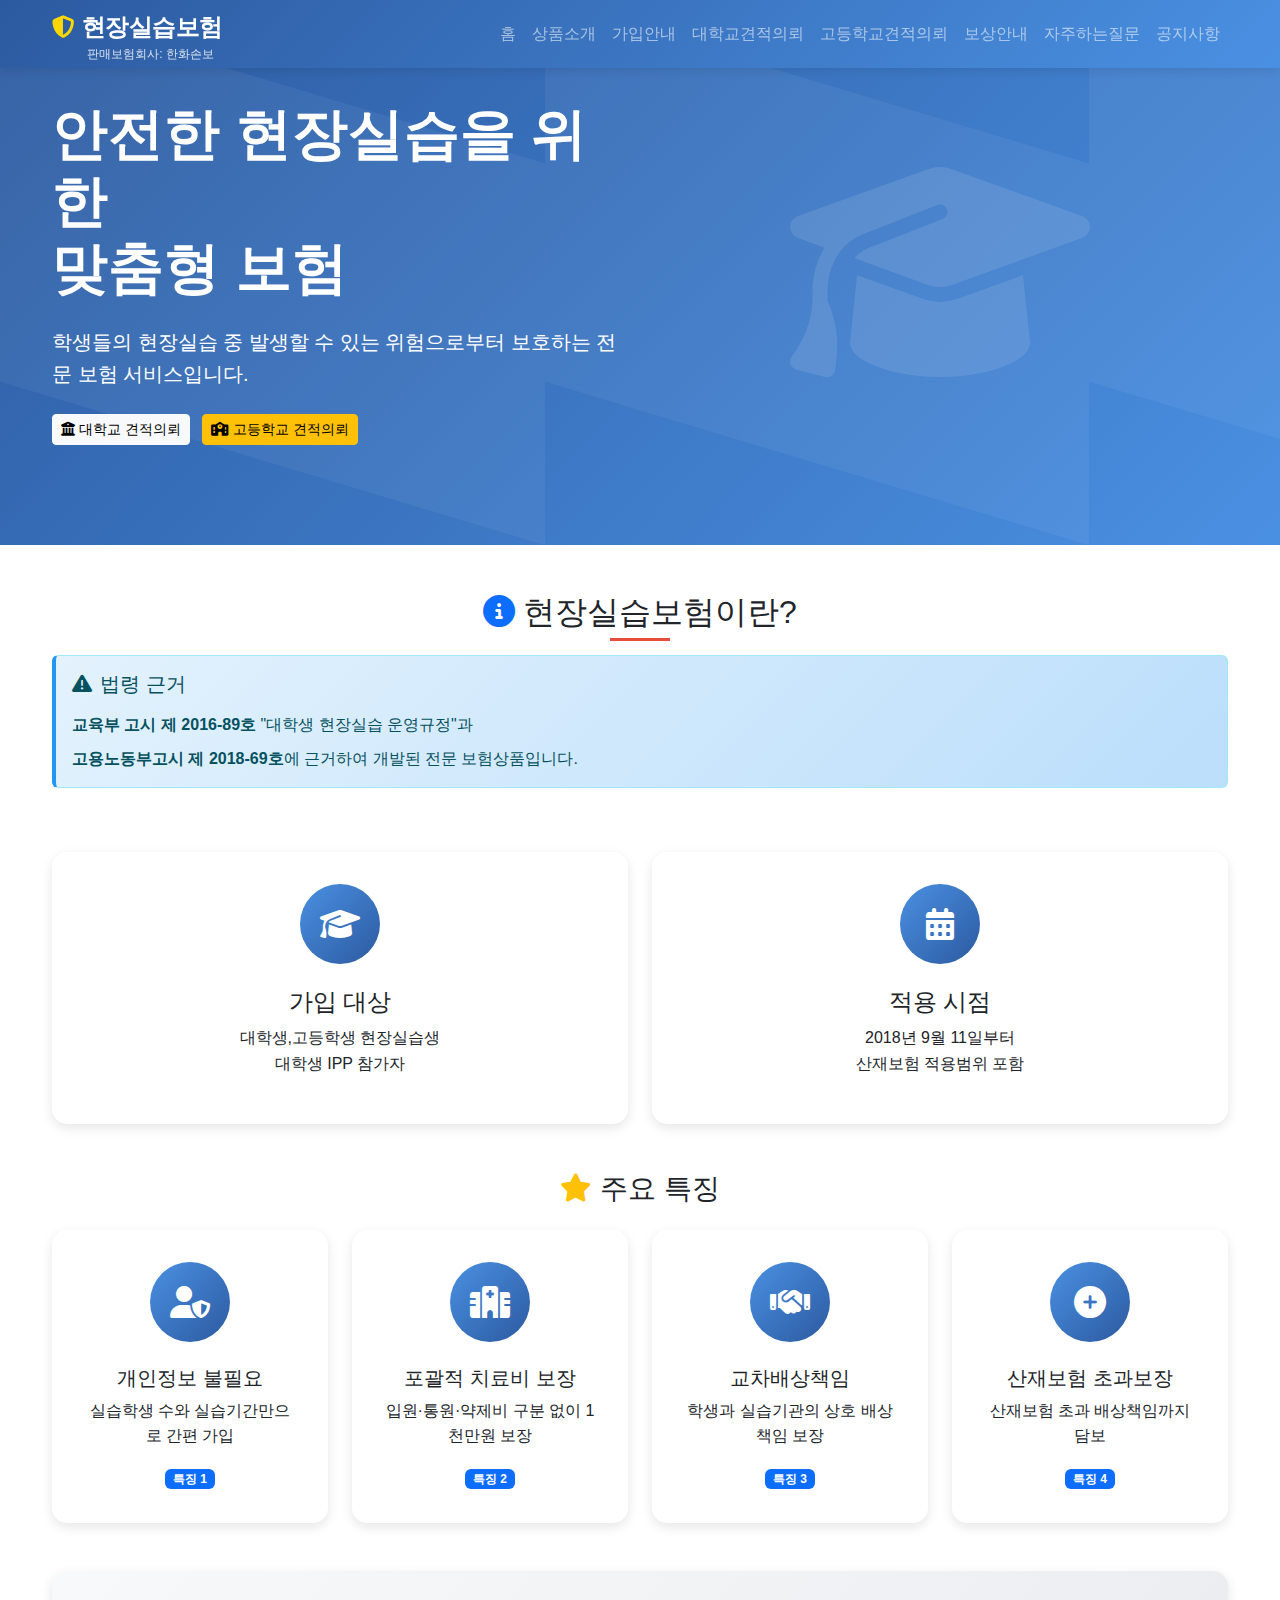
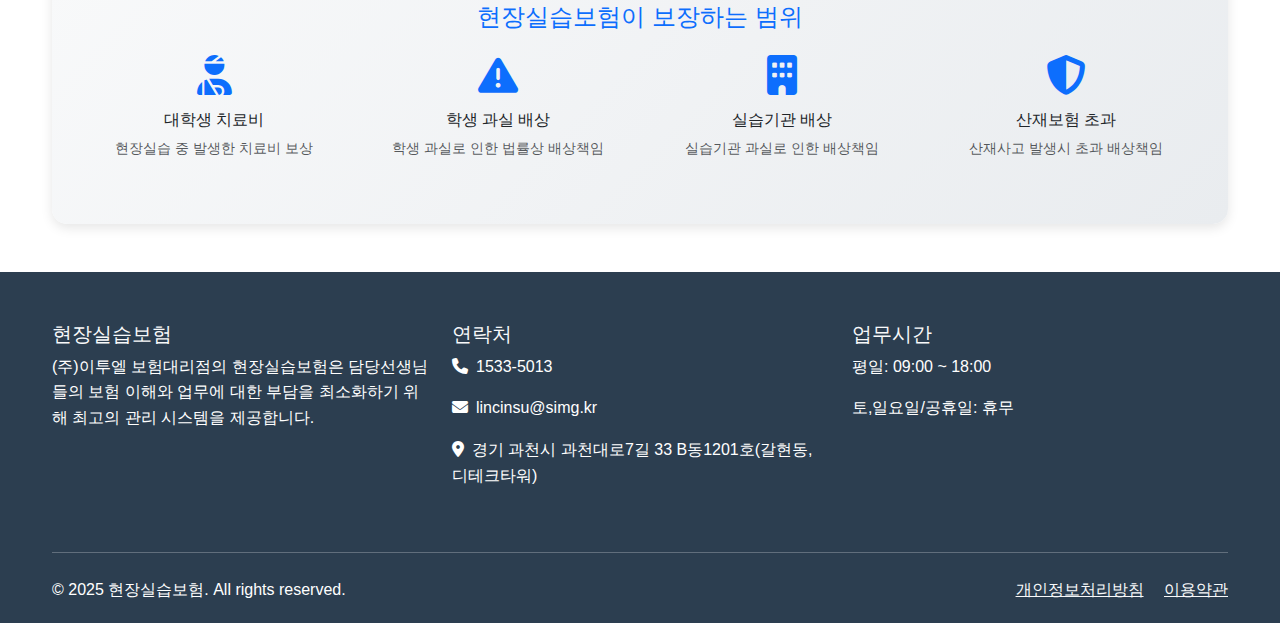
<file: www/index.html>
<!DOCTYPE html>
<html lang="ko">
<head>
    <meta charset="UTF-8">
    <meta name="viewport" content="width=device-width, initial-scale=1.0">
    <title>현장실습보험 - 안전한 실습을 위한 보험</title>
    <link href="https://cdnjs.cloudflare.com/ajax/libs/bootstrap/5.3.0/css/bootstrap.min.css" rel="stylesheet">
    <link href="https://cdnjs.cloudflare.com/ajax/libs/font-awesome/6.4.0/css/all.min.css" rel="stylesheet">
     <link href="css/style.css" rel="stylesheet">
</head>
<body>
    <!-- Navigation -->
    <nav class="navbar navbar-expand-lg navbar-dark fixed-top">
        <div class="container">
            <a class="navbar-brand" href="#" onclick="showPage('home')">
                <div class="brand-title">
                    <i class="fas fa-shield-alt me-2"></i>현장실습보험
                </div>
                <div class="insurance-company">
                    판매보험회사: 한화손보
                </div>
            </a>
            <button class="navbar-toggler" type="button" data-bs-toggle="collapse" data-bs-target="#navbarNav">
                <span class="navbar-toggler-icon"></span>
            </button>
            <div class="collapse navbar-collapse" id="navbarNav">
                <ul class="navbar-nav ms-auto">
                    <li class="nav-item">
                        <a class="nav-link" href="#" onclick="showPage('home')">홈</a>
                    </li>
                    <li class="nav-item">
                        <a class="nav-link" href="#" onclick="showPage('products')">상품소개</a>
                    </li>
                    <li class="nav-item">
                        <a class="nav-link" href="#" onclick="showPage('guide')">가입안내</a>
                    </li>
                    <li class="nav-item">
                        <a class="nav-link" href="#" onclick="showPage('university-quote')">대학교견적의뢰</a>
                    </li>
                    <li class="nav-item">
                        <a class="nav-link" href="#" onclick="showPage('highschool-quote')">고등학교견적의뢰</a>
                    </li>
                    <li class="nav-item">
                        <a class="nav-link" href="#" onclick="showPage('12')">보상안내</a>
                    </li>
                    <li class="nav-item">
                        <a class="nav-link" href="#" onclick="showPage('faq')">자주하는질문</a>
                    </li>
                    <li class="nav-item">
                        <a class="nav-link" href="#" onclick="showPage('notice')">공지사항</a>
                    </li>
                </ul>
            </div>
        </div>
    </nav>

    <!-- Home Page -->
    <div id="home" class="page current-page">
        <!-- Hero Section -->
        <section class="hero-section">
            <div class="container">
                <div class="row align-items-center">
                    <div class="col-lg-6 hero-content">
                        <h1 class="display-4 fw-bold mb-4 fade-in-up">안전한 현장실습을 위한<br>맞춤형 보험</h1>
                        <p class="lead mb-4 fade-in-up">학생들의 현장실습 중 발생할 수 있는 위험으로부터 보호하는 전문 보험 서비스입니다.</p>
                        <div class="fade-in-up">
                            <div class="mt-3">
                                <button class="btn btn-light btn-sm me-2" onclick="showPage('university-quote')">
                                    <i class="fas fa-university me-1"></i>대학교 견적의뢰
                                </button>
                                <button class="btn btn-warning btn-sm" onclick="showPage('highschool-quote')">
                                    <i class="fas fa-school me-1"></i>고등학교 견적의뢰
                                </button>
                            </div>
                        </div>
                    </div>
                    <div class="col-lg-6">
                        <div class="text-center">
                            <i class="fas fa-graduation-cap" style="font-size: 15rem; opacity: 0.1;"></i>
                        </div>
                    </div>
                </div>
            </div>
        </section>

        <!-- Features Section -->
        <section class="py-5">
            <div class="container">
                <h2 class="section-title text-center mb-4"><i class="fas fa-info-circle text-primary me-2"></i>현장실습보험이란?</h2>
                
                <!-- 법령 근거 안내 -->
                <div class="row mb-5">
                    <div class="col-12">
                        <div class="alert alert-info" style="background: linear-gradient(135deg, #e3f2fd 0%, #bbdefb 100%); border-left: 4px solid #2196f3;">
                            <h5 class="alert-heading mb-3"><i class="fas fa-exclamation-triangle me-2"></i>법령 근거</h5>
                            <p class="mb-2"><strong>교육부 고시 제 2016-89호</strong> "대학생 현장실습 운영규정"과</p>
                            <p class="mb-0"><strong>고용노동부고시 제 2018-69호</strong>에 근거하여 개발된 전문 보험상품입니다.</p>
                        </div>
                    </div>
                </div>

                <!-- 기본 정보 -->
                <div class="row mb-5">
                    <div class="col-md-6">
                        <div class="feature-card text-center h-100">
                            <div class="feature-icon">
                                <i class="fas fa-graduation-cap"></i>
                            </div>
                            <h4>가입 대상</h4>
                            <p>대학생,고등학생 현장실습생<br>대학생 IPP 참가자</p>
                        </div>
                    </div>
                    <div class="col-md-6">
                        <div class="feature-card text-center h-100">
                            <div class="feature-icon">
                                <i class="fas fa-calendar-alt"></i>
                            </div>
                            <h4>적용 시점</h4>
                            <p>2018년 9월 11일부터<br>산재보험 적용범위 포함</p>
                        </div>
                    </div>
                </div>

                <!-- 주요 특징 -->
                <h3 class="text-center mb-4"><i class="fas fa-star text-warning me-2"></i>주요 특징</h3>
                <div class="row g-4">
                    <div class="col-md-6 col-lg-3">
                        <div class="feature-card text-center h-100">
                            <div class="feature-icon">
                                <i class="fas fa-user-shield"></i>
                            </div>
                            <h5>개인정보 불필요</h5>
                            <p>실습학생 수와 실습기간만으로 간편 가입</p>
                            <span class="badge bg-primary">특징 1</span>
                        </div>
                    </div>
                    <div class="col-md-6 col-lg-3">
                        <div class="feature-card text-center h-100">
                            <div class="feature-icon">
                                <i class="fas fa-hospital"></i>
                            </div>
                            <h5>포괄적 치료비 보장</h5>
                            <p>입원·통원·약제비 구분 없이 1천만원 보장</p>
                            <span class="badge bg-primary">특징 2</span>
                        </div>
                    </div>
                    <div class="col-md-6 col-lg-3">
                        <div class="feature-card text-center h-100">
                            <div class="feature-icon">
                                <i class="fas fa-handshake"></i>
                            </div>
                            <h5>교차배상책임</h5>
                            <p>학생과 실습기관의 상호 배상책임 보장</p>
                            <span class="badge bg-primary">특징 3</span>
                        </div>
                    </div>
                    <div class="col-md-6 col-lg-3">
                        <div class="feature-card text-center h-100">
                            <div class="feature-icon">
                                <i class="fas fa-plus-circle"></i>
                            </div>
                            <h5>산재보험 초과보장</h5>
                            <p>산재보험 초과 배상책임까지 담보</p>
                            <span class="badge bg-primary">특징 4</span>
                        </div>
                    </div>
                </div>

                <!-- 보장 범위 요약 -->
                <div class="row mt-5">
                    <div class="col-12">
                        <div class="feature-card" style="background: linear-gradient(135deg, #f8f9fa 0%, #e9ecef 100%);">
                            <h4 class="text-center mb-4 text-primary">현장실습보험이 보장하는 범위</h4>
                            <div class="row">
                                <div class="col-md-3 text-center mb-3">
                                    <i class="fas fa-user-injured text-primary" style="font-size: 2.5rem; margin-bottom: 15px;"></i>
                                    <h6>대학생 치료비</h6>
                                    <p class="small text-muted">현장실습 중 발생한 치료비 보상</p>
                                </div>
                                <div class="col-md-3 text-center mb-3">
                                    <i class="fas fa-exclamation-triangle text-primary" style="font-size: 2.5rem; margin-bottom: 15px;"></i>
                                    <h6>학생 과실 배상</h6>
                                    <p class="small text-muted">학생 과실로 인한 법률상 배상책임</p>
                                </div>
                                <div class="col-md-3 text-center mb-3">
                                    <i class="fas fa-building text-primary" style="font-size: 2.5rem; margin-bottom: 15px;"></i>
                                    <h6>실습기관 배상</h6>
                                    <p class="small text-muted">실습기관 과실로 인한 배상책임</p>
                                </div>
                                <div class="col-md-3 text-center mb-3">
                                    <i class="fas fa-shield-alt text-primary" style="font-size: 2.5rem; margin-bottom: 15px;"></i>
                                    <h6>산재보험 초과</h6>
                                    <p class="small text-muted">산재사고 발생시 초과 배상책임</p>
                                </div>
                            </div>
                        </div>
                    </div>
                </div>
            </div>
        </section>
    </div>

    <!-- Products Page -->
    <div id="products" class="page hidden-page" style="padding-top: 100px;">
        <div class="container">
            <h2 class="section-title">상품소개</h2>
            
            <!-- 상품 개발 배경 -->
            <div class="row mb-5">
                <div class="col-12">
                    <div class="feature-card" style="background: linear-gradient(135deg, #f8f9fa 0%, #e9ecef 100%);">
                        <h3 class="text-primary mb-4"><i class="fas fa-info-circle me-2"></i>상품 개발 배경</h3>
                        <div class="row">
                            <div class="col-md-6">
                                <h5 class="text-dark">교육부 고시 준수</h5>
                                <p><strong>교육부 고시 제 2016-89호</strong> "대학생 현장실습 운영규정" 등에서 정하는 학생보호에 대한 규정을 지원하기 위해 개발되었습니다.</p>
                            </div>
                            <div class="col-md-6">
                                <h5 class="text-dark">법령 개정 반영</h5>
                                <p><strong>고용노동부고시 제 2018-69호</strong>에 근거하여 2018.9.11부터 대학생 현장실습생도 산업재해보상보험 적용범위에 포함되었습니다.</p>
                            </div>
                        </div>
                    </div>
                </div>
            </div>

            <!-- 보상 내용 -->
            <div class="row mb-5">
                <div class="col-12">
                    <div class="feature-card">
                        <h3 class="text-primary mb-4"><i class="fas fa-shield-alt me-2"></i>보상 내용</h3>
                        <div class="table-responsive">
                            <table class="table table-striped table-bordered">
                                <thead class="table-primary">
                                    <tr>
                                        <th rowspan="2" class="text-center align-middle">구분</th>
                                        <th colspan="2" class="text-center">가입유형별 보상한도</th>
                                    </tr>
                                    <tr>
                                        <th class="text-center">가입유형 A</th>
                                        <th class="text-center">가입유형 B</th>
                                    </tr>
                                </thead>
                                <tbody>
                                    <tr>
                                        <td class="text-center"><strong>(대인 및 대물) 배상책임</strong></td>
                                        <td class="text-center">사고당 2억원</td>
                                        <td class="text-center">사고당 3억원</td>
                                    </tr>
                                    <tr>
                                        <td class="text-center"><strong>(산재보험 초과) 배상책임</strong></td>
                                        <td class="text-center">사고당 2억원</td>
                                        <td class="text-center">사고당 3억원</td>
                                    </tr>
                                    <tr>
                                        <td class="text-center"><strong>(실습중) 치료비</strong></td>
                                        <td class="text-center">1인당 1천만원</td>
                                        <td class="text-center">1인당 1천만원</td>
                                    </tr>
                                </tbody>
                            </table>
                        </div>
                        <div class="mt-3">
                            <p class="text-primary mb-2"><strong>※ 보험 증권당 총 보상한도 10억원</strong></p>
                            <p class="text-danger"><strong>※ 배상책임 자기부담금 1사고당 10만원 / 치료비 자기부담금 없음</strong></p>
                        </div>
                        <div class="text-center mt-4">
                            <button class="btn btn-primary me-3" onclick="showPage('university-quote')">
                                <i class="fas fa-university me-2"></i>대학교 견적받기
                            </button>
                            <button class="btn btn-outline-primary" onclick="showPage('highschool-quote')">
                                <i class="fas fa-school me-2"></i>고등학교 견적받기
                            </button>
                        </div>
                    </div>
                </div>
            </div>
        </div>
    </div>

<div id="guide" class="page hidden-page" style="padding-top: 100px;">
    <div class="container">
        <h2 class="section-title">가입안내</h2>
        
        <!-- 가입절차 -->
        <div class="row mb-5">
            <div class="col-12">
                <div class="feature-card">
                    <h3 class="text-primary mb-4"><i class="fas fa-clipboard-list me-2"></i>가입절차</h3>
                    
                    <div class="row">
                        <div class="col-md-6">
                            <div class="d-flex align-items-start mb-4">
                                <div class="feature-icon me-3" style="width: 50px; height: 50px; font-size: 1.2rem; background: linear-gradient(135deg, #ff9900, #ff6600);">
                                    1
                                </div>
                                <div>
                                    <h5 class="text-dark">STEP 1: 견적의뢰 신청</h5>
                                    <p class="mb-2">홈페이지 "견적의뢰" 내용 작성 및 신청</p>
                                    <p class="text-warning"><strong>※ 대학교견적의뢰 / 고등학교견적의뢰 선택에 유의하여 작성해주시기 바랍니다.</strong></p>
                                    <div class="mt-3">
                                        <button class="btn btn-outline-primary btn-sm me-2" onclick="showPage('university-quote')">
                                            <i class="fas fa-university me-1"></i>대학교 견적의뢰
                                        </button>
                                        <button class="btn btn-outline-primary btn-sm" onclick="showPage('highschool-quote')">
                                            <i class="fas fa-school me-1"></i>고등학교 견적의뢰
                                        </button>
                                    </div>
                                </div>
                            </div>
                        </div>
                        
                        <div class="col-md-6">
                            <div class="d-flex align-items-start mb-4">
                                <div class="feature-icon me-3" style="width: 50px; height: 50px; font-size: 1.2rem; background: linear-gradient(135deg, #ff9900, #ff6600);">
                                    2
                                </div>
                                <div>
                                    <h5 class="text-dark">STEP 2: 담당자 메일 송신</h5>
                                    <p class="mb-2">업무 담당자가 신청 선생님께 메일 송신</p>
                                    <p class="mb-1">진행 내용을 확인할 수 있는 <span class="text-danger fw-bold">담당자 전용 사이트 주소</span>와 로그인 정보를 메일로 전달드립니다.</p>
                                    
                                    <div class="mt-3 p-3 bg-light rounded">
                                        <h6 class="text-primary mb-2">메일로 제공되는 내용:</h6>
                                        <ul class="mb-0 small">
                                            <li>의뢰한 내용 확인</li>
                                            <li>보험료 확인 및 청약서 출력</li>
                                        </ul>
                                    </div>
                                </div>
                            </div>
                        </div>
                    </div>
                    
                    <!-- STEP 3 추가 -->
                    <div class="row">
                        <div class="col-md-6">
                            <div class="d-flex align-items-start mb-4">
                                <div class="feature-icon me-3" style="width: 50px; height: 50px; font-size: 1.2rem; background: linear-gradient(135deg, #ff9900, #ff6600);">
                                    3
                                </div>
                                <div>
                                    <h5 class="text-dark">STEP 3: 담당자 선생님 관리사이트 로그인</h5>
                                    <div class="mt-3 p-3 bg-light rounded">
                                        <p class="mb-2"><strong>1. 질문서, 청약서 다운로드하여 내용 확인 후 신청 내용 일치하면 직인 날인</strong></p>
                                        <p class="mb-2"><strong>2. 학과별 참여 인원 현황(예시 파일)</strong></p>
                                        <p class="mb-2"><strong>3. 결제 방식을 선택</strong></p>
                                        <ul class="small mb-0">
                                            <li>현금이면 가상계좌로 입금 (청약서 가상계좌)</li>
                                            <li>카드이면 카드번호 유효기간</li>
                                        </ul>
                                    </div>
                                </div>
                            </div>
                        </div>
                        
                        <div class="col-md-6">
                            <div class="d-flex align-items-start mb-4">
                                <div class="feature-icon me-3" style="width: 50px; height: 50px; font-size: 1.2rem; background: linear-gradient(135deg, #ff9900, #ff6600);">
                                    4
                                </div>
                                <div>
                                    <h5 class="text-dark">STEP 4: 이투엘 현장실습보험 담당자가 보험료 결제</h5>
                                    <p class="mb-2">현금이면 입금 확인, 카드이면 카드승인 후 수납하여 영수증, 증권발급하여 관리사이트에 업로드 하고 메일을 드립니다.</p>
                                    

                                </div>
                            </div>
                        </div>
                    </div>
                </div>
            </div>
        </div>
        
        <!-- 중요 안내사항 별도 섹션 -->
        <div class="row">
            <div class="col-12">
                <div class="feature-card" style="border-left: 5px solid #dc3545;">
                    <h3 class="text-danger mb-4"><i class="fas fa-exclamation-triangle me-2"></i>중요 안내사항</h3>
                    
                    <div class="row">
                        <div class="col-md-6">
                            <div class="alert alert-warning">
                                <h6 class="text-dark mb-2"><i class="fas fa-edit me-1"></i>질문서 수정 가능 기간</h6>
                                <p class="mb-0 small">입금 또는 카드 승인을 받기 전까지는 질문서를 수정할 수 있습니다.</p>
                            </div>
                        </div>
                        
                        <div class="col-md-6">
                            <div class="alert alert-info">
                                <h6 class="text-dark mb-2"><i class="fas fa-user-plus me-1"></i>참여인원 변경 시</h6>
                                <p class="mb-0 small">증권발급 후 참여인원 등의 변경사항이 발생하면 신규추가로 처리하시면 됩니다.</p>
                            </div>
                        </div>
                    </div>
                    
                    <div class="row mt-3">
                        <div class="col-12">
                            <div class="alert alert-primary">
                                <h6 class="text-dark mb-2"><i class="fas fa-calendar-alt me-1"></i>보험기간 안내</h6>
                                <div class="small">
                                    <p class="mb-1"><strong>예시:</strong> 실습기간이 2016.09.01부터 2016.12.23일인 경우</p>
                                    <p class="mb-1">→ 보험기간은 <span class="text-primary fw-bold">2016.09.01 01:00</span>부터 <span class="text-primary fw-bold">2016.12.23 01:00</span>까지입니다</p>
                                    <p class="mb-0 text-danger">※ 보험증권의 종료일은 실습기간의 마지막날보다 하루 더 길게 표시됩니다</p>
                                </div>
                            </div>
                        </div>
                    </div>
                </div>
            </div>
        </div>
    </div>
</div>

	   <!-- University Quote Page -->
	<div id="university-quote" class="page hidden-page" style="padding-top: 100px;">
		<div class="container">
			<h2 class="section-title">대학교 현장실습보험 견적의뢰</h2>
			
			<!-- 개선된 안내 메시지 -->
			<div class="guide-section">
				<div class="alert-enhanced">
					<h5 class="alert-heading-enhanced">
						<i class="fas fa-info-circle"></i>견적 신청 안내
					</h5>
					<p class="mb-2" style="color: #495057; font-size: 1.05rem; line-height: 1.7;">본 질문서는 보험료 산출을 위한 중요한 자료로 활용됩니다.</p>
					<p class="mb-0" style="color: #495057; font-size: 1.05rem; line-height: 1.7;">사실과 다를 경우 보험금 지급 시 영향을 미칠 수 있사오니 정확하게 작성해 주시기 바랍니다.</p>
				</div>
			</div>

			<!-- 개선된 폼 컨테이너 -->
			<div class="form-container">
				<div class="quote-form-enhanced">
					<form id="universityQuoteForm">
						<!-- 1. 계약자 정보 -->
						<div class="form-section mb-5">
							<div class="form-section-header">
								<h4>
									<i class="fas fa-university"></i>1. 계약자 정보 
									<small class="text-muted">(대학교 또는 산학협력단)</small>
								</h4>
							</div>
							
							<div class="row g-4">
								<div class="col-md-6">
									<div class="row align-items-center">
										<div class="col-md-4">
											<label class="form-label-enhanced mb-0">
												사업자번호 <span class="required-asterisk">*</span>
											</label>
										</div>
										<div class="col-md-8">
											<input type="text" class="form-control form-control-enhanced" 
												   name="business_number" id="business_number"
												   placeholder="하이픈 없이 번호만 입력" maxlength="10" required>
										</div>
									</div>
								</div>
								<div class="col-md-6">
									<div class="row align-items-center">
										<div class="col-md-4">
											<label class="form-label-enhanced mb-0">
												계약자 (대학교명) <span class="required-asterisk">*</span>
											</label>
										</div>
										<div class="col-md-8">
											<input type="text" class="form-control form-control-enhanced" 
												   name="university_name" id="university_name"
												   placeholder="대학교명을 입력해주세요" required>
										</div>
									</div>
								</div>
							</div>
							
							<div class="row g-4 mt-2">
								<div class="col-md-6">
									<div class="row align-items-start">
										<div class="col-md-4">
											<label class="form-label-enhanced mb-0 pt-2">
												주소 <span class="required-asterisk">*</span>
											</label>
										</div>
										<div class="col-md-8">
											<textarea class="form-control form-control-enhanced textarea-enhanced textarea-full-height" 
													  name="address" id="address"
													  placeholder="상세주소를 포함하여 입력해주세요" required></textarea>
										</div>
									</div>
								</div>
								<div class="col-md-6">
									<div class="row g-3">
										<div class="col-12">
											<div class="row align-items-center">
												<div class="col-md-4">
													<label class="form-label-enhanced mb-0">
														연락처 <span class="required-asterisk">*</span>
													</label>
												</div>
												<div class="col-md-8">
													<input type="tel" class="form-control form-control-enhanced" 
														   name="phone" id="phone"
														   placeholder="하이픈 없이 번호만 입력" required>
												</div>
											</div>
										</div>
										<div class="col-12">
											<div class="row align-items-center">
												<div class="col-md-4">
													<label class="form-label-enhanced mb-0">
														이메일 <span class="required-asterisk">*</span>
													</label>
												</div>
												<div class="col-md-8">
													<input type="email" class="form-control form-control-enhanced" 
														   name="email" id="email"
														   placeholder="example@university.ac.kr" required>
												</div>
											</div>
										</div>
									</div>
								</div>
							</div>
						</div>

						<!-- 2. 현장실습 관련 사항 -->
						<div class="form-section mb-5">
							<div class="form-section-header">
								<h4>
									<i class="fas fa-clipboard-list"></i>2. 현장실습 관련 사항
								</h4>
							</div>
							
							<div class="mb-4">
								<div class="row align-items-center">
									<div class="col-md-3">
										<label class="form-label-enhanced mb-0">
											현장실습시기 <span class="required-asterisk">*</span>
										</label>
									</div>
									<div class="col-md-9">
										<div class="radio-group-enhanced d-flex flex-wrap gap-3">
											<div class="form-check-enhanced">
												<input class="form-check-input" type="radio" name="season" value="1" id="season1">
												<label class="form-check-label" for="season1">1학기</label>
											</div>
											<div class="form-check-enhanced">
												<input class="form-check-input" type="radio" name="season" value="2" id="season2">
												<label class="form-check-label" for="season2">하계계절</label>
											</div>
											<div class="form-check-enhanced">
												<input class="form-check-input" type="radio" name="season" value="3" id="season3">
												<label class="form-check-label" for="season3">2학기</label>
											</div>
											<div class="form-check-enhanced">
												<input class="form-check-input" type="radio" name="season" value="4" id="season4">
												<label class="form-check-label" for="season4">동계계절</label>
											</div>
										</div>
									</div>
								</div>
							</div>

							<div class="row g-4">
								<div class="col-md-6">
									<div class="row align-items-center">
										<div class="col-md-4">
											<label class="form-label-enhanced mb-0">
												보험 시작일 <span class="required-asterisk">*</span>
											</label>
										</div>
										<div class="col-md-8">
											<input type="date" class="form-control form-control-enhanced" 
												   name="start_date" id="start_date" required>
										</div>
									</div>
								</div>
								<div class="col-md-6">
									<div class="row align-items-center">
										<div class="col-md-4">
											<label class="form-label-enhanced mb-0">
												보험 종료일 <span class="required-asterisk">*</span>
											</label>
										</div>
										<div class="col-md-8">
											<input type="date" class="form-control form-control-enhanced" 
												   name="end_date" id="end_date" required>
										</div>
									</div>
								</div>
							</div>
						</div>

						<!-- 3. 보험가입 유형 선택 -->
						<div class="form-section mb-5">
							<div class="form-section-header">
								<h4>
									<i class="fas fa-shield-alt"></i>3. 보험가입 유형 선택
								</h4>
							</div>
							
							<div class="table-responsive">
								<table class="table table-enhanced">
									<thead>
										<tr>
											<th width="30%" class="text-center">보장내용</th>
											<th width="35%" class="text-center">
												<div class="form-check">
													<input class="form-check-input" type="radio" name="plan" value="A" id="planA">
													<label class="form-check-label" for="planA">PLAN A</label>
												</div>
											</th>
											<th width="35%" class="text-center">
												<div class="form-check">
													<input class="form-check-input" type="radio" name="plan" value="B" id="planB">
													<label class="form-check-label" for="planB">PLAN B</label>
												</div>
											</th>
										</tr>
									</thead>
									<tbody>
										<tr>
											<td class="fw-bold text-center">대인 및 대물 보상</td>
											<td class="text-center">1사고당 2억원</td>
											<td class="text-center">1사고당 3억원</td>
										</tr>
										<tr>
											<td class="fw-bold text-center">산재보험 초과 사용자배상</td>
											<td class="text-center">1사고당 2억원</td>
											<td class="text-center">1사고당 3억원</td>
										</tr>
										<tr>
											<td class="fw-bold text-center">배상책임 자기부담금</td>
											<td class="text-center">10만원</td>
											<td class="text-center">10만원</td>
										</tr>
										<tr>
											<td class="fw-bold text-center">실습 중 치료비</td>
											<td class="text-center">1인당 및 1사고당: 1천만원</td>
											<td class="text-center">1인당 및 1사고당: 1천만원</td>
										</tr>
									</tbody>
								</table>
							</div>
						</div>

						<!-- 4. 실습기간별 참여인원 -->
						<div class="form-section mb-5">
							<div class="form-section-header">
								<h4>
									<i class="fas fa-users"></i>4. 실습기간별 참여인원
								</h4>
							</div>
							
							<div class="table-responsive">
								<table class="table participants-table">
									<thead class="table-light">
										<tr>
											<th width="20%" class="text-center">실습기간</th>
											<th width="30%" class="text-center">참여인원</th>
											<th width="20%" class="text-center">실습기간</th>
											<th width="30%" class="text-center">참여인원</th>
										</tr>
									</thead>
									<tbody>
										<tr>
											<td class="text-center fw-bold">4주</td>
											<td class="text-center">
											  <div class="week-input-wrapper">
												<input type="text" class="week-input" data-week="4" >
												<span class="unit-label">명</span>
											  </div>
											</td>
											<td class="text-center fw-bold">16주</td>
											<td class="text-center">
												<div class="week-input-wrapper">
													<input type="text" class="week-input" data-week="16" >
													<span class="unit-label">명</span>
												</div>
											</td>
										</tr>
										<tr>
											<td class="text-center fw-bold">5주</td>
											<td class="text-center">
												<div class="week-input-wrapper">
													<input type="text" class="week-input" data-week="5" >
													<span class="unit-label">명</span>
												</div>
											</td>
											<td class="text-center fw-bold">17주</td>
											<td class="text-center">
												<div class="week-input-wrapper">
													<input type="text" class="week-input" data-week="17" >
													<span class="unit-label">명</span>
												</div>
											</td>
										</tr>
										<tr>
											<td class="text-center fw-bold">6주</td>
											<td class="text-center">
												<div class="week-input-wrapper">
													<input type="text" class="week-input" data-week="6" >
													<span class="unit-label">명</span>
												</div>
											</td>
											<td class="text-center fw-bold">18주</td>
											<td class="text-center">
												<div class="week-input-wrapper">
													<input type="text" class="week-input" data-week="18" >
													<span class="unit-label">명</span>
												</div>
											</td>
										</tr>
										<tr>
											<td class="text-center fw-bold">7주</td>
											<td class="text-center">
												<div class="week-input-wrapper">
													<input type="text" class="week-input" data-week="7" >
													<span class="unit-label">명</span>
												</div>
											</td>
											<td class="text-center fw-bold">19주</td>
											<td class="text-center">
												<div class="week-input-wrapper">
													<input type="text" class="week-input" data-week="19" >
													<span class="unit-label">명</span>
												</div>
											</td>
										</tr>
										<tr>
											<td class="text-center fw-bold">8주</td>
											<td class="text-center">
												<div class="week-input-wrapper">
													<input type="text" class="week-input" data-week="8" >
													<span class="unit-label">명</span>
												</div>
											</td>
											<td class="text-center fw-bold">20주</td>
											<td class="text-center">
												<div class="week-input-wrapper">
													<input type="text" class="week-input" data-week="20" >
													<span class="unit-label">명</span>
												</div>
											</td>
										</tr>
										<tr>
											<td class="text-center fw-bold">9주</td>
											<td class="text-center">
												<div class="week-input-wrapper">
													<input type="text" class="week-input" data-week="9" >
													<span class="unit-label">명</span>
												</div>
											</td>
											<td class="text-center fw-bold">21주</td>
											<td class="text-center">
												<div class="week-input-wrapper">
													<input type="text" class="week-input" data-week="21" >
													<span class="unit-label">명</span>
												</div>
											</td>
										</tr>
										<tr>
											<td class="text-center fw-bold">10주</td>
											<td class="text-center">
												<div class="week-input-wrapper">
													<input type="text" class="week-input" data-week="10" >
													<span class="unit-label">명</span>
												</div>
											</td>
											<td class="text-center fw-bold">22주</td>
											<td class="text-center">
												<div class="week-input-wrapper">
													<input type="text" class="week-input" data-week="22" >
													<span class="unit-label">명</span>
												</div>
											</td>
										</tr>
										<tr>
											<td class="text-center fw-bold">11주</td>
											<td class="text-center">
												<div class="week-input-wrapper">
													<input type="text" class="week-input" data-week="11" >
													<span class="unit-label">명</span>
												</div>
											</td>
											<td class="text-center fw-bold">23주</td>
											<td class="text-center">
												<div class="week-input-wrapper">
													<input type="text" class="week-input" data-week="23" >
													<span class="unit-label">명</span>
												</div>
											</td>
										</tr>
										<tr>
											<td class="text-center fw-bold">12주</td>
											<td class="text-center">
												<div class="week-input-wrapper">
													<input type="text" class="week-input" data-week="12" >
													<span class="unit-label">명</span>
												</div>
											</td>
											<td class="text-center fw-bold">24주</td>
											<td class="text-center">
												<div class="week-input-wrapper">
													<input type="text" class="week-input" data-week="24" >
													<span class="unit-label">명</span>
												</div>
											</td>
										</tr>
										<tr>
											<td class="text-center fw-bold">13주</td>
											<td class="text-center">
												<div class="week-input-wrapper">
													<input type="text" class="week-input" data-week="13" >
													<span class="unit-label">명</span>
												</div>
											</td>
											<td class="text-center fw-bold">25주</td>
											<td class="text-center">
												<div class="week-input-wrapper">
													<input type="text" class="week-input" data-week="25" >
													<span class="unit-label">명</span>
												</div>
											</td>
										</tr>
										<tr>
											<td class="text-center fw-bold">14주</td>
											<td class="text-center">
												<div class="week-input-wrapper">
													<input type="text" class="week-input" data-week="14" >
													<span class="unit-label">명</span>
												</div>
											</td>
											<td class="text-center fw-bold">26주</td>
											<td class="text-center">
												<div class="week-input-wrapper">
													<input type="text" class="week-input" data-week="26" >
													<span class="unit-label">명</span>
												</div>
											</td>
										</tr>
										<tr>
											<td class="text-center fw-bold">15주</td>
											<td class="text-center">
												<div class="week-input-wrapper">
													<input type="text" class="week-input" data-week="15" >
													<span class="unit-label">명</span>
												</div>
											</td>
											<td></td>
											<td></td>
										</tr>
									</tbody>
									<tfoot>
										<tr>
											<th colspan="3" class="text-center">총 참여인원 수</th>
											<th class="text-center">
												<span id="totalParticipants" class="total-participants"></span> 명
											</th>
										</tr>
									</tfoot>
								</table>
							</div>
						</div>

						<!-- 5. 추가 정보 -->
						<div class="form-section mb-4">
							<div class="form-section-header">
								<h4>
									<i class="fas fa-plus-circle"></i>5. 추가 정보
								</h4>
							</div>
							
							<div class="row g-4">
								<div class="col-12">
									<label class="form-label-enhanced">
										담당자명 <span class="required-asterisk">*</span>
									</label>
									<input type="text" class="form-control form-control-enhanced" 
										   name="manager_name" id="manager_name"
										   placeholder="담당자 성함을 입력해주세요" required>
								</div>
								<div class="col-12">
									<label class="form-label-enhanced">특이사항 및 요청사항</label>
									<textarea class="form-control form-control-enhanced" rows="4" 
											  name="special_notes" id="special_notes"
											  placeholder="실습 중 특별히 주의해야 할 사항이나 요청사항을 입력해주세요." 
											  style="min-height: 120px; resize: vertical;"></textarea>
								</div>
							</div>
						</div>

						<!-- 제출 버튼 -->
						<div class="submit-section">
							<button type="submit" class="btn btn-submit-enhanced">
								<i class="fas fa-paper-plane me-2"></i>견적 요청하기
							</button>
							<p class="text-muted mt-3 mb-0">
								<i class="fas fa-shield-alt me-1"></i>
								귀하의 정보는 안전하게 보호되며, 견적 산출 목적으로만 사용됩니다.
							</p>
						</div>
					</form>
				</div>
			</div>
		</div>
	</div>

    <!-- High School Quote Page - 대학교와 동일한 구조로 수정 -->
	<div id="highschool-quote" class="page hidden-page" style="padding-top: 100px;">
		<div class="container">
			<h2 class="section-title">고등학교 현장실습보험 견적의뢰</h2>
			
			<!-- 개선된 안내 메시지 -->
			<div class="guide-section">
				<div class="alert-enhanced">
					<h5 class="alert-heading-enhanced">
						<i class="fas fa-info-circle"></i>견적 신청 안내
					</h5>
					<p class="mb-2" style="color: #495057; font-size: 1.05rem; line-height: 1.7;">본 질문서는 보험료 산출을 위한 중요한 자료로 활용됩니다.</p>
					<p class="mb-0" style="color: #495057; font-size: 1.05rem; line-height: 1.7;">사실과 다를 경우 보험금 지급 시 영향을 미칠 수 있사오니 정확하게 작성해 주시기 바랍니다.</p>
				</div>
			</div>

			<!-- 개선된 폼 컨테이너 -->
			<div class="form-container">
				<div class="quote-form-enhanced">
					<form id="highschoolQuoteForm">
						<!-- 1. 계약자 정보 -->
						<div class="form-section mb-5">
							<div class="form-section-header">
								<h4>
									<i class="fas fa-school"></i>1. 계약자 정보 
									<small class="text-muted">(고등학교)</small>
								</h4>
							</div>
							
							<div class="row g-4">
								<div class="col-md-6">
									<div class="row align-items-center">
										<div class="col-md-4">
											<label class="form-label-enhanced mb-0">
												사업자번호 <span class="required-asterisk">*</span>
											</label>
										</div>
										<div class="col-md-8">
											<input type="text" class="form-control form-control-enhanced" 
												   name="business_number" id="business_number"
												   placeholder="하이픈 없이 번호만 입력" maxlength="10" required>
										</div>
									</div>
								</div>
								<div class="col-md-6">
									<div class="row align-items-center">
										<div class="col-md-4">
											<label class="form-label-enhanced mb-0">
												계약자 (고등학교명) <span class="required-asterisk">*</span>
											</label>
										</div>
										<div class="col-md-8">
											<input type="text" class="form-control form-control-enhanced" 
												   name="school_name" id="school_name"
												   placeholder="고등학교명을 입력해주세요" required>
										</div>
									</div>
								</div>
							</div>
							
							<div class="row g-4 mt-2">
								<div class="col-md-6">
									<div class="row align-items-start">
										<div class="col-md-4">
											<label class="form-label-enhanced mb-0 pt-2">
												주소 <span class="required-asterisk">*</span>
											</label>
										</div>
										<div class="col-md-8">
											<textarea class="form-control form-control-enhanced textarea-enhanced textarea-full-height" 
													  name="address" id="address"
													  placeholder="상세주소를 포함하여 입력해주세요" required></textarea>
										</div>
									</div>
								</div>
								<div class="col-md-6">
									<div class="row g-3">
										<div class="col-12">
											<div class="row align-items-center">
												<div class="col-md-4">
													<label class="form-label-enhanced mb-0">
														연락처 <span class="required-asterisk">*</span>
													</label>
												</div>
												<div class="col-md-8">
													<input type="tel" class="form-control form-control-enhanced" 
														   name="phone" id="phone"
														   placeholder="하이픈 없이 번호만 입력" required>
												</div>
											</div>
										</div>
										<div class="col-12">
											<div class="row align-items-center">
												<div class="col-md-4">
													<label class="form-label-enhanced mb-0">
														이메일 <span class="required-asterisk">*</span>
													</label>
												</div>
												<div class="col-md-8">
													<input type="email" class="form-control form-control-enhanced" 
														   name="email" id="email"
														   placeholder="example@school.ac.kr" required>
												</div>
											</div>
										</div>
									</div>
								</div>
							</div>
						</div>

						<!-- 2. 현장실습 관련 사항 -->
						<div class="form-section mb-5">
							<div class="form-section-header">
								<h4>
									<i class="fas fa-clipboard-list"></i>2. 현장실습 관련 사항
								</h4>
							</div>
							
							<!-- ✅ 현장실습시기 선택 추가 -->
							<div class="mb-4">
								<div class="row align-items-center">
									<div class="col-md-3">
										<label class="form-label-enhanced mb-0">
											현장실습시기 <span class="required-asterisk">*</span>
										</label>
									</div>
									<div class="col-md-9">
										<div class="radio-group-enhanced d-flex flex-wrap gap-3">
											<div class="form-check-enhanced">
												<input class="form-check-input" type="radio" name="season" value="1" id="season1">
												<label class="form-check-label" for="season1">1학기</label>
											</div>
											<div class="form-check-enhanced">
												<input class="form-check-input" type="radio" name="season" value="2" id="season2">
												<label class="form-check-label" for="season2">하계계절</label>
											</div>
											<div class="form-check-enhanced">
												<input class="form-check-input" type="radio" name="season" value="3" id="season3">
												<label class="form-check-label" for="season3">2학기</label>
											</div>
											<div class="form-check-enhanced">
												<input class="form-check-input" type="radio" name="season" value="4" id="season4">
												<label class="form-check-label" for="season4">동계계절</label>
											</div>
										</div>
									</div>
								</div>
							</div>

							<div class="row g-4">
								<div class="col-md-6">
									<div class="row align-items-center">
										<div class="col-md-4">
											<label class="form-label-enhanced mb-0">
												보험 시작일 <span class="required-asterisk">*</span>
											</label>
										</div>
										<div class="col-md-8">
											<input type="date" class="form-control form-control-enhanced" 
												   name="start_date" id="start_date" required>
										</div>
									</div>
								</div>
								<div class="col-md-6">
									<div class="row align-items-center">
										<div class="col-md-4">
											<label class="form-label-enhanced mb-0">
												보험 종료일 <span class="required-asterisk">*</span>
											</label>
										</div>
										<div class="col-md-8">
											<input type="date" class="form-control form-control-enhanced" 
												   name="end_date" id="end_date" required>
										</div>
									</div>
								</div>
							</div>
						</div>

						<!-- 3. 보험가입 유형 선택 -->
						<div class="form-section mb-5">
							<div class="form-section-header">
								<h4>
									<i class="fas fa-shield-alt"></i>3. 보험가입 유형 선택
								</h4>
							</div>
							
							<div class="table-responsive">
								<table class="table table-enhanced">
									<thead>
										<tr>
											<th width="30%" class="text-center">보장내용</th>
											<th width="35%" class="text-center">
												<div class="form-check">
													<input class="form-check-input" type="radio" name="plan" value="A" id="planA">
													<label class="form-check-label" for="planA">PLAN A</label>
												</div>
											</th>
											<th width="35%" class="text-center">
												<div class="form-check">
													<input class="form-check-input" type="radio" name="plan" value="B" id="planB">
													<label class="form-check-label" for="planB">PLAN B</label>
												</div>
											</th>
										</tr>
									</thead>
									<tbody>
										<tr>
											<td class="fw-bold text-center">대인 및 대물 보상</td>
											<td class="text-center">1사고당 1억원</td>
											<td class="text-center">1사고당 2억원</td>
										</tr>
										<tr>
											<td class="fw-bold text-center">산재보험 초과 사용자배상</td>
											<td class="text-center">1사고당 1억원</td>
											<td class="text-center">1사고당 2억원</td>
										</tr>
										<tr>
											<td class="fw-bold text-center">배상책임 자기부담금</td>
											<td class="text-center">10만원</td>
											<td class="text-center">10만원</td>
										</tr>
										<tr>
											<td class="fw-bold text-center">실습 중 치료비</td>
											<td class="text-center">1인당 및 1사고당: 1천만원</td>
											<td class="text-center">1인당 및 1사고당: 1천만원</td>
										</tr>
									</tbody>
								</table>
							</div>
						</div>

						<!-- ✅ 4. 실습기간별 참여인원 추가 -->
						<div class="form-section mb-5">
							<div class="form-section-header">
								<h4>
									<i class="fas fa-users"></i>4. 실습기간별 참여인원
								</h4>
							</div>
							
							<div class="table-responsive">
								<table class="table participants-table">
									<thead class="table-light">
										<tr>
											<th width="20%" class="text-center">실습기간</th>
											<th width="30%" class="text-center">참여인원</th>
											<th width="20%" class="text-center">실습기간</th>
											<th width="30%" class="text-center">참여인원</th>
										</tr>
									</thead>
									<tbody>
										<tr>
											<td class="text-center fw-bold">4주</td>
											<td class="text-center">
											  <div class="week-input-wrapper">
												<input type="text" class="week-input" data-week="4" >
												<span class="unit-label">명</span>
											  </div>
											</td>
											<td class="text-center fw-bold">16주</td>
											<td class="text-center">
												<div class="week-input-wrapper">
													<input type="text" class="week-input" data-week="16" >
													<span class="unit-label">명</span>
												</div>
											</td>
										</tr>
										<tr>
											<td class="text-center fw-bold">5주</td>
											<td class="text-center">
												<div class="week-input-wrapper">
													<input type="text" class="week-input" data-week="5" >
													<span class="unit-label">명</span>
												</div>
											</td>
											<td class="text-center fw-bold">17주</td>
											<td class="text-center">
												<div class="week-input-wrapper">
													<input type="text" class="week-input" data-week="17" >
													<span class="unit-label">명</span>
												</div>
											</td>
										</tr>
										<tr>
											<td class="text-center fw-bold">6주</td>
											<td class="text-center">
												<div class="week-input-wrapper">
													<input type="text" class="week-input" data-week="6" >
													<span class="unit-label">명</span>
												</div>
											</td>
											<td class="text-center fw-bold">18주</td>
											<td class="text-center">
												<div class="week-input-wrapper">
													<input type="text" class="week-input" data-week="18" >
													<span class="unit-label">명</span>
												</div>
											</td>
										</tr>
										<tr>
											<td class="text-center fw-bold">7주</td>
											<td class="text-center">
												<div class="week-input-wrapper">
													<input type="text" class="week-input" data-week="7" >
													<span class="unit-label">명</span>
												</div>
											</td>
											<td class="text-center fw-bold">19주</td>
											<td class="text-center">
												<div class="week-input-wrapper">
													<input type="text" class="week-input" data-week="19" >
													<span class="unit-label">명</span>
												</div>
											</td>
										</tr>
										<tr>
											<td class="text-center fw-bold">8주</td>
											<td class="text-center">
												<div class="week-input-wrapper">
													<input type="text" class="week-input" data-week="8" >
													<span class="unit-label">명</span>
												</div>
											</td>
											<td class="text-center fw-bold">20주</td>
											<td class="text-center">
												<div class="week-input-wrapper">
													<input type="text" class="week-input" data-week="20" >
													<span class="unit-label">명</span>
												</div>
											</td>
										</tr>
										<tr>
											<td class="text-center fw-bold">9주</td>
											<td class="text-center">
												<div class="week-input-wrapper">
													<input type="text" class="week-input" data-week="9" >
													<span class="unit-label">명</span>
												</div>
											</td>
											<td class="text-center fw-bold">21주</td>
											<td class="text-center">
												<div class="week-input-wrapper">
													<input type="text" class="week-input" data-week="21" >
													<span class="unit-label">명</span>
												</div>
											</td>
										</tr>
										<tr>
											<td class="text-center fw-bold">10주</td>
											<td class="text-center">
												<div class="week-input-wrapper">
													<input type="text" class="week-input" data-week="10" >
													<span class="unit-label">명</span>
												</div>
											</td>
											<td class="text-center fw-bold">22주</td>
											<td class="text-center">
												<div class="week-input-wrapper">
													<input type="text" class="week-input" data-week="22" >
													<span class="unit-label">명</span>
												</div>
											</td>
										</tr>
										<tr>
											<td class="text-center fw-bold">11주</td>
											<td class="text-center">
												<div class="week-input-wrapper">
													<input type="text" class="week-input" data-week="11" >
													<span class="unit-label">명</span>
												</div>
											</td>
											<td class="text-center fw-bold">23주</td>
											<td class="text-center">
												<div class="week-input-wrapper">
													<input type="text" class="week-input" data-week="23" >
													<span class="unit-label">명</span>
												</div>
											</td>
										</tr>
										<tr>
											<td class="text-center fw-bold">12주</td>
											<td class="text-center">
												<div class="week-input-wrapper">
													<input type="text" class="week-input" data-week="12" >
													<span class="unit-label">명</span>
												</div>
											</td>
											<td class="text-center fw-bold">24주</td>
											<td class="text-center">
												<div class="week-input-wrapper">
													<input type="text" class="week-input" data-week="24" >
													<span class="unit-label">명</span>
												</div>
											</td>
										</tr>
										<tr>
											<td class="text-center fw-bold">13주</td>
											<td class="text-center">
												<div class="week-input-wrapper">
													<input type="text" class="week-input" data-week="13" >
													<span class="unit-label">명</span>
												</div>
											</td>
											<td class="text-center fw-bold">25주</td>
											<td class="text-center">
												<div class="week-input-wrapper">
													<input type="text" class="week-input" data-week="25" >
													<span class="unit-label">명</span>
												</div>
											</td>
										</tr>
										<tr>
											<td class="text-center fw-bold">14주</td>
											<td class="text-center">
												<div class="week-input-wrapper">
													<input type="text" class="week-input" data-week="14" >
													<span class="unit-label">명</span>
												</div>
											</td>
											<td class="text-center fw-bold">26주</td>
											<td class="text-center">
												<div class="week-input-wrapper">
													<input type="text" class="week-input" data-week="26" >
													<span class="unit-label">명</span>
												</div>
											</td>
										</tr>
										<tr>
											<td class="text-center fw-bold">15주</td>
											<td class="text-center">
												<div class="week-input-wrapper">
													<input type="text" class="week-input" data-week="15" >
													<span class="unit-label">명</span>
												</div>
											</td>
											<td></td>
											<td></td>
										</tr>
									</tbody>
									<tfoot>
										<tr>
											<th colspan="3" class="text-center">총 참여인원 수</th>
											<th class="text-center">
												<span id="totalParticipants" class="total-participants"></span> 명
											</th>
										</tr>
									</tfoot>
								</table>
							</div>
						</div>

						<!-- 5. 추가 정보 -->
						<div class="form-section mb-4">
							<div class="form-section-header">
								<h4>
									<i class="fas fa-plus-circle"></i>5. 추가 정보
								</h4>
							</div>
							
							<div class="row g-4">
								<div class="col-12">
									<label class="form-label-enhanced">
										담당교사명 <span class="required-asterisk">*</span>
									</label>
									<input type="text" class="form-control form-control-enhanced" 
										   name="teacher_name" id="teacher_name"
										   placeholder="담당교사 성함을 입력해주세요" required>
								</div>
								<div class="col-12">
									<label class="form-label-enhanced">특이사항 및 요청사항</label>
									<textarea class="form-control form-control-enhanced" rows="4" 
											  name="special_notes" id="special_notes"
											  placeholder="실습 중 특별히 주의해야 할 사항이나 요청사항을 입력해주세요." 
											  style="min-height: 120px; resize: vertical;"></textarea>
								</div>
							</div>
						</div>

						<!-- 제출 버튼 -->
						<div class="submit-section">
							<button type="submit" class="btn btn-submit-enhanced">
								<i class="fas fa-paper-plane me-2"></i>견적 요청하기
							</button>
							<p class="text-muted mt-3 mb-0">
								<i class="fas fa-shield-alt me-1"></i>
								귀하의 정보는 안전하게 보호되며, 견적 산출 목적으로만 사용됩니다.
							</p>
						</div>
					</form>
				</div>
			</div>
		</div>
	</div>
    <!-- 보상안내 Page -->
    <div id="12" class="page hidden-page" style="padding-top: 100px;">
        <div class="container">
            <h2 class="section-title">보상안내</h2>
            
            <!-- 보험금 청구 절차 -->
            <div class="row mb-5">
                <div class="col-12">
                    <div class="feature-card">
                        <h3 class="mb-4"><span style="color: #000000;"><strong>■ 보험금 청구 절차</strong></span></h3>
                        
                        <div class="mb-4">
                            <h5><strong><span style="color: #ff9900;">STEP1</span> <span style="color: #363333;">보험금 청구서류 구비</span></strong></h5>
                            <p class="ms-4">보험금 신청전 청구서류를 꼭 확인하시길 바랍니다.</p>
                        </div>
                        
                        <div class="mb-4">
                            <h5><strong><span style="color: #ff9900;">STEP2</span> <span style="color: #363333;">이메일로 보험금 청구</span></strong></h5>
                            <p class="ms-4">메일로 확인 및 서류 보완 요청 등 회신드립니다.</p>
                        </div>
                        
                        <div class="mb-4">
                            <h5><strong><span style="color: #ff9900;">STEP3</span> <span style="color: #363333;">보험금 접수</span></strong></h5>
                            <p class="ms-4">접수 후 절차에 따라 심사 후 처리됩니다. 서류에 이상이 없을 경우 영업일 기준 3~5일 이내에 본인 통장으로 계산된 보험금이 지급되며 청구서 상의 연락처로 문자를 보내드립니다.</p>
                        </div>
                    </div>
                </div>
            </div>
            
            <!-- 필요 서류 안내 -->
            <div class="row">
                <div class="col-12">
                    <div class="feature-card">
                        <h3 class="mb-4"><span style="color: #000000;"><strong>■ 필요 서류 안내</strong></span></h3>
                        
                        <ul class="list-unstyled">
                            <li class="mb-2"><i class="fas fa-check-circle text-primary me-2"></i><span style="color: #363333;"><strong>보험금 청구서 및 동의서, 문답서</strong></span></li>
                            <li class="mb-2"><i class="fas fa-check-circle text-primary me-2"></i><span style="color: #363333;"><strong>신분증 및 통장사본</strong></span></li>
                            <li class="mb-2"><i class="fas fa-check-circle text-primary me-2"></i><span style="color: #363333;"><strong>진단서 또는 초진차트</strong></span></li>
                            <li class="mb-2"><i class="fas fa-check-circle text-primary me-2"></i><span style="color: #363333;"><strong>병원치료비 영수증(계산서)_치료비세부내역서, 약제비 영수증</strong></span></li>
                            <li class="mb-2"><i class="fas fa-check-circle text-primary me-2"></i><span style="color: #363333;"><strong>실습기관의 현장실습<span style="color: #ff9900;"> 출석부 사본 또는 실습일지</span></strong></span></li>
                            <li class="mb-2"><i class="fas fa-check-circle text-primary me-2"></i><span style="color: #363333;"><strong>학생 학적을 확인할 수 있는 학교 <span style="color: #ff9900;">전산화면출력(화면copy_대상학생 참여자료)</span></strong></span></li>
                            <li class="mb-2"><i class="fas fa-check-circle text-primary me-2"></i><span style="color: #363333;"><strong>(고등학생의 경우) 보험금 청구서 하단 법정대리인의 서명, 가족관계증명서, 보호자 신분증 및 통장사본</strong></span></li>
                        </ul>
                        
                        <div class="mt-4 p-3 bg-light rounded">
                            <h5 class="text-primary mb-3"><i class="fas fa-info-circle me-2"></i>보험금 청구 문의</h5>
                            <p class="mb-2"><i class="fas fa-phone me-2 text-primary"></i><strong>전화:</strong> 1533-5013</p>
                            <p class="mb-0"><i class="fas fa-envelope me-2 text-primary"></i><strong>이메일:</strong> lincinsu@simg.kr</p>
                        </div>
                    </div>
                </div>
            </div>
        </div>
    </div>

    <!-- FAQ Page -->
    <div id="faq" class="page hidden-page" style="padding-top: 100px;">
        <div class="container">
            <h2 class="section-title">자주하는질문</h2>
            <div class="row justify-content-center">
                <div class="col-lg-10">
                    <div class="accordion" id="faqAccordion">
                        
                        <!-- Q1 -->
                        <div class="accordion-item">
                            <h2 class="accordion-header">
                                <button class="accordion-button" type="button" data-bs-toggle="collapse" data-bs-target="#faq1">
                                    Q1. 보험가입시 이름과 주민번호 없이 보험에 가입하는데 보상에 문제가 없나요?
                                </button>
                            </h2>
                            <div id="faq1" class="accordion-collapse collapse show" data-bs-parent="#faqAccordion">
                                <div class="accordion-body">
                                    <p><strong>보상처리에 전혀 문제가 되지 않습니다.</strong></p>
                                    <p>사고로 보험금을 청구할 때 현장실습에 참여하고 있었음을 증명하는 서류를 함께 제출해야 하기 때문입니다.</p>
                                    <p class="text-primary">(실습기관의 출석부 및 대학교 현장실습 전산에서 '참여학생정보 화면 캡쳐')</p>
                                    <div class="highlight">
                                        <p><strong>유사한 다른 보험의 사례:</strong><br>
                                        대학교가 재학생의 학교생활 중 사고를 보장해주는 "학교경영자배상책임보험"이 있습니다. 이 보험에서도 이름과 주민번호 없이 보험가입 시점의 재학생수를 기준으로 보험가입 합니다. 단, 사고발생시에는 재학중임을 증명하는 '재학증명서'를 반드시 제출해야 합니다.</p>
                                    </div>
                                </div>
                            </div>
                        </div>

                        <!-- Q2 -->
                        <div class="accordion-item">
                            <h2 class="accordion-header">
                                <button class="accordion-button collapsed" type="button" data-bs-toggle="collapse" data-bs-target="#faq2">
                                    Q2. 실습을 중도에 포기하거나, 중단해야 할 경우 보험료를 환급 받을 수 있나요?
                                </button>
                            </h2>
                            <div id="faq2" class="accordion-collapse collapse" data-bs-parent="#faqAccordion">
                                <div class="accordion-body">
                                    <p><strong>학생 개개인의 사유로 실습을 중도에 포기하거나 중단하는 경우 보험료를 환급해주지 않습니다.</strong></p>
                                    <p>단, 이번과 같은 코로나 팬데믹 상황, 자연재해 등으로 학과 전체가 실습을 중단하는 경우 또는 합리적 이유로 학과 전체의 실습이 중단 취소되는 경우에는 보험을 해지하고 해지에 따른 보험료를 환급해 드립니다.</p>
                                    <div class="highlight">
                                        <p><strong>유사한 다른 보험의 사례:</strong><br>
                                        대학교가 재학생의 학교생활 중 사고를 보장해주는 "학교경영자배상책임보험"이 있습니다. 이 보험에서도 중도 휴학, 퇴학 등의 학업중단 상황이 발생해도 개개인의 사유에 따른 보험료 환급은 없습니다.</p>
                                    </div>
                                </div>
                            </div>
                        </div>

                        <!-- Q3 -->
                        <div class="accordion-item">
                            <h2 class="accordion-header">
                                <button class="accordion-button collapsed" type="button" data-bs-toggle="collapse" data-bs-target="#faq3">
                                    Q3. 보험가입 후 실습생이 추가로 발생하는 경우, 추가로 보험에 가입해야 보상받을 수 있나요?
                                </button>
                            </h2>
                            <div id="faq3" class="accordion-collapse collapse" data-bs-parent="#faqAccordion">
                                <div class="accordion-body">
                                    <p>보험가입시 대학교는 '학과별 인원수 현황'을 제출합니다.</p>
                                    <p><strong>추가로 실습을 나가게 된 학생이 기 제출한 학과에 소속된 학생이라면 보상받는데 문제가 없습니다.</strong></p>
                                    <p>즉, 기 제출한 학과에 소속된 학생이 3명 이내로 추가 발생한다 하더라도 추가로 보험에 가입하지 않아도 보상받을 수 있습니다.</p>
                                    <p class="text-primary"><strong>단, 새로운 학과의 학생이라면 반드시 추가로 보험에 가입해야 합니다.</strong></p>
                                </div>
                            </div>
                        </div>

                        <!-- Q4 -->
                        <div class="accordion-item">
                            <h2 class="accordion-header">
                                <button class="accordion-button collapsed" type="button" data-bs-toggle="collapse" data-bs-target="#faq4">
                                    Q4. 보험기간을 어떻게 설정해야 하는지 설명해주세요.
                                </button>
                            </h2>
                            <div id="faq4" class="accordion-collapse collapse" data-bs-parent="#faqAccordion">
                                <div class="accordion-body">
                                    <p>실습기간(보험기간)은 <strong>가장 빨리 현장실습을 나가는 학생의 시작일과 가장 늦게 현장실습이 끝나는 학생의 종료일을 보험기간으로 잡으시면 됩니다.</strong></p>
                                    <p>참고로, 위의 보험기간은 보험료에 영향을 미치지 않습니다. 보험료는 실습기간별 참여인원을 기초로 합니다. (예, 4주 20명, 8주 30명…)</p>
                                    <p>실습기간은 실제로 학생이 실습을 참여한 기간을 주수로 계산합니다.</p>
                                    <div class="highlight">
                                        <p><strong>예시)</strong> 총 실습인원이 100명이고, 50명 씩 파트가 나뉘어져 실습이 이루어진다는 전제</p>
                                        <ul>
                                            <li>A파트의 실습기간 : 2023.05.01 ~ 2023.07.31</li>
                                            <li>B파트의 실습기간 : 2023.06.01 ~ 2023.08.31</li>
                                        </ul>
                                        <p class="text-primary"><strong>현장실습 보험 가입 시 보험기간 설정은 2023.05.01 ~ 2023.08.31 로 해주시면 됩니다.</strong></p>
                                    </div>
                                </div>
                            </div>
                        </div>

                        <!-- Q5 -->
                        <div class="accordion-item">
                            <h2 class="accordion-header">
                                <button class="accordion-button collapsed" type="button" data-bs-toggle="collapse" data-bs-target="#faq5">
                                    Q5. 혹시 현장실습보험에 가입할 수 없는 학과가 있습니까?
                                </button>
                            </h2>
                            <div id="faq5" class="accordion-collapse collapse" data-bs-parent="#faqAccordion">
                                <div class="accordion-body">
                                    <p><strong>아래의 학과는 현장실습보험에 가입이 제한됩니다.</strong></p>
                                    <ul>
                                        <li>의사, 한의사, 약사, 치과의사, 한약사</li>
                                        <li>철도 및 항공종사관련 : 조종사, 기관사, 항공사, 정비사</li>
                                        <li>해양수관련 : 해기사(항해사, 기관사, 통신사, 운항사)</li>
                                        <li>초·중·고 및 특수학교 교사</li>
                                    </ul>
                                    <p class="text-primary"><strong>나머지 학과는 모두 보험 가입이 가능합니다.</strong></p>
                                </div>
                            </div>
                        </div>

                        <!-- Q6 -->
                        <div class="accordion-item">
                            <h2 class="accordion-header">
                                <button class="accordion-button collapsed" type="button" data-bs-toggle="collapse" data-bs-target="#faq6">
                                    Q6. 개인적으로 가입한 실비보험(실손보험)이 있어도 현장실습보험 치료비에서 별도로 보상받을 수 있습니까?
                                </button>
                            </h2>
                            <div id="faq6" class="accordion-collapse collapse" data-bs-parent="#faqAccordion">
                                <div class="accordion-body">
                                    <p><strong>실습중 상해사고로 치료비가 발생했을 경우 본인부담 치료비에 대해서 개인이 가입한 실손보험과는 별도로 이 보험에서 보장하는 치료비보장을 별도(추가)로 받을 수 있습니다.</strong></p>
                                    <p>단체상해보험이나 공제상품처럼 비례보상 하지 않고 별도로 계산하여 추가 보장하는 이유는 보험상품의 성격이 근본적으로 다르기 때문입니다.</p>
                                </div>
                            </div>
                        </div>

                        <!-- Q7 -->
                        <div class="accordion-item">
                            <h2 class="accordion-header">
                                <button class="accordion-button collapsed" type="button" data-bs-toggle="collapse" data-bs-target="#faq7">
                                    Q7. 실습 중 사망시 실습기관과의 과실비율을 따져서 실습기관의 학생에 대한 배상책임액만큼을 보상한다고 알고 있습니다. 그렇다면 실습중 상해사망 보험을 별도로 가입할 수는 없나요?
                                </button>
                            </h2>
                            <div id="faq7" class="accordion-collapse collapse" data-bs-parent="#faqAccordion">
                                <div class="accordion-body">
                                    <p><strong>가입이 가능합니다.</strong></p>
                                    <p>단, 이경우 학생이 이름과 주민번호 그리고 소속 학과정보를 저희 쪽에 제출해 주셔야 합니다.</p>
                                    <p>제출해주신 자료를 근거로 보험료를 산출하여 추가 가입할 수 있도록 안내드립니다.</p>
                                </div>
                            </div>
                        </div>

                        <!-- Q8 -->
                        <div class="accordion-item">
                            <h2 class="accordion-header">
                                <button class="accordion-button collapsed" type="button" data-bs-toggle="collapse" data-bs-target="#faq8">
                                    Q8. 우리학교는 기존에 단체상해보험 또는 학생실습보험을 가입했습니다. 이런 경우에도 현장실습보험에 가입해야 하나요?
                                </button>
                            </h2>
                            <div id="faq8" class="accordion-collapse collapse" data-bs-parent="#faqAccordion">
                                <div class="accordion-body">
                                    <p>대부분의 대학들이 위의 단체상해보험(공제포함), 학생실습보험에 가입했었고, 현재도 가입중인 대학들이 있습니다.</p>
                                    <p><strong>이 상품들이 "실습기관의 민사상 배상책임"을 보장하지 않고 있기 때문에 본 상품이 개발된 것입니다.</strong></p>
                                    <p>18.9.11 대학생현장실습생의 산재보험가입 의무화가 법으로 강제화 된 이유도 "실습기관의 민사상 배상책임"을 최소한이라도 법으로 강제하기 위함입니다.</p>
                                    <p>기존에 가입하던 단체상해보험, 실습보험의 사망보험금 등은 민사상 배상책임과는 전혀 무관하기 때문에 실습중 발생하는 사망, 후유장해 등으로 인한 배상책임을 전혀 담보하지 못하고 있습니다.</p>
                                </div>
                            </div>
                        </div>

                        <!-- Q9 -->
                        <div class="accordion-item">
                            <h2 class="accordion-header">
                                <button class="accordion-button collapsed" type="button" data-bs-toggle="collapse" data-bs-target="#faq9">
                                    Q9. 산재보험에서 실습중 사고에 대해서 보장해주는데 이 보험에 추가 가입해야 하는 이유는 무엇인가요?
                                </button>
                            </h2>
                            <div id="faq9" class="accordion-collapse collapse" data-bs-parent="#faqAccordion">
                                <div class="accordion-body">
                                    <p><strong>아래의 사유로 보험가입이 꼭 필요합니다.</strong></p>
                                    
                                    <div class="highlight">
                                        <p><strong>첫째,</strong> 산재보험에서 제외되는 간호학과, 유아교육과 등의 실습수업 등은 산재보험에서 보장받을 수 없으므로 이 보험에서 보상합니다.</p>
                                    </div>

                                    <div class="highlight">
                                        <p><strong>둘째,</strong> 산재보험은</p>
                                        <ul>
                                            <li>위자료(1억원 한도)를 지급하지 않습니다.</li>
                                            <li>휴업으로 인해 취업을 못할 경우 평균임의 70% 수준 보장.</li>
                                            <li>장해가 발생했을 때, 연금이나 일시금으로 지급 받을 수 있는데 장해급수에 따른 금액산정액이 정해져 있으므로 충분하다 할 수 없음.</li>
                                            <li>치료비에 대해서는 요양급여에서 지급되는데, 비급여 항목은 보상에서 제외.</li>
                                        </ul>
                                        <p><strong>위자료, 휴업급여의 차액, 장해연금의 차액 및 요양급여 중 비급여항목 등 산재보험에서 지급받지 못한 금액을 현장실습보험에서 보장받을 수 있습니다.</strong></p>
                                        <p class="text-primary">(단체상해보험 및 학생실습보험 보장은 위 산재보험에서 제외되는 차액 등을 보장하거나 및 대체할 수 없음)</p>
                                    </div>

                                    <div class="highlight">
                                        <p><strong>셋째,</strong> 산재사고 발생시 피해당사자(학생) 및 가족 그리고 사망시 유족 등은 산재보상 외에 추가 피해보상을 요구합니다.</p>
                                        <p>추가 피해보상이 원만하게 이루어지지 않을경우 법적 소송(근거:민사상 배상책임)을 청구</p>
                                        <ul>
                                            <li>대부분의 실습기관들은 산재보험 외에 이러한 추가 피해보상 및 법적 소송에 대한 대비책을 가지고 있지 못한 경우가 대부분이고, 이런 피해자 측의 요구에 해당 대학교도 사고책임의 당사자로 연결될 수 밖에 없습니다.</li>
                                            <li>이 경우 현장실습보험은 실습기관이 책임져야하는 산재보험 초과 손해에 대해 보상해주고, 합의를 하면서 사건을 종결시킵니다.</li>
                                            <li>만약 합의에 이르지 못할 경우 법적 소송에 따른 변호사 선임비용 등을 이 보험에서 보상하며, 판사가 결정한 판결금액을 보험금으로 지급하면서 사건을 종결합니다.</li>
                                        </ul>
                                    </div>

                                    <p class="text-primary"><strong>※ 대기업, 건설회사, 선박회사 등은 근로자의 산재사고시 추가 피해보상에 대비하기 위해 근재보험을 반드시 추가로 가입하고 있습니다. 근재보험의보장내용이 이 보험의 배상책임과 동일함.</strong></p>
                                </div>
                            </div>
                        </div>

                    </div>
                </div>
            </div>
        </div>
    </div>

    <!-- Notice Page -->
    <div id="notice" class="page hidden-page" style="padding-top: 100px;">
    <div class="container">
        <h2 class="section-title">공지사항</h2>
        
        <!-- Q1: 보험청약서 예시 -->
        <div class="row mb-5">
            <div class="col-12">
                <div class="feature-card">
                    <h3 class="text-primary mb-4"><i class="fas fa-file-contract me-2"></i>Q1. 보험청약서 (예시)</h3>
                    <div class="alert alert-info mb-4">
                        <p class="mb-2">담당 선생님들이 궁금해 하시네요. 보험청약서 예시자료를 첨부합니다.</p>
                        <p class="mb-0">기존에 단체상해보험 등으로 가입했던 학교들의 현장실습 담당 선생님들께서 특히, 청약서 등을 확인하고 싶어하시는 것 같습니다. 참고하여 주시기 바랍니다.</p>
                    </div>
                    <div class="text-center">
                        <a href="/api/file/보험청약서_예시.pdf" class="btn btn-primary" target="_blank">
                            <i class="fas fa-download me-2"></i>보험청약서 예시 다운로드
                        </a>
                    </div>
                </div>
            </div>
        </div>

        <!-- Q2: 보험조건 특별약관 -->
        <div class="row mb-5">
            <div class="col-12">
                <div class="feature-card">
                    <h3 class="text-primary mb-4"><i class="fas fa-exclamation-triangle me-2"></i>Q2. 보험조건(Terms & Condition) - 보장하지 않는 조항</h3>
                    <div class="alert alert-warning mb-4">
                        <p class="mb-2">특별약관(보상하지 않는 조항) 세부 조건을 아래와 같이 정리하였습니다.</p>
                        <p class="mb-0">약관 내용은 번역본과 영문원본을 첨부합니다.</p>
                    </div>
                    
                    <div class="bg-light p-4 rounded mb-4">
                        <h5 class="mb-3"><strong>[ Terms & Conditions ]</strong></h5>
                        <ul class="list-unstyled">
                            <li class="mb-2">◼ Commercial General Liability Policy Form(I) –Occurrence Basis<br>
                                <small class="text-muted">영문영업배상책임보험약관적용_손해사고기준</small></li>
                            <li class="mb-2">◼ Products/Completed Operation Hazard Exclusion Clause<br>
                                <small class="text-muted">생산물/완성작업위험 부보장 특약</small></li>
                            <li class="mb-2">◼ Cross Liability Clause<br>
                                <small class="text-muted">교차배상책임담보 특약</small></li>
                            <li class="mb-2">◼ Punitive Damage Exclusion Clause<br>
                                <small class="text-muted">징벌적 손해배상책임 부보장 특약</small></li>
                            <li class="mb-2">◼ Nuclear Energy Liability Exclusion Clause<br>
                                <small class="text-muted">원자력배상책임 부보장 특약</small></li>
                            <li class="mb-2">◼ Compulsory Gas Accident Liability Exclusion Clause<br>
                                <small class="text-muted">(의무)가스사고배상 부보장 특약</small></li>
                            <li class="mb-2">◼ Premium and Claim Payment Clause<br>
                                <small class="text-muted">보험료 & 보험금 청구 지불조건</small></li>
                            <li class="mb-2">◼ Deductible Liability Insurance Clause<br>
                                <small class="text-muted">기초공제 특약</small></li>
                            <li class="mb-2">◼ Property Entrusted Exclusion Clause<br>
                                <small class="text-muted">수탁물건 부보장 특약</small></li>
                            <li class="mb-2">◼ Millennium Exclusion Clause<br>
                                <small class="text-muted">서기 2000년 부보장 특약</small></li>
                            <li class="mb-2">◼ All costs & Expenses are included within the L.O.L.<br>
                                <small class="text-muted">제비용 보상한도액 내 담보조항</small></li>
                            <li class="mb-2">◼ Terrorism Exclusion Endorsement(NMA2952)<br>
                                <small class="text-muted">테러위험 부보장 특약</small></li>
                            <li class="mb-2">◼ EMF & Asbestos & Silica Risk Excluded.<br>
                                <small class="text-muted">전자기기.전자장/설면/실리카 위험 부보장 특약</small></li>
                            <li class="mb-2">◼ Exclusion of dust and noise<br>
                                <small class="text-muted">먼지 및 소음관련 부보장 특약</small></li>
                            <li class="mb-2">◼ Limitation of Coverage to Designated Premises or Project Clause<br>
                                <small class="text-muted">특정구내 또는 사업만의 보장 특약</small></li>
                            <li class="mb-0">◼ Policy Territory and Jurisdiction : Korea only<br>
                                <small class="text-muted">담보지역 및 재판관할권 : 대한민국</small></li>
                        </ul>
                    </div>
                    
                    <div class="text-center">
                        <a href="/api/file/보험조건_특별약관_번역본.pdf" class="btn btn-outline-primary me-2" target="_blank">
                            <i class="fas fa-download me-2"></i>번역본 다운로드
                        </a>
                        <a href="/api/file/보험조건_특별약관_영문원본.pdf" class="btn btn-outline-primary" target="_blank">
                            <i class="fas fa-download me-2"></i>영문원본 다운로드
                        </a>
                    </div>
                </div>
            </div>
        </div>

        <!-- Q3: 상품 약관 -->
        <div class="row mb-5">
            <div class="col-12">
                <div class="feature-card">
                    <h3 class="text-primary mb-4"><i class="fas fa-book me-2"></i>Q3. 상품 약관 (영문약관 및 번역약관) - 파일 다운로드 가능</h3>
                    <div class="alert alert-info mb-4">
                        <p class="mb-2">본 상품은 <strong>"영문영업배상책임보험"</strong>을 채택하여 사용하고 있습니다.</p>
                        <ul class="mb-2">
                            <li>영문영업배상책임보험은 포괄주의 약관이 특징입니다.</li>
                            <li>즉, 보통약관에서 모든 위험을 포괄하여 보장하며, 특별약관에서 보장에서 제외되는 항목을 나열하고 있습니다.</li>
                        </ul>
                        <p class="mb-0">보통약관 영문 원문과 번역본을 첨부하오니 참고하여 주시기 바랍니다.</p>
                    </div>
                    <div class="text-center">
                        <a href="/api/file/현장실습보험-약관-(CGL).pdf" class="btn btn-primary" target="_blank">
                            <i class="fas fa-download me-2"></i>현장실습보험 약관 다운로드
                        </a>
                    </div>
                </div>
            </div>
        </div>

        <!-- Q4: 간호학과 가입 안내 -->
        <div class="row mb-5">
            <div class="col-12">
                <div class="feature-card">
                    <h3 class="text-primary mb-4"><i class="fas fa-user-nurse me-2"></i>Q4. 간호학과 현장실습보험 가입 가능</h3>
                    <div class="alert alert-success mb-4">
                        <h5 class="alert-heading">안녕하십니까</h5>
                        <p class="mb-2">기존에 현장실습보험 가입에서 제외되었던 <strong>"간호학과"</strong>에 대해서</p>
                        <p class="mb-2"><strong class="text-success">2016년 12월 1일부터 가입이 가능</strong>하게 되었습니다.</p>
                        <p class="mb-0">참고해 주시기 바랍니다. 감사합니다.</p>
                    </div>
                </div>
            </div>
        </div>

        <!-- Q5: 보험금 청구서 양식 및 작성 예시문 -->
        <div class="row mb-5">
            <div class="col-12">
                <div class="feature-card">
                    <h3 class="text-primary mb-4"><i class="fas fa-file-alt me-2"></i>Q5. 보험금 청구서 양식 및 작성 예시문</h3>
                    
                    <div class="alert alert-info mb-4">
                        <h5 class="alert-heading"><i class="fas fa-info-circle me-2"></i>필요서류</h5>
                        <ol class="mb-2">
                            <li class="mb-2"><strong>보험금 청구서(+필수 동의서) 및 문답서</strong> (첨부파일 참고)
                                <br><small class="text-warning">※ 보험금 청구 기간은 최대 1년까지 가능합니다.</small>
                            </li>
                            <li class="mb-2"><strong>신분증 및 통장사본</strong></li>
                            <li class="mb-2"><strong>진단서 또는 초진차트</strong></li>
                            <li class="mb-2"><strong>병원치료비 영수증(계산서)</strong>_치료비세부내역서, 약제비 영수증</li>
                            <li class="mb-2"><strong>실습기관의 현장실습 출석부 사본 또는 실습일지</strong></li>
                            <li class="mb-2"><strong>학생 학적을 확인할 수 있는 학교 전산 캡처본</strong></li>
                            <li class="mb-0"><strong>(고등학생 현장 실습 사고 접수 경우만 해당)</strong>
                                <br>보험금 청구서 밑의 법정대리인의 서명, 가족관계증명서, 보호자 신분증 및 통장사본
                            </li>
                        </ol>
                    </div>
                    
                    <div class="row mb-4">
                        <div class="col-md-6">
                            <div class="bg-light p-3 rounded">
                                <h6 class="text-primary mb-2"><i class="fas fa-envelope me-2"></i>보내주실 곳</h6>
                                <p class="mb-0"><strong>이메일:</strong> lincinsu@simg.kr</p>
                            </div>
                        </div>
                        <div class="col-md-6">
                            <div class="bg-light p-3 rounded">
                                <h6 class="text-primary mb-2"><i class="fas fa-clock me-2"></i>서류 접수 후 처리되는 시간</h6>
                                <p class="mb-2">서류에 이상이 없을 경우 <strong class="text-success">3~5일 이내</strong>에 본인 통장으로 계산된 보험금이 지급됩니다.</p>
                                <p class="mb-0">청구서 상의 연락처로 문자를 보내드립니다.</p>
                            </div>
                        </div>
                    </div>
                    
                    <div class="text-center">
                        <a href="/api/file/보험금-청구서,동의서,문답서.pdf" class="btn btn-primary" target="_blank">
                            <i class="fas fa-download me-2"></i>보험금 청구서 양식 다운로드
                        </a>
                    </div>
                </div>
            </div>
        </div>

        <!-- Q6: 질문서 양식 -->
        <div class="row mb-5">
            <div class="col-12">
                <div class="feature-card">
                    <h3 class="text-primary mb-4"><i class="fas fa-question-circle me-2"></i>Q6. 질문서 양식 - 현장실습보험</h3>
                    <div class="alert alert-info mb-4">
                        <p class="mb-2">홈페이지 카테고리 중에서 <strong>"견적의뢰"</strong> 란에서 직접 질문서 작성을 해 주셔도 됩니다.</p>
                        <p class="mb-0">혹시라도 오류가 발생하거나, 문서로 필요하신 경우에는 첨부하는 질문서 양식을 출력하여 사용해 주시기 바랍니다.</p>
                    </div>
                    <div class="bg-light p-3 rounded mb-4">
                        <h6 class="text-primary mb-2"><i class="fas fa-arrow-right me-2"></i>처리 절차</h6>
                        <p class="mb-0"><strong>질문서 출력 → 작성 → 이메일 발송</strong></p>
                        <p class="mb-0"><strong>이메일:</strong> sy@fstudent.kr</p>
                        <p class="mb-0"><strong>담당자:</strong> 전선양 팀장</p>
                    </div>
                    <div class="text-center">
                        <a href="/api/file/질문서양식_현장실습보험.pdf" class="btn btn-primary" target="_blank">
                            <i class="fas fa-download me-2"></i>질문서 양식 다운로드
                        </a>
                    </div>
                </div>
            </div>
        </div>

        <!-- Q7: 보험가입 제외대상 -->
        <div class="row mb-5">
            <div class="col-12">
                <div class="feature-card">
                    <h3 class="text-primary mb-4"><i class="fas fa-ban me-2"></i>Q7. 보험가입 제외대상 학과</h3>
                    <div class="alert alert-warning mb-4">
                        <h5 class="alert-heading">아래의 경우는 현장실습의 범위에서 제외합니다.</h5>
                        <p class="mb-2">학과(전공) 특성상 (전문)자격취득요건 충족을 위해 아래의 현장실습을 나가는 경우 제외합니다.</p>
                    </div>
                    
                    <div class="bg-light p-4 rounded mb-4">
                        <h6 class="text-danger mb-3"><strong>제외 대상</strong></h6>
                        <ul class="list-unstyled">
                            <li class="mb-2"><strong>가.</strong> 의사, 한의사, 약사, 치과의사, 한약사</li>
                            <li class="mb-2"><strong>나.</strong> 철도 및 항공종사관련 : 조종사, 기관사, 항공사, 정비사</li>
                            <li class="mb-2"><strong>다.</strong> 해양수관련 : 해기사(항해사, 기관사, 통신사, 운항사)</li>
                            <li class="mb-0"><strong>라.</strong> 초·중·고 및 특수학교 교사</li>
                        </ul>
                    </div>
                    
                    <div class="alert alert-secondary">
                        <h6 class="mb-2"><strong>대안 안내</strong></h6>
                        <p class="mb-2">위와 같이 제외되는 현장실습생들의 경우에는 어쩔 수 없이 <strong>"단체상해보험"</strong>으로 안내가 가능합니다.</p>
                        <p class="mb-0">따라서, 제외되는 현장실습생들의 경우에는 <strong>"이름/주민번호/학과/기간"</strong>의 개인정보를 정리해서 문의해 주시기 바랍니다.</p>
                    </div>
                </div>
            </div>
        </div>

        <!-- Q8: 보험기간 설정 안내 -->
        <div class="row mb-5">
            <div class="col-12">
                <div class="feature-card">
                    <h3 class="text-primary mb-4"><i class="fas fa-calendar-alt me-2"></i>Q8. 보험기간 설정할 때 참고하세요</h3>
                    <div class="alert alert-info mb-4">
                        <p class="mb-2">현장실습 관련하여 보험계약은 특별한 경우를 제외하고는 아래와 같이 <strong>연간 4회</strong> 이루어집니다.</p>
                        <p class="mb-0"><strong>1학기, 하계 계절학기, 2학기, 동계 계절학기</strong></p>
                    </div>
                    
                    <div class="bg-light p-4 rounded mb-4">
                        <h6 class="text-primary mb-3"><strong>보험기간 설정 방법</strong></h6>
                        <p class="mb-2">보험견적을 의뢰할 때(질문서 작성시) 실습기간(보험기간)을 작성할때:</p>
                        <ul class="mb-0">
                            <li><strong>가장 빨리</strong> 현장실습을 나가는 학생의 <strong>시작일</strong></li>
                            <li><strong>가장 늦게</strong> 현장실습이 끝나는 학생의 <strong>종료일</strong></li>
                        </ul>
                        <p class="mt-2 mb-0">을 보험기간으로 설정하시면 됩니다.</p>
                    </div>
                    
                    <div class="alert alert-success">
                        <h6 class="alert-heading"><i class="fas fa-lightbulb me-2"></i>예시 - 하계 여름학기 실습기간(보험기간) 설정</h6>
                        <ul class="mb-2">
                            <li>가장 빨리 현장실습 시작하는 학생의 시작일 : <strong>2016년 06월 25일</strong></li>
                            <li>가장 늦게 현장실습 종료되는 학생의 종료일 : <strong>2016년 09월 02일</strong></li>
                        </ul>
                        <p class="mb-2"><strong>⇒ 하계 여름학기 보험기간 (2016.06.25) ~ (2016.09.02)</strong></p>
                        <p class="mb-0"><small class="text-muted">※ 참고) 보험기간은 위와 같이 설정하고 보험료는 실습기간별 참여인원을 기준으로 계산합니다.</small></p>
                    </div>
                </div>
            </div>
        </div>
        
    </div>
</div>

    <!-- Footer -->
    <footer class="footer">
        <div class="container">
            <div class="row">
                <div class="col-lg-4 mb-4">
                    <h5 class="text-light">현장실습보험</h5>
                    <p>(주)이투엘 보험대리점의 현장실습보험은 담당선생님들의 보험 이해와 업무에 대한 부담을 최소화하기 위해 최고의 관리 시스템을 제공합니다.</p>
                </div>
                <div class="col-lg-4 mb-4">
                    <h5 class="text-light">연락처</h5>
                    <p><i class="fas fa-phone me-2"></i>1533-5013</p>
                    <p><i class="fas fa-envelope me-2"></i>lincinsu@simg.kr</p>
                    <p><i class="fas fa-map-marker-alt me-2"></i>경기 과천시 과천대로7길 33 B동1201호(갈현동,디테크타워)</p>
                </div>
                <div class="col-lg-4 mb-4">
                    <h5 class="text-light">업무시간</h5>
                    <p>평일: 09:00 ~ 18:00</p>
                    <p>토,일요일/공휴일: 휴무</p>
                </div>
            </div>
            <hr class="my-4">
            <div class="row align-items-center">
                <div class="col-md-6">
                    <p class="mb-0">&copy; 2025 현장실습보험. All rights reserved.</p>
                </div>
                <div class="col-md-6 text-md-end">
                    <a href="#" class="text-light me-3">개인정보처리방침</a>
                    <a href="#" class="text-light">이용약관</a>
                </div>
            </div>
        </div>
    </footer>

    <!-- Quick Contact Button -->
   <!-- <div class="quick-contact">
        <a href="tel:1533-5013" class="contact-btn" title="전화상담">
            <i class="fas fa-phone"></i>
        </a>
    </div>-->

    <!-- Bootstrap JS -->
    <script src="https://cdnjs.cloudflare.com/ajax/libs/bootstrap/5.3.0/js/bootstrap.bundle.min.js"></script>
    <script src="js/insurance-website.js"></script>
</body>
</html>
</file>
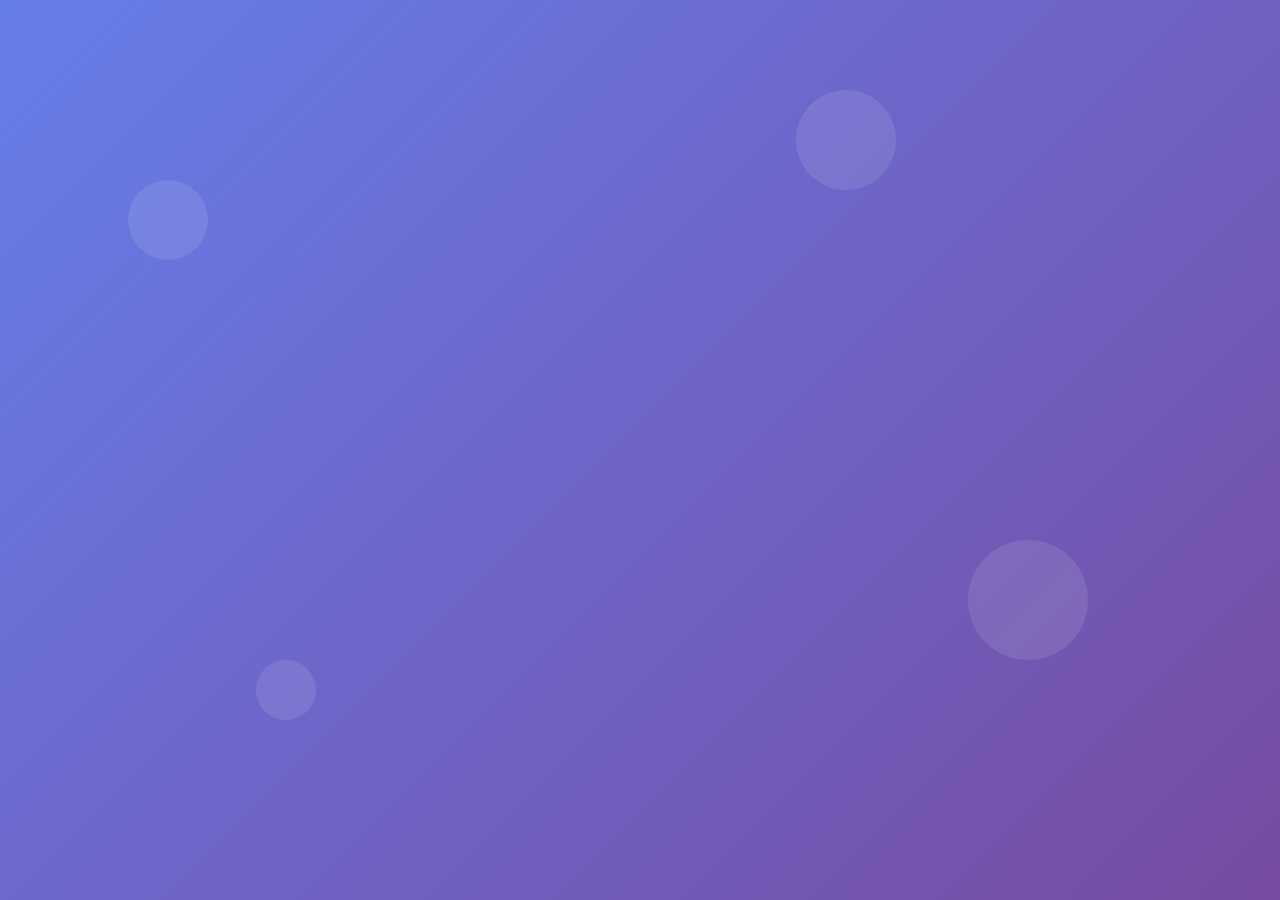
<file: www/teacher/index.html>
<!DOCTYPE html>
<html lang="ko">
<head>
    <meta charset="UTF-8">
    <meta name="viewport" content="width=device-width, initial-scale=1.0">
    <title>현장실습보험 관리자 로그인</title>
    <style>
        * {
            margin: 0;
            padding: 0;
            box-sizing: border-box;
        }

        body {
            font-family: -apple-system, BlinkMacSystemFont, 'Segoe UI', 'Noto Sans KR', sans-serif;
            background: linear-gradient(135deg, #667eea 0%, #764ba2 100%);
            min-height: 100vh;
            display: flex;
            align-items: center;
            justify-content: center;
            overflow-x: hidden;
        }

        .animated-bg {
            position: fixed;
            top: 0;
            left: 0;
            width: 100%;
            height: 100%;
            z-index: -1;
            overflow: hidden;
        }

        .floating-shape {
            position: absolute;
            background: rgba(255, 255, 255, 0.1);
            border-radius: 50%;
            animation: float 6s ease-in-out infinite;
        }

        .floating-shape:nth-child(1) {
            width: 80px;
            height: 80px;
            top: 20%;
            left: 10%;
            animation-delay: 0s;
        }

        .floating-shape:nth-child(2) {
            width: 120px;
            height: 120px;
            top: 60%;
            right: 15%;
            animation-delay: 2s;
        }

        .floating-shape:nth-child(3) {
            width: 60px;
            height: 60px;
            bottom: 20%;
            left: 20%;
            animation-delay: 4s;
        }

        .floating-shape:nth-child(4) {
            width: 100px;
            height: 100px;
            top: 10%;
            right: 30%;
            animation-delay: 1s;
        }

        @keyframes float {
            0%, 100% {
                transform: translateY(0) rotate(0deg);
            }
            50% {
                transform: translateY(-20px) rotate(180deg);
            }
        }

        .login-container {
            background: rgba(255, 255, 255, 0.95);
            backdrop-filter: blur(20px);
            border-radius: 20px;
            box-shadow: 0 20px 40px rgba(0, 0, 0, 0.1);
            padding: 40px;
            width: 100%;
            max-width: 450px;
            margin: 20px;
            transform: translateY(20px);
            opacity: 0;
            animation: slideUp 0.8s ease-out forwards;
        }

        @keyframes slideUp {
            to {
                transform: translateY(0);
                opacity: 1;
            }
        }

        .logo-section {
            text-align: center;
            margin-bottom: 40px;
        }

        .logo {
            background: linear-gradient(135deg, #667eea, #764ba2);
            width: 80px;
            height: 80px;
            border-radius: 20px;
            margin: 0 auto 20px;
            display: flex;
            align-items: center;
            justify-content: center;
            box-shadow: 0 10px 30px rgba(102, 126, 234, 0.3);
            position: relative;
            overflow: hidden;
        }

        .logo::before {
            content: '';
            position: absolute;
            top: -50%;
            left: -50%;
            width: 200%;
            height: 200%;
            background: linear-gradient(45deg, transparent, rgba(255, 255, 255, 0.2), transparent);
            transform: rotate(45deg);
            animation: shine 3s infinite;
        }

        .logo-icon {
            font-size: 32px;
            color: white;
            font-weight: bold;
        }

        @keyframes shine {
            0% {
                transform: translateX(-100%) translateY(-100%) rotate(45deg);
            }
            50% {
                transform: translateX(100%) translateY(100%) rotate(45deg);
            }
            100% {
                transform: translateX(100%) translateY(100%) rotate(45deg);
            }
        }

        .title {
            font-size: 28px;
            font-weight: 700;
            color: #2d3748;
            margin-bottom: 8px;
        }

        .subtitle {
            color: #718096;
            font-size: 16px;
            margin-bottom: 10px;
        }

        .badge {
            display: inline-block;
            background: linear-gradient(135deg, #667eea, #764ba2);
            color: white;
            padding: 6px 16px;
            border-radius: 20px;
            font-size: 12px;
            font-weight: 600;
            letter-spacing: 0.5px;
        }

        .form-group {
            margin-bottom: 25px;
            position: relative;
        }

        .form-label {
            display: block;
            margin-bottom: 8px;
            color: #4a5568;
            font-weight: 600;
            font-size: 14px;
        }

        .form-input {
            width: 100%;
            padding: 16px 20px;
            border: 2px solid #e2e8f0;
            border-radius: 12px;
            font-size: 16px;
            transition: all 0.3s ease;
            background: white;
            position: relative;
        }

        .form-input:focus {
            outline: none;
            border-color: #667eea;
            box-shadow: 0 0 0 3px rgba(102, 126, 234, 0.1);
            transform: translateY(-2px);
        }

        .form-input:valid {
            border-color: #48bb78;
        }

        .password-toggle {
            position: absolute;
            right: 16px;
            top: 50%;
            transform: translateY(-50%);
            cursor: pointer;
            color: #a0aec0;
            font-size: 18px;
            user-select: none;
            transition: color 0.3s ease;
        }

        .password-toggle:hover {
            color: #667eea;
        }

        .remember-section {
            display: flex;
            justify-content: space-between;
            align-items: center;
            margin-bottom: 30px;
        }

        .checkbox-wrapper {
            display: flex;
            align-items: center;
            cursor: pointer;
        }

        .checkbox {
            width: 18px;
            height: 18px;
            margin-right: 10px;
            accent-color: #667eea;
            cursor: pointer;
        }

        .checkbox-label {
            color: #4a5568;
            font-size: 14px;
            cursor: pointer;
        }

        .forgot-password {
            color: #667eea;
            text-decoration: none;
            font-size: 14px;
            font-weight: 500;
            transition: color 0.3s ease;
        }

        .forgot-password:hover {
            color: #764ba2;
            text-decoration: underline;
        }

        .login-button {
            width: 100%;
            background: linear-gradient(135deg, #667eea, #764ba2);
            color: white;
            border: none;
            padding: 18px;
            border-radius: 12px;
            font-size: 16px;
            font-weight: 600;
            cursor: pointer;
            transition: all 0.3s ease;
            position: relative;
            overflow: hidden;
        }

        .login-button:hover {
            transform: translateY(-2px);
            box-shadow: 0 10px 30px rgba(102, 126, 234, 0.4);
        }

        .login-button:active {
            transform: translateY(0);
        }

        .login-button.loading {
            pointer-events: none;
        }

        .login-button.loading::after {
            content: '';
            position: absolute;
            top: 50%;
            left: 50%;
            width: 20px;
            height: 20px;
            margin: -10px 0 0 -10px;
            border: 2px solid rgba(255, 255, 255, 0.3);
            border-top: 2px solid white;
            border-radius: 50%;
            animation: spin 1s linear infinite;
        }

        @keyframes spin {
            0% { transform: rotate(0deg); }
            100% { transform: rotate(360deg); }
        }

        .divider {
            text-align: center;
            margin: 30px 0;
            position: relative;
        }

        .divider::before {
            content: '';
            position: absolute;
            top: 50%;
            left: 0;
            right: 0;
            height: 1px;
            background: #e2e8f0;
        }

        .divider-text {
            background: rgba(255, 255, 255, 0.95);
            padding: 0 20px;
            color: #a0aec0;
            font-size: 14px;
        }

        .support-links {
            text-align: center;
            margin-top: 30px;
        }

        .support-link {
            color: #667eea;
            text-decoration: none;
            font-size: 14px;
            margin: 0 15px;
            transition: color 0.3s ease;
        }

        .support-link:hover {
            color: #764ba2;
            text-decoration: underline;
        }

        .error-message {
            background: #fed7d7;
            color: #c53030;
            padding: 12px 16px;
            border-radius: 8px;
            margin-bottom: 20px;
            font-size: 14px;
            display: none;
            border-left: 4px solid #e53e3e;
        }

        .success-message {
            background: #c6f6d5;
            color: #2f855a;
            padding: 12px 16px;
            border-radius: 8px;
            margin-bottom: 20px;
            font-size: 14px;
            display: none;
            border-left: 4px solid #38a169;
        }

        /* 알림 시스템 */
        .notification {
            position: fixed;
            top: 20px;
            right: 20px;
            background: #667eea;
            color: white;
            padding: 1rem 1.5rem;
            border-radius: 10px;
            box-shadow: 0 8px 25px rgba(0, 0, 0, 0.2);
            z-index: 10000;
            transform: translateX(100%);
            transition: transform 0.3s ease;
            max-width: 300px;
            word-wrap: break-word;
        }

        .notification.success {
            background: #10b981;
        }

        .notification.error {
            background: #ef4444;
        }

        .notification.show {
            transform: translateX(0);
        }

        /* 반응형 디자인 */
        @media (max-width: 768px) {
            .login-container {
                padding: 30px 20px;
                margin: 10px;
                border-radius: 16px;
            }

            .title {
                font-size: 24px;
            }

            .subtitle {
                font-size: 14px;
            }

            .logo {
                width: 70px;
                height: 70px;
            }

            .logo-icon {
                font-size: 28px;
            }

            .form-input {
                padding: 14px 16px;
                font-size: 16px;
            }

            .login-button {
                padding: 16px;
                font-size: 15px;
            }

            .remember-section {
                flex-direction: column;
                align-items: flex-start;
                gap: 15px;
            }

            .floating-shape {
                display: none;
            }
        }

        @media (max-width: 480px) {
            .login-container {
                padding: 25px 15px;
            }

            .title {
                font-size: 22px;
            }

            .form-input {
                padding: 12px 14px;
            }

            .login-button {
                padding: 14px;
            }

            .support-links {
                flex-direction: column;
                gap: 10px;
            }

            .support-link {
                margin: 5px 0;
            }
        }
    </style>
</head>
<body>
    <div class="animated-bg">
        <div class="floating-shape"></div>
        <div class="floating-shape"></div>
        <div class="floating-shape"></div>
        <div class="floating-shape"></div>
    </div>

    <div class="login-container">
        <div class="logo-section">
            <div class="logo">
                <div class="logo-icon">🏫</div>
            </div>
            <h1 class="title">관리자 로그인</h1>
            <p class="subtitle">현장실습보험 관리 시스템</p>
            <span class="badge">ADMIN PORTAL</span>
        </div>

        <div id="errorMessage" class="error-message"></div>
        <div id="successMessage" class="success-message"></div>

        <form id="loginForm">
            <div class="form-group">
                <label for="adminId" class="form-label">관리자 ID</label>
                <input 
                    type="text" 
                    id="adminId" 
                    name="adminId" 
                    class="form-input" 
                    placeholder="관리자 ID를 입력하세요"
                    autocomplete="username"
                    required
                >
            </div>

            <div class="form-group">
                <label for="password" class="form-label">비밀번호</label>
                <div style="position: relative;">
                    <input 
                        type="password" 
                        id="password" 
                        name="password" 
                        class="form-input" 
                        placeholder="비밀번호를 입력하세요"
                        autocomplete="current-password"
                        required
                    >
                    <span class="password-toggle" onclick="togglePassword()">👁️</span>
                </div>
            </div>

            <div class="remember-section">
                <div class="checkbox-wrapper">
                    <input type="checkbox" id="remember" name="remember" class="checkbox">
                    <label for="remember" class="checkbox-label">로그인 상태 유지</label>
                </div>
                <a href="#" class="forgot-password" onclick="showForgotPassword()">비밀번호 찾기</a>
            </div>

            <button type="submit" class="login-button" id="loginBtn">
                관리자 로그인
            </button>
        </form>

        <div class="divider">
            <span class="divider-text">또는</span>
        </div>

        <div class="support-links">
            <a href="#" class="support-link" onclick="showHelp()">도움말</a>
            <a href="#" class="support-link" onclick="showContact()">문의하기</a>
            <a href="#" class="support-link" onclick="showSystemInfo()">시스템 정보</a>
        </div>
    </div>

    <script>
        // === 알림 시스템 ===
        function showNotification(message, type = 'info') {
            const notification = document.createElement('div');
            notification.className = `notification ${type}`;
            notification.textContent = message;
            
            document.body.appendChild(notification);
            
            // 애니메이션으로 표시
            setTimeout(() => {
                notification.classList.add('show');
            }, 100);
            
            // 3초 후 자동 제거
            setTimeout(() => {
                notification.classList.remove('show');
                setTimeout(() => {
                    if (notification.parentNode) {
                        notification.parentNode.removeChild(notification);
                    }
                }, 300);
            }, 3000);
        }

        // === 비밀번호 토글 기능 ===
        function togglePassword() {
            const passwordInput = document.getElementById('password');
            const toggleIcon = document.querySelector('.password-toggle');
            
            if (passwordInput.type === 'password') {
                passwordInput.type = 'text';
                toggleIcon.textContent = '🙈';
            } else {
                passwordInput.type = 'password';
                toggleIcon.textContent = '👁️';
            }
        }

        // === 서버로 로그인 요청 보내기 ===
        async function sendLoginRequest(adminId, password) {
            try {
                console.log('로그인 요청 시작:', { adminId, password: '***' });
                
                const response = await fetch('https://silbo.kr/2025/api/teacher/admin_login.php', {
                    method: 'POST',
                    headers: {
                        'Content-Type': 'application/json',
                        'Accept': 'application/json'
                    },
                    body: JSON.stringify({
                        mem_id: adminId,
                        passwd: password
                    })
                });

                console.log('응답 상태:', response.status, response.statusText);

                const responseText = await response.text();
                console.log('서버 응답:', responseText);

                if (!responseText || responseText.trim() === '') {
                    return {
                        success: false,
                        message: '서버에서 응답이 없습니다. 관리자에게 문의하세요.'
                    };
                }

                // HTML 오류 페이지 체크
                if (responseText.includes('<!DOCTYPE') || 
                    responseText.includes('<html>') || 
                    responseText.includes('Fatal error') ||
                    responseText.includes('Parse error')) {
                    
                    console.error('PHP 오류 응답:', responseText);
                    return {
                        success: false,
                        message: 'PHP 서버 오류가 발생했습니다.'
                    };
                }

                // JSON 파싱 시도
                let data;
                try {
                    data = JSON.parse(responseText);
                    console.log('파싱된 JSON:', data);
                } catch (jsonError) {
                    console.error('JSON 파싱 오류:', jsonError);
                    return {
                        success: false,
                        message: '서버 응답을 처리할 수 없습니다.'
                    };
                }
                
                if (data && data.success) {
                    return {
                        success: true,
                        data: data.data
                    };
                } else {
                    return {
                        success: false,
                        message: (data && data.message) || '로그인에 실패했습니다.'
                    };
                }
                
            } catch (networkError) {
                console.error('네트워크 오류:', networkError);
                return {
                    success: false,
                    message: '네트워크 오류: ' + networkError.message
                };
            }
        }

        // === 로그인 폼 처리 ===
        document.getElementById('loginForm').addEventListener('submit', async function(e) {
            e.preventDefault();
            
            const adminId = document.getElementById('adminId').value.trim();
            const password = document.getElementById('password').value;
            const loginBtn = document.getElementById('loginBtn');
            const errorMessage = document.getElementById('errorMessage');
            const successMessage = document.getElementById('successMessage');
            
            // 에러 메시지 초기화
            errorMessage.style.display = 'none';
            successMessage.style.display = 'none';
            
            // 기본 유효성 검사
            if (!adminId || !password) {
                showError('관리자 ID와 비밀번호를 모두 입력해주세요.');
                return;
            }
            
            if (adminId.length < 3) {
                showError('관리자 ID는 3자 이상이어야 합니다.');
                return;
            }
            
            if (password.length < 4) {
                showError('비밀번호는 4자 이상이어야 합니다.');
                return;
            }
            
            // 로딩 상태 활성화
            loginBtn.classList.add('loading');
            loginBtn.textContent = '';
            
            try {
                // 서버로 로그인 요청
                const result = await sendLoginRequest(adminId, password);
                
                if (result.success) {
                    showSuccess('로그인 성공! 관리자 페이지로 이동합니다.');
                    showNotification('로그인 성공!', 'success');
                    
                    // 세션 정보 저장
                    if (result.data.cNum) {
                        sessionStorage.setItem('cNum', result.data.cNum);
                    }
                    if (result.data.schoolName) {
                        sessionStorage.setItem('schoolName', result.data.schoolName);
                    }
                    if (result.data.damdanga) {
                        sessionStorage.setItem('damdanga', result.data.damdanga);
                    }
                    
                    // 새 로그인 플래그 설정
                    sessionStorage.setItem('isNewLogin', 'true');
                    
                    // 페이지 이동 (main.html로)
                    setTimeout(() => {
                        window.location.href = 'main.html';
                    }, 1500);
                } else {
                    showError(result.message);
                    showNotification(result.message, 'error');
                }
                
            } catch (error) {
                console.error('로그인 처리 중 오류:', error);
                const errorMsg = '로그인 처리 중 오류가 발생했습니다.';
                showError(errorMsg);
                showNotification(errorMsg, 'error');
            } finally {
                // 로딩 상태 해제
                loginBtn.classList.remove('loading');
                loginBtn.textContent = '관리자 로그인';
            }
        });

        // === 에러 메시지 표시 ===
        function showError(message) {
            const errorMessage = document.getElementById('errorMessage');
            errorMessage.textContent = message;
            errorMessage.style.display = 'block';
            
            setTimeout(() => {
                errorMessage.style.display = 'none';
            }, 5000);
        }

        // === 성공 메시지 표시 ===
        function showSuccess(message) {
            const successMessage = document.getElementById('successMessage');
            successMessage.textContent = message;
            successMessage.style.display = 'block';
        }

        // === 비밀번호 찾기 ===
        function showForgotPassword() {
            showNotification('비밀번호 찾기 기능입니다. 관리자에게 문의하세요.', 'info');
        }

        // === 도움말 ===
        function showHelp() {
            alert('현장실습보험 관리 시스템 도움말\n\n1. 관리자 로그인\n- 학교별 관리자 계정으로 로그인\n- 담당 학교의 현장실습 관리\n\n2. 주요 기능\n- 학생 현장실습 등록 및 관리\n- 보험 가입 현황 관리\n- 실습 기관 관리\n- 각종 서류 및 보고서 관리');
        }

        // === 문의하기 ===
        function showContact() {
            showNotification('문의사항이 있으시면 02-123-4567로 연락주세요.', 'info');
        }

        // === 시스템 정보 ===
        function showSystemInfo() {
            const systemInfo = {
                version: '2.1.4',
                lastUpdate: '2025-06-04',
                browser: navigator.userAgent.includes('Chrome') ? 'Chrome' : 
                        navigator.userAgent.includes('Firefox') ? 'Firefox' : 
                        navigator.userAgent.includes('Safari') ? 'Safari' : 'Other'
            };
            
            alert(`시스템 정보\n\n🔧 버전: v${systemInfo.version}\n📅 최종 업데이트: ${systemInfo.lastUpdate}\n🌐 브라우저: ${systemInfo.browser}`);
        }

        // === 페이지 로드 시 초기화 ===
        window.addEventListener('load', function() {
            // 입력 필드 애니메이션 효과
            const inputs = document.querySelectorAll('.form-input');
            inputs.forEach(input => {
                input.addEventListener('focus', function() {
                    this.parentElement.style.transform = 'scale(1.02)';
                });
                
                input.addEventListener('blur', function() {
                    this.parentElement.style.transform = 'scale(1)';
                });
            });

            // 키보드 단축키
            document.addEventListener('keypress', function(e) {
                if (e.key === 'Enter' && (e.target.id === 'adminId' || e.target.id === 'password')) {
                    document.getElementById('loginForm').dispatchEvent(new Event('submit'));
                }
            });

            // 자동 포커스
            document.getElementById('adminId').focus();
            
            // 기존 세션 확인
            const existingSession = sessionStorage.getItem('cNum');
            if (existingSession) {
                console.log('기존 세션 확인됨:', existingSession);
                showNotification('기존 세션이 확인되었습니다.', 'info');
            }
        });

        console.log('🎉 로그인 시스템이 완전히 로드되었습니다!');
    </script>
</body>
</html>
</file>
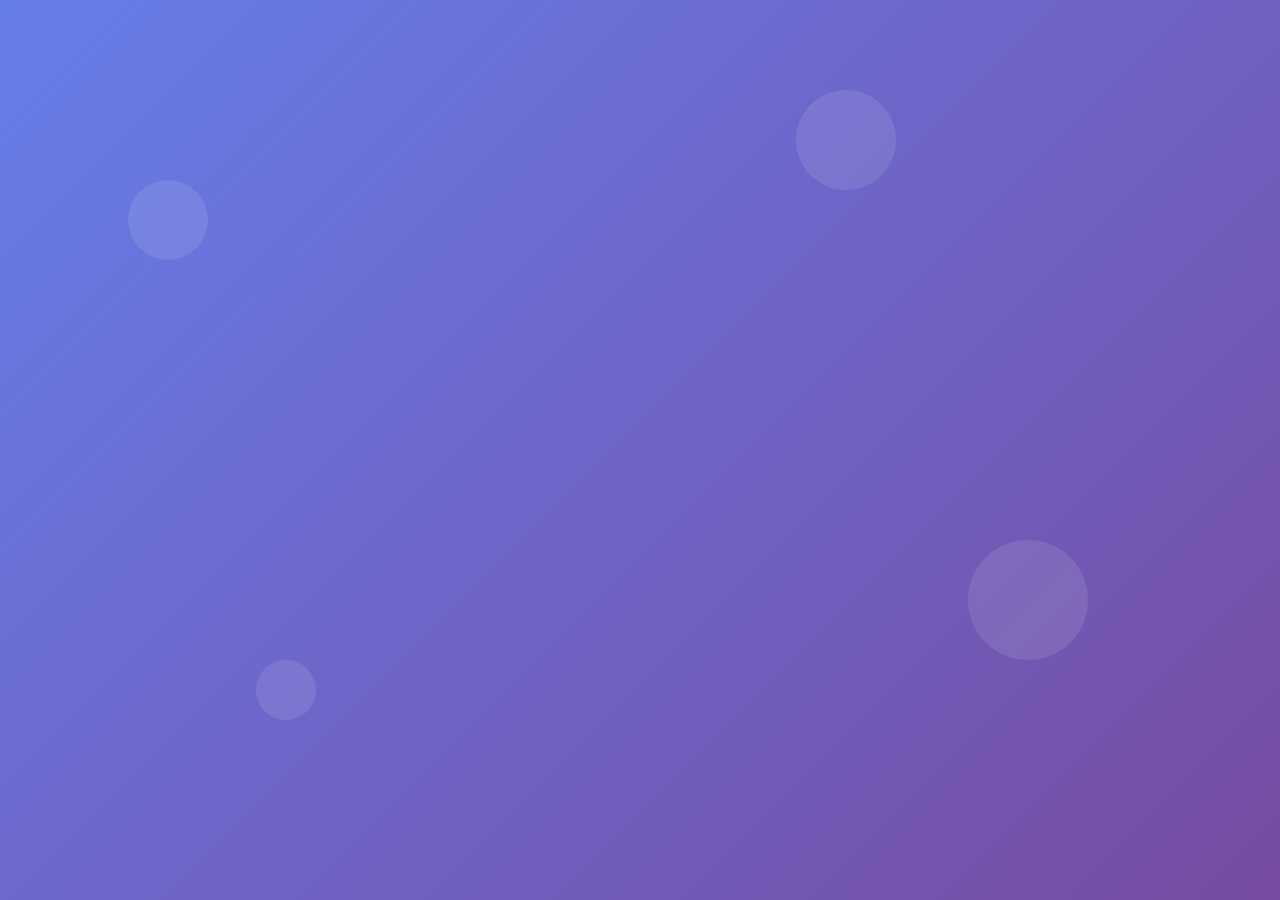
<file: www/teacher2/index.html>
<!DOCTYPE html>
<html lang="ko">
<head>
    <meta charset="UTF-8">
    <meta name="viewport" content="width=device-width, initial-scale=1.0">
    <title>현장실습보험 관리자 로그인</title>
    <style>
        * {
            margin: 0;
            padding: 0;
            box-sizing: border-box;
        }

        body {
            font-family: -apple-system, BlinkMacSystemFont, 'Segoe UI', 'Noto Sans KR', sans-serif;
            background: linear-gradient(135deg, #667eea 0%, #764ba2 100%);
            min-height: 100vh;
            display: flex;
            align-items: center;
            justify-content: center;
            overflow-x: hidden;
        }

        .animated-bg {
            position: fixed;
            top: 0;
            left: 0;
            width: 100%;
            height: 100%;
            z-index: -1;
            overflow: hidden;
        }

        .floating-shape {
            position: absolute;
            background: rgba(255, 255, 255, 0.1);
            border-radius: 50%;
            animation: float 6s ease-in-out infinite;
        }

        .floating-shape:nth-child(1) {
            width: 80px;
            height: 80px;
            top: 20%;
            left: 10%;
            animation-delay: 0s;
        }

        .floating-shape:nth-child(2) {
            width: 120px;
            height: 120px;
            top: 60%;
            right: 15%;
            animation-delay: 2s;
        }

        .floating-shape:nth-child(3) {
            width: 60px;
            height: 60px;
            bottom: 20%;
            left: 20%;
            animation-delay: 4s;
        }

        .floating-shape:nth-child(4) {
            width: 100px;
            height: 100px;
            top: 10%;
            right: 30%;
            animation-delay: 1s;
        }

        @keyframes float {
            0%, 100% {
                transform: translateY(0) rotate(0deg);
            }
            50% {
                transform: translateY(-20px) rotate(180deg);
            }
        }

        .login-container {
            background: rgba(255, 255, 255, 0.95);
            backdrop-filter: blur(20px);
            border-radius: 20px;
            box-shadow: 0 20px 40px rgba(0, 0, 0, 0.1);
            padding: 40px;
            width: 100%;
            max-width: 450px;
            margin: 20px;
            transform: translateY(20px);
            opacity: 0;
            animation: slideUp 0.8s ease-out forwards;
        }

        @keyframes slideUp {
            to {
                transform: translateY(0);
                opacity: 1;
            }
        }

        .logo-section {
            text-align: center;
            margin-bottom: 40px;
        }

        .logo {
            background: linear-gradient(135deg, #667eea, #764ba2);
            width: 80px;
            height: 80px;
            border-radius: 20px;
            margin: 0 auto 20px;
            display: flex;
            align-items: center;
            justify-content: center;
            box-shadow: 0 10px 30px rgba(102, 126, 234, 0.3);
            position: relative;
            overflow: hidden;
        }

        .logo::before {
            content: '';
            position: absolute;
            top: -50%;
            left: -50%;
            width: 200%;
            height: 200%;
            background: linear-gradient(45deg, transparent, rgba(255, 255, 255, 0.2), transparent);
            transform: rotate(45deg);
            animation: shine 3s infinite;
        }

        .logo-icon {
            font-size: 32px;
            color: white;
            font-weight: bold;
        }

        @keyframes shine {
            0% {
                transform: translateX(-100%) translateY(-100%) rotate(45deg);
            }
            50% {
                transform: translateX(100%) translateY(100%) rotate(45deg);
            }
            100% {
                transform: translateX(100%) translateY(100%) rotate(45deg);
            }
        }

        .title {
            font-size: 28px;
            font-weight: 700;
            color: #2d3748;
            margin-bottom: 8px;
        }

        .subtitle {
            color: #718096;
            font-size: 16px;
            margin-bottom: 10px;
        }

        .badge {
            display: inline-block;
            background: linear-gradient(135deg, #667eea, #764ba2);
            color: white;
            padding: 6px 16px;
            border-radius: 20px;
            font-size: 12px;
            font-weight: 600;
            letter-spacing: 0.5px;
        }

        .form-group {
            margin-bottom: 25px;
            position: relative;
        }

        .form-label {
            display: block;
            margin-bottom: 8px;
            color: #4a5568;
            font-weight: 600;
            font-size: 14px;
        }

        .form-input {
            width: 100%;
            padding: 16px 20px;
            border: 2px solid #e2e8f0;
            border-radius: 12px;
            font-size: 16px;
            transition: all 0.3s ease;
            background: white;
            position: relative;
        }

        .form-input:focus {
            outline: none;
            border-color: #667eea;
            box-shadow: 0 0 0 3px rgba(102, 126, 234, 0.1);
            transform: translateY(-2px);
        }

        .form-input:valid {
            border-color: #48bb78;
        }

        .password-toggle {
            position: absolute;
            right: 16px;
            top: 50%;
            transform: translateY(-50%);
            cursor: pointer;
            color: #a0aec0;
            font-size: 18px;
            user-select: none;
            transition: color 0.3s ease;
        }

        .password-toggle:hover {
            color: #667eea;
        }

        .remember-section {
            display: flex;
            justify-content: space-between;
            align-items: center;
            margin-bottom: 30px;
        }

        .checkbox-wrapper {
            display: flex;
            align-items: center;
            cursor: pointer;
        }

        .checkbox {
            width: 18px;
            height: 18px;
            margin-right: 10px;
            accent-color: #667eea;
            cursor: pointer;
        }

        .checkbox-label {
            color: #4a5568;
            font-size: 14px;
            cursor: pointer;
        }

        .forgot-password {
            color: #667eea;
            text-decoration: none;
            font-size: 14px;
            font-weight: 500;
            transition: color 0.3s ease;
        }

        .forgot-password:hover {
            color: #764ba2;
            text-decoration: underline;
        }

        .login-button {
            width: 100%;
            background: linear-gradient(135deg, #667eea, #764ba2);
            color: white;
            border: none;
            padding: 18px;
            border-radius: 12px;
            font-size: 16px;
            font-weight: 600;
            cursor: pointer;
            transition: all 0.3s ease;
            position: relative;
            overflow: hidden;
        }

        .login-button:hover {
            transform: translateY(-2px);
            box-shadow: 0 10px 30px rgba(102, 126, 234, 0.4);
        }

        .login-button:active {
            transform: translateY(0);
        }

        .login-button.loading {
            pointer-events: none;
        }

        .login-button.loading::after {
            content: '';
            position: absolute;
            top: 50%;
            left: 50%;
            width: 20px;
            height: 20px;
            margin: -10px 0 0 -10px;
            border: 2px solid rgba(255, 255, 255, 0.3);
            border-top: 2px solid white;
            border-radius: 50%;
            animation: spin 1s linear infinite;
        }

        @keyframes spin {
            0% { transform: rotate(0deg); }
            100% { transform: rotate(360deg); }
        }

        .divider {
            text-align: center;
            margin: 30px 0;
            position: relative;
        }

        .divider::before {
            content: '';
            position: absolute;
            top: 50%;
            left: 0;
            right: 0;
            height: 1px;
            background: #e2e8f0;
        }

        .divider-text {
            background: rgba(255, 255, 255, 0.95);
            padding: 0 20px;
            color: #a0aec0;
            font-size: 14px;
        }

        .support-links {
            text-align: center;
            margin-top: 30px;
        }

        .support-link {
            color: #667eea;
            text-decoration: none;
            font-size: 14px;
            margin: 0 15px;
            transition: color 0.3s ease;
        }

        .support-link:hover {
            color: #764ba2;
            text-decoration: underline;
        }

        .error-message {
            background: #fed7d7;
            color: #c53030;
            padding: 12px 16px;
            border-radius: 8px;
            margin-bottom: 20px;
            font-size: 14px;
            display: none;
            border-left: 4px solid #e53e3e;
        }

        .success-message {
            background: #c6f6d5;
            color: #2f855a;
            padding: 12px 16px;
            border-radius: 8px;
            margin-bottom: 20px;
            font-size: 14px;
            display: none;
            border-left: 4px solid #38a169;
        }

        /* 알림 시스템 */
        .notification {
            position: fixed;
            top: 20px;
            right: 20px;
            background: #667eea;
            color: white;
            padding: 1rem 1.5rem;
            border-radius: 10px;
            box-shadow: 0 8px 25px rgba(0, 0, 0, 0.2);
            z-index: 10000;
            transform: translateX(100%);
            transition: transform 0.3s ease;
            max-width: 300px;
            word-wrap: break-word;
        }

        .notification.success {
            background: #10b981;
        }

        .notification.error {
            background: #ef4444;
        }

        .notification.show {
            transform: translateX(0);
        }

        /* 반응형 디자인 */
        @media (max-width: 768px) {
            .login-container {
                padding: 30px 20px;
                margin: 10px;
                border-radius: 16px;
            }

            .title {
                font-size: 24px;
            }

            .subtitle {
                font-size: 14px;
            }

            .logo {
                width: 70px;
                height: 70px;
            }

            .logo-icon {
                font-size: 28px;
            }

            .form-input {
                padding: 14px 16px;
                font-size: 16px;
            }

            .login-button {
                padding: 16px;
                font-size: 15px;
            }

            .remember-section {
                flex-direction: column;
                align-items: flex-start;
                gap: 15px;
            }

            .floating-shape {
                display: none;
            }
        }

        @media (max-width: 480px) {
            .login-container {
                padding: 25px 15px;
            }

            .title {
                font-size: 22px;
            }

            .form-input {
                padding: 12px 14px;
            }

            .login-button {
                padding: 14px;
            }

            .support-links {
                flex-direction: column;
                gap: 10px;
            }

            .support-link {
                margin: 5px 0;
            }
        }
    </style>
</head>
<body>
    <div class="animated-bg">
        <div class="floating-shape"></div>
        <div class="floating-shape"></div>
        <div class="floating-shape"></div>
        <div class="floating-shape"></div>
    </div>

    <div class="login-container">
        <div class="logo-section">
            <div class="logo">
                <div class="logo-icon">🏫</div>
            </div>
            <h1 class="title">관리자 로그인</h1>
            <p class="subtitle">현장실습보험 관리 시스템</p>
            <span class="badge">ADMIN PORTAL</span>
        </div>

        <div id="errorMessage" class="error-message"></div>
        <div id="successMessage" class="success-message"></div>

        <form id="loginForm">
            <div class="form-group">
                <label for="adminId" class="form-label">관리자 ID</label>
                <input 
                    type="text" 
                    id="adminId" 
                    name="adminId" 
                    class="form-input" 
                    placeholder="관리자 ID를 입력하세요"
                    autocomplete="username"
                    required
                >
            </div>

            <div class="form-group">
                <label for="password" class="form-label">비밀번호</label>
                <div style="position: relative;">
                    <input 
                        type="password" 
                        id="password" 
                        name="password" 
                        class="form-input" 
                        placeholder="비밀번호를 입력하세요"
                        autocomplete="current-password"
                        required
                    >
                    <span class="password-toggle" onclick="togglePassword()">👁️</span>
                </div>
            </div>

            <div class="remember-section">
                <div class="checkbox-wrapper">
                    <input type="checkbox" id="remember" name="remember" class="checkbox">
                    <label for="remember" class="checkbox-label">로그인 상태 유지</label>
                </div>
                <a href="#" class="forgot-password" onclick="showForgotPassword()">비밀번호 찾기</a>
            </div>

            <button type="submit" class="login-button" id="loginBtn">
                관리자 로그인
            </button>
        </form>

        <div class="divider">
            <span class="divider-text">또는</span>
        </div>

        <div class="support-links">
            <a href="#" class="support-link" onclick="showHelp()">도움말</a>
            <a href="#" class="support-link" onclick="showContact()">문의하기</a>
            <a href="#" class="support-link" onclick="showSystemInfo()">시스템 정보</a>
        </div>
    </div>

    <script>
        // === 알림 시스템 ===
        function showNotification(message, type = 'info') {
            const notification = document.createElement('div');
            notification.className = `notification ${type}`;
            notification.textContent = message;
            
            document.body.appendChild(notification);
            
            // 애니메이션으로 표시
            setTimeout(() => {
                notification.classList.add('show');
            }, 100);
            
            // 3초 후 자동 제거
            setTimeout(() => {
                notification.classList.remove('show');
                setTimeout(() => {
                    if (notification.parentNode) {
                        notification.parentNode.removeChild(notification);
                    }
                }, 300);
            }, 3000);
        }

        // === 비밀번호 토글 기능 ===
        function togglePassword() {
            const passwordInput = document.getElementById('password');
            const toggleIcon = document.querySelector('.password-toggle');
            
            if (passwordInput.type === 'password') {
                passwordInput.type = 'text';
                toggleIcon.textContent = '🙈';
            } else {
                passwordInput.type = 'password';
                toggleIcon.textContent = '👁️';
            }
        }

        // === 서버로 로그인 요청 보내기 ===
        async function sendLoginRequest(adminId, password) {
            try {
                console.log('로그인 요청 시작:', { adminId, password: '***' });
                
                const response = await fetch('https://silbo.kr/2025/api/teacher/admin_login.php', {
                    method: 'POST',
                    headers: {
                        'Content-Type': 'application/json',
                        'Accept': 'application/json'
                    },
                    body: JSON.stringify({
                        mem_id: adminId,
                        passwd: password
                    })
                });

                console.log('응답 상태:', response.status, response.statusText);

                const responseText = await response.text();
                console.log('서버 응답:', responseText);

                if (!responseText || responseText.trim() === '') {
                    return {
                        success: false,
                        message: '서버에서 응답이 없습니다. 관리자에게 문의하세요.'
                    };
                }

                // HTML 오류 페이지 체크
                if (responseText.includes('<!DOCTYPE') || 
                    responseText.includes('<html>') || 
                    responseText.includes('Fatal error') ||
                    responseText.includes('Parse error')) {
                    
                    console.error('PHP 오류 응답:', responseText);
                    return {
                        success: false,
                        message: 'PHP 서버 오류가 발생했습니다.'
                    };
                }

                // JSON 파싱 시도
                let data;
                try {
                    data = JSON.parse(responseText);
                    console.log('파싱된 JSON:', data);
                } catch (jsonError) {
                    console.error('JSON 파싱 오류:', jsonError);
                    return {
                        success: false,
                        message: '서버 응답을 처리할 수 없습니다.'
                    };
                }
                
                if (data && data.success) {
                    return {
                        success: true,
                        data: data.data
                    };
                } else {
                    return {
                        success: false,
                        message: (data && data.message) || '로그인에 실패했습니다.'
                    };
                }
                
            } catch (networkError) {
                console.error('네트워크 오류:', networkError);
                return {
                    success: false,
                    message: '네트워크 오류: ' + networkError.message
                };
            }
        }
// ========================================
// sessionStorage 저장 실패 해결 코드
// ========================================

// 안전한 sessionStorage 저장 함수
function safeSessionStorageSet(key, value) {
    try {
        // 값을 문자열로 변환
        const stringValue = String(value);
        
        // 먼저 기존 값 제거
        sessionStorage.removeItem(key);
        
        // 새 값 저장
        sessionStorage.setItem(key, stringValue);
        
        // 저장 확인
        const savedValue = sessionStorage.getItem(key);
        
        if (savedValue === stringValue) {
            console.log(`✅ ${key} 저장 성공:`, stringValue);
            return true;
        } else {
            console.error(`❌ ${key} 저장 실패 - 저장된 값:`, savedValue, ', 원본 값:', stringValue);
            return false;
        }
        
    } catch (error) {
        console.error(`❌ ${key} 저장 중 오류:`, error);
        
        // sessionStorage 사용 불가능한 경우 대안 방법
        if (error.name === 'QuotaExceededError' || 
            error.name === 'NS_ERROR_DOM_QUOTA_REACHED') {
            console.log('sessionStorage 용량 초과, 정리 후 재시도...');
            clearOldSessionData();
            
            try {
                sessionStorage.setItem(key, String(value));
                const savedValue = sessionStorage.getItem(key);
                return savedValue === String(value);
            } catch (retryError) {
                console.error('재시도 후에도 저장 실패:', retryError);
                return false;
            }
        }
        
        return false;
    }
}

// sessionStorage 사용 가능 여부 확인
function isSessionStorageAvailable() {
    try {
        const test = 'test';
        sessionStorage.setItem(test, test);
        sessionStorage.removeItem(test);
        return true;
    } catch (e) {
        console.error('sessionStorage 사용 불가:', e);
        return false;
    }
}

// 오래된 세션 데이터 정리
function clearOldSessionData() {
    try {
        const keysToKeep = ['cNum', 'schoolName', 'mem_id', 'damdanga', 'damdangat', 'directory'];
        const allKeys = [];
        
        // 모든 키 수집
        for (let i = 0; i < sessionStorage.length; i++) {
            allKeys.push(sessionStorage.key(i));
        }
        
        // 필요 없는 키 제거
        allKeys.forEach(key => {
            if (!keysToKeep.includes(key)) {
                sessionStorage.removeItem(key);
            }
        });
        
        console.log('오래된 세션 데이터 정리 완료');
    } catch (error) {
        console.error('세션 데이터 정리 중 오류:', error);
    }
}

        // === 로그인 폼 처리 ===
// 로그인 폼 처리 (수정된 버전)
document.getElementById('loginForm').addEventListener('submit', async function(e) {
    e.preventDefault();
    
    const adminId = document.getElementById('adminId').value.trim();
    const password = document.getElementById('password').value;
    const loginBtn = document.getElementById('loginBtn');
    const errorMessage = document.getElementById('errorMessage');
    const successMessage = document.getElementById('successMessage');
    
    // 에러 메시지 초기화
    errorMessage.style.display = 'none';
    successMessage.style.display = 'none';
    
    // 기본 유효성 검사
    if (!adminId || !password) {
        showError('관리자 ID와 비밀번호를 모두 입력해주세요.');
        return;
    }
    
    if (adminId.length < 3) {
        showError('관리자 ID는 3자 이상이어야 합니다.');
        return;
    }
    
    if (password.length < 4) {
        showError('비밀번호는 4자 이상이어야 합니다.');
        return;
    }
    
    // 로딩 상태 활성화
    loginBtn.classList.add('loading');
    loginBtn.textContent = '';
    
    try {
        // 서버로 로그인 요청
        const result = await sendLoginRequest(adminId, password);
        
        if (result.success) {
            console.log('로그인 성공, 서버 응답:', result.data);
            
            // 세션 저장 시도
            const sessionSaved = await saveLoginSessionWithRetry(result.data);
            
            if (sessionSaved) {
                showSuccess('로그인 성공! 관리자 페이지로 이동합니다.');
                showNotification('로그인 성공!', 'success');
                
                // 페이지 이동
                setTimeout(() => {
                    window.location.href = 'main.html';
                }, 1500);
                
            } else {
                console.error('세션 저장 실패');
                
                // 임시 해결책: URL 파라미터로 데이터 전달
                const params = new URLSearchParams({
                    cNum: result.data.cNum,
                    schoolName: result.data.schoolName,
                    mem_id: result.data.mem_id || adminId,
                    damdanga: result.data.damdanga || '관리자',
                    temp: 'true'
                });
                
                showError('세션 저장에 실패했습니다. 임시 방법으로 로그인을 시도합니다.');
                
                setTimeout(() => {
                    window.location.href = `main.html?${params.toString()}`;
                }, 2000);
            }
            
        } else {
            showError(result.message || '로그인에 실패했습니다.');
            showNotification(result.message || '로그인 실패', 'error');
        }
        
    } catch (error) {
        console.error('로그인 처리 중 오류:', error);
        const errorMsg = '로그인 처리 중 오류가 발생했습니다.';
        showError(errorMsg);
        showNotification(errorMsg, 'error');
    } finally {
        // 로딩 상태 해제
        loginBtn.classList.remove('loading');
        loginBtn.textContent = '관리자 로그인';
    }
});
// 개선된 세션 저장 함수
async function saveLoginSessionWithRetry(data, maxRetries = 3) {
    console.log('세션 저장 시작, 받은 데이터:', data);
    
    // sessionStorage 사용 가능 여부 확인
    if (!isSessionStorageAvailable()) {
        console.error('sessionStorage를 사용할 수 없습니다.');
        alert('브라우저가 세션 저장을 지원하지 않거나 개인정보 보호 모드입니다.\n일반 모드로 다시 시도해주세요.');
        return false;
    }
    
    // 필수 데이터 확인
    if (!data.cNum || !data.schoolName) {
        console.error('필수 데이터 누락:', data);
        alert('서버에서 필요한 정보를 받지 못했습니다.');
        return false;
    }
    
    for (let attempt = 1; attempt <= maxRetries; attempt++) {
        try {
            console.log(`세션 저장 시도 ${attempt}/${maxRetries}`);
            
            // 기존 세션 정리 (한 번만)
            if (attempt === 1) {
                sessionStorage.clear();
                console.log('기존 세션 데이터 정리 완료');
            }
            
            // 저장할 데이터 준비 (문자열로 변환)
            const sessionData = {
                cNum: String(data.cNum),
                schoolName: String(data.schoolName),
                mem_id: String(data.mem_id || 'admin'),
                damdanga: String(data.damdanga || '관리자'),
                damdangat: String(data.damdangat || ''),
                directory: String(data.directory || '1'),
                loginTime: String(Date.now()),
                lastActivity: String(Date.now()),
                sessionValid: 'true',
                isNewLogin: 'true'
            };
            
            console.log('저장할 세션 데이터:', sessionData);
            
            // 각 데이터를 안전하게 저장
            let allSuccessful = true;
            const savedData = {};
            
            for (const [key, value] of Object.entries(sessionData)) {
                const success = safeSessionStorageSet(key, value);
                savedData[key] = {
                    value: value,
                    saved: success,
                    actual: sessionStorage.getItem(key)
                };
                
                if (!success) {
                    console.error(`${key} 저장 실패`);
                    allSuccessful = false;
                    break;
                }
            }
            
            console.log('저장 결과:', savedData);
            
            if (allSuccessful) {
                // 최종 검증
                const verification = verifySessionData();
                if (verification.success) {
                    console.log('✅ 세션 저장 성공!');
                    return true;
                } else {
                    throw new Error(`세션 검증 실패: ${verification.error}`);
                }
            } else {
                throw new Error('일부 데이터 저장 실패');
            }
            
        } catch (error) {
            console.error(`❌ 세션 저장 시도 ${attempt} 실패:`, error);
            
            if (attempt === maxRetries) {
                console.error('모든 세션 저장 시도 실패');
                
                // 대안 방법 시도 (메모리 저장)
                console.log('대안 방법 시도: 전역 변수에 저장');
                window.tempSessionData = data;
                
                alert(`세션 저장에 실패했습니다.\n\n가능한 해결 방법:\n1. 브라우저를 새로고침하고 다시 시도\n2. 시크릿 모드가 아닌 일반 모드 사용\n3. 브라우저 설정에서 쿠키/로컬 저장소 허용`);
                return false;
            }
            
            // 재시도 전 잠시 대기
            await new Promise(resolve => setTimeout(resolve, 500 * attempt));
        }
    }
    
    return false;
}
// 세션 데이터 검증 함수 (개선)
function verifySessionData() {
    try {
        const requiredFields = ['cNum', 'schoolName', 'mem_id'];
        const missing = [];
        const details = {};
        
        for (const field of requiredFields) {
            const value = sessionStorage.getItem(field);
            details[field] = value;
            
            if (!value || value === 'null' || value === 'undefined' || value.trim() === '') {
                missing.push(field);
            }
        }
        
        console.log('세션 검증 상세:', details);
        
        if (missing.length > 0) {
            return {
                success: false,
                error: `필수 필드 누락: ${missing.join(', ')}`,
                details: details
            };
        }
        
        return { success: true, details: details };
        
    } catch (error) {
        return {
            success: false,
            error: `검증 중 오류: ${error.message}`
        };
    }
}

// === 개선된 세션 저장 함수 ===
function saveEnhancedLoginSession(data) {
    const loginTime = Date.now();
    
    try {
        // 기존 세션 정보 저장
        if (data.cNum) sessionStorage.setItem('cNum', data.cNum);
        if (data.schoolName) sessionStorage.setItem('schoolName', data.schoolName);
        if (data.mem_id) sessionStorage.setItem('mem_id', data.mem_id);
        if (data.damdanga) sessionStorage.setItem('damdanga', data.damdanga);
        if (data.damdangat) sessionStorage.setItem('damdangat', data.damdangat);
        if (data.directory) sessionStorage.setItem('directory', data.directory);
        
        // 추가 세션 관리 정보
        sessionStorage.setItem('loginTime', loginTime.toString());
        sessionStorage.setItem('lastActivity', loginTime.toString());
        sessionStorage.setItem('sessionValid', 'true');
        sessionStorage.setItem('isNewLogin', 'true');
        
        // 세션 만료 시간 설정 (2시간 후)
        const expiryTime = loginTime + (2 * 60 * 60 * 1000);
        sessionStorage.setItem('sessionExpiry', expiryTime.toString());
        
        console.log('로그인 세션 저장 완료:', {
            cNum: data.cNum,
            schoolName: data.schoolName,
            mem_id: data.mem_id,
            loginTime: new Date(loginTime).toLocaleString()
        });
        
    } catch (error) {
        console.error('세션 저장 중 오류:', error);
        showError('세션 저장 중 오류가 발생했습니다.');
    }
}

        // === 에러 메시지 표시 ===
        function showError(message) {
            const errorMessage = document.getElementById('errorMessage');
            errorMessage.textContent = message;
            errorMessage.style.display = 'block';
            
            setTimeout(() => {
                errorMessage.style.display = 'none';
            }, 5000);
        }

        // === 성공 메시지 표시 ===
        function showSuccess(message) {
            const successMessage = document.getElementById('successMessage');
            successMessage.textContent = message;
            successMessage.style.display = 'block';
        }

        // === 비밀번호 찾기 ===
        function showForgotPassword() {
            showNotification('비밀번호 찾기 기능입니다. 관리자에게 문의하세요.', 'info');
        }

        // === 도움말 ===
        function showHelp() {
            alert('현장실습보험 관리 시스템 도움말\n\n1. 관리자 로그인\n- 학교별 관리자 계정으로 로그인\n- 담당 학교의 현장실습 관리\n\n2. 주요 기능\n- 학생 현장실습 등록 및 관리\n- 보험 가입 현황 관리\n- 실습 기관 관리\n- 각종 서류 및 보고서 관리');
        }

        // === 문의하기 ===
        function showContact() {
            showNotification('문의사항이 있으시면 02-123-4567로 연락주세요.', 'info');
        }

        // === 시스템 정보 ===
        function showSystemInfo() {
            const systemInfo = {
                version: '2.1.4',
                lastUpdate: '2025-06-04',
                browser: navigator.userAgent.includes('Chrome') ? 'Chrome' : 
                        navigator.userAgent.includes('Firefox') ? 'Firefox' : 
                        navigator.userAgent.includes('Safari') ? 'Safari' : 'Other'
            };
            
            alert(`시스템 정보\n\n🔧 버전: v${systemInfo.version}\n📅 최종 업데이트: ${systemInfo.lastUpdate}\n🌐 브라우저: ${systemInfo.browser}`);
        }

        // === 페이지 로드 시 초기화 ===
        window.addEventListener('load', function() {
            // 입력 필드 애니메이션 효과
            const inputs = document.querySelectorAll('.form-input');
            inputs.forEach(input => {
                input.addEventListener('focus', function() {
                    this.parentElement.style.transform = 'scale(1.02)';
                });
                
                input.addEventListener('blur', function() {
                    this.parentElement.style.transform = 'scale(1)';
                });
            });

            // 키보드 단축키
            document.addEventListener('keypress', function(e) {
                if (e.key === 'Enter' && (e.target.id === 'adminId' || e.target.id === 'password')) {
                    document.getElementById('loginForm').dispatchEvent(new Event('submit'));
                }
            });

            // 자동 포커스
            document.getElementById('adminId').focus();
            
            // 기존 세션 확인
            const existingSession = sessionStorage.getItem('cNum');
            if (existingSession) {
                console.log('기존 세션 확인됨:', existingSession);
                showNotification('기존 세션이 확인되었습니다.', 'info');
            }
        });

        console.log('🎉 로그인 시스템이 완전히 로드되었습니다!');
    </script>
</body>
</html>
</file>
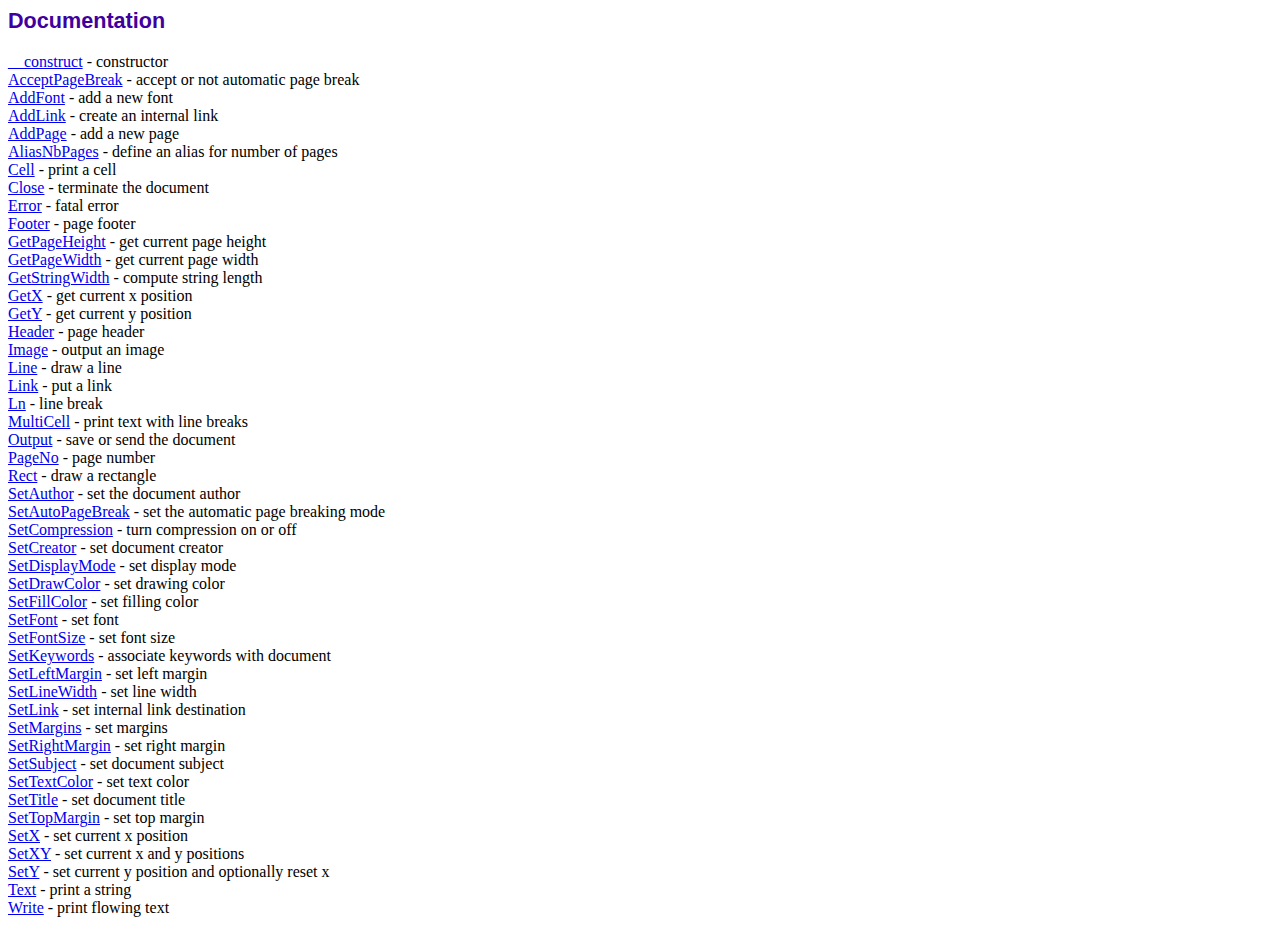
<file: www/2014/_pages/php/downExcel/pdf_2/doc/index.htm>
<!DOCTYPE html PUBLIC "-//W3C//DTD HTML 4.01 Transitional//EN">
<html>
<head>
<meta http-equiv="Content-Type" content="text/html; charset=UTF-8">
<title>Documentation</title>
<link type="text/css" rel="stylesheet" href="../fpdf.css">
</head>
<body>
<h1>Documentation</h1>
<a href="__construct.htm">__construct</a> - constructor<br>
<a href="acceptpagebreak.htm">AcceptPageBreak</a> - accept or not automatic page break<br>
<a href="addfont.htm">AddFont</a> - add a new font<br>
<a href="addlink.htm">AddLink</a> - create an internal link<br>
<a href="addpage.htm">AddPage</a> - add a new page<br>
<a href="aliasnbpages.htm">AliasNbPages</a> - define an alias for number of pages<br>
<a href="cell.htm">Cell</a> - print a cell<br>
<a href="close.htm">Close</a> - terminate the document<br>
<a href="error.htm">Error</a> - fatal error<br>
<a href="footer.htm">Footer</a> - page footer<br>
<a href="getpageheight.htm">GetPageHeight</a> - get current page height<br>
<a href="getpagewidth.htm">GetPageWidth</a> - get current page width<br>
<a href="getstringwidth.htm">GetStringWidth</a> - compute string length<br>
<a href="getx.htm">GetX</a> - get current x position<br>
<a href="gety.htm">GetY</a> - get current y position<br>
<a href="header.htm">Header</a> - page header<br>
<a href="image.htm">Image</a> - output an image<br>
<a href="line.htm">Line</a> - draw a line<br>
<a href="link.htm">Link</a> - put a link<br>
<a href="ln.htm">Ln</a> - line break<br>
<a href="multicell.htm">MultiCell</a> - print text with line breaks<br>
<a href="output.htm">Output</a> - save or send the document<br>
<a href="pageno.htm">PageNo</a> - page number<br>
<a href="rect.htm">Rect</a> - draw a rectangle<br>
<a href="setauthor.htm">SetAuthor</a> - set the document author<br>
<a href="setautopagebreak.htm">SetAutoPageBreak</a> - set the automatic page breaking mode<br>
<a href="setcompression.htm">SetCompression</a> - turn compression on or off<br>
<a href="setcreator.htm">SetCreator</a> - set document creator<br>
<a href="setdisplaymode.htm">SetDisplayMode</a> - set display mode<br>
<a href="setdrawcolor.htm">SetDrawColor</a> - set drawing color<br>
<a href="setfillcolor.htm">SetFillColor</a> - set filling color<br>
<a href="setfont.htm">SetFont</a> - set font<br>
<a href="setfontsize.htm">SetFontSize</a> - set font size<br>
<a href="setkeywords.htm">SetKeywords</a> - associate keywords with document<br>
<a href="setleftmargin.htm">SetLeftMargin</a> - set left margin<br>
<a href="setlinewidth.htm">SetLineWidth</a> - set line width<br>
<a href="setlink.htm">SetLink</a> - set internal link destination<br>
<a href="setmargins.htm">SetMargins</a> - set margins<br>
<a href="setrightmargin.htm">SetRightMargin</a> - set right margin<br>
<a href="setsubject.htm">SetSubject</a> - set document subject<br>
<a href="settextcolor.htm">SetTextColor</a> - set text color<br>
<a href="settitle.htm">SetTitle</a> - set document title<br>
<a href="settopmargin.htm">SetTopMargin</a> - set top margin<br>
<a href="setx.htm">SetX</a> - set current x position<br>
<a href="setxy.htm">SetXY</a> - set current x and y positions<br>
<a href="sety.htm">SetY</a> - set current y position and optionally reset x<br>
<a href="text.htm">Text</a> - print a string<br>
<a href="write.htm">Write</a> - print flowing text<br>
</body>
</html>
</file>
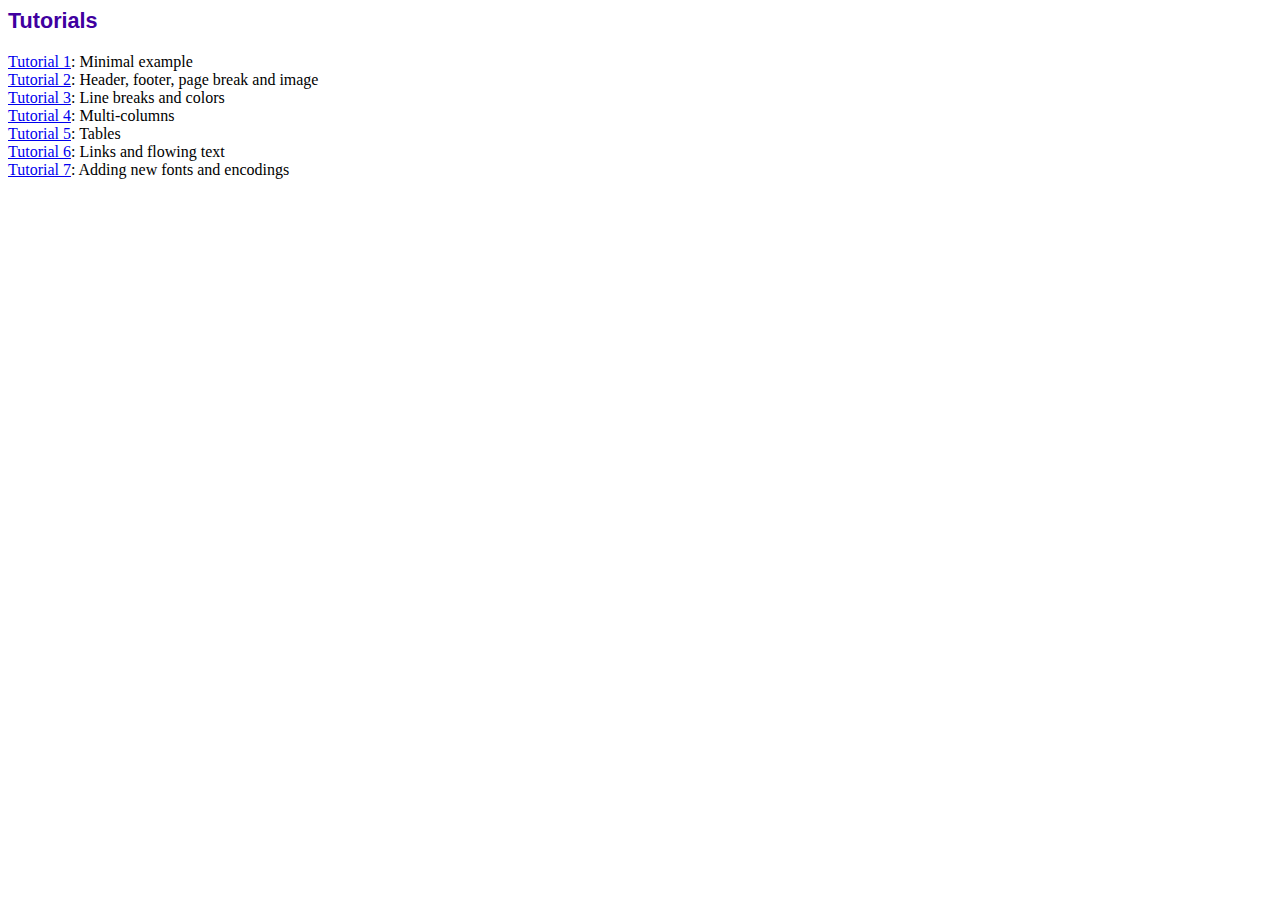
<file: www/2014/_pages/php/downExcel/pdf_2/tutorial/index.htm>
<!DOCTYPE html PUBLIC "-//W3C//DTD HTML 4.01 Transitional//EN">
<html>
<head>
<meta http-equiv="Content-Type" content="text/html; charset=UTF-8">
<title>Tutorials</title>
<link type="text/css" rel="stylesheet" href="../fpdf.css">
</head>
<body>
<h1>Tutorials</h1>
<ul style="list-style-type:none; margin-left:0; padding-left:0">
<li><a href="tuto1.htm">Tutorial 1</a>: Minimal example</li>
<li><a href="tuto2.htm">Tutorial 2</a>: Header, footer, page break and image</li>
<li><a href="tuto3.htm">Tutorial 3</a>: Line breaks and colors</li>
<li><a href="tuto4.htm">Tutorial 4</a>: Multi-columns</li>
<li><a href="tuto5.htm">Tutorial 5</a>: Tables</li>
<li><a href="tuto6.htm">Tutorial 6</a>: Links and flowing text</li>
<li><a href="tuto7.htm">Tutorial 7</a>: Adding new fonts and encodings</li>
</ul>
</body>
</html>
</file>
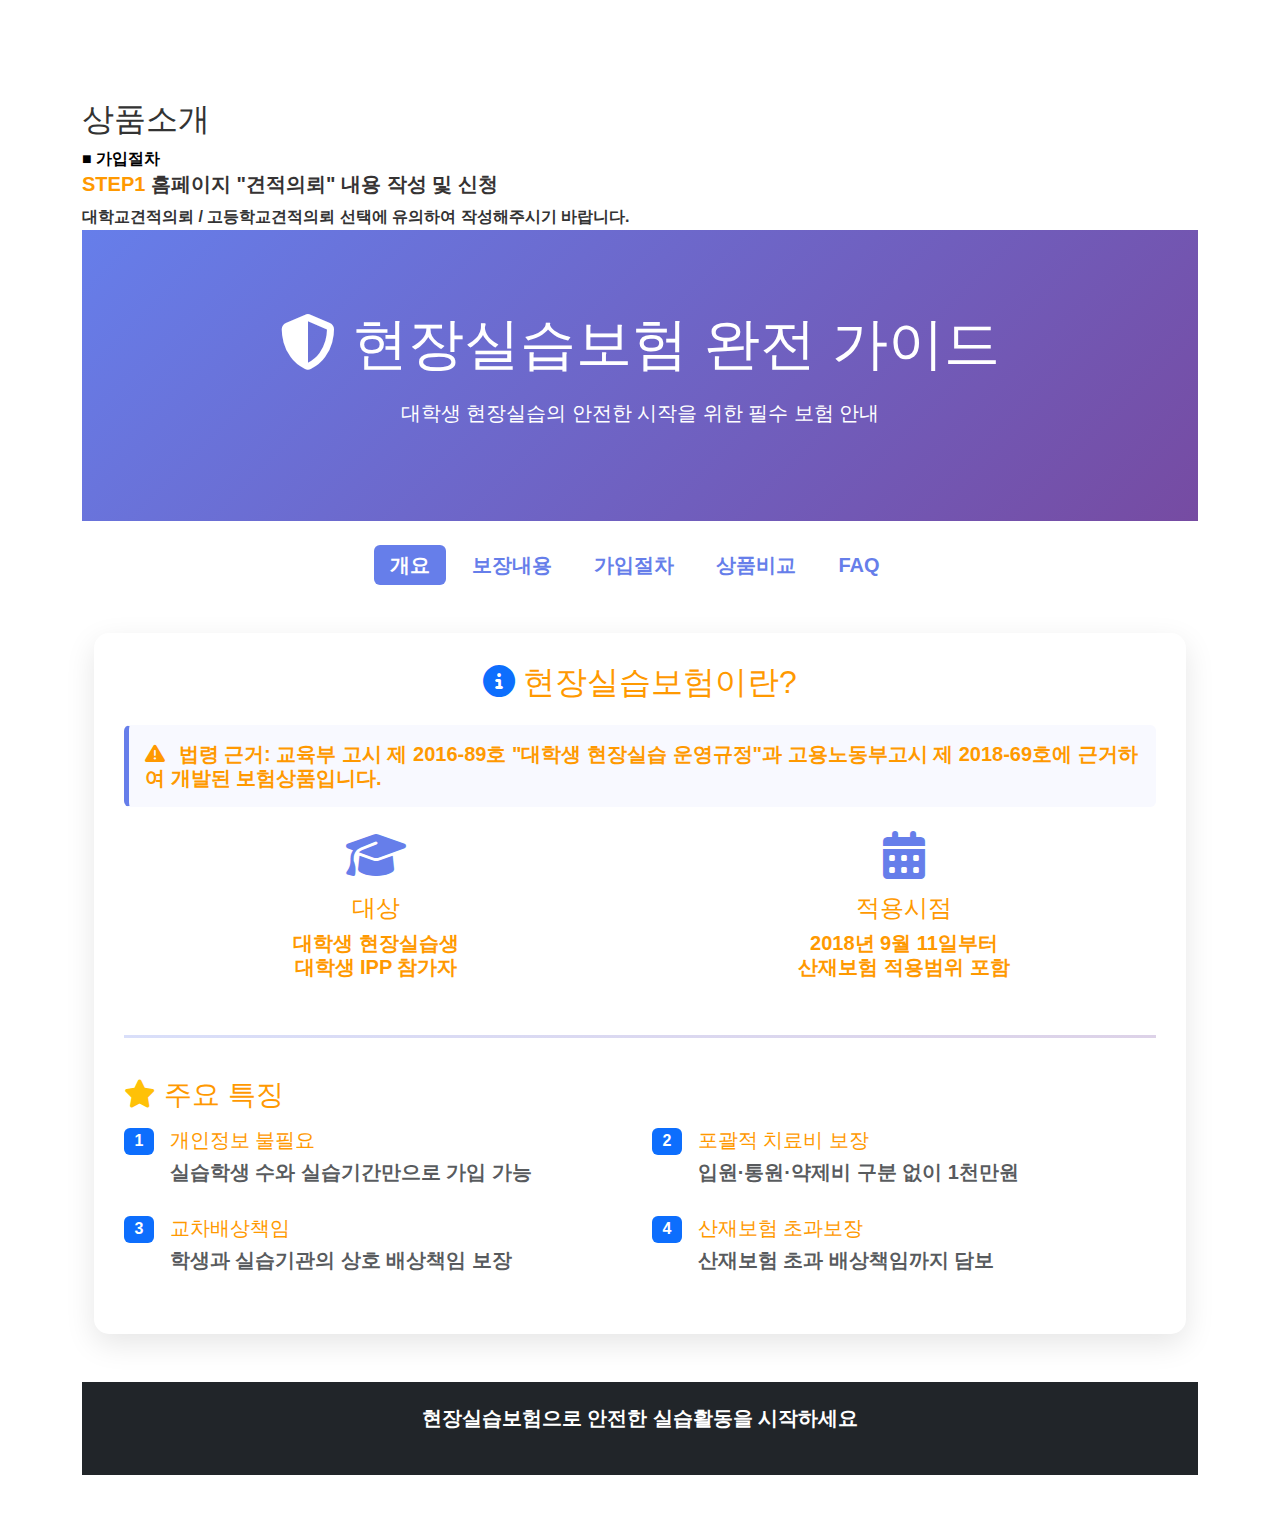
<file: www/index2.html>
<div id="products" class="page hidden-page" style="padding-top: 100px;"> <div class="container"> <h2 class="section-title">상품소개</h2> <!-- 상품 개발 배경 --> <div class="row mb-5"> <div class="col-12"> <div

pasted


<h3><span style="color: #000000;"><strong>■ 가입절차</strong></span></h3> <h5><strong><span style="color: #ff9900;">STEP1</span> <span style="color: #363333;">홈페이지 "견적의뢰" 내용 작성 및 신청</span></strong></h5> <strong>대학교견적의뢰 / 고등학교견적의뢰 선택에 유의하여 작성해주시기 바랍니다.</strong> <h5><strong><span style="color: #ff9900;

pasted

한글로  이 페이지를 참조하여 guide 페이지 작성하고자 함 내용은   부탁해

편집
제공해주신 현장실습보험 관련 자료를 바탕으로 가이드 페이지를 작성해드리겠습니다.


현장실습보험 가이드
대화형 아티팩트 
현장실습보험에 대한 종합적인 가이드 페이지를 작성했습니다. 이 가이드는 다음과 같은 구성으로 되어 있습니다:

주요 구성 요소
1. 개요 탭

현장실습보험의 정의와 법령 근거
대상 및 적용시점 안내
4가지 주요 특징 설명
**2. 보장내용




계속

편집
2. 보장내용 탭

가입유형별 보상한도 상세 테이블
자기부담금 및 총 보상한도 안내
4가지 보장범위 시각화 (치료비, 학생배상, 기관배상, 산재초과)
3. 가입절차 탭

2단계 가입절차 시각적 안내
담당자 전용 사이트 기능 설명
대학교/고등학교 견적받기 버튼
4. 상품비교 탭

현장실습보험 vs 단체상해보험 vs 학생실습보험 상세 비교표
현장실습보험의 3가지 우수성 강조
기존 상품 대비 장점 부각
5. FAQ 탭

6개 주요 질문과 답변
아코디언 형태로 사용자 편의성 극대화
가입대상, 필요정보, 치료비, 배상책임, 산재보험 관계, 문의처 등 포함
디자인 특징
반응형 디자인: 모바일, 태블릿, 데스크톱 모든 기기 대응
직관적 네비게이션: 탭 구조로 정보 접근성 향상
시각적 요소: 아이콘, 카드, 그라데이션으로 가독성 향상
색상 체계: 신뢰감을 주는 블루 계열 메인 컬러
상호작용: 호버 효과, 아코디언, 탭 전환으로 사용자 참여 유도
이 가이드 페이지는 현장실습보험에 대한 모든 필수 정보를 체계적으로 정리하여, 대학 관계자들이 쉽게 이해하고 활용할 수 있도록 구성했습니다.







<!DOCTYPE html>
<html lang="ko">
<head>
    <meta charset="UTF-8">
    <meta name="viewport" content="width=device-width, initial-scale=1.0">
    <title>현장실습보험 완전 가이드</title>
    <link href="https://cdnjs.cloudflare.com/ajax/libs/bootstrap/5.3.0/css/bootstrap.min.css" rel="stylesheet">
    <link href="https://cdnjs.cloudflare.com/ajax/libs/font-awesome/6.4.0/css/all.min.css" rel="stylesheet">
    <style>
        body {
            font-family: 'Segoe UI', Tahoma, Geneva, Verdana, sans-serif;
            line-height: 1.6;
            color: #333;
        }
        .hero-section {
            background: linear-gradient(135deg, #667eea 0%, #764ba2 100%);
            color: white;
            padding: 80px 0;
            text-align: center;
        }
        .guide-card {
            background: white;
            border-radius: 15px;
            box-shadow: 0 10px 30px rgba(0,0,0,0.1);
            padding: 30px;
            margin-bottom: 30px;
            transition: transform 0.3s ease;
        }
        .guide-card:hover {
            transform: translateY(-5px);
        }
        .step-number {
            width: 60px;
            height: 60px;
            background: linear-gradient(135deg, #667eea 0%, #764ba2 100%);
            color: white;
            border-radius: 50%;
            display: flex;
            align-items: center;
            justify-content: center;
            font-size: 24px;
            font-weight: bold;
            margin: 0 auto 20px;
        }
        .comparison-table {
            overflow-x: auto;
            margin: 20px 0;
        }
        .table-highlight {
            background-color: #fff3cd !important;
            font-weight: bold;
        }
        .benefit-icon {
            font-size: 3rem;
            color: #667eea;
            margin-bottom: 15px;
        }
        .alert-custom {
            border-left: 5px solid #667eea;
            background-color: #f8f9ff;
        }
        .nav-pills .nav-link.active {
            background-color: #667eea;
        }
        .nav-pills .nav-link {
            color: #667eea;
            margin-right: 10px;
        }
        .section-divider {
            height: 3px;
            background: linear-gradient(90deg, #667eea, #764ba2);
            border: none;
            margin: 40px 0;
        }
    </style>
</head>
<body>
    <!-- Hero Section -->
    <div class="hero-section">
        <div class="container">
            <h1 class="display-4 mb-4"><i class="fas fa-shield-alt me-3"></i>현장실습보험 완전 가이드</h1>
            <p class="lead">대학생 현장실습의 안전한 시작을 위한 필수 보험 안내</p>
        </div>
    </div>

    <!-- Navigation Tabs -->
    <div class="container mt-4">
        <ul class="nav nav-pills justify-content-center" id="guideTab" role="tablist">
            <li class="nav-item" role="presentation">
                <button class="nav-link active" id="overview-tab" data-bs-toggle="pill" data-bs-target="#overview" type="button" role="tab">개요</button>
            </li>
            <li class="nav-item" role="presentation">
                <button class="nav-link" id="benefits-tab" data-bs-toggle="pill" data-bs-target="#benefits" type="button" role="tab">보장내용</button>
            </li>
            <li class="nav-item" role="presentation">
                <button class="nav-link" id="process-tab" data-bs-toggle="pill" data-bs-target="#process" type="button" role="tab">가입절차</button>
            </li>
            <li class="nav-item" role="presentation">
                <button class="nav-link" id="comparison-tab" data-bs-toggle="pill" data-bs-target="#comparison" type="button" role="tab">상품비교</button>
            </li>
            <li class="nav-item" role="presentation">
                <button class="nav-link" id="faq-tab" data-bs-toggle="pill" data-bs-target="#faq" type="button" role="tab">FAQ</button>
            </li>
        </ul>
    </div>

    <div class="container my-5">
        <div class="tab-content" id="guideTabContent">
            
            <!-- 개요 Tab -->
            <div class="tab-pane fade show active" id="overview" role="tabpanel">
                <div class="guide-card">
                    <h2 class="text-center mb-4"><i class="fas fa-info-circle text-primary me-2"></i>현장실습보험이란?</h2>
                    
                    <div class="alert alert-custom" role="alert">
                        <i class="fas fa-exclamation-triangle me-2"></i>
                        <strong>법령 근거:</strong> 교육부 고시 제 2016-89호 "대학생 현장실습 운영규정"과 고용노동부고시 제 2018-69호에 근거하여 개발된 보험상품입니다.
                    </div>

                    <div class="row mt-4">
                        <div class="col-md-6">
                            <div class="text-center">
                                <i class="fas fa-graduation-cap benefit-icon"></i>
                                <h4>대상</h4>
                                <p>대학생 현장실습생<br>대학생 IPP 참가자</p>
                            </div>
                        </div>
                        <div class="col-md-6">
                            <div class="text-center">
                                <i class="fas fa-calendar-alt benefit-icon"></i>
                                <h4>적용시점</h4>
                                <p>2018년 9월 11일부터<br>산재보험 적용범위 포함</p>
                            </div>
                        </div>
                    </div>

                    <hr class="section-divider">

                    <h3 class="mb-3"><i class="fas fa-star text-warning me-2"></i>주요 특징</h3>
                    <div class="row">
                        <div class="col-md-6 mb-3">
                            <div class="d-flex">
                                <div class="me-3">
                                    <span class="badge bg-primary fs-6">1</span>
                                </div>
                                <div>
                                    <h5>개인정보 불필요</h5>
                                    <p class="text-muted">실습학생 수와 실습기간만으로 가입 가능</p>
                                </div>
                            </div>
                        </div>
                        <div class="col-md-6 mb-3">
                            <div class="d-flex">
                                <div class="me-3">
                                    <span class="badge bg-primary fs-6">2</span>
                                </div>
                                <div>
                                    <h5>포괄적 치료비 보장</h5>
                                    <p class="text-muted">입원·통원·약제비 구분 없이 1천만원</p>
                                </div>
                            </div>
                        </div>
                        <div class="col-md-6 mb-3">
                            <div class="d-flex">
                                <div class="me-3">
                                    <span class="badge bg-primary fs-6">3</span>
                                </div>
                                <div>
                                    <h5>교차배상책임</h5>
                                    <p class="text-muted">학생과 실습기관의 상호 배상책임 보장</p>
                                </div>
                            </div>
                        </div>
                        <div class="col-md-6 mb-3">
                            <div class="d-flex">
                                <div class="me-3">
                                    <span class="badge bg-primary fs-6">4</span>
                                </div>
                                <div>
                                    <h5>산재보험 초과보장</h5>
                                    <p class="text-muted">산재보험 초과 배상책임까지 담보</p>
                                </div>
                            </div>
                        </div>
                    </div>
                </div>
            </div>

            <!-- 보장내용 Tab -->
            <div class="tab-pane fade" id="benefits" role="tabpanel">
                <div class="guide-card">
                    <h2 class="text-center mb-4"><i class="fas fa-shield-alt text-success me-2"></i>보장내용 상세</h2>
                    
                    <!-- 보상한도 테이블 -->
                    <div class="table-responsive mb-4">
                        <table class="table table-bordered table-hover">
                            <thead class="table-primary">
                                <tr>
                                    <th rowspan="2" class="text-center align-middle">구분</th>
                                    <th colspan="2" class="text-center">가입유형별 보상한도</th>
                                </tr>
                                <tr>
                                    <th class="text-center">가입유형 A</th>
                                    <th class="text-center">가입유형 B</th>
                                </tr>
                            </thead>
                            <tbody>
                                <tr>
                                    <td class="text-center table-highlight">대인 및 대물 배상책임</td>
                                    <td class="text-center">사고당 2억원</td>
                                    <td class="text-center">사고당 3억원</td>
                                </tr>
                                <tr>
                                    <td class="text-center table-highlight">산재보험 초과 배상책임</td>
                                    <td class="text-center">사고당 2억원</td>
                                    <td class="text-center">사고당 3억원</td>
                                </tr>
                                <tr>
                                    <td class="text-center table-highlight">실습중 치료비</td>
                                    <td class="text-center">1인당 1천만원</td>
                                    <td class="text-center">1인당 1천만원</td>
                                </tr>
                            </tbody>
                        </table>
                    </div>

                    <div class="alert alert-info">
                        <i class="fas fa-info-circle me-2"></i>
                        <strong>중요사항:</strong>
                        <ul class="mb-0 mt-2">
                            <li>보험 증권당 총 보상한도: <strong class="text-primary">10억원</strong></li>
                            <li>배상책임 자기부담금: <strong class="text-danger">1사고당 10만원</strong></li>
                            <li>치료비 자기부담금: <strong class="text-success">없음</strong></li>
                        </ul>
                    </div>

                    <hr class="section-divider">

                    <!-- 보장범위 시각화 -->
                    <h3 class="text-center mb-4">보장범위 한눈에 보기</h3>
                    <div class="row">
                        <div class="col-md-3 text-center mb-4">
                            <i class="fas fa-user-injured benefit-icon"></i>
                            <h5>대학생 치료비</h5>
                            <p class="text-muted">현장실습 중 발생한<br>치료비를 보상</p>
                        </div>
                        <div class="col-md-3 text-center mb-4">
                            <i class="fas fa-exclamation-triangle benefit-icon"></i>
                            <h5>학생 과실 배상</h5>
                            <p class="text-muted">학생 과실로 인한<br>법률상의 배상책임 보상</p>
                        </div>
                        <div class="col-md-3 text-center mb-4">
                            <i class="fas fa-building benefit-icon"></i>
                            <h5>실습기관 배상</h5>
                            <p class="text-muted">실습기관 과실로 인한<br>법률상의 배상책임 보상</p>
                        </div>
                        <div class="col-md-3 text-center mb-4">
                            <i class="fas fa-plus-circle benefit-icon"></i>
                            <h5>산재보험 초과</h5>
                            <p class="text-muted">산재사고 발생시<br>산재보험 초과 배상책임</p>
                        </div>
                    </div>
                </div>
            </div>

            <!-- 가입절차 Tab -->
            <div class="tab-pane fade" id="process" role="tabpanel">
                <div class="guide-card">
                    <h2 class="text-center mb-5"><i class="fas fa-clipboard-list text-info me-2"></i>가입절차 안내</h2>
                    
                    <div class="row">
                        <div class="col-md-6 mb-4">
                            <div class="text-center">
                                <div class="step-number">1</div>
                                <h4>견적의뢰 신청</h4>
                                <p class="text-muted">홈페이지에서 "견적의뢰" 내용 작성 및 신청<br>
                                <small class="text-danger">※ 대학교/고등학교 견적의뢰 구분에 유의</small></p>
                            </div>
                        </div>
                        <div class="col-md-6 mb-4">
                            <div class="text-center">
                                <div class="step-number">2</div>
                                <h4>담당자 연락</h4>
                                <p class="text-muted">업무 담당자가 신청 선생님께 메일 송신<br>
                                <small>담당자 전용 사이트 주소와 로그인 정보 제공</small></p>
                            </div>
                        </div>
                    </div>

                    <div class="alert alert-custom mt-4">
                        <h5><i class="fas fa-desktop me-2"></i>담당자 전용 사이트에서 가능한 업무</h5>
                        <ul class="mb-0">
                            <li>의뢰한 내용 확인</li>
                            <li>보험료 확인 및 청약서 출력</li>
                            <li>처리절차 안내 확인 (사이트 좌측 "처리절차안내" 참고)</li>
                        </ul>
                    </div>

                    <div class="text-center mt-5">
                        <button class="btn btn-primary btn-lg me-3">
                            <i class="fas fa-university me-2"></i>대학교 견적받기
                        </button>
                        <button class="btn btn-outline-primary btn-lg">
                            <i class="fas fa-school me-2"></i>고등학교 견적받기
                        </button>
                    </div>
                </div>
            </div>

            <!-- 상품비교 Tab -->
            <div class="tab-pane fade" id="comparison" role="tabpanel">
                <div class="guide-card">
                    <h2 class="text-center mb-4"><i class="fas fa-balance-scale text-warning me-2"></i>상품 비교 분석</h2>
                    
                    <div class="comparison-table">
                        <table class="table table-bordered table-sm">
                            <thead class="table-warning">
                                <tr>
                                    <th class="text-center" colspan="2">구분</th>
                                    <th class="text-center table-highlight">현장실습보험</th>
                                    <th class="text-center">단체상해보험<br><small>(기존상품)</small></th>
                                    <th class="text-center">학생실습보험<br><small>(기존상품)</small></th>
                                </tr>
                            </thead>
                            <tbody>
                                <tr>
                                    <td class="text-center table-warning" colspan="2"><strong>적용약관</strong></td>
                                    <td class="text-center table-highlight">영업배상보험<br>(C.G.L 약관)</td>
                                    <td class="text-center">상해보험약관</td>
                                    <td class="text-center">상해+영업배상약관</td>
                                </tr>
                                <tr>
                                    <td class="text-center table-warning" colspan="2"><strong>기본담보</strong></td>
                                    <td class="text-center table-highlight">산재초과 배상책임<br>배상책임<br>치료비</td>
                                    <td class="text-center">상해사망 & 치료비</td>
                                    <td class="text-center">상해사망 & 치료비</td>
                                </tr>
                                <tr>
                                    <td class="text-center table-warning" colspan="2"><strong>가입 시 필요사항</strong></td>
                                    <td class="text-center table-highlight text-success"><strong>실습기간, 인원수</strong></td>
                                    <td class="text-center">이름,주민번호,학과</td>
                                    <td class="text-center">이름,주민번호,학과</td>
                                </tr>
                                <tr>
                                    <td class="text-center table-warning" rowspan="3"><strong>상해치료비</strong></td>
                                    <td class="text-center table-warning"><strong>자기부담금</strong></td>
                                    <td class="text-center table-highlight text-success"><strong>자기부담금 없음</strong></td>
                                    <td class="text-center">입원 10-20%<br>통원 1-2만원 또는<br>10-20%중 큰 금액</td>
                                    <td class="text-center">치료비보장내용 없음</td>
                                </tr>
                                <tr>
                                    <td class="text-center table-warning"><strong>보상한도</strong></td>
                                    <td class="text-center table-highlight">입원,통원,약값<br>구분없이<br><strong>1천만원</strong></td>
                                    <td class="text-center">입원 1천만원<br>통원 25만원<br>약값 5만원</td>
                                    <td class="text-center">치료비보장내용 없음</td>
                                </tr>
                                <tr>
                                    <td class="text-center table-warning"><strong>배상책임</strong></td>
                                    <td class="text-center table-highlight"><strong>2억원 또는 3억원</strong></td>
                                    <td class="text-center">담보 없음</td>
                                    <td class="text-center">5백만원</td>
                                </tr>
                            </tbody>
                        </table>
                    </div>

                    <div class="alert alert-success mt-4">
                        <h5><i class="fas fa-thumbs-up me-2"></i>현장실습보험의 우수성</h5>
                        <div class="row">
                            <div class="col-md-4">
                                <strong>간편한 가입</strong><br>
                                <small>개인정보 없이 인원수와 기간만으로 가입</small>
                            </div>
                            <div class="col-md-4">
                                <strong>포괄적 보장</strong><br>
                                <small>치료비 자기부담금 없음, 배상책임까지 보장</small>
                            </div>
                            <div class="col-md-4">
                                <strong>산재보험 연계</strong><br>
                                <small>산재보험 초과 배상책임까지 담보</small>
                            </div>
                        </div>
                    </div>
                </div>
            </div>

            <!-- FAQ Tab -->
            <div class="tab-pane fade" id="faq" role="tabpanel">
                <div class="guide-card">
                    <h2 class="text-center mb-4"><i class="fas fa-question-circle text-secondary me-2"></i>자주 묻는 질문</h2>
                    
                    <div class="accordion" id="faqAccordion">
                        <div class="accordion-item">
                            <h2 class="accordion-header" id="faq1">
                                <button class="accordion-button" type="button" data-bs-toggle="collapse" data-bs-target="#collapse1">
                                    <i class="fas fa-user-plus me-2"></i>현장실습보험 가입 대상은 누구인가요?
                                </button>
                            </h2>
                            <div id="collapse1" class="accordion-collapse collapse show" data-bs-parent="#faqAccordion">
                                <div class="accordion-body">
                                    대학생 현장실습생과 대학생 IPP(기업연계형 장기현장실습) 참가자가 가입 대상입니다. 고등학교 실습생의 경우 별도의 견적 과정을 통해 가입 가능합니다.
                                </div>
                            </div>
                        </div>

                        <div class="accordion-item">
                            <h2 class="accordion-header" id="faq2">
                                <button class="accordion-button collapsed" type="button" data-bs-toggle="collapse" data-bs-target="#collapse2">
                                    <i class="fas fa-file-alt me-2"></i>가입 시 어떤 정보가 필요한가요?
                                </button>
                            </h2>
                            <div id="collapse2" class="accordion-collapse collapse" data-bs-parent="#faqAccordion">
                                <div class="accordion-body">
                                    현장실습보험은 개인정보를 필요로 하지 않습니다. <strong>실습학생 수</strong>와 <strong>실습기간</strong>만 있으면 가입이 가능합니다. 이는 기존 상품 대비 매우 간편한 가입 절차입니다.
                                </div>
                            </div>
                        </div>

                        <div class="accordion-item">
                            <h2 class="accordion-header" id="faq3">
                                <button class="accordion-button collapsed" type="button" data-bs-toggle="collapse" data-bs-target="#collapse3">
                                    <i class="fas fa-money-bill-wave me-2"></i>치료비 자기부담금이 있나요?
                                </button>
                            </h2>
                            <div id="collapse3" class="accordion-collapse collapse" data-bs-parent="#faqAccordion">
                                <div class="accordion-body">
                                    현장실습보험은 <strong>치료비 자기부담금이 없습니다.</strong> 입원, 통원, 약제비를 구분하지 않고 1천만원 한도 내에서 전액 보상해드립니다. 개인이 가입한 치료실비보험과는 별도로 보상처리됩니다.
                                </div>
                            </div>
                        </div>

                        <div class="accordion-item">
                            <h2 class="accordion-header" id="faq4">
                                <button class="accordion-button collapsed" type="button" data-bs-toggle="collapse" data-bs-target="#collapse4">
                                    <i class="fas fa-balance-scale me-2"></i>배상책임은 어떻게 보장되나요?
                                </button>
                            </h2>
                            <div id="collapse4" class="accordion-collapse collapse" data-bs-parent="#faqAccordion">
                                <div class="accordion-body">
                                    교차배상책임으로 보장됩니다.
                                    <ul class="mt-2">
                                        <li><strong>학생의 잘못</strong>으로 실습기관에 피해를 끼쳤을 때</li>
                                        <li><strong>실습기관의 잘못</strong>으로 학생에게 피해를 끼쳤을 때</li>
                                    </ul>
                                    각각 가입유형 A는 2억원, 가입유형 B는 3억원까지 보상합니다. (사고당 본인부담금 10만원)
                                </div>
                            </div>
                        </div>

                        <div class="accordion-item">
                            <h2 class="accordion-header" id="faq5">
                                <button class="accordion-button collapsed" type="button" data-bs-toggle="collapse" data-bs-target="#collapse5">
                                    <i class="fas fa-hard-hat me-2"></i>산재보험과는 어떤 관계인가요?
                                </button>
                            </h2>
                            <div id="collapse5" class="accordion-collapse collapse" data-bs-parent="#faqAccordion">
                                <div class="accordion-body">
                                    2018년 9월 11일부터 대학생 현장실습생도 산재보험 적용을 받게 되었습니다. 현장실습보험은 <strong>산재보험을 보완하는 역할</strong>로, 산재보험금액을 초과하여 발생하는 법률상 손해배상책임을 보상합니다. 위자료, 상실수익 등의 합의금 및 소송비용까지 보장합니다.
                                </div>
                            </div>
                        </div>

                        <div class="accordion-item">
                            <h2 class="accordion-header" id="faq6">
                                <button class="accordion-button collapsed" type="button" data-bs-toggle="collapse" data-bs-target="#collapse6">
                                    <i class="fas fa-phone me-2"></i>가입 후 문의사항은 어디로 연락하나요?
                                </button>
                            </h2>
                            <div id="collapse6" class="accordion-collapse collapse" data-bs-parent="#faqAccordion">
                                <div class="accordion-body">
                                    견적의뢰 후 담당자 전용 사이트가 제공됩니다. 해당 사이트에서 모든 진행 상황을 확인할 수 있으며, 궁금한 사항은 배정된 담당자에게 직접 문의하실 수 있습니다.
                                </div>
                            </div>
                        </div>
                    </div>

                    <div class="alert alert-warning mt-4">
                        <i class="fas fa-exclamation-triangle me-2"></i>
                        <strong>참고사항:</strong> 위 비교자료는 대학교의 보험담당 실무자의 이해를 돕고자 작성한 자료입니다. 실제와 약간의 차이가 있을 수 있으니 참고하여 주시기 바랍니다.
                    </div>
                </div>
            </div>
        </div>
    </div>

    <!-- Footer -->
    <footer class="bg-dark text-white text-center py-4 mt-5">
        <div class="container">
            <p class="mb-0">현장실습보험으로 안전한 실습활동을 시작하세요</p>
            <small class="text-muted">본 가이드는 현장실습보험 상품의 이해를 돕기 위한 안내자료입니다.</small>
        </div>
    </footer>

    <script src="https://cdnjs.cloudflare.com/ajax/libs/bootstrap/5.3.0/js/bootstrap.bundle.min.js"></script>
</body>
</html>
</file>
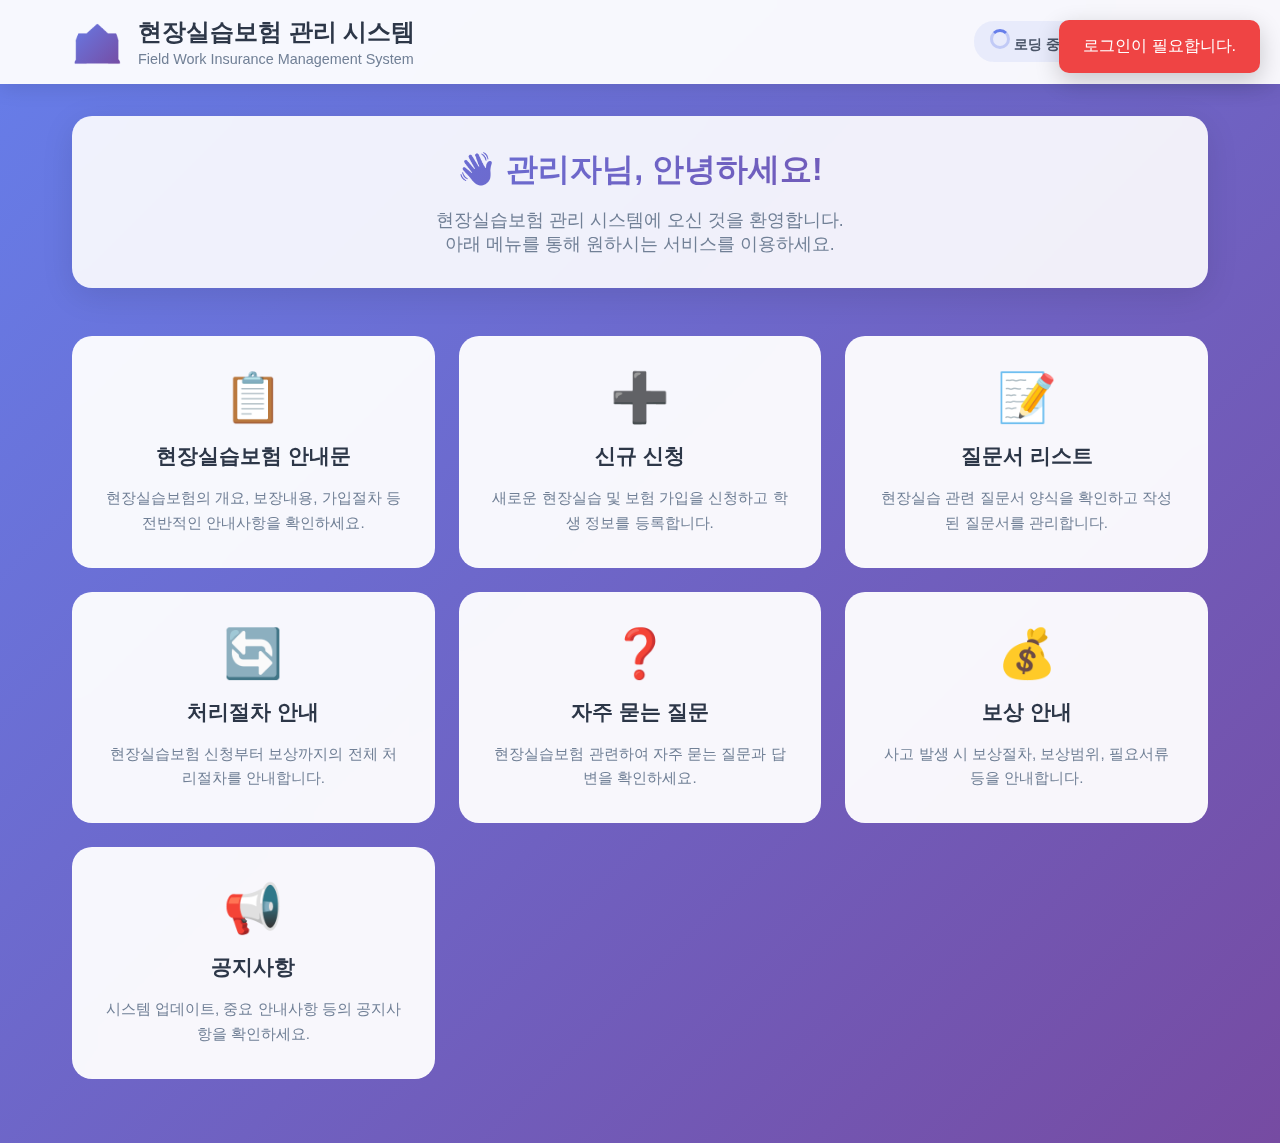
<file: www/teacher/main.html>
<!DOCTYPE html>
<html lang="ko">
<head>
    <meta charset="UTF-8">
    <meta name="viewport" content="width=device-width, initial-scale=1.0">
    <title>현장실습보험 관리 시스템</title>
    <style>
        /* === 기본 설정 === */
        * {
            margin: 0;
            padding: 0;
            box-sizing: border-box;
        }

        body {
            font-family: -apple-system, BlinkMacSystemFont, 'Segoe UI', 'Noto Sans KR', sans-serif;
            background: linear-gradient(135deg, #667eea 0%, #764ba2 100%);
            min-height: 100vh;
            color: #333;
        }

        /* === 헤더 스타일 === */
        .header {
            background: rgba(255, 255, 255, 0.95);
            backdrop-filter: blur(10px);
            box-shadow: 0 4px 20px rgba(0, 0, 0, 0.1);
            position: sticky;
            top: 0;
            z-index: 1000;
            border-bottom: 1px solid rgba(255, 255, 255, 0.2);
            transition: transform 0.3s ease;
        }

        .header-container {
            max-width: 1200px;
            margin: 0 auto;
            padding: 1rem 2rem;
            display: flex;
            justify-content: space-between;
            align-items: center;
        }

        .logo-section {
            display: flex;
            align-items: center;
            gap: 1rem;
        }

        .logo {
            font-size: 2.5rem;
            background: linear-gradient(135deg, #667eea, #764ba2);
            -webkit-background-clip: text;
            -webkit-text-fill-color: transparent;
            background-clip: text;
        }

        .header-info h1 {
            font-size: 1.5rem;
            font-weight: 700;
            color: #2d3748;
            margin-bottom: 0.2rem;
        }

        .header-info p {
            font-size: 0.9rem;
            color: #718096;
            font-weight: 500;
        }

        .user-section {
            display: flex;
            align-items: center;
            gap: 1rem;
        }

        .school-name {
            font-weight: 600;
            color: #4a5568;
            padding: 0.5rem 1rem;
            background: rgba(102, 126, 234, 0.1);
            border-radius: 20px;
            font-size: 0.9rem;
        }

        .logout-btn {
            background: linear-gradient(135deg, #ff6b6b, #ee5a52);
            color: white;
            border: none;
            padding: 0.7rem 1.5rem;
            border-radius: 25px;
            font-weight: 600;
            cursor: pointer;
            transition: all 0.3s ease;
            font-size: 0.9rem;
        }

        .logout-btn:hover {
            transform: translateY(-2px);
            box-shadow: 0 8px 25px rgba(255, 107, 107, 0.3);
        }

        /* === 메인 컨테이너 === */
        .main-container {
            max-width: 1200px;
            margin: 0 auto;
            padding: 2rem;
        }

        /* === 환영 섹션 === */
        .welcome-section {
            text-align: center;
            margin-bottom: 3rem;
            background: rgba(255, 255, 255, 0.9);
            backdrop-filter: blur(10px);
            padding: 2rem;
            border-radius: 20px;
            box-shadow: 0 8px 32px rgba(0, 0, 0, 0.1);
        }

        .welcome-title {
            font-size: 2rem;
            font-weight: 700;
            margin-bottom: 1rem;
            background: linear-gradient(135deg, #667eea, #764ba2);
            -webkit-background-clip: text;
            -webkit-text-fill-color: transparent;
            background-clip: text;
        }

        .welcome-message {
            font-size: 1.1rem;
            color: #718096;
            font-weight: 500;
        }

        /* === 메뉴 그리드 === */
        .menu-grid {
            display: grid;
            grid-template-columns: repeat(auto-fit, minmax(350px, 1fr));
            gap: 1.5rem;
            margin-bottom: 2rem;
        }

        .menu-card {
            background: rgba(255, 255, 255, 0.95);
            backdrop-filter: blur(10px);
            border-radius: 20px;
            padding: 2rem;
            cursor: pointer;
            transition: all 0.3s ease;
            border: 1px solid rgba(255, 255, 255, 0.2);
            position: relative;
            overflow: hidden;
        }

        .menu-card::before {
            content: '';
            position: absolute;
            top: 0;
            left: 0;
            right: 0;
            height: 4px;
            background: linear-gradient(135deg, #667eea, #764ba2);
            transform: scaleX(0);
            transition: transform 0.3s ease;
        }

        .menu-card:hover {
            transform: translateY(-8px);
            box-shadow: 0 20px 40px rgba(0, 0, 0, 0.15);
        }

        .menu-card:hover::before {
            transform: scaleX(1);
        }

        .menu-icon {
            font-size: 3rem;
            margin-bottom: 1rem;
            text-align: center;
        }

        .menu-title {
            font-size: 1.3rem;
            font-weight: 700;
            margin-bottom: 1rem;
            color: #2d3748;
            text-align: center;
        }

        .menu-description {
            color: #718096;
            line-height: 1.6;
            text-align: center;
            font-size: 0.95rem;
        }

        /* === 다양한 카드 색상 === */
        .menu-card.guide:hover { box-shadow: 0 20px 40px rgba(59, 130, 246, 0.3); }
        .menu-card.application:hover { box-shadow: 0 20px 40px rgba(34, 197, 94, 0.3); }
        .menu-card.questions:hover { box-shadow: 0 20px 40px rgba(249, 115, 22, 0.3); }
        .menu-card.process:hover { box-shadow: 0 20px 40px rgba(168, 85, 247, 0.3); }
        .menu-card.faq:hover { box-shadow: 0 20px 40px rgba(236, 72, 153, 0.3); }
        .menu-card.compensation:hover { box-shadow: 0 20px 40px rgba(14, 165, 233, 0.3); }
        .menu-card.notice:hover { box-shadow: 0 20px 40px rgba(239, 68, 68, 0.3); }

        /* === 플로팅 버튼 === */
        .floating-menu-btn {
            position: fixed;
            bottom: 2rem;
            right: 2rem;
            width: 60px;
            height: 60px;
            border-radius: 50%;
            background: linear-gradient(135deg, #667eea, #764ba2);
            color: white;
            border: none;
            font-size: 1.5rem;
            cursor: pointer;
            box-shadow: 0 8px 25px rgba(102, 126, 234, 0.4);
            transition: all 0.3s ease;
            z-index: 1000;
            display: none;
        }

        .floating-menu-btn:hover {
            transform: scale(1.1);
            box-shadow: 0 12px 35px rgba(102, 126, 234, 0.5);
        }

        /* === 콘텐츠 영역 === */
        .content-area {
            background: rgba(255, 255, 255, 0.95);
            backdrop-filter: blur(10px);
            border-radius: 20px;
            padding: 2rem;
            margin-top: 2rem;
            box-shadow: 0 8px 32px rgba(0, 0, 0, 0.1);
        }

        .content-header {
            display: flex;
            justify-content: flex-start;
            align-items: center;
            margin-bottom: 2rem;
            padding-bottom: 1rem;
            border-bottom: 2px solid #e2e8f0;
        }

        .back-btn {
            background: linear-gradient(135deg, #718096, #4a5568);
            color: white;
            border: none;
            padding: 0.7rem 1.5rem;
            border-radius: 25px;
            font-weight: 600;
            cursor: pointer;
            transition: all 0.3s ease;
            font-size: 0.9rem;
        }

        .back-btn:hover {
            transform: translateY(-2px);
            box-shadow: 0 8px 25px rgba(113, 128, 150, 0.3);
        }

        /* === 반응형 디자인 === */
        @media (max-width: 768px) {
            .header-container {
                padding: 1rem;
                flex-direction: column;
                gap: 1rem;
            }

            .main-container {
                padding: 1rem;
            }

            .menu-grid {
                grid-template-columns: 1fr;
                gap: 1rem;
            }

            .welcome-section {
                padding: 1.5rem;
            }

            .menu-card {
                padding: 1.5rem;
            }
        }

        /* === 로딩 애니메이션 === */
        .loading {
            display: inline-block;
            width: 20px;
            height: 20px;
            border: 3px solid rgba(102, 126, 234, 0.3);
            border-radius: 50%;
            border-top-color: #667eea;
            animation: spin 1s ease-in-out infinite;
        }

        @keyframes spin {
            to { transform: rotate(360deg); }
        }

        /* === 페이드 인 애니메이션 === */
        .fade-in {
            animation: fadeIn 0.5s ease-in-out;
        }

        @keyframes fadeIn {
            from {
                opacity: 0;
                transform: translateY(20px);
            }
            to {
                opacity: 1;
                transform: translateY(0);
            }
        }
    </style>
</head>
<body>
    <!-- 헤더 -->
    <header class="header">
        <div class="header-container">
            <div class="logo-section">
                <div class="logo">🏫</div>
                <div class="header-info">
                    <h1>현장실습보험 관리 시스템</h1>
                    <p>Field Work Insurance Management System</p>
                </div>
            </div>
            <div class="user-section">
                <div class="school-name" id="schoolName">
                    <span class="loading"></span> 로딩 중...
                </div>
                <div class="header-buttons">
                    <button class="logout-btn" onclick="handleLogout()">로그아웃</button>
                </div>
            </div>
        </div>
    </header>

    <!-- 메인 컨테이너 -->
    <main class="main-container">
        <!-- 환영 섹션 -->
        <section class="welcome-section fade-in">
            <h2 class="welcome-title">👋 관리자님, 안녕하세요!</h2>
            <p class="welcome-message">
                현장실습보험 관리 시스템에 오신 것을 환영합니다.<br>
                아래 메뉴를 통해 원하시는 서비스를 이용하세요.
            </p>
        </section>

        <!-- 메뉴 그리드 -->
        <div class="menu-grid" id="menuGrid">
            <!-- 현장실습보험 안내문 -->
            <div class="menu-card guide fade-in" onclick="goToPage('guide')" style="animation-delay: 0.1s">
                <div class="menu-icon">📋</div>
                <h3 class="menu-title">현장실습보험 안내문</h3>
                <p class="menu-description">
                    현장실습보험의 개요, 보장내용, 가입절차 등 전반적인 안내사항을 확인하세요.
                </p>
            </div>

            <!-- 신규 신청 -->
            <div class="menu-card application fade-in" onclick="goToPage('application')" style="animation-delay: 0.2s">
                <div class="menu-icon">➕</div>
                <h3 class="menu-title">신규 신청</h3>
                <p class="menu-description">
                    새로운 현장실습 및 보험 가입을 신청하고 학생 정보를 등록합니다.
                </p>
            </div>

            <!-- 질문서 리스트 -->
            <div class="menu-card questions fade-in" onclick="goToPage('questions')" style="animation-delay: 0.3s">
                <div class="menu-icon">📝</div>
                <h3 class="menu-title">질문서 리스트</h3>
                <p class="menu-description">
                    현장실습 관련 질문서 양식을 확인하고 작성된 질문서를 관리합니다.
                </p>
            </div>

            <!-- 처리절차 안내 -->
            <div class="menu-card process fade-in" onclick="goToPage('process')" style="animation-delay: 0.4s">
                <div class="menu-icon">🔄</div>
                <h3 class="menu-title">처리절차 안내</h3>
                <p class="menu-description">
                    현장실습보험 신청부터 보상까지의 전체 처리절차를 안내합니다.
                </p>
            </div>

            <!-- 자주 묻는 질문 -->
            <div class="menu-card faq fade-in" onclick="goToPage('faq')" style="animation-delay: 0.5s">
                <div class="menu-icon">❓</div>
                <h3 class="menu-title">자주 묻는 질문</h3>
                <p class="menu-description">
                    현장실습보험 관련하여 자주 묻는 질문과 답변을 확인하세요.
                </p>
            </div>

            <!-- 보상 안내 -->
            <div class="menu-card compensation fade-in" onclick="goToPage('compensation')" style="animation-delay: 0.6s">
                <div class="menu-icon">💰</div>
                <h3 class="menu-title">보상 안내</h3>
                <p class="menu-description">
                    사고 발생 시 보상절차, 보상범위, 필요서류 등을 안내합니다.
                </p>
            </div>

            <!-- 공지사항 -->
            <div class="menu-card notice fade-in" onclick="goToPage('notice')" style="animation-delay: 0.7s">
                <div class="menu-icon">📢</div>
                <h3 class="menu-title">공지사항</h3>
                <p class="menu-description">
                    시스템 업데이트, 중요 안내사항 등의 공지사항을 확인하세요.
                </p>
            </div>
        </div>

        <!-- 동적 콘텐츠 영역 -->
        <div id="contentArea" class="content-area" style="display: none;">
            <div class="content-header">
                <h2 id="contentTitle">페이지 제목</h2>
            </div>
            <div class="content-body">
                <div id="dynamicContent">
                    <!-- 동적 콘텐츠가 여기에 로드됩니다 -->
                </div>
            </div>
        </div>
    </main>

    <!-- Floating Menu Button -->
    <button class="floating-menu-btn" id="floatingMenuBtn" onclick="showMainMenu()" title="메인메뉴로 돌아가기">
        🏠
    </button>

    <script>
        // === 전역 변수 ===
        let currentPage = 'main';
        let schoolData = null;

        // === 초기화 함수 ===
        document.addEventListener('DOMContentLoaded', function() {
            initializeSystem();
            loadSchoolInfo();
        });

        // === 시스템 초기화 ===
        function initializeSystem() {
            console.log('현장실습보험 관리 시스템 초기화 중...');
            
            // 메뉴 카드에 호버 효과 추가
            addMenuHoverEffects();
            
            // 스크롤 이벤트 추가
            addScrollEffects();
            
            console.log('시스템 초기화 완료');
        }

        // === 학교 정보 로드 ===
        function loadSchoolInfo() {
            // 세션 정보 확인
            const cNum = sessionStorage.getItem('cNum');
            const schoolName = sessionStorage.getItem('schoolName');
            const damdanga = sessionStorage.getItem('damdanga');
            
            if (!cNum || !schoolName) {
                // 로그인 정보가 없으면 로그인 페이지로 리다이렉트
                showNotification('로그인이 필요합니다.', 'error');
                setTimeout(() => {
                    window.location.href = 'index.html';
                }, 2000);
                return;
            }
            
			
            // 세션 정보로 학교 정보 설정
            const schoolInfo = {
                name: schoolName,
                cNum: cNum,
                admin: damdanga || '관리자'
            };
            
            // 헤더에 학교 정보 표시
            document.getElementById('schoolName').innerHTML = `${schoolInfo.name} (${schoolInfo.admin})`;
            schoolData = schoolInfo;
            
            // 환영 메시지 개인화
            updateWelcomeMessage(schoolInfo);
            
            console.log('로그인 정보 로드 완료:', schoolInfo);
        }

        // === 페이지 네비게이션 ===
        function goToPage(pageId) {
            // 권한 체크
            if (!validateSession()) {
                return;
            }
            
            console.log(`페이지 이동: ${pageId}`);
            
            // 메인 메뉴 숨기기
            document.querySelector('.welcome-section').style.display = 'none';
            document.getElementById('menuGrid').style.display = 'none';
            
            // 콘텐츠 영역 표시
            const contentArea = document.getElementById('contentArea');
            contentArea.style.display = 'block';
            contentArea.classList.add('fade-in');
            
            // 플로팅 버튼 표시
            document.getElementById('floatingMenuBtn').style.display = 'block';
            
            // 페이지별 콘텐츠 로드
            loadPageContent(pageId);
            
            // 현재 페이지 업데이트
            currentPage = pageId;
            
            // 상단으로 스크롤
            window.scrollTo({ top: 0, behavior: 'smooth' });
        }

        // === 메인 메뉴 표시 ===
        function showMainMenu() {
            console.log('메인 메뉴로 돌아가기');
            
            // 콘텐츠 영역 숨기기
            document.getElementById('contentArea').style.display = 'none';
            
            // 메인 메뉴 표시
            document.querySelector('.welcome-section').style.display = 'block';
            document.getElementById('menuGrid').style.display = 'grid';
            
            // 플로팅 버튼 숨기기
            document.getElementById('floatingMenuBtn').style.display = 'none';
            
            // 현재 페이지 업데이트
            currentPage = 'main';
            
            // 상단으로 스크롤
            window.scrollTo({ top: 0, behavior: 'smooth' });
        }

        // === 페이지 콘텐츠 로드 ===
        function loadPageContent(pageId) {
            const contentTitle = document.getElementById('contentTitle');
            const dynamicContent = document.getElementById('dynamicContent');
            
            const pageInfo = getPageInfo(pageId);
            contentTitle.textContent = pageInfo.title;
            dynamicContent.innerHTML = pageInfo.content;
        }

        // === 페이지 정보 반환 ===
        function getPageInfo(pageId) {
            const pages = {
                guide: {
                    title: '📋 현장실습보험 안내문',
                    content: `
                        <div style="line-height: 1.8; color: #4a5568;">
                            <h3 style="color: #2d3748; margin-bottom: 1rem;">🎯 현장실습보험 개요</h3>
                            <p style="margin-bottom: 1.5rem;">현장실습보험은 학생들이 안전하고 효과적인 현장실습을 받을 수 있도록 지원하는 보험제도입니다.</p>
                            
                            <h3 style="color: #2d3748; margin-bottom: 1rem;">🛡️ 주요 보장내용</h3>
                            <ul style="margin-bottom: 1.5rem; padding-left: 1.5rem;">
                                <li>실습 중 상해사고 보장</li>
                                <li>배상책임 보장</li>
                                <li>의료비 지원</li>
                                <li>휴업손해 보상</li>
                            </ul>
                            
                            <h3 style="color: #2d3748; margin-bottom: 1rem;">📝 가입절차</h3>
                            <p>신규 신청 메뉴를 통해 간편하게 가입하실 수 있습니다.</p>
                        </div>
                    `
                },
                application: {
                    title: '➕ 신규 신청',
                    content: `
                        <div style="text-align: center; padding: 2rem;">
                            <h3 style="color: #2d3748; margin-bottom: 2rem;">새로운 현장실습보험 신청</h3>
                            <button onclick="alert('신청 기능 구현 예정')" style="background: linear-gradient(135deg, #667eea, #764ba2); color: white; border: none; padding: 1rem 2rem; border-radius: 25px; font-size: 1.1rem; cursor: pointer; transition: all 0.3s ease;">
                                📋 신청서 작성하기
                            </button>
                        </div>
                    `
                },
                questions: {
                    title: '📝 질문서 리스트',
                    content: `
                        <div style="line-height: 1.8; color: #4a5568;">
                            <h3 style="color: #2d3748; margin-bottom: 1rem;">📋 질문서 관리</h3>
                            <p style="margin-bottom: 1.5rem;">현장실습 관련 질문서를 확인하고 관리할 수 있습니다.</p>
                            <div style="background: #f7fafc; padding: 1.5rem; border-radius: 10px; border-left: 4px solid #667eea;">
                                <p>🔄 질문서 기능은 개발 중입니다.</p>
                            </div>
                        </div>
                    `
                },
                process: {
                    title: '🔄 처리절차 안내',
                    content: `
                        <div style="line-height: 1.8; color: #4a5568;">
                            <h3 style="color: #2d3748; margin-bottom: 1rem;">📋 처리절차 순서</h3>
                            <ol style="margin-bottom: 1.5rem; padding-left: 1.5rem;">
                                <li style="margin-bottom: 0.5rem;">신청서 작성 및 제출</li>
                                <li style="margin-bottom: 0.5rem;">서류 검토 및 승인</li>
                                <li style="margin-bottom: 0.5rem;">보험 가입 처리</li>
                                <li style="margin-bottom: 0.5rem;">현장실습 시작</li>
                                <li style="margin-bottom: 0.5rem;">사고 발생 시 보상 처리</li>
                            </ol>
                        </div>
                    `
                },
                faq: {
                    title: '❓ 자주 묻는 질문',
                    content: `
                        <div style="line-height: 1.8; color: #4a5568;">
                            <div style="margin-bottom: 1.5rem; padding: 1rem; background: #f0f9ff; border-radius: 10px;">
                                <h4 style="color: #0369a1; margin-bottom: 0.5rem;">Q. 보험료는 얼마인가요?</h4>
                                <p>A. 현장실습 기간과 실습 유형에 따라 달라집니다. 자세한 사항은 신청 시 안내드립니다.</p>
                            </div>
                            <div style="margin-bottom: 1.5rem; padding: 1rem; background: #f0fdf4; border-radius: 10px;">
                                <h4 style="color: #15803d; margin-bottom: 0.5rem;">Q. 가입 기간은 어떻게 되나요?</h4>
                                <p>A. 현장실습 시작일부터 종료일까지 자동으로 설정됩니다.</p>
                            </div>
                        </div>
                    `
                },
                compensation: {
                    title: '💰 보상 안내',
                    content: `
                        <div style="line-height: 1.8; color: #4a5568;">
                            <h3 style="color: #2d3748; margin-bottom: 1rem;">💊 의료비 보상</h3>
                            <ul style="margin-bottom: 1.5rem; padding-left: 1.5rem;">
                                <li>실습 중 발생한 상해에 대한 치료비</li>
                                <li>응급처치 및 입원비</li>
                                <li>재활치료비</li>
                            </ul>
                            
                            <h3 style="color: #2d3748; margin-bottom: 1rem;">⚖️ 배상책임 보상</h3>
                            <p style="margin-bottom: 1.5rem;">실습 중 타인에게 피해를 입힌 경우의 배상책임을 보장합니다.</p>
                            
                            <div style="background: #fef2f2; padding: 1rem; border-radius: 10px; border-left: 4px solid #ef4444;">
                                <p><strong>📞 사고 발생 시 즉시 연락:</strong> 1588-0000</p>
                            </div>
                        </div>
                    `
                },
                notice: {
                    title: '📢 공지사항',
                    content: `
                        <div style="line-height: 1.8; color: #4a5568;">
                            <div style="border-bottom: 1px solid #e2e8f0; padding-bottom: 1rem; margin-bottom: 1rem;">
                                <h4 style="color: #2d3748; margin-bottom: 0.5rem;">🆕 시스템 업데이트 안내</h4>
                                <p style="font-size: 0.9rem; color: #718096;">2025.06.04</p>
                                <p>새로운 기능이 추가되어 더욱 편리하게 이용하실 수 있습니다.</p>
                            </div>
                            
                            <div style="border-bottom: 1px solid #e2e8f0; padding-bottom: 1rem; margin-bottom: 1rem;">
                                <h4 style="color: #2d3748; margin-bottom: 0.5rem;">📋 현장실습보험 약관 개정</h4>
                                <p style="font-size: 0.9rem; color: #718096;">2025.06.01</p>
                                <p>보험 약관이 일부 개정되었습니다. 자세한 내용은 안내문을 확인해주세요.</p>
                            </div>
                        </div>
                    `
                }
            };
            
            return pages[pageId] || { title: '페이지를 찾을 수 없습니다', content: '<p>요청하신 페이지를 찾을 수 없습니다.</p>' };
        }

        // === 메뉴 호버 효과 추가 ===
        function addMenuHoverEffects() {
            const menuCards = document.querySelectorAll('.menu-card');
            
            menuCards.forEach(card => {
                card.addEventListener('mouseenter', function() {
                    this.style.transform = 'translateY(-8px) scale(1.02)';
                });
                
                card.addEventListener('mouseleave', function() {
                    this.style.transform = 'translateY(0) scale(1)';
                });
            });
        }

        // === 스크롤 효과 추가 ===
        function addScrollEffects() {
            let lastScroll = 0;
            const header = document.querySelector('.header');
            
            window.addEventListener('scroll', () => {
                const currentScroll = window.pageYOffset;
                
                if (currentScroll <= 0) {
                    header.style.boxShadow = '0 4px 20px rgba(0, 0, 0, 0.1)';
                    header.style.transform = 'translateY(0)';
                    return;
                }
                
                // 헤더는 항상 보이도록 설정
                header.style.transform = 'translateY(0)';
                
                lastScroll = currentScroll;
            });
        }

        // === 로그아웃 처리 ===
        function handleLogout() {
            if (confirm('정말 로그아웃 하시겠습니까?')) {
                // 세션 정보 모두 삭제
                sessionStorage.removeItem('cNum');
                sessionStorage.removeItem('schoolName');
                sessionStorage.removeItem('damdanga');
                sessionStorage.clear();
                
                showNotification('로그아웃 되었습니다.', 'success');
                
                // 로그인 페이지로 이동
                setTimeout(() => {
                    window.location.href = 'index.html';
                }, 1000);
            }
        }

        // === 키보드 네비게이션 ===
        document.addEventListener('keydown', function(e) {
            // ESC 키로 메인 메뉴로 돌아가기
            if (e.key === 'Escape' && currentPage !== 'main') {
                showMainMenu();
            }
            
            // 숫자 키로 메뉴 선택 (1-7)
            if (currentPage === 'main' && e.key >= '1' && e.key <= '7') {
                const menuItems = ['guide', 'application', 'questions', 'process', 'faq', 'compensation', 'notice'];
                const index = parseInt(e.key) - 1;
                if (menuItems[index]) {
                    goToPage(menuItems[index]);
                }
            }
        });

        // === 테마 토글 기능 (추가 기능) ===
        function toggleTheme() {
            const body = document.body;
            body.classList.toggle('dark-theme');
            
            // 로컬 스토리지에 테마 저장 (실제 환경에서만 작동)
            try {
                const isDark = body.classList.contains('dark-theme');
                localStorage.setItem('theme', isDark ? 'dark' : 'light');
            } catch (e) {
                console.log('로컬 스토리지를 사용할 수 없습니다.');
            }
        }

        // === 알림 시스템 ===
        function showNotification(message, type = 'info') {
            const notification = document.createElement('div');
            notification.className = `notification ${type}`;
            notification.style.cssText = `
                position: fixed;
                top: 20px;
                right: 20px;
                background: ${type === 'success' ? '#10b981' : type === 'error' ? '#ef4444' : '#3b82f6'};
                color: white;
                padding: 1rem 1.5rem;
                border-radius: 10px;
                box-shadow: 0 8px 25px rgba(0, 0, 0, 0.2);
                z-index: 10000;
                transform: translateX(100%);
                transition: transform 0.3s ease;
                max-width: 300px;
                word-wrap: break-word;
            `;
            notification.textContent = message;
            
            document.body.appendChild(notification);
            
            // 애니메이션으로 표시
            setTimeout(() => {
                notification.style.transform = 'translateX(0)';
            }, 100);
            
            // 3초 후 자동 제거
            setTimeout(() => {
                notification.style.transform = 'translateX(100%)';
                setTimeout(() => {
                    if (notification.parentNode) {
                        notification.parentNode.removeChild(notification);
                    }
                }, 300);
            }, 3000);
        }



        // === 성능 최적화를 위한 디바운스 함수 ===
        function debounce(func, wait) {
            let timeout;
            return function executedFunction(...args) {
                const later = () => {
                    clearTimeout(timeout);
                    func(...args);
                };
                clearTimeout(timeout);
                timeout = setTimeout(later, wait);
            };
        }

        // === 접근성 개선 ===
        function improveAccessibility() {
            // 메뉴 카드에 키보드 네비게이션 추가
            const menuCards = document.querySelectorAll('.menu-card');
            menuCards.forEach((card, index) => {
                card.setAttribute('tabindex', '0');
                card.setAttribute('role', 'button');
                card.setAttribute('aria-label', card.querySelector('.menu-title').textContent);
                
                card.addEventListener('keydown', function(e) {
                    if (e.key === 'Enter' || e.key === ' ') {
                        e.preventDefault();
                        card.click();
                    }
                });
            });
            
            // 포커스 표시 개선
            const style = document.createElement('style');
            style.textContent = `
                .menu-card:focus {
                    outline: 3px solid #667eea;
                    outline-offset: 2px;
                }
                
                button:focus {
                    outline: 2px solid #667eea;
                    outline-offset: 2px;
                }
            `;
            document.head.appendChild(style);
        }

        // === 다크 테마 스타일 ===
        function addDarkThemeStyles() {
            const darkThemeStyles = `
                .dark-theme {
                    background: linear-gradient(135deg, #1a1a2e 0%, #16213e 100%);
                    color: #e2e8f0;
                }
                
                .dark-theme .header {
                    background: rgba(26, 26, 46, 0.95);
                }
                
                .dark-theme .menu-card,
                .dark-theme .welcome-section,
                .dark-theme .content-area {
                    background: rgba(45, 55, 72, 0.9);
                    color: #e2e8f0;
                }
                
                .dark-theme .menu-title {
                    color: #f7fafc;
                }
                
                .dark-theme .menu-description {
                    color: #cbd5e0;
                }
            `;
            
            const style = document.createElement('style');
            style.textContent = darkThemeStyles;
            document.head.appendChild(style);
        }

        // === 확장된 초기화 ===
        document.addEventListener('DOMContentLoaded', function() {
            // 먼저 세션 체크
            if (!validateSession()) {
                return; // 세션이 없으면 여기서 중단 (자동으로 로그인 페이지로 이동)
            }
            
            initializeSystem();
            loadSchoolInfo();
            
            // 추가 기능들 초기화
            setTimeout(() => {
                improveAccessibility();
                addDarkThemeStyles();
                
                // 로그인 성공 후 환영 메시지
                const isNewLogin = sessionStorage.getItem('isNewLogin');
                if (isNewLogin === 'true') {
                    showNotification('로그인되었습니다! 시스템을 이용해보세요.', 'success');
                    sessionStorage.removeItem('isNewLogin'); // 한 번만 표시
                } else {
                    showNotification('시스템이 성공적으로 로드되었습니다!', 'info');
                }
            }, 100);
        });

        // === 유틸리티 함수들 ===
        
        // 현재 시간 표시
        function updateCurrentTime() {
            const now = new Date();
            const timeString = now.toLocaleString('ko-KR');
            console.log('현재 시간:', timeString);
        }
        
        // 브라우저 정보 확인
        function getBrowserInfo() {
            const userAgent = navigator.userAgent;
            console.log('브라우저 정보:', userAgent);
            return userAgent;
        }
        
        // 화면 크기에 따른 반응형 처리
        function handleResize() {
            const width = window.innerWidth;
            const menuGrid = document.getElementById('menuGrid');
            
            if (width < 768) {
                menuGrid.style.gridTemplateColumns = '1fr';
            } else if (width < 1200) {
                menuGrid.style.gridTemplateColumns = 'repeat(2, 1fr)';
            } else {
                menuGrid.style.gridTemplateColumns = 'repeat(auto-fit, minmax(350px, 1fr))';
            }
        }
        
        // 리사이즈 이벤트 리스너 (디바운스 적용)
        window.addEventListener('resize', debounce(handleResize, 250));
        
        // === 개발자 도구 (개발 시에만 사용) ===
        function devTools() {
            if (window.location.hostname === 'localhost' || window.location.hostname === '127.0.0.1') {
                console.log('🛠️ 개발 모드 활성화');
                console.log('현재 페이지:', currentPage);
                console.log('학교 데이터:', schoolData);
                
                // 개발자용 단축키
                document.addEventListener('keydown', function(e) {
                    // Ctrl + Shift + D로 다크 테마 토글
                    if (e.ctrlKey && e.shiftKey && e.key === 'D') {
                        toggleTheme();
                        showNotification('테마가 변경되었습니다.', 'info');
                    }
                    
                    // Ctrl + Shift + R로 페이지 새로고침
                    if (e.ctrlKey && e.shiftKey && e.key === 'R') {
                        location.reload();
                    }
                });
            }
        }
        
        // 개발자 도구 실행
        devTools();
        
        console.log('🎉 현장실습보험 관리 시스템이 완전히 로드되었습니다!');
    </script>
</body>
</html>
</file>
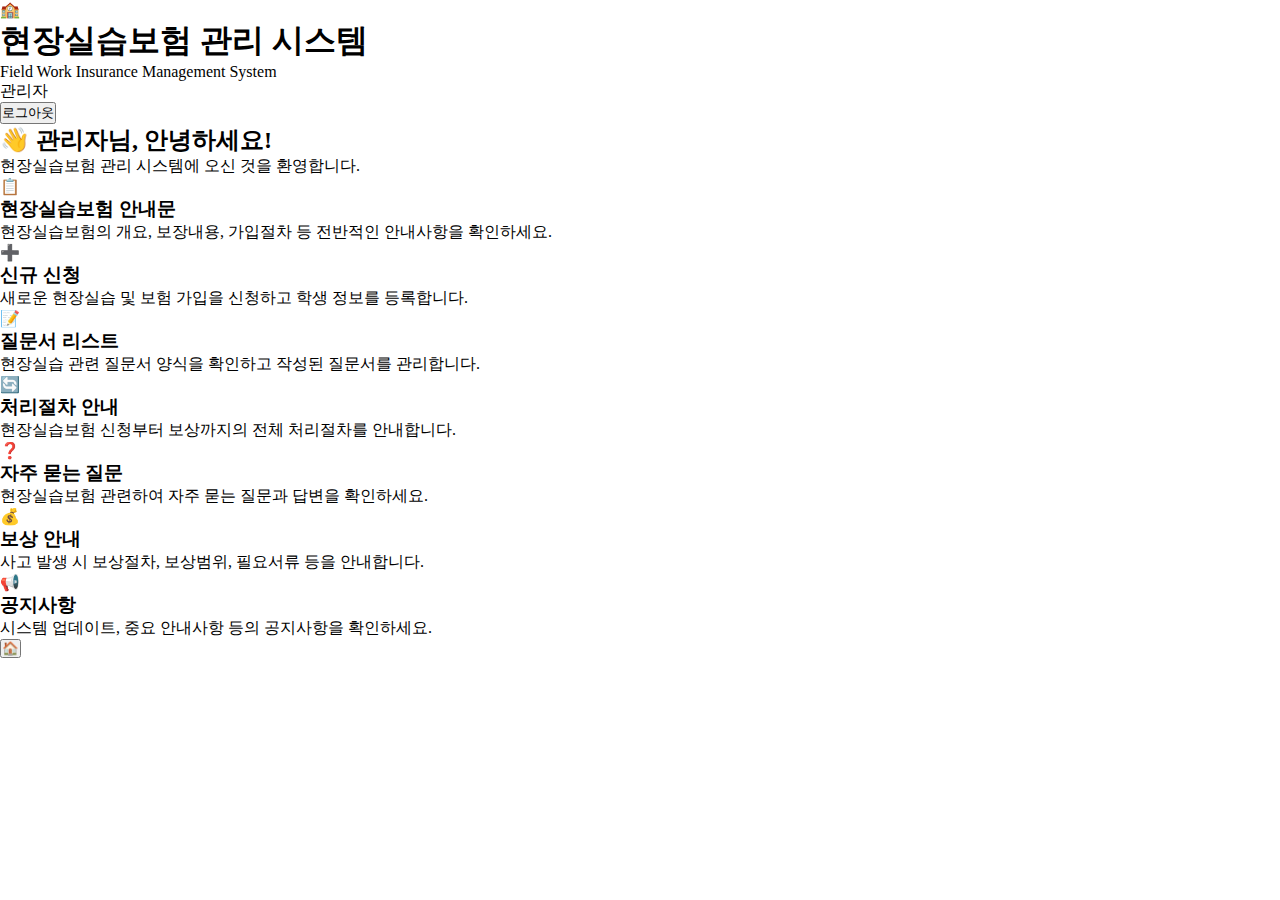
<file: www/teacher/main2.html>
<!DOCTYPE html>
<html lang="ko">
<head>
    <meta charset="UTF-8">
    <meta name="viewport" content="width=device-width, initial-scale=1.0">
    <title>현장실습보험 관리 시스템</title>
    <link rel="stylesheet" href="css/styles-responsive.css">
    <link rel="stylesheet" href="https://cdnjs.cloudflare.com/ajax/libs/font-awesome/6.4.0/css/all.min.css">
</head>
<body>
    <!-- 헤더 -->
    <header class="header">
        <div class="header-container">
            <div class="logo-section">
                <div class="logo">🏫</div>
                <div class="header-info">
                    <h1>현장실습보험 관리 시스템</h1>
                    <p>Field Work Insurance Management System</p>
                </div>
            </div>
            <div class="user-section">
                <div class="school-name" id="schoolName">관리자</div>
                <div class="header-buttons">
                    <button class="logout-btn" onclick="handleLogout()">로그아웃</button>
                </div>
            </div>
        </div>
    </header>

    <!-- 메인 컨테이너 -->
    <main class="main-container">
        <!-- 환영 섹션 -->
        <section class="welcome-section">
            <h2 class="welcome-title">👋 관리자님, 안녕하세요!</h2>
            <p class="welcome-message">
                현장실습보험 관리 시스템에 오신 것을 환영합니다.
            </p>
        </section>

        <!-- 메뉴 그리드 -->
        <div class="menu-grid">
            <!-- 현장실습보험 안내문 -->
            <div class="menu-card guide" onclick="goToPage('guide')">
                <div class="menu-icon">📋</div>
                <h3 class="menu-title">현장실습보험 안내문</h3>
                <p class="menu-description">
                    현장실습보험의 개요, 보장내용, 가입절차 등 전반적인 안내사항을 확인하세요.
                </p>
            </div>

            <!-- 신규 신청 -->
            <div class="menu-card application" onclick="goToPage('application')">
                <div class="menu-icon">➕</div>
                <h3 class="menu-title">신규 신청</h3>
                <p class="menu-description">
                    새로운 현장실습 및 보험 가입을 신청하고 학생 정보를 등록합니다.
                </p>
            </div>

            <!-- 질문서 리스트 -->
            <div class="menu-card questions" onclick="goToPage('questions')">
                <div class="menu-icon">📝</div>
                <h3 class="menu-title">질문서 리스트</h3>
                <p class="menu-description">
                    현장실습 관련 질문서 양식을 확인하고 작성된 질문서를 관리합니다.
                </p>
            </div>

            <!-- 처리절차 안내 -->
            <div class="menu-card process" onclick="goToPage('process')">
                <div class="menu-icon">🔄</div>
                <h3 class="menu-title">처리절차 안내</h3>
                <p class="menu-description">
                    현장실습보험 신청부터 보상까지의 전체 처리절차를 안내합니다.
                </p>
            </div>

            <!-- 자주 묻는 질문 -->
            <div class="menu-card faq" onclick="goToPage('faq')">
                <div class="menu-icon">❓</div>
                <h3 class="menu-title">자주 묻는 질문</h3>
                <p class="menu-description">
                    현장실습보험 관련하여 자주 묻는 질문과 답변을 확인하세요.
                </p>
            </div>

            <!-- 보상 안내 -->
            <div class="menu-card compensation" onclick="goToPage('compensation')">
                <div class="menu-icon">💰</div>
                <h3 class="menu-title">보상 안내</h3>
                <p class="menu-description">
                    사고 발생 시 보상절차, 보상범위, 필요서류 등을 안내합니다.
                </p>
            </div>

            <!-- 공지사항 -->
            <div class="menu-card notice" onclick="goToPage('notice')">
                <div class="menu-icon">📢</div>
                <h3 class="menu-title">공지사항</h3>
                <p class="menu-description">
                    시스템 업데이트, 중요 안내사항 등의 공지사항을 확인하세요.
                </p>
            </div>
        </div>

        <!-- 동적 콘텐츠 영역 -->
        <div id="content-area" style="display: none;">
            <div class="content-body">
                <div id="dynamic-content"></div>
            </div>
        </div>
    </main>

    <!-- 플로팅 메뉴 버튼 -->
    <button class="floating-menu-btn" id="floatingMenuBtn" onclick="showMainMenu()" title="메인메뉴로 돌아가기">
        🏠
    </button>

    <script src="js/script-simplified.js"></script>
</body>
</html>
</file>
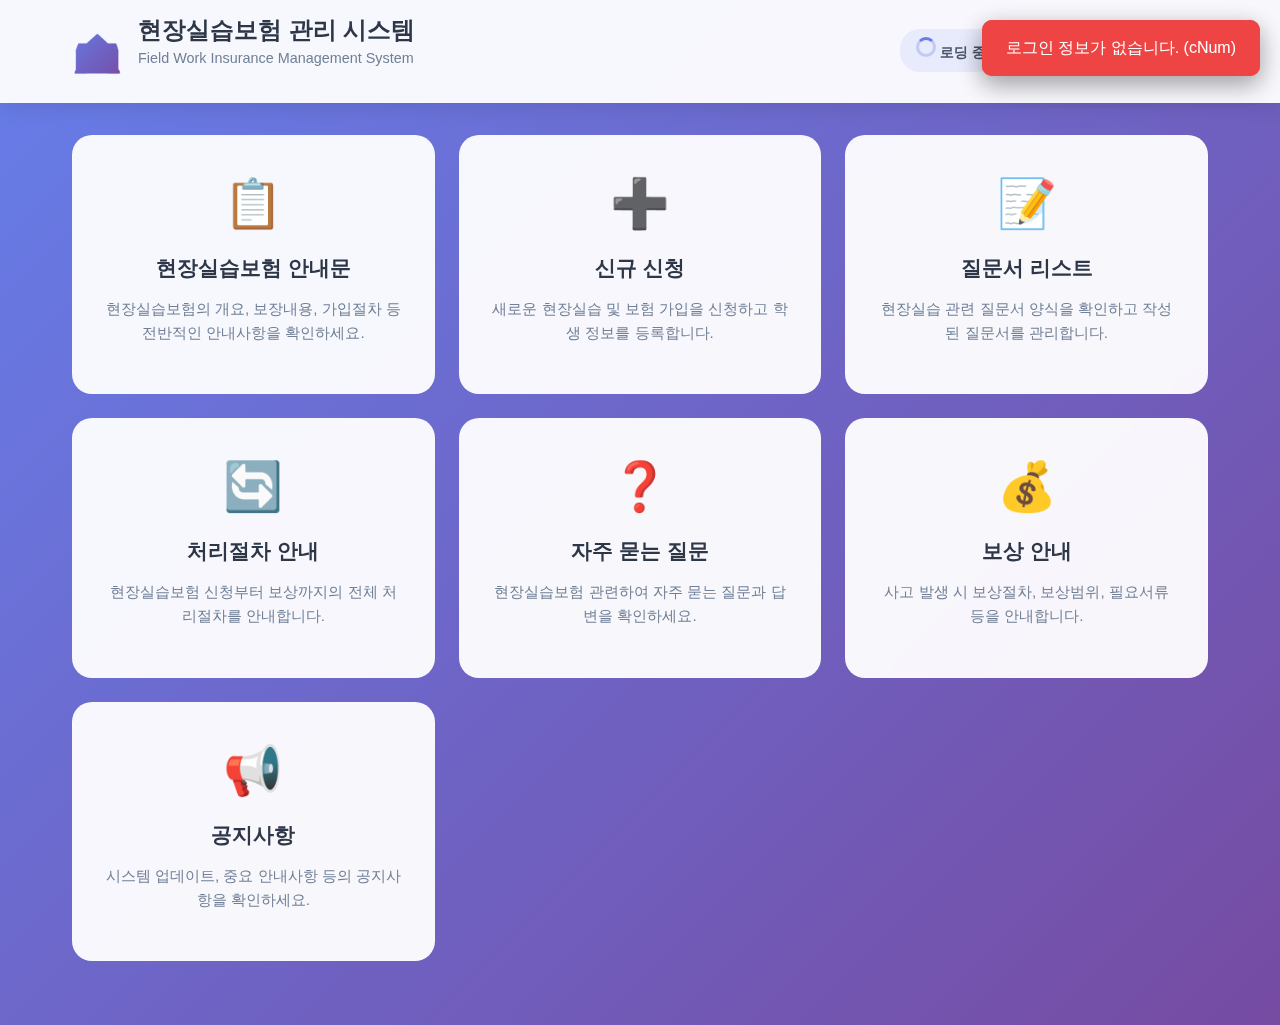
<file: www/teacher2/main.html>
<!DOCTYPE html>
<html lang="ko">
<head>
    <meta charset="UTF-8">
    <meta name="viewport" content="width=device-width, initial-scale=1.0">
    <title>현장실습보험 관리 시스템</title>
	<link rel="stylesheet" href="https://cdnjs.cloudflare.com/ajax/libs/font-awesome/6.0.0/css/all.min.css">
	<link href="https://cdnjs.cloudflare.com/ajax/libs/bootstrap/5.3.0/css/bootstrap.min.css" rel="stylesheet">
    <link href="css/basic.css" rel="stylesheet">
	<link href="css/faq.css" rel="stylesheet">
	<link href="css/question.css" rel="stylesheet">
	<link href="css/question-modal.css" rel="stylesheet">
</head>
<body>
    <!-- 헤더 -->
    <header class="header">
        <div class="header-container">
            <div class="logo-section">
                <div class="logo">🏫</div>
                <div class="header-info">
                    <h1>현장실습보험 관리 시스템</h1>
                    <p>Field Work Insurance Management System</p>
                </div>
            </div>
            <div class="user-section">
				<div class="school-name" id="schoolName">
					<span class="loading"></span> 로딩 중...
				</div>
				<!-- 세션 정보 표시 추가 -->
				<div class="session-info" id="sessionInfo" style="display: none;">
					<span class="session-timer" id="sessionTimer">
						<i class="fas fa-clock"></i>
						<span id="remainingSessionTime">30:00</span>
					</span>
				</div>
				<div class="header-buttons">
					<!-- 세션 연장 버튼 추가 -->
					 <div class="header-buttons">
						<button class="extend-btn" onclick="AutoLogout.extend()" title="세션 연장">
							<i class="fas fa-clock"></i>
						</button>
						<button class="logout-btn" onclick="handleLogout()">로그아웃</button>
					</div>
				</div>
			</div>
        </div>
    </header>

    <!-- 메인 컨테이너 -->
    <main class="main-container">
        <!-- 환영 섹션 -->
      <!--  <section class="welcome-section fade-in">
            <h2 class="welcome-title">👋 관리자님, 안녕하세요!</h2>
            <p class="welcome-message">
                현장실습보험 관리 시스템에 오신 것을 환영합니다.<br>
                아래 메뉴를 통해 원하시는 서비스를 이용하세요.
            </p>
        </section>-->

        <!-- 메뉴 그리드 -->
        <div class="menu-grid" id="menuGrid">
            <!-- 현장실습보험 안내문 -->
            <div class="menu-card guide fade-in" onclick="goToPage('guide')" style="animation-delay: 0.1s">
                <div class="menu-icon">📋</div>
                <h3 class="menu-title">현장실습보험 안내문</h3>
                <p class="menu-description">
                    현장실습보험의 개요, 보장내용, 가입절차 등 전반적인 안내사항을 확인하세요.
                </p>
            </div>

            <!-- 신규 신청 -->
            <div class="menu-card application fade-in" onclick="goToPage('application')" style="animation-delay: 0.2s">
                <div class="menu-icon">➕</div>
                <h3 class="menu-title">신규 신청</h3>
                <p class="menu-description">
                    새로운 현장실습 및 보험 가입을 신청하고 학생 정보를 등록합니다.
                </p>
            </div>

            <!-- 질문서 리스트 -->
            <div class="menu-card questions fade-in" onclick="goToPage('questions')" style="animation-delay: 0.3s">
                <div class="menu-icon">📝</div>
                <h3 class="menu-title">질문서 리스트</h3>
                <p class="menu-description">
                    현장실습 관련 질문서 양식을 확인하고 작성된 질문서를 관리합니다.
                </p>
            </div>

            <!-- 처리절차 안내 -->
            <div class="menu-card process fade-in" onclick="goToPage('process')" style="animation-delay: 0.4s">
                <div class="menu-icon">🔄</div>
                <h3 class="menu-title">처리절차 안내</h3>
                <p class="menu-description">
                    현장실습보험 신청부터 보상까지의 전체 처리절차를 안내합니다.
                </p>
            </div>

            <!-- 자주 묻는 질문 -->
            <div class="menu-card faq fade-in" onclick="goToPage('faq')" style="animation-delay: 0.5s">
                <div class="menu-icon">❓</div>
                <h3 class="menu-title">자주 묻는 질문</h3>
                <p class="menu-description">
                    현장실습보험 관련하여 자주 묻는 질문과 답변을 확인하세요.
                </p>
            </div>

            <!-- 보상 안내 -->
            <div class="menu-card compensation fade-in" onclick="goToPage('compensation')" style="animation-delay: 0.6s">
                <div class="menu-icon">💰</div>
                <h3 class="menu-title">보상 안내</h3>
                <p class="menu-description">
                    사고 발생 시 보상절차, 보상범위, 필요서류 등을 안내합니다.
                </p>
            </div>

            <!-- 공지사항 -->
            <div class="menu-card notice fade-in" onclick="goToPage('notice')" style="animation-delay: 0.7s">
                <div class="menu-icon">📢</div>
                <h3 class="menu-title">공지사항</h3>
                <p class="menu-description">
                    시스템 업데이트, 중요 안내사항 등의 공지사항을 확인하세요.
                </p>
            </div>
        </div>

        <!-- 동적 콘텐츠 영역 -->
        <div id="contentArea" class="content-area" style="display: none;">
            <div class="content-header">
                <h2 id="contentTitle">페이지 제목</h2>
            </div>
            <div class="content-body">
                <div id="dynamicContent">
                    <!-- 동적 콘텐츠가 여기에 로드됩니다 -->
                </div>
            </div>
        </div>
    </main>

    <!-- Floating Menu Button -->
    <button class="floating-menu-btn" id="floatingMenuBtn" onclick="showMainMenu()" title="메인메뉴로 돌아가기">
        🏠
    </button>

    <script>
        // === 전역 변수 ===
        let currentPage = 'main';
        let schoolData = null;

        // === 초기화 함수 ===
        document.addEventListener('DOMContentLoaded', function() {
			  // 먼저 세션 체크
			if (!validateSession()) {
				return;
			}
			
			// 자동 로그아웃 관리자 초기화 (새로 추가)
			initAutoLogout();
    
			// 기존 초기화 함수들
            initializeSystem();
            loadSchoolInfo();
        });

        // === 시스템 초기화 ===
        function initializeSystem() {
            console.log('현장실습보험 관리 시스템 초기화 중...');
            
            // 메뉴 카드에 호버 효과 추가
            addMenuHoverEffects();
            
            // 스크롤 이벤트 추가
            addScrollEffects();
            
            console.log('시스템 초기화 완료');
        }
		// === 자동 로그아웃 설정 개선 ===
function initAutoLogout() {
    const isDevelopment = window.location.hostname === 'localhost' || 
                        window.location.hostname === '127.0.0.1';
    
    const config = {
        autoLogoutTime: 2 * 60 * 60 * 1000,    // 2시간으로 연장
        warningTime: 10 * 60 * 1000,           // 10분 전 경고
        checkInterval: 5 * 60 * 1000,          // 5분마다 체크로 변경
        debug: isDevelopment,
        serverCheckInterval: 0,
        // 세션 연장 가능하도록 설정
        allowExtension: true,
        maxExtensions: 3  // 최대 3번까지 연장 가능
    };
    
    // 자동 로그아웃 관리자가 있는 경우에만 초기화
    if (typeof AutoLogout !== 'undefined') {
        AutoLogout.init(config);
        startSessionTimerUI();
        console.log('자동 로그아웃 기능이 활성화되었습니다.');
    } else {
        console.warn('AutoLogout 관리자를 찾을 수 없습니다.');
    }
}
// === 서버 세션 확인 함수 추가 ===
async function checkServerSession() {
    try {
        const cNum = sessionStorage.getItem('cNum');
        const mem_id = sessionStorage.getItem('mem_id');
        
        if (!cNum || !mem_id) {
            return false;
        }
        
        const response = await fetch('https://silbo.kr/2025/api/teacher/check_session.php', {
            method: 'POST',
            headers: {
                'Content-Type': 'application/json'
            },
            body: JSON.stringify({
                cNum: cNum,
                mem_id: mem_id
            })
        });
        
        const result = await response.json();
        
        if (result.success) {
            console.log('서버 세션 확인 완료');
            return true;
        } else {
            console.log('서버 세션 확인 실패:', result.message);
            return false;
        }
        
    } catch (error) {
        console.error('서버 세션 확인 오류:', error);
        // 네트워크 오류인 경우 세션을 유지
        return true;
    }
}

// === 로그인 시 세션 정보 저장 개선 ===
function saveLoginSession(data) {
    const loginTime = Date.now().toString();
    
    // 기존 세션 정보 저장
    if (data.cNum) sessionStorage.setItem('cNum', data.cNum);
    if (data.schoolName) sessionStorage.setItem('schoolName', data.schoolName);
    if (data.mem_id) sessionStorage.setItem('mem_id', data.mem_id);
    if (data.damdanga) sessionStorage.setItem('damdanga', data.damdanga);
    if (data.damdangat) sessionStorage.setItem('damdangat', data.damdangat);
    if (data.directory) sessionStorage.setItem('directory', data.directory);
    
    // 추가 세션 정보
    sessionStorage.setItem('loginTime', loginTime);
    sessionStorage.setItem('lastActivity', loginTime);
    sessionStorage.setItem('sessionValid', 'true');
    
    console.log('로그인 세션 저장 완료:', data);
}

// === 사용자 활동 추적 ===
function trackUserActivity() {
    const events = ['click', 'keypress', 'scroll', 'mousemove'];
    
    events.forEach(event => {
        document.addEventListener(event, debounce(() => {
            sessionStorage.setItem('lastActivity', Date.now().toString());
        }, 30000)); // 30초마다 한 번만 업데이트
    });
}

// === 세션 복구 시도 ===
async function attemptSessionRecovery() {
    try {
        const cNum = sessionStorage.getItem('cNum');
        const mem_id = sessionStorage.getItem('mem_id');
        
        if (!cNum || !mem_id) {
            return false;
        }
        
        // 서버에 세션 확인 요청
        const isServerSessionValid = await checkServerSession();
        
        if (isServerSessionValid) {
            // 서버 세션이 유효하면 클라이언트 세션 복구
            sessionStorage.setItem('sessionValid', 'true');
            sessionStorage.setItem('lastActivity', Date.now().toString());
            
            showNotification('세션이 복구되었습니다.', 'success');
            return true;
        }
        
        return false;
        
    } catch (error) {
        console.error('세션 복구 시도 중 오류:', error);
        return false;
    }
}

			// 세션 타이머 UI 업데이트 함수 추가
			function startSessionTimerUI() {
				const sessionInfo = document.getElementById('sessionInfo');
				const timerElement = document.getElementById('remainingSessionTime');
				
				if (!sessionInfo || !timerElement) return;
				
				sessionInfo.style.display = 'block';
				
				setInterval(() => {
					const info = AutoLogout.getInfo();
					if (info && info.isActive) {
						const minutes = Math.floor(info.remainingTime / 60);
						const seconds = info.remainingTime % 60;
						const timeString = `${minutes.toString().padStart(2, '0')}:${seconds.toString().padStart(2, '0')}`;
						
						timerElement.textContent = timeString;
						
						// 5분 이하일 때 경고 색상
						if (info.remainingTime <= 300) {
							timerElement.style.color = '#ef4444';
							timerElement.style.animation = 'pulse 1s infinite';
						} else {
							timerElement.style.color = '#10b981';
							timerElement.style.animation = 'none';
						}
					}
				}, 1000);
			}
        // === 학교 정보 로드 ===
        function loadSchoolInfo() {
            // 세션 정보 확인
            const cNum = sessionStorage.getItem('cNum');
            const schoolName = sessionStorage.getItem('schoolName');
            const mem_id = sessionStorage.getItem('mem_id');
            const damdanga = sessionStorage.getItem('damdanga');
            const damdangat = sessionStorage.getItem('damdangat');
            const directory = sessionStorage.getItem('directory');
            
            if (!cNum || !schoolName) {
                // 로그인 정보가 없으면 로그인 페이지로 리다이렉트
                showNotification('로그인이 필요합니다.', 'error');
                setTimeout(() => {
                    window.location.href = 'index.html';
                }, 2000);
                return;
            }
			
            // 세션 정보로 학교 정보 설정
            const schoolInfo = {
                name: schoolName,
                cNum: cNum,
                mem_id: mem_id,
                admin: damdanga || '관리자',
                adminTel: damdangat || '',
                type: directory === '1' ? '대학교' : directory === '2' ? '고등학교' : '학교'
            };
            
            // 헤더에 학교 정보 표시
            const schoolNameElement = document.getElementById('schoolName');
            schoolNameElement.innerHTML = `${schoolInfo.type} ${schoolInfo.name} (${schoolInfo.admin})`;
            if (schoolInfo.adminTel) {
                schoolNameElement.title = `연락처: ${schoolInfo.adminTel}`;
            }
            
            schoolData = schoolInfo;
            
            // 환영 메시지 개인화
            updateWelcomeMessage(schoolInfo);
            
            console.log('로그인 정보 로드 완료:', schoolInfo);
        }

        // === 보상한도 업데이트 함수 ===
        function updateCompensationLimits(directory) {
            const liabilityA = document.getElementById('liability-a');
            const liabilityB = document.getElementById('liability-b');
            const workersCompA = document.getElementById('workers-comp-a');
            const workersCompB = document.getElementById('workers-comp-b');

            // 모든 요소가 존재하는지 확인
            if (!liabilityA || !liabilityB || !workersCompA || !workersCompB) {
                console.log('보상한도 업데이트: 필요한 DOM 요소를 찾을 수 없습니다.');
                return;
            }

            const isUniversity = directory === '1';
            
            // 대인 및 대물 배상책임
            liabilityA.textContent = `사고당 ${isUniversity ? '2' : '1'}억원`;
            liabilityB.textContent = `사고당 ${isUniversity ? '3' : '2'}억원`;
            
            // 산재보험 초과 배상책임
            workersCompA.textContent = `사고당 ${isUniversity ? '2' : '1'}억원`;
            workersCompB.textContent = `사고당 ${isUniversity ? '3' : '2'}억원`;
        }

        // === 페이지 콘텐츠 로드 ===
        function loadPageContent(pageId) {
            const contentTitle = document.getElementById('contentTitle');
            const dynamicContent = document.getElementById('dynamicContent');
            
            const pageInfo = getPageInfo(pageId);
            contentTitle.textContent = pageInfo.title;
            dynamicContent.innerHTML = pageInfo.content;

            if (pageId === 'guide') {
                loadPremiumData();
                setTimeout(() => {
                    const directory = sessionStorage.getItem('directory');
                    updateCompensationLimits(directory);
                }, 0);
            } else if (pageId === 'application') {
                setTimeout(() => {
                    const directory = sessionStorage.getItem('directory');
                    updateInsuranceTable(directory);


                    // 수정된 코드
					setTimeout(() => {
						if (typeof initApplicationPage === 'function') {
							initApplicationPage();
						} else {
							console.log('quote.js가 아직 로드되지 않았습니다.');
							// quote.js가 로드되지 않은 경우 직접 호출
							if (typeof generateParticipantsTable === 'function') {
								generateParticipantsTable();
							}
						}
					}, 500); // 지연 시간 증가


                }, 0);
            } else if (pageId === 'questions') {
                loadQuestionScript().then(() => {
        if (typeof initQuestionsManager === 'function') {
            initQuestionsManager();
        }
        if (typeof loadQuestionsList === 'function') {
            loadQuestionsList();
        }
    }).catch((error) => {
        console.error('질문서 스크립트 로드 실패:', error);
        showNotification('질문서 기능을 로드할 수 없습니다.', 'error');
    });
            }
        }

        // === 보험료 데이터 로드 ===
        async function loadPremiumData() {
            try {
                const premiumLoading = document.getElementById('premium-loading');
                const premiumContent = document.getElementById('premium-content');
                const premiumTableBody = document.getElementById('premium-table-body');
                const lastUpdatedElement = document.getElementById('last-updated');

                if (!premiumLoading || !premiumContent || !premiumTableBody) {
                    console.error('보험료 관련 DOM 요소를 찾을 수 없습니다.');
                    return;
                }

                premiumLoading.style.display = 'block';
                premiumContent.style.display = 'none';

                const response = await fetch('api/premium.php');
                const data = await response.json();

                if (data.success) {
                    // 숫자 형식 변환 함수
                    const formatNumber = (str) => {
                        // "3,000원" 형식의 문자열에서 숫자만 추출
                        const num = parseInt(str.replace(/[^0-9]/g, ''));
                        // 천 단위 구분자로 포맷팅
                        return num.toLocaleString();
                    };

                    const tableRows = data.periods.map(period => `
                        <tr>
                            <td class="text-center">${period.weeks}</td>
                            <td class="text-end">${formatNumber(period.planA)}</td>
                            <td class="text-end">${formatNumber(period.planB)}</td>
                        </tr>
                    `).join('');

                    premiumTableBody.innerHTML = tableRows;
                    premiumLoading.style.display = 'none';
                    premiumContent.style.display = 'block';
                } else {
                    throw new Error('데이터를 불러오는데 실패했습니다.');
                }
            } catch (error) {
                console.error('보험료 데이터 로드 오류:', error);
                const premiumLoading = document.getElementById('premium-loading');
                if (premiumLoading) {
                    premiumLoading.innerHTML = `
                        <div class="alert alert-danger" role="alert">
                            <p>😢 보험료 데이터를 불러오는데 실패했습니다.</p>
                            <button class="btn btn-outline-danger mt-2" onclick="loadPremiumData()">다시 시도</button>
                        </div>
                    `;
                }
            }
        }

        // === 페이지 네비게이션 ===
        function goToPage(pageId) {
            // 권한 체크
            if (!validateSession()) {
                return;
            }
            
            console.log(`페이지 이동: ${pageId}`);
            
            // 메인 메뉴 숨기기
            //document.querySelector('.welcome-section').style.display = 'none';
            document.getElementById('menuGrid').style.display = 'none';
            
            // 콘텐츠 영역 표시
            const contentArea = document.getElementById('contentArea');
            contentArea.style.display = 'block';
            contentArea.classList.add('fade-in');
            
            // 플로팅 버튼 표시
            document.getElementById('floatingMenuBtn').style.display = 'block';
            
            // 페이지별 콘텐츠 로드
            loadPageContent(pageId);
            
            // 현재 페이지 업데이트
            currentPage = pageId;
            
            // 상단으로 스크롤
            window.scrollTo({ top: 0, behavior: 'smooth' });
        }
		function loadQuestionScript() {
    return new Promise((resolve, reject) => {
        const script = document.createElement('script');
        script.src = 'js/questionListSearch.js';
        script.onload = () => {
            console.log('questionListSearch.js 로드 완료');
            resolve();
        };
        script.onerror = () => {
            console.error('questionListSearch.js 로드 실패');
            reject(new Error('Script load failed'));
        };
        document.head.appendChild(script);
    });
}
        // === 메인 메뉴 표시 ===
        function showMainMenu() {
            console.log('메인 메뉴로 돌아가기');
            
            // 콘텐츠 영역 숨기기
            document.getElementById('contentArea').style.display = 'none';
            
            // 메인 메뉴 표시
            //document.querySelector('.welcome-section').style.display = 'block';
            document.getElementById('menuGrid').style.display = 'grid';
            
            // 플로팅 버튼 숨기기
            document.getElementById('floatingMenuBtn').style.display = 'none';
            
            // 현재 페이지 업데이트
            currentPage = 'main';
            
            // 상단으로 스크롤
            window.scrollTo({ top: 0, behavior: 'smooth' });
        }

        // === 페이지 정보 반환 ===
        function getPageInfo(pageId) {
            const pages = {
                guide: {
                    title: '📋 현장실습보험 안내문',
                    content: `
                       

                        <div id="guide-content">
                            <div class="guide-section">
                                <h3>1. 상품개발 배경</h3>
                                <div class="content-text">
                                    교육부 고시 제 2016-89호 "현장실습 운영규정" 등에서 정하는 학생보호에 대한 규정을 지원하기 위해 본 상품 개발
                                </div>
                                <ul class="guide-list">
                                    <li>학생의 현장실습 중 발생한 치료비를 보상</li>
                                    <li>학생의 현장실습 중 과실로 인한 법률상의 배상책임 보상</li>
                                    <li>실습기관의 과실로 현장실습중인 학생에 대한 법률상의 배상책임 보상</li>
                            </ul>
                            </div>

                            <div class="guide-section">
                                <h3>2. 상품의 특징</h3>
                                <ul class="guide-list">
                                    <li>보험가입 시 참여학생의 이름 및 주민번호 없이 보험가입가능</li>
                                    <li>개인이 가입한 실손의료비와 무관하게 중복으로 치료비 지급, 보상한도 1천만원</li>
                                    <li>현장실습 중 학생의 과실에 따른 배상책임, 실습기관의 배상책임을 교차하여 담보</li>
                                    <li>보험계약자 - 대학교(고등학교)또는 대학교(고등학교) 산학협력팀 / 피보험자 - 참여학생 및 실습기관</li>
                                </ul>
                            </div>

                            <div class="guide-section">
                                <h3>3. ※ 왜 (산재사고) 사용자배상책임 보장이 필요한가?</h3>
                                <div class="table-responsive">
                                    <table class="guide-table">
                                        <thead>
                                            <tr>
                                                <th>구분</th>
                                                <th>산재보험</th>
                                                <th>사용자배상책임보험</th>
                                            </tr>
                                        </thead>
                                        <tbody>
                                            <tr>
                                                <td class="row-header">보험성격</td>
                                                <td>산재보험</td>
                                                <td>임의보험</td>
                                            </tr>
                                            <tr>
                                                <td class="row-header">보장내용</td>
                                                <td>과실여부와 상관없이 업무상의 재해보상</td>
                                                <td>사용자의 과실에 의한 것으로 산재법상의 재해보상을 초과하는 민법상 손해배상</td>
                                            </tr>
                                            <tr>
                                                <td class="row-header">성립요건</td>
                                                <td>사용자의 무과실 책임</td>
                                                <td>사용자의 고의 또는 과실책임</td>
                                            </tr>
                                            <tr>
                                                <td class="row-header">보상범위</td>
                                                <td>요양보상, 휴업보상, 장해보상, 유족보상, 장제비<br>(요양보상은 실손보상, 나머지는 평균임금의 일정부분을 지급)</td>
                                                <td>보상한도 내에서 적극적손해, 소극적손해, 위자료로 구분하여 완전배상하며, 정신적•육체적 손해를 포함<br>예) 산재초과 상실 수익금, 향후치료비, 위자료, 소송비용</td>
                                            </tr>
                                            <tr>
                                                <td class="row-header">상계처리</td>
                                                <td>무과실책임</td>
                                                <td>근로자와 사용자의 과실을 상계하며 지급받은 산재보험금을 공제함</td>
                                            </tr>
                                            <tr>
                                                <td class="row-header">근거법령</td>
                                                <td>산재보험법 및 근로기준법</td>
                                                <td>민법 및 상법</td>
                                            </tr>
                                        </tbody>
                                    </table>
                                </div>
                            </div>

                            <div class="guide-section">
                                <h3>4. 상품의 구성</h3>
                                <div class="table-responsive">
                                    <table class="guide-table table-striped table-bordered">
                                        <thead class="table-primary">
                                            <tr>
                                                <th rowspan="2" class="text-center align-middle">구분</th>
                                                <th colspan="2" class="text-center">가입유형별 보상한도</th>
                                            </tr>
                                            <tr>
                                                <th class="text-center">가입유형 A</th>
                                                <th class="text-center">가입유형 B</th>
                                            </tr>
                                        </thead>
                                        <tbody id="compensation-table-body">
                                            <tr>
                                                <td class="text-center"><strong>(대인 및 대물) 배상책임</strong></td>
                                                <td class="text-center" id="liability-a">사고당 2억원</td>
                                                <td class="text-center" id="liability-b">사고당 3억원</td>
                                            </tr>
                                            <tr>
                                                <td class="text-center"><strong>(산재보험 초과) 배상책임</strong></td>
                                                <td class="text-center" id="workers-comp-a">사고당 2억원</td>
                                                <td class="text-center" id="workers-comp-b">사고당 3억원</td>
                                            </tr>
                                            <tr>
                                                <td class="text-center"><strong>(실습중) 치료비</strong></td>
                                                <td class="text-center">1인당 1천만원</td>
                                                <td class="text-center">1인당 1천만원</td>
                                            </tr>
                                        </tbody>
                                    </table>
                                </div>
                                <div class="mt-3">
                                    <p class="text-primary mb-2"><strong>※ 보험 증권당 총 보상한도 10억원</strong></p>
                                    <p class="text-danger"><strong>※ 배상책임 자기부담금 1사고당 10만원 / 치료비 자기부담금 없음</strong></p>
                                </div>
                            </div>

                            <div class="guide-section" id="premium-section">
                                <h3>5. 보험료</h3>
                                <div id="premium-loading" style="text-align: center; padding: 20px;">
                                    <p>📡 보험료 데이터를 불러오는 중...</p>
                                </div>
                                <div id="premium-content" style="display: none;">
                                    <div class="table-responsive">
                                        <table class="guide-table table-striped table-bordered">
                                            <thead class="table-primary">
                                                <tr>
                                                    <th class="text-center" style="width: 33%">실습기간</th>
                                                    <th class="text-center" style="width: 33%">가입유형 A</th>
                                                    <th class="text-center" style="width: 33%">가입유형 B</th>
                                                </tr>
                                            </thead>
                                            <tbody id="premium-table-body">
                                            </tbody>
                                        </table>
                                    </div>
                                </div>
                            </div>
                        </div>
                    `
                },
                application: {
                    title: '➕ 현장실습보험 견적의뢰',
                    content: `
                        <div id="quote-page" style="padding-top: 20px;">
                            <div class="container">
                                <!-- 개선된 안내 메시지 -->
                                <!--<div class="guide-section">
                                    <div class="alert-enhanced">
                                        <p class="mb-2" style="color: #495057; font-size: 1.05rem; line-height: 1.7;">본 질문서는 보험료 산출을 위한 중요한 자료로 활용됩니다.</p>
                                        <p class="mb-0" style="color: #495057; font-size: 1.05rem; line-height: 1.7;">사실과 다를 경우 보험금 지급 시 영향을 미칠 수 있사오니 정확하게 작성해 주시기 바랍니다.</p>
                                    </div>
                                </div>->

                                <!-- 개선된 폼 컨테이너 -->
                                <div class="form-container">
                                    <div class="quote-form-enhanced">
                                        <form id="quoteForm">
                                            <!-- 1. 계약자 정보 -->
                                            <div class="form-section mb-5">
                                                <div class="form-section-header">
                                                    <h4>
                                                        <div class="contractor-title">
                                                            <i class="fas fa-university"></i>
                                                            1. 계약자 정보
                                                        </div>
                                                        <small class="contractor-subtitle">(대학교 또는 산학협력단)</small>
                                                    </h4>
                                                </div>
                                                
                                                <div class="form-grid-enhanced">
                                                    <!-- 사업자번호와 계약자명을 한 행에 -->
                                                    <div class="form-row-inline">
                                                        <div class="form-group">
                                                            <label for="business_number">사업자번호 <span class="required-asterisk">*</span></label>
                                                            <input type="text" class="form-control-white" 
                                                                   name="business_number" id="business_number"
                                                                   placeholder="하이픈 없이 번호만 입력" maxlength="10" required>
                                                        </div>
                                                        <div class="form-group">
                                                            <label for="institution_name">계약자 <span class="required-asterisk">*</span></label>
                                                            <input type="text" class="form-control-white" 
                                                                   name="institution_name" id="institution_name"
                                                                   placeholder="학교명을 입력해주세요" required>
                                                        </div>
                                                    </div>

                                                    <!-- 주소는 한 행 전체 사용 -->
                                                    <div class="form-row-single">
                                                        <div class="form-group address-group">
                                                            <label for="address">주소 <span class="required-asterisk">*</span></label>
                                                            <textarea class="form-control-white" 
                                                                      name="address" id="address"
                                                                      placeholder="상세주소를 포함하여 입력해주세요" required rows="2"></textarea>
                                                        </div>
                                                    </div>

                                                    <!-- 연락처와 이메일을 한 행에 -->
                                                    <div class="form-row-inline">
                                                        <div class="form-group">
                                                            <label for="phone">연락처 <span class="required-asterisk">*</span></label>
                                                            <input type="tel" class="form-control-white" 
                                                                   name="phone" id="phone"
                                                                   placeholder="하이픈 없이 번호만 입력" required>
                                                        </div>
                                                        <div class="form-group">
                                                            <label for="email">이메일 <span class="required-asterisk">*</span></label>
                                                            <input type="email" class="form-control-white" 
                                                                   name="email" id="email"
                                                                   placeholder="example@school.ac.kr" required>
                                                        </div>
                                                    </div>
                                                </div>
                                            </div>

                                            <!-- 2. 현장실습 관련 사항 -->
                                            <div class="form-section mb-5">
                                                <div class="form-section-header">
                                                    <h4>
                                                        <i class="fas fa-clipboard-list"></i>2. 현장실습 관련 사항
                                                    </h4>
                                                </div>
                                                
                                                <div class="form-grid-enhanced">
                                                    <div class="form-row-inline">
													   <div class="form-group">
                                                        <label class="form-label-enhanced mb-3">
                                                            현장실습시기 <span class="required-asterisk">*</span>
                                                        </label>
                                                        <div class="radio-group-enhanced d-flex flex-wrap gap-3">
                                                            <div class="form-check-enhanced">
                                                                <input class="form-check-input" type="radio" name="season" value="1" id="season1">
                                                                <label class="form-check-label" for="season1">1학기</label>
                                                            </div>
                                                            <div class="form-check-enhanced">
                                                                <input class="form-check-input" type="radio" name="season" value="2" id="season2">
                                                                <label class="form-check-label" for="season2">하계계절</label>
                                                            </div>
                                                            <div class="form-check-enhanced">
                                                                <input class="form-check-input" type="radio" name="season" value="3" id="season3">
                                                                <label class="form-check-label" for="season3">2학기</label>
                                                            </div>
                                                            <div class="form-check-enhanced">
                                                                <input class="form-check-input" type="radio" name="season" value="4" id="season4">
                                                                <label class="form-check-label" for="season4">동계계절</label>
                                                            </div>
                                                        </div>
													 </div>
                                                    </div>

                                                    <div class="form-row-inline">
                                                        <div class="form-group">
                                                            <label for="start_date">보험 시작일 <span class="required-asterisk">*</span></label>
                                                            <input type="date" class="form-control form-control-white" 
                                                                   name="start_date" id="start_date" required>
                                                        </div>
                                                        <div class="form-group">
                                                            <label for="end_date">보험 종료일 <span class="required-asterisk">*</span></label>
                                                            <input type="date" class="form-control form-control-white" 
                                                                   name="end_date" id="end_date" required>
                                                        </div>
                                                    </div>
                                                </div>
                                            </div>

                                            <!-- 3. 보험가입 유형 선택 -->
                                            <div class="form-section mb-5">
                                                <div class="form-section-header">
                                                    <h4>
                                                        <i class="fas fa-shield-alt"></i>3. 보험가입 유형 선택
                                                    </h4>
                                                </div>
                                                
                                                <div class="table-responsive">
                                                    <table class="table table-enhanced" id="coverage-table">
                                                        <thead>
                                                            <tr>
                                                                <th width="30%" class="text-center">보장내용</th>
                                                                <th width="35%" class="text-center">
                                                                    <div class="form-check">
                                                                        <input class="form-check-input" type="radio" name="plan" value="A" id="planA">
                                                                        <label class="form-check-label plan-type-cell" data-plan="A" for="planA">가입유형 A</label>
                                                                    </div>
                                                                </th>
                                                                <th width="35%" class="text-center">
                                                                    <div class="form-check">
                                                                        <input class="form-check-input" type="radio" name="plan" value="B" id="planB">
                                                                        <label class="form-check-label plan-type-cell" data-plan="B" for="planB">가입유형 B</label>
                                                                    </div>
                                                                </th>
                                                            </tr>
                                                        </thead>
                                                        <tbody>
                                                            <tr>
                                                                <td class="text-center fw-bold liability-cell">
                                                                    <span>(대인 및 대물) 배상책임</span>
                                                                </td>
                                                                <td class="text-center amount-cell billion" data-amount="2">
                                                                    <span>사고당 2억원</span>
                                                                </td>
                                                                <td class="text-center amount-cell billion" data-amount="3">
                                                                    <span>사고당 3억원</span>
                                                                </td>
                                                            </tr>
                                                            <tr>
                                                                <td class="text-center fw-bold workers-comp-cell">
                                                                    <span>(산재보험 초과) 배상책임</span>
                                                                </td>
                                                                <td class="text-center amount-cell billion" data-amount="2">
                                                                    <span>사고당 2억원</span>
                                                                </td>
                                                                <td class="text-center amount-cell billion" data-amount="3">
                                                                    <span>사고당 3억원</span>
                                                                </td>
                                                            </tr>
                                                            <tr>
                                                                <td class="text-center fw-bold">(실습중) 치료비</td>
                                                                <td class="text-center amount-cell million">
                                                                    <span>1인당 1천만원</span>
                                                                </td>
                                                                <td class="text-center amount-cell million">
                                                                    <span>1인당 1천만원</span>
                                                                </td>
                                                            </tr>
                                                        </tbody>
                                                    </table>
                                                </div>
                                            </div>

                                            <!-- 4. 실습기간별 참여인원 -->
                                            <div class="form-section mb-5">
                                                <div class="form-section-header">
                                                    <h4>
                                                        <i class="fas fa-users"></i>4. 실습기간별 참여인원
                                                    </h4>
                                                </div>
                                                
                                                <div class="table-responsive">
                                                    <table class="table table-enhanced participants-table">
                                                        <thead>
                                                            <tr>
                                                                <th width="20%" class="text-center" data-title="실습기간">실습기간</th>
                                                                <th width="30%" class="text-center" data-title="참여인원">참여인원</th>
                                                                <th width="20%" class="text-center" data-title="실습기간">실습기간</th>
                                                                <th width="30%" class="text-center" data-title="참여인원">참여인원</th>
                                                            </tr>
                                                        </thead>
                                                        <tbody id="participants-table-body">
                                                            <!-- 참여인원 테이블 내용은 JavaScript로 동적 생성 -->
                                                        </tbody>
                                                        <tfoot>
                                                            <tr>
                                                                <th colspan="3" class="text-center">총 참여인원 수</th>
                                                                <th class="text-center">
                                                                    <span id="totalParticipants" class="total-participants">0</span> 명
                                                                </th>
                                                            </tr>
                                                        </tfoot>
                                                    </table>
                                                </div>
                                            </div>

                                            <!-- 5. 추가 정보 -->
                                            <div class="form-section mb-4">
                                                <div class="form-section-header">
                                                    <h4>
                                                        <i class="fas fa-plus-circle"></i>5. 추가 정보
                                                    </h4>
                                                </div>
                                                
                                                <div class="form-grid-enhanced">
                                                    <div class="form-row-single">
                                                        <label for="teacher_name">담당자명 <span class="required-asterisk">*</span></label>
                                                        <input type="text" class="form-control-white" 
                                                               name="teacher_name" id="teacher_name"
                                                               placeholder="담당자 성함을 입력해주세요" required>
                                                    </div>
                                                    
                                                    <div class="form-row-single">
                                                        <label for="special_notes">특이사항 및 요청사항</label>
                                                        <textarea class="form-control-white" rows="4" 
                                                                  name="special_notes" id="special_notes"
                                                                  placeholder="실습 중 특별히 주의해야 할 사항이나 요청사항을 입력해주세요." 
                                                                  style="min-height: 120px; resize: vertical;"></textarea>
                                                    </div>
                                                </div>
                                            </div>

                                            <!-- 제출 버튼 -->
                                            <div class="submit-section text-center">
                                                <button type="button" class="btn-submit-enhanced" onclick="handleQuoteSubmit(event)">
													<i class="fas fa-paper-plane"></i> 견적 요청하기
												</button>
                                                <p class="text-muted mt-3 mb-0">
                                                    <i class="fas fa-shield-alt me-1"></i>
                                                    귀하의 정보는 안전하게 보호되며, 견적 산출 목적으로만 사용됩니다.
                                                </p>
                                            </div>
                                        </form>
                                    </div>
                                </div>
                            </div>
                        </div>
                    `
                },
               // 기존 getPageInfo 함수에서 questions 부분을 이것으로 교체하세요
					questions: {
						title: '📝 질문서 리스트',
						content: `
							<div class="container">
								<!-- 검색 섹션 -->
								<div class="search-section fade-in">
									<form class="search-form" onsubmit="handleSearch(event)">
										<div class="search-group">
											<label for="searchSchool">학교명 검색</label>
											<input 
												type="text" 
												id="searchSchool" 
												class="search-input" 
												placeholder="학교명을 입력하세요"
												value=""
											>
										</div>
										<button type="submit" class="search-btn">
											<i class="fas fa-search"></i>
											검색
										</button>
										<button type="button" class="reset-btn" onclick="resetSearch()">
											<i class="fas fa-times"></i>
											초기화
										</button>
									</form>
								</div>

								<!-- 로딩 상태 -->
								<div id="questionsLoading" class="loading-container fade-in">
									<div class="loading-spinner"></div>
									<p>질문서 목록을 불러오는 중...</p>
								</div>
								
								<!-- 질문서 그리드 -->
								<div id="questionsGrid" class="questions-grid fade-in" style="display: none;">
									<!-- 동적으로 생성되는 카드들 -->
								</div>
								
								<!-- 데이터 없음 메시지 -->
								<div id="noDataMessage" class="no-data fade-in" style="display: none;">
									<i class="fas fa-inbox"></i>
									<h3>등록된 질문서가 없습니다</h3>
									<p>새로운 현장실습보험을 신청해보세요.</p>
								</div>
								
								<!-- 페이지네이션 -->
								<div id="questionsPagination" class="pagination-container fade-in" style="display: none;">
									<div class="pagination-info">
										<span id="paginationInfo">전체 0개 (1/1 페이지)</span>
									</div>
									<div class="pagination-buttons" id="paginationButtons">
										<!-- 동적으로 생성되는 페이지 버튼들 -->
									</div>
								</div>
							</div>
						`
					},
                process: {
                    title: '🔄 처리절차 안내',
                    content: `
						<div id="guide-content">
                            <div class="guide-section">
                                <h3>1. 견적의뢰 신청</h3>
                                <div class="content-text">홈페이지 "견적의뢰" 내용 작성 및 신청</div>
                               
                            </div>

                            <div class="guide-section">
                                <h3>2. 담당자 메일 송신</h3>
									<div class="content-text">업무 담당자가 신청 선생님께 메일 송신</div>
									<div class="content-text">진행 내용을 확인할 수 있는 담당자 전용 사이트 주소와 로그인 정보를 메일로 전달드립니다.</div>
									<div class="content-text">메일로 제공되는 내용:</div>
										<ul class="guide-list">
											<li>의뢰한 내용 확인</li>
											<li>보험료 확인 및 청약서 출력</li>
											<li> 질문서 출력 </li>
											<li>과별인원 작성</li>
										</ul>
                            </div>

                              <div class="guide-section">
                                <h3>3. 관리사이트 로그인</h3>
								<div class="content-text"> 담당자 선생님 관리사이트 로그인 후 필요 서류 준비</div>
								<div class="content-text">질문서, 청약서 다운로드하여 내용 확인 후 신청 내용 일치하면 직인 날인</div>
				                <div class="content-text"> 학과별 참여 인원 현황(예시 파일)</div>
				                <div class="content-text">결제 방식을 선택</div>
										<ul class="guide-list">
											<li>현금이면 가상계좌로 입금 (청약서 가상계좌)</li>
											<li>카드이면 카드번호 유효기간</li>
										</ul>
                            </div>
							
							<div class="guide-section">
                                <h3>4. 보험료 결제 처리</h3>
				                <div class="content-text">이투엘 현장실습보험 담당자가 보험료 결제</div>
				                <div class="content-text">현금이면 입금 확인, 카드이면 카드승인 후 수납하여 영수증, 증권발급하여 관리사이트에 업로드 하고 메일을 드립니다.</div>
                            </div>
			             
						  <div class="guide-section">
                                <h3>5. 주요 안내사항</h3>
									<div class="content-text">입금 또는 카드 승인을 받기 전까지는 질문서를 수정 가능합니다.</div>
				                    <div class="content-text">증권발급 후 참여인원 등의 변경사항이 발생하면 신규추가로 처리하시면 됩니다.</div>
				                   <div class="content-text">실습기간이 2016.09.01부터 2016.12.23일 경우</div>
				                  <div class="content-text">보험기간은 2016.09.01 01:00부터 2016.12.24 01:00까지입니다.<br>
                                     <small>(보험증권의 종료일은 실습기간의 마지막날보다 하루 더 길게 표시)</small>
                                  </div>
                            </div>  
                        </div>

                    `
                },
                faq: {
                    title: '❓ 자주 묻는 질문',
                    content: `
						<div class="container">
							
							<div class="row justify-content-center">
								<div class="col-lg-10">
									<div class="accordion" id="faqAccordion">
										
										<!-- Q1 -->
										<div class="accordion-item">
											<h2 class="accordion-header">
												<button class="accordion-button" type="button" data-bs-toggle="collapse" data-bs-target="#faq1" data-question="Q1">
													 보험가입시 이름과 주민번호 없이 보험에 가입하는데 보상에 문제가 없나요?
												</button>
											</h2>
											<div id="faq1" class="accordion-collapse collapse show" data-bs-parent="#faqAccordion">
												<div class="accordion-body">
													<p><strong>보상처리에 전혀 문제가 되지 않습니다.</strong></p>
													<p>사고로 보험금을 청구할 때 현장실습에 참여하고 있었음을 증명하는 서류를 함께 제출해야 하기 때문입니다.</p>
													<p class="text-primary">(실습기관의 출석부 및 대학교 현장실습 전산에서 '참여학생정보 화면 캡쳐')</p>
													<div class="highlight">
														<p><strong>유사한 다른 보험의 사례:</strong><br>
														대학교가 재학생의 학교생활 중 사고를 보장해주는 "학교경영자배상책임보험"이 있습니다. 이 보험에서도 이름과 주민번호 없이 보험가입 시점의 재학생수를 기준으로 보험가입 합니다. 단, 사고발생시에는 재학중임을 증명하는 '재학증명서'를 반드시 제출해야 합니다.</p>
													</div>
												</div>
											</div>
										</div>

										<!-- Q2 -->
										<div class="accordion-item">
											<h2 class="accordion-header">
												<button class="accordion-button collapsed" type="button" data-bs-toggle="collapse" data-bs-target="#faq2" data-question="Q2">
													 실습을 중도에 포기하거나, 중단해야 할 경우 보험료를 환급 받을 수 있나요?
												</button>
											</h2>
											<div id="faq2" class="accordion-collapse collapse" data-bs-parent="#faqAccordion">
												<div class="accordion-body">
													<p><strong>학생 개개인의 사유로 실습을 중도에 포기하거나 중단하는 경우 보험료를 환급해주지 않습니다.</strong></p>
													<p>단, 이번과 같은 코로나 팬데믹 상황, 자연재해 등으로 학과 전체가 실습을 중단하는 경우 또는 합리적 이유로 학과 전체의 실습이 중단 취소되는 경우에는 보험을 해지하고 해지에 따른 보험료를 환급해 드립니다.</p>
													<div class="highlight">
														<p><strong>유사한 다른 보험의 사례:</strong><br>
														대학교가 재학생의 학교생활 중 사고를 보장해주는 "학교경영자배상책임보험"이 있습니다. 이 보험에서도 중도 휴학, 퇴학 등의 학업중단 상황이 발생해도 개개인의 사유에 따른 보험료 환급은 없습니다.</p>
													</div>
												</div>
											</div>
										</div>

										<!-- Q3 -->
										<div class="accordion-item">
											<h2 class="accordion-header">
												<button class="accordion-button collapsed" type="button" data-bs-toggle="collapse" data-bs-target="#faq3" data-question="Q3">
													 보험가입 후 실습생이 추가로 발생하는 경우, 추가로 보험에 가입해야 보상받을 수 있나요?
												</button>
											</h2>
											<div id="faq3" class="accordion-collapse collapse" data-bs-parent="#faqAccordion">
												<div class="accordion-body">
													<p>보험가입시 대학교는 '학과별 인원수 현황'을 제출합니다.</p>
													<p><strong>추가로 실습을 나가게 된 학생이 기 제출한 학과에 소속된 학생이라면 보상받는데 문제가 없습니다.</strong></p>
													<p>즉, 기 제출한 학과에 소속된 학생이 3명 이내로 추가 발생한다 하더라도 추가로 보험에 가입하지 않아도 보상받을 수 있습니다.</p>
													<p class="text-primary"><strong>단, 새로운 학과의 학생이라면 반드시 추가로 보험에 가입해야 합니다.</strong></p>
												</div>
											</div>
										</div>

										<!-- Q4 -->
										<div class="accordion-item">
											<h2 class="accordion-header">
												<button class="accordion-button collapsed" type="button" data-bs-toggle="collapse" data-bs-target="#faq4" data-question="Q4">
													보험기간을 어떻게 설정해야 하는지 설명해주세요.
												</button>
											</h2>
											<div id="faq4" class="accordion-collapse collapse" data-bs-parent="#faqAccordion">
												<div class="accordion-body">
													<p>실습기간(보험기간)은 <strong>가장 빨리 현장실습을 나가는 학생의 시작일과 가장 늦게 현장실습이 끝나는 학생의 종료일을 보험기간으로 잡으시면 됩니다.</strong></p>
													<p>참고로, 위의 보험기간은 보험료에 영향을 미치지 않습니다. 보험료는 실습기간별 참여인원을 기초로 합니다. (예, 4주 20명, 8주 30명…)</p>
													<p>실습기간은 실제로 학생이 실습을 참여한 기간을 주수로 계산합니다.</p>
													<div class="highlight">
														<p><strong>예시)</strong> 총 실습인원이 100명이고, 50명 씩 파트가 나뉘어져 실습이 이루어진다는 전제</p>
														<ul>
															<li>A파트의 실습기간 : 2023.05.01 ~ 2023.07.31</li>
															<li>B파트의 실습기간 : 2023.06.01 ~ 2023.08.31</li>
														</ul>
														<p class="text-primary"><strong>현장실습 보험 가입 시 보험기간 설정은 2023.05.01 ~ 2023.08.31 로 해주시면 됩니다.</strong></p>
													</div>
												</div>
											</div>
										</div>

										<!-- Q5 -->
										<div class="accordion-item">
											<h2 class="accordion-header">
												<button class="accordion-button collapsed" type="button" data-bs-toggle="collapse" data-bs-target="#faq5" data-question="Q5">
													혹시 현장실습보험에 가입할 수 없는 학과가 있습니까?
												</button>
											</h2>
											<div id="faq5" class="accordion-collapse collapse" data-bs-parent="#faqAccordion">
												<div class="accordion-body">
													<p><strong>아래의 학과는 현장실습보험에 가입이 제한됩니다.</strong></p>
													<ul>
														<li>의사, 한의사, 약사, 치과의사, 한약사</li>
														<li>철도 및 항공종사관련 : 조종사, 기관사, 항공사, 정비사</li>
														<li>해양수관련 : 해기사(항해사, 기관사, 통신사, 운항사)</li>
														<li>초·중·고 및 특수학교 교사</li>
													</ul>
													<p class="text-primary"><strong>나머지 학과는 모두 보험 가입이 가능합니다.</strong></p>
												</div>
											</div>
										</div>

										<!-- Q6 -->
										<div class="accordion-item">
											<h2 class="accordion-header">
												<button class="accordion-button collapsed" type="button" data-bs-toggle="collapse" data-bs-target="#faq6" data-question="Q6">
													개인적으로 가입한 실비보험(실손보험)이 있어도 현장실습보험 치료비에서 별도로 보상받을 수 있습니까?
												</button>
											</h2>
											<div id="faq6" class="accordion-collapse collapse" data-bs-parent="#faqAccordion">
												<div class="accordion-body">
													<p><strong>실습중 상해사고로 치료비가 발생했을 경우 본인부담 치료비에 대해서 개인이 가입한 실손보험과는 별도로 이 보험에서 보장하는 치료비보장을 별도(추가)로 받을 수 있습니다.</strong></p>
													<p>단체상해보험이나 공제상품처럼 비례보상 하지 않고 별도로 계산하여 추가 보장하는 이유는 보험상품의 성격이 근본적으로 다르기 때문입니다.</p>
												</div>
											</div>
										</div>

										<!-- Q7 -->
										<div class="accordion-item">
											<h2 class="accordion-header">
												<button class="accordion-button collapsed" type="button" data-bs-toggle="collapse" data-bs-target="#faq7" data-question="Q7">
													실습 중 사망시 실습기관과의 과실비율을 따져서 실습기관의 학생에 대한 배상책임액만큼을 보상한다고 알고 있습니다. 그렇다면 실습중 상해사망 보험을 별도로 가입할 수는 없나요?
												</button>
											</h2>
											<div id="faq7" class="accordion-collapse collapse" data-bs-parent="#faqAccordion">
												<div class="accordion-body">
													<p><strong>가입이 가능합니다.</strong></p>
													<p>단, 이경우 학생이 이름과 주민번호 그리고 소속 학과정보를 저희 쪽에 제출해 주셔야 합니다.</p>
													<p>제출해주신 자료를 근거로 보험료를 산출하여 추가 가입할 수 있도록 안내드립니다.</p>
												</div>
											</div>
										</div>

										<!-- Q8 -->
										<div class="accordion-item">
											<h2 class="accordion-header">
												<button class="accordion-button collapsed" type="button" data-bs-toggle="collapse" data-bs-target="#faq8" data-question="Q8">
													우리학교는 기존에 단체상해보험 또는 학생실습보험을 가입했습니다. 이런 경우에도 현장실습보험에 가입해야 하나요?
												</button>
											</h2>
											<div id="faq8" class="accordion-collapse collapse" data-bs-parent="#faqAccordion">
												<div class="accordion-body">
													<p>대부분의 대학들이 위의 단체상해보험(공제포함), 학생실습보험에 가입했었고, 현재도 가입중인 대학들이 있습니다.</p>
													<p><strong>이 상품들이 "실습기관의 민사상 배상책임"을 보장하지 않고 있기 때문에 본 상품이 개발된 것입니다.</strong></p>
													<p>18.9.11 대학생현장실습생의 산재보험가입 의무화가 법으로 강제화 된 이유도 "실습기관의 민사상 배상책임"을 최소한이라도 법으로 강제하기 위함입니다.</p>
													<p>기존에 가입하던 단체상해보험, 실습보험의 사망보험금 등은 민사상 배상책임과는 전혀 무관하기 때문에 실습중 발생하는 사망, 후유장해 등으로 인한 배상책임을 전혀 담보하지 못하고 있습니다.</p>
												</div>
											</div>
										</div>

										<!-- Q9 -->
										<div class="accordion-item">
											<h2 class="accordion-header">
												<button class="accordion-button collapsed" type="button" data-bs-toggle="collapse" data-bs-target="#faq9" data-question="Q9">
													산재보험에서 실습중 사고에 대해서 보장해주는데 이 보험에 추가 가입해야 하는 이유는 무엇인가요?
												</button>
											</h2>
											<div id="faq9" class="accordion-collapse collapse" data-bs-parent="#faqAccordion">
												<div class="accordion-body">
													<p><strong>아래의 사유로 보험가입이 꼭 필요합니다.</strong></p>
													
													<div class="highlight">
														<p><strong>첫째,</strong> 산재보험에서 제외되는 간호학과, 유아교육과 등의 실습수업 등은 산재보험에서 보장받을 수 없으므로 이 보험에서 보상합니다.</p>
													</div>

													<div class="highlight">
														<p><strong>둘째,</strong> 산재보험은</p>
														<ul>
															<li>위자료(1억원 한도)를 지급하지 않습니다.</li>
															<li>휴업으로 인해 취업을 못할 경우 평균임의 70% 수준 보장.</li>
															<li>장해가 발생했을 때, 연금이나 일시금으로 지급 받을 수 있는데 장해급수에 따른 금액산정액이 정해져 있으므로 충분하다 할 수 없음.</li>
															<li>치료비에 대해서는 요양급여에서 지급되는데, 비급여 항목은 보상에서 제외.</li>
														</ul>
														<p><strong>위자료, 휴업급여의 차액, 장해연금의 차액 및 요양급여 중 비급여항목 등 산재보험에서 지급받지 못한 금액을 현장실습보험에서 보장받을 수 있습니다.</strong></p>
														<p class="text-primary">(단체상해보험 및 학생실습보험 보장은 위 산재보험에서 제외되는 차액 등을 보장하거나 및 대체할 수 없음)</p>
													</div>

													<div class="highlight">
														<p><strong>셋째,</strong> 산재사고 발생시 피해당사자(학생) 및 가족 그리고 사망시 유족 등은 산재보상 외에 추가 피해보상을 요구합니다.</p>
														<p>추가 피해보상이 원만하게 이루어지지 않을경우 법적 소송(근거:민사상 배상책임)을 청구</p>
														<ul>
															<li>대부분의 실습기관들은 산재보험 외에 이러한 추가 피해보상 및 법적 소송에 대한 대비책을 가지고 있지 못한 경우가 대부분이고, 이런 피해자 측의 요구에 해당 대학교도 사고책임의 당사자로 연결될 수 밖에 없습니다.</li>
															<li>이 경우 현장실습보험은 실습기관이 책임져야하는 산재보험 초과 손해에 대해 보상해주고, 합의를 하면서 사건을 종결시킵니다.</li>
															<li>만약 합의에 이르지 못할 경우 법적 소송에 따른 변호사 선임비용 등을 이 보험에서 보상하며, 판사가 결정한 판결금액을 보험금으로 지급하면서 사건을 종결합니다.</li>
														</ul>
													</div>

													<p class="text-primary"><strong>※ 대기업, 건설회사, 선박회사 등은 근로자의 산재사고시 추가 피해보상에 대비하기 위해 근재보험을 반드시 추가로 가입하고 있습니다. 근재보험의보장내용이 이 보험의 배상책임과 동일함.</strong></p>
												</div>
											</div>
										</div>

									</div>
								</div>
							</div>
						</div>
                    `
                },
                compensation: {
                    title: '💰 보상 안내',
                    content: `
                        <div style="line-height: 1.8; color: #4a5568;">
                            <h3 style="color: #2d3748; margin-bottom: 1rem;">💊 의료비 보상</h3>
                            <ul style="margin-bottom: 1.5rem; padding-left: 1.5rem;">
                                <li>실습 중 발생한 상해에 대한 치료비</li>
                                <li>응급처치 및 입원비</li>
                                <li>재활치료비</li>
                            </ul>
                            
                            <h3 style="color: #2d3748; margin-bottom: 1rem;">⚖️ 배상책임 보상</h3>
                            <p style="margin-bottom: 1.5rem;">실습 중 타인에게 피해를 입힌 경우의 배상책임을 보장합니다.</p>
                            
                            <div style="background: #fef2f2; padding: 1rem; border-radius: 10px; border-left: 4px solid #ef4444;">
                                <p><strong>📞 사고 발생 시 즉시 연락:</strong> 1588-0000</p>
                            </div>
                        </div>
                    `
                },
                notice: {
                    title: '📢 공지사항',
                    content: `
                        <div class="container">
        
        
        <!-- Q1: 보험청약서 예시 -->
        <div class="row mb-5">
            <div class="col-12">
                <div class="feature-card">
                    <h3 class="text-primary mb-4"><i class="fas fa-file-contract me-2"></i> 보험청약서 (예시)</h3>
                    <div class="alert alert-info mb-4">
                        <p class="mb-2">담당 선생님들이 궁금해 하시네요. 보험청약서 예시자료를 첨부합니다.</p>
                        <p class="mb-0">기존에 단체상해보험 등으로 가입했던 학교들의 현장실습 담당 선생님들께서 특히, 청약서 등을 확인하고 싶어하시는 것 같습니다. 참고하여 주시기 바랍니다.</p>
                    </div>
                    <div class="text-center">
                        <a href="/api/file/보험청약서_예시.pdf" class="btn btn-primary" target="_blank">
                            <i class="fas fa-download me-2"></i>보험청약서 예시 다운로드
                        </a>
                    </div>
                </div>
            </div>
        </div>

        <!-- Q2: 보험조건 특별약관 -->
        <div class="row mb-5">
            <div class="col-12">
                <div class="feature-card">
                    <h3 class="text-primary mb-4"><i class="fas fa-exclamation-triangle me-2"></i>보험조건(Terms & Condition) - 보장하지 않는 조항</h3>
                    <div class="alert alert-warning mb-4">
                        <p class="mb-2">특별약관(보상하지 않는 조항) 세부 조건을 아래와 같이 정리하였습니다.</p>
                        <p class="mb-0">약관 내용은 번역본과 영문원본을 첨부합니다.</p>
                    </div>
                    
                    <div class="bg-light p-4 rounded mb-4">
                        <h5 class="mb-3"><strong>[ Terms & Conditions ]</strong></h5>
                        <ul class="list-unstyled">
                            <li class="mb-2">◼ Commercial General Liability Policy Form(I) –Occurrence Basis<br>
                                <small class="text-muted">영문영업배상책임보험약관적용_손해사고기준</small></li>
                            <li class="mb-2">◼ Products/Completed Operation Hazard Exclusion Clause<br>
                                <small class="text-muted">생산물/완성작업위험 부보장 특약</small></li>
                            <li class="mb-2">◼ Cross Liability Clause<br>
                                <small class="text-muted">교차배상책임담보 특약</small></li>
                            <li class="mb-2">◼ Punitive Damage Exclusion Clause<br>
                                <small class="text-muted">징벌적 손해배상책임 부보장 특약</small></li>
                            <li class="mb-2">◼ Nuclear Energy Liability Exclusion Clause<br>
                                <small class="text-muted">원자력배상책임 부보장 특약</small></li>
                            <li class="mb-2">◼ Compulsory Gas Accident Liability Exclusion Clause<br>
                                <small class="text-muted">(의무)가스사고배상 부보장 특약</small></li>
                            <li class="mb-2">◼ Premium and Claim Payment Clause<br>
                                <small class="text-muted">보험료 & 보험금 청구 지불조건</small></li>
                            <li class="mb-2">◼ Deductible Liability Insurance Clause<br>
                                <small class="text-muted">기초공제 특약</small></li>
                            <li class="mb-2">◼ Property Entrusted Exclusion Clause<br>
                                <small class="text-muted">수탁물건 부보장 특약</small></li>
                            <li class="mb-2">◼ Millennium Exclusion Clause<br>
                                <small class="text-muted">서기 2000년 부보장 특약</small></li>
                            <li class="mb-2">◼ All costs & Expenses are included within the L.O.L.<br>
                                <small class="text-muted">제비용 보상한도액 내 담보조항</small></li>
                            <li class="mb-2">◼ Terrorism Exclusion Endorsement(NMA2952)<br>
                                <small class="text-muted">테러위험 부보장 특약</small></li>
                            <li class="mb-2">◼ EMF & Asbestos & Silica Risk Excluded.<br>
                                <small class="text-muted">전자기기.전자장/설면/실리카 위험 부보장 특약</small></li>
                            <li class="mb-2">◼ Exclusion of dust and noise<br>
                                <small class="text-muted">먼지 및 소음관련 부보장 특약</small></li>
                            <li class="mb-2">◼ Limitation of Coverage to Designated Premises or Project Clause<br>
                                <small class="text-muted">특정구내 또는 사업만의 보장 특약</small></li>
                            <li class="mb-0">◼ Policy Territory and Jurisdiction : Korea only<br>
                                <small class="text-muted">담보지역 및 재판관할권 : 대한민국</small></li>
                        </ul>
                    </div>
                    
                    <div class="text-center">
                        <a href="/api/file/보험조건_특별약관_번역본.pdf" class="btn btn-outline-primary me-2" target="_blank">
                            <i class="fas fa-download me-2"></i>번역본 다운로드
                        </a>
                        <a href="/api/file/보험조건_특별약관_영문원본.pdf" class="btn btn-outline-primary" target="_blank">
                            <i class="fas fa-download me-2"></i>영문원본 다운로드
                        </a>
                    </div>
                </div>
            </div>
        </div>

        <!-- Q3: 상품 약관 -->
        <div class="row mb-5">
            <div class="col-12">
                <div class="feature-card">
                    <h3 class="text-primary mb-4"><i class="fas fa-book me-2"></i> 상품 약관 (영문약관 및 번역약관) - 파일 다운로드 가능</h3>
                    <div class="alert alert-info mb-4">
                        <p class="mb-2">본 상품은 <strong>"영문영업배상책임보험"</strong>을 채택하여 사용하고 있습니다.</p>
                        <ul class="mb-2">
                            <li>영문영업배상책임보험은 포괄주의 약관이 특징입니다.</li>
                            <li>즉, 보통약관에서 모든 위험을 포괄하여 보장하며, 특별약관에서 보장에서 제외되는 항목을 나열하고 있습니다.</li>
                        </ul>
                        <p class="mb-0">보통약관 영문 원문과 번역본을 첨부하오니 참고하여 주시기 바랍니다.</p>
                    </div>
                    <div class="text-center">
                        <a href="/api/file/현장실습보험-약관-(CGL).pdf" class="btn btn-primary" target="_blank">
                            <i class="fas fa-download me-2"></i>현장실습보험 약관 다운로드
                        </a>
                    </div>
                </div>
            </div>
        </div>

        <!-- Q4: 간호학과 가입 안내 -->
        <div class="row mb-5">
            <div class="col-12">
                <div class="feature-card">
                    <h3 class="text-primary mb-4"><i class="fas fa-user-nurse me-2"></i>간호학과 현장실습보험 가입 가능</h3>
                    <div class="alert alert-success mb-4">
                        <h5 class="alert-heading">안녕하십니까</h5>
                        <p class="mb-2">기존에 현장실습보험 가입에서 제외되었던 <strong>"간호학과"</strong>에 대해서</p>
                        <p class="mb-2"><strong class="text-success">2016년 12월 1일부터 가입이 가능</strong>하게 되었습니다.</p>
                        <p class="mb-0">참고해 주시기 바랍니다. 감사합니다.</p>
                    </div>
                </div>
            </div>
        </div>

        <!-- Q5: 보험금 청구서 양식 및 작성 예시문 -->
        <div class="row mb-5">
            <div class="col-12">
                <div class="feature-card">
                    <h3 class="text-primary mb-4"><i class="fas fa-file-alt me-2"></i>보험금 청구서 양식 및 작성 예시문</h3>
                    
                    <div class="alert alert-info mb-4">
                        <h5 class="alert-heading"><i class="fas fa-info-circle me-2"></i>필요서류</h5>
                        <ol class="mb-2">
                            <li class="mb-2"><strong>보험금 청구서(+필수 동의서) 및 문답서</strong> (첨부파일 참고)
                                <br><small class="text-warning">※ 보험금 청구 기간은 최대 1년까지 가능합니다.</small>
                            </li>
                            <li class="mb-2"><strong>신분증 및 통장사본</strong></li>
                            <li class="mb-2"><strong>진단서 또는 초진차트</strong></li>
                            <li class="mb-2"><strong>병원치료비 영수증(계산서)</strong>_치료비세부내역서, 약제비 영수증</li>
                            <li class="mb-2"><strong>실습기관의 현장실습 출석부 사본 또는 실습일지</strong></li>
                            <li class="mb-2"><strong>학생 학적을 확인할 수 있는 학교 전산 캡처본</strong></li>
                            <li class="mb-0"><strong>(고등학생 현장 실습 사고 접수 경우만 해당)</strong>
                                <br>보험금 청구서 밑의 법정대리인의 서명, 가족관계증명서, 보호자 신분증 및 통장사본
                            </li>
                        </ol>
                    </div>
                    
                    <div class="row mb-4">
                        <div class="col-md-6">
                            <div class="bg-light p-3 rounded">
                                <h6 class="text-primary mb-2"><i class="fas fa-envelope me-2"></i>보내주실 곳</h6>
                                <p class="mb-0"><strong>이메일:</strong> lincinsu@simg.kr</p>
                            </div>
                        </div>
                        <div class="col-md-6">
                            <div class="bg-light p-3 rounded">
                                <h6 class="text-primary mb-2"><i class="fas fa-clock me-2"></i>서류 접수 후 처리되는 시간</h6>
                                <p class="mb-2">서류에 이상이 없을 경우 <strong class="text-success">3~5일 이내</strong>에 본인 통장으로 계산된 보험금이 지급됩니다.</p>
                                <p class="mb-0">청구서 상의 연락처로 문자를 보내드립니다.</p>
                            </div>
                        </div>
                    </div>
                    
                    <div class="text-center">
                        <a href="/api/file/보험금-청구서,동의서,문답서.pdf" class="btn btn-primary" target="_blank">
                            <i class="fas fa-download me-2"></i>보험금 청구서 양식 다운로드
                        </a>
                    </div>
                </div>
            </div>
        </div>

        <!-- Q6: 질문서 양식 -->
        <div class="row mb-5">
            <div class="col-12">
                <div class="feature-card">
                    <h3 class="text-primary mb-4"><i class="fas fa-question-circle me-2"></i>질문서 양식 - 현장실습보험</h3>
                    <div class="alert alert-info mb-4">
                        <p class="mb-2">홈페이지 카테고리 중에서 <strong>"견적의뢰"</strong> 란에서 직접 질문서 작성을 해 주셔도 됩니다.</p>
                        <p class="mb-0">혹시라도 오류가 발생하거나, 문서로 필요하신 경우에는 첨부하는 질문서 양식을 출력하여 사용해 주시기 바랍니다.</p>
                    </div>
                    <div class="bg-light p-3 rounded mb-4">
                        <h6 class="text-primary mb-2"><i class="fas fa-arrow-right me-2"></i>처리 절차</h6>
                        <p class="mb-0"><strong>질문서 출력 → 작성 → 이메일 발송</strong></p>
                        <p class="mb-0"><strong>이메일:</strong> sy@fstudent.kr</p>
                        <p class="mb-0"><strong>담당자:</strong> 전선양 팀장</p>
                    </div>
                    <div class="text-center">
                        <a href="/api/file/질문서양식_현장실습보험.pdf" class="btn btn-primary" target="_blank">
                            <i class="fas fa-download me-2"></i>질문서 양식 다운로드
                        </a>
                    </div>
                </div>
            </div>
        </div>

        <!-- Q7: 보험가입 제외대상 -->
        <div class="row mb-5">
            <div class="col-12">
                <div class="feature-card">
                    <h3 class="text-primary mb-4"><i class="fas fa-ban me-2"></i>보험가입 제외대상 학과</h3>
                    <div class="alert alert-warning mb-4">
                        <h5 class="alert-heading">아래의 경우는 현장실습의 범위에서 제외합니다.</h5>
                        <p class="mb-2">학과(전공) 특성상 (전문)자격취득요건 충족을 위해 아래의 현장실습을 나가는 경우 제외합니다.</p>
                    </div>
                    
                    <div class="bg-light p-4 rounded mb-4">
                        <h6 class="text-danger mb-3"><strong>제외 대상</strong></h6>
                        <ul class="list-unstyled">
                            <li class="mb-2"><strong>가.</strong> 의사, 한의사, 약사, 치과의사, 한약사</li>
                            <li class="mb-2"><strong>나.</strong> 철도 및 항공종사관련 : 조종사, 기관사, 항공사, 정비사</li>
                            <li class="mb-2"><strong>다.</strong> 해양수관련 : 해기사(항해사, 기관사, 통신사, 운항사)</li>
                            <li class="mb-0"><strong>라.</strong> 초·중·고 및 특수학교 교사</li>
                        </ul>
                    </div>
                    
                    <div class="alert alert-secondary">
                        <h6 class="mb-2"><strong>대안 안내</strong></h6>
                        <p class="mb-2">위와 같이 제외되는 현장실습생들의 경우에는 어쩔 수 없이 <strong>"단체상해보험"</strong>으로 안내가 가능합니다.</p>
                        <p class="mb-0">따라서, 제외되는 현장실습생들의 경우에는 <strong>"이름/주민번호/학과/기간"</strong>의 개인정보를 정리해서 문의해 주시기 바랍니다.</p>
                    </div>
                </div>
            </div>
        </div>

        <!-- Q8: 보험기간 설정 안내 -->
        <div class="row mb-5">
            <div class="col-12">
                <div class="feature-card">
                    <h3 class="text-primary mb-4"><i class="fas fa-calendar-alt me-2"></i>보험기간 설정할 때 참고하세요</h3>
                    <div class="alert alert-info mb-4">
                        <p class="mb-2">현장실습 관련하여 보험계약은 특별한 경우를 제외하고는 아래와 같이 <strong>연간 4회</strong> 이루어집니다.</p>
                        <p class="mb-0"><strong>1학기, 하계 계절학기, 2학기, 동계 계절학기</strong></p>
                    </div>
                    
                    <div class="bg-light p-4 rounded mb-4">
                        <h6 class="text-primary mb-3"><strong>보험기간 설정 방법</strong></h6>
                        <p class="mb-2">보험견적을 의뢰할 때(질문서 작성시) 실습기간(보험기간)을 작성할때:</p>
                        <ul class="mb-0">
                            <li><strong>가장 빨리</strong> 현장실습을 나가는 학생의 <strong>시작일</strong></li>
                            <li><strong>가장 늦게</strong> 현장실습이 끝나는 학생의 <strong>종료일</strong></li>
                        </ul>
                        <p class="mt-2 mb-0">을 보험기간으로 설정하시면 됩니다.</p>
                    </div>
                    
                    <div class="alert alert-success">
                        <h6 class="alert-heading"><i class="fas fa-lightbulb me-2"></i>예시 - 하계 여름학기 실습기간(보험기간) 설정</h6>
                        <ul class="mb-2">
                            <li>가장 빨리 현장실습 시작하는 학생의 시작일 : <strong>2016년 06월 25일</strong></li>
                            <li>가장 늦게 현장실습 종료되는 학생의 종료일 : <strong>2016년 09월 02일</strong></li>
                        </ul>
                        <p class="mb-2"><strong>⇒ 하계 여름학기 보험기간 (2016.06.25) ~ (2016.09.02)</strong></p>
                        <p class="mb-0"><small class="text-muted">※ 참고) 보험기간은 위와 같이 설정하고 보험료는 실습기간별 참여인원을 기준으로 계산합니다.</small></p>
                    </div>
                </div>
            </div>
        </div>
        
    </div>
                    `
                }
            };
            
            return pages[pageId] || { title: '페이지를 찾을 수 없습니다', content: '<p>요청하신 페이지를 찾을 수 없습니다.</p>' };
        }

        // === 보험가입 유형 테이블 업데이트 함수 ===
        function updateInsuranceTable(directory) {
            const planALiability = document.getElementById('plan-a-liability');
            const planBLiability = document.getElementById('plan-b-liability');
            const planAWorkers = document.getElementById('plan-a-workers');
            const planBWorkers = document.getElementById('plan-b-workers');
            
            if (!planALiability || !planBLiability || !planAWorkers || !planBWorkers) {
                console.log('보험가입 유형 테이블 업데이트: 필요한 DOM 요소를 찾을 수 없습니다.');
                return;
            }

            const isUniversity = directory === '1';
            
            // 대인 및 대물 배상책임
            planALiability.textContent = `사고당 ${isUniversity ? '2' : '1'}억원`;
            planBLiability.textContent = `사고당 ${isUniversity ? '3' : '2'}억원`;
            
            // 산재보험 초과 배상책임
            planAWorkers.textContent = `사고당 ${isUniversity ? '2' : '1'}억원`;
            planBWorkers.textContent = `사고당 ${isUniversity ? '3' : '2'}억원`;
            
            // 학교 유형에 따라 타이틀 수정
            const contractorSubtitle = document.getElementById('contractor-subtitle');
            if (contractorSubtitle) {
                contractorSubtitle.textContent = isUniversity ? 
                    '(대학교 또는 산학협력단)' : '(고등학교)';
            }
        }

        // === 메뉴 호버 효과 추가 ===
        function addMenuHoverEffects() {
            const menuCards = document.querySelectorAll('.menu-card');
            
            menuCards.forEach(card => {
                card.addEventListener('mouseenter', function() {
                    this.style.transform = 'translateY(-8px) scale(1.02)';
                });
                
                card.addEventListener('mouseleave', function() {
                    this.style.transform = 'translateY(0) scale(1)';
                });
            });
        }

        // === 스크롤 효과 추가 ===
        function addScrollEffects() {
            let lastScroll = 0;
            const header = document.querySelector('.header');
            
            window.addEventListener('scroll', () => {
                const currentScroll = window.pageYOffset;
                
                if (currentScroll <= 0) {
                    header.style.boxShadow = '0 4px 20px rgba(0, 0, 0, 0.1)';
                    header.style.transform = 'translateY(0)';
                    return;
                }
                
                // 헤더는 항상 보이도록 설정
                header.style.transform = 'translateY(0)';
                
                lastScroll = currentScroll;
            });
        }

        // === 로그아웃 처리 ===
        // === 로그아웃 시 세션 정리 개선 ===
function handleLogout() {
    if (confirm('정말 로그아웃 하시겠습니까?')) {
        // 자동 로그아웃 관리자 정리
        if (typeof AutoLogout !== 'undefined') {
            AutoLogout.cleanup();
        }
        
        // 모든 세션 스토리지 정리
        sessionStorage.clear();
        
        // 서버에 로그아웃 알림 (옵션)
        notifyServerLogout();
        
        showNotification('로그아웃 되었습니다.', 'success');
        
        setTimeout(() => {
            window.location.href = 'index.html';
        }, 1000);
    }
}

// === 서버 로그아웃 알림 ===
async function notifyServerLogout() {
    try {
        const cNum = sessionStorage.getItem('cNum');
        const mem_id = sessionStorage.getItem('mem_id');
        
        if (cNum && mem_id) {
            await fetch('https://silbo.kr/2025/api/teacher/logout.php', {
                method: 'POST',
                headers: {
                    'Content-Type': 'application/json'
                },
                body: JSON.stringify({
                    cNum: cNum,
                    mem_id: mem_id
                })
            });
        }
    } catch (error) {
        console.error('서버 로그아웃 알림 오류:', error);
    }
}

        // === 키보드 네비게이션 ===
        document.addEventListener('keydown', function(e) {
            // ESC 키로 메인 메뉴로 돌아가기
            if (e.key === 'Escape' && currentPage !== 'main') {
                showMainMenu();
            }
            
            // 숫자 키로 메뉴 선택 (1-7)
            if (currentPage === 'main' && e.key >= '1' && e.key <= '7') {
                const menuItems = ['guide', 'application', 'questions', 'process', 'faq', 'compensation', 'notice'];
                const index = parseInt(e.key) - 1;
                if (menuItems[index]) {
                    goToPage(menuItems[index]);
                }
            }
        });

        // === 테마 토글 기능 (추가 기능) ===
        function toggleTheme() {
            const body = document.body;
            body.classList.toggle('dark-theme');
            
            // 로컬 스토리지에 테마 저장 (실제 환경에서만 작동)
            try {
                const isDark = body.classList.contains('dark-theme');
                localStorage.setItem('theme', isDark ? 'dark' : 'light');
            } catch (e) {
                console.log('로컬 스토리지를 사용할 수 없습니다.');
            }
        }

        // === 알림 시스템 ===
        function showNotification(message, type = 'info') {
            const notification = document.createElement('div');
            notification.className = `notification ${type}`;
            notification.style.cssText = `
                position: fixed;
                top: 20px;
                right: 20px;
                background: ${type === 'success' ? '#10b981' : type === 'error' ? '#ef4444' : '#3b82f6'};
                color: white;
                padding: 1rem 1.5rem;
                border-radius: 10px;
                box-shadow: 0 8px 25px rgba(0, 0, 0, 0.2);
                z-index: 10000;
                transform: translateX(100%);
                transition: transform 0.3s ease;
                max-width: 300px;
                word-wrap: break-word;
            `;
            notification.textContent = message;
            
            document.body.appendChild(notification);
            
            // 애니메이션으로 표시
            setTimeout(() => {
                notification.style.transform = 'translateX(0)';
            }, 100);
            
            // 3초 후 자동 제거
            setTimeout(() => {
                notification.style.transform = 'translateX(100%)';
                setTimeout(() => {
                    if (notification.parentNode) {
                        notification.parentNode.removeChild(notification);
                    }
                }, 300);
            }, 3000);
        }

        // === 성능 최적화를 위한 디바운스 함수 ===
        function debounce(func, wait) {
            let timeout;
            return function executedFunction(...args) {
                const later = () => {
                    clearTimeout(timeout);
                    func(...args);
                };
                clearTimeout(timeout);
                timeout = setTimeout(later, wait);
            };
        }

        // === 접근성 개선 ===
        function improveAccessibility() {
            // 메뉴 카드에 키보드 네비게이션 추가
            const menuCards = document.querySelectorAll('.menu-card');
            menuCards.forEach((card, index) => {
                card.setAttribute('tabindex', '0');
                card.setAttribute('role', 'button');
                card.setAttribute('aria-label', card.querySelector('.menu-title').textContent);
                
                card.addEventListener('keydown', function(e) {
                    if (e.key === 'Enter' || e.key === ' ') {
                        e.preventDefault();
                        card.click();
                    }
                });
            });
            
            // 포커스 표시 개선
            const style = document.createElement('style');
            style.textContent = `
                .menu-card:focus {
                    outline: 3px solid #667eea;
                    outline-offset: 2px;
                }
                
                button:focus {
                    outline: 2px solid #667eea;
                    outline-offset: 2px;
                }
            `;
            document.head.appendChild(style);
        }

        // === 다크 테마 스타일 ===
        function addDarkThemeStyles() {
            const darkThemeStyles = `
                .dark-theme {
                    background: linear-gradient(135deg, #1a1a2e 0%, #16213e 100%);
                    color: #e2e8f0;
                }
                
                .dark-theme .header {
                    background: rgba(26, 26, 46, 0.95);
                }
                
                .dark-theme .menu-card,
                .dark-theme .welcome-section,
                .dark-theme .content-area {
                    background: rgba(45, 55, 72, 0.9);
                    color: #e2e8f0;
                }
                
                .dark-theme .menu-title {
                    color: #f7fafc;
                }
                
                .dark-theme .menu-description {
                    color: #cbd5e0;
                }
            `;
            
            const style = document.createElement('style');
            style.textContent = darkThemeStyles;
            document.head.appendChild(style);
        }

        // === 확장된 초기화 ===
        document.addEventListener('DOMContentLoaded', function() {
            // 먼저 세션 체크
            if (!validateSession()) {
                return; // 세션이 없으면 여기서 중단 (자동으로 로그인 페이지로 이동)
            }
            
            initializeSystem();
            loadSchoolInfo();
            
            // 추가 기능들 초기화
            setTimeout(() => {
                improveAccessibility();
                addDarkThemeStyles();
                
                // 로그인 성공 후 환영 메시지
                const isNewLogin = sessionStorage.getItem('isNewLogin');
                if (isNewLogin === 'true') {
                    showNotification('로그인되었습니다! 시스템을 이용해보세요.', 'success');
                    sessionStorage.removeItem('isNewLogin'); // 한 번만 표시
                } else {
                    showNotification('시스템이 성공적으로 로드되었습니다!', 'info');
                }
            }, 100);
        });

        // === 유틸리티 함수들 ===
        
        // 현재 시간 표시
        function updateCurrentTime() {
            const now = new Date();
            const timeString = now.toLocaleString('ko-KR');
            console.log('현재 시간:', timeString);
        }
        
        // 브라우저 정보 확인
        function getBrowserInfo() {
            const userAgent = navigator.userAgent;
            console.log('브라우저 정보:', userAgent);
            return userAgent;
        }
        
        // 화면 크기에 따른 반응형 처리
        function handleResize() {
            const width = window.innerWidth;
            const menuGrid = document.getElementById('menuGrid');
            
            if (width < 768) {
                menuGrid.style.gridTemplateColumns = '1fr';
            } else if (width < 1200) {
                menuGrid.style.gridTemplateColumns = 'repeat(2, 1fr)';
            } else {
                menuGrid.style.gridTemplateColumns = 'repeat(auto-fit, minmax(350px, 1fr))';
            }
        }
        
        // 리사이즈 이벤트 리스너 (디바운스 적용)
        window.addEventListener('resize', debounce(handleResize, 250));
        
        // === 개발자 도구 (개발 시에만 사용) ===
        function devTools() {
            if (window.location.hostname === 'localhost' || window.location.hostname === '127.0.0.1') {
                console.log('🛠️ 개발 모드 활성화');
                console.log('현재 페이지:', currentPage);
                console.log('학교 데이터:', schoolData);
                
                // 개발자용 단축키
                document.addEventListener('keydown', function(e) {
                    // Ctrl + Shift + D로 다크 테마 토글
                    if (e.ctrlKey && e.shiftKey && e.key === 'D') {
                        toggleTheme();
                        showNotification('테마가 변경되었습니다.', 'info');
                    }
                    
                    // Ctrl + Shift + R로 페이지 새로고침
                    if (e.ctrlKey && e.shiftKey && e.key === 'R') {
                        location.reload();
                    }
                });
            }
        }
        
        // 개발자 도구 실행
        devTools();
        
        console.log('🎉 현장실습보험 관리 시스템이 완전히 로드되었습니다!');

        // === 세션 검증 함수 ===
        // === 개선된 세션 검증 함수 ===
// 개선된 세션 검증 함수
function validateSession() {
    try {
        console.log('세션 검증 시작...');
        
        // sessionStorage 접근 가능 여부 확인
        if (typeof Storage === "undefined") {
            console.error('브라우저가 sessionStorage를 지원하지 않습니다.');
            redirectToLogin('브라우저가 세션 저장을 지원하지 않습니다.');
            return false;
        }
        
        // 전체 세션 정보 로그
        console.log('현재 sessionStorage 내용:');
        for (let i = 0; i < sessionStorage.length; i++) {
            const key = sessionStorage.key(i);
            const value = sessionStorage.getItem(key);
            console.log(`  ${key}: ${value}`);
        }
        
        const cNum = sessionStorage.getItem('cNum');
        const schoolName = sessionStorage.getItem('schoolName');
        const mem_id = sessionStorage.getItem('mem_id');
        const sessionValid = sessionStorage.getItem('sessionValid');
        
        console.log('세션 검증 데이터:', {
            cNum,
            schoolName,
            mem_id,
            sessionValid
        });
        
        // 필수 세션 정보 확인
        if (!cNum || cNum === 'null' || cNum === 'undefined') {
            console.log('세션 검증 실패: cNum 누락 또는 잘못된 값');
            redirectToLogin('로그인 정보가 없습니다. (cNum)');
            return false;
        }
        
        if (!schoolName || schoolName === 'null' || schoolName === 'undefined') {
            console.log('세션 검증 실패: schoolName 누락 또는 잘못된 값');
            redirectToLogin('로그인 정보가 없습니다. (schoolName)');
            return false;
        }
        
        if (!mem_id || mem_id === 'null' || mem_id === 'undefined') {
            console.log('세션 검증 실패: mem_id 누락 또는 잘못된 값');
            redirectToLogin('로그인 정보가 없습니다. (mem_id)');
            return false;
        }
        
        // 세션 유효성 확인
        if (sessionValid !== 'true') {
            console.log('세션 검증 실패: 세션이 유효하지 않음');
            redirectToLogin('세션이 유효하지 않습니다.');
            return false;
        }
        
        console.log('세션 검증 성공');
        return true;
        
    } catch (error) {
        console.error('세션 검증 중 오류:', error);
        redirectToLogin('세션 검증 중 오류가 발생했습니다.');
        return false;
    }
}
// === 로그인 페이지로 리다이렉트 함수 ===
// 로그인 페이지로 리다이렉트 (지연 시간 추가)
function redirectToLogin(message) {
    console.log('로그인 페이지로 리다이렉트:', message);
    
    showNotification(message, 'error');
    
    // 세션 정리 (문제가 있는 세션 제거)
    try {
        sessionStorage.removeItem('sessionValid');
    } catch (e) {
        console.error('세션 정리 중 오류:', e);
    }
    
    setTimeout(() => {
        window.location.href = 'index.html';
    }, 2000); // 2초로 연장하여 사용자가 메시지를 읽을 수 있도록
}


// 개선된 초기화 함수
// main.html의 DOMContentLoaded 이벤트 완전 교체
document.addEventListener('DOMContentLoaded', function() {
    console.log('main.html 페이지 로드 시작');
    
    // 1. URL 파라미터 확인 (임시 해결책)
    const urlParamsHandled = handleUrlParams();
    
    // 2. 전역 변수 확인 (또 다른 임시 해결책)
    if (window.tempSessionData && !sessionStorage.getItem('cNum')) {
        console.log('전역 변수에서 세션 데이터 복구 시도');
        try {
            const data = window.tempSessionData;
            sessionStorage.setItem('cNum', String(data.cNum));
            sessionStorage.setItem('schoolName', String(data.schoolName));
            sessionStorage.setItem('mem_id', String(data.mem_id || 'admin'));
            sessionStorage.setItem('damdanga', String(data.damdanga || '관리자'));
            sessionStorage.setItem('sessionValid', 'true');
            console.log('전역 변수에서 세션 복구 완료');
        } catch (error) {
            console.error('전역 변수 세션 복구 실패:', error);
        }
    }
    
    // 3. 세션 검증 (지연 후 재시도)
    let retryCount = 0;
    const maxRetries = 5;
    
    function tryInitialize() {
        retryCount++;
        console.log(`초기화 시도 ${retryCount}/${maxRetries}`);
        
        // sessionStorage 접근 가능 확인
        try {
            const testKey = 'test_' + Date.now();
            sessionStorage.setItem(testKey, 'test');
            sessionStorage.removeItem(testKey);
            console.log('sessionStorage 접근 가능');
        } catch (error) {
            console.error('sessionStorage 접근 불가:', error);
            
            if (retryCount < maxRetries) {
                setTimeout(tryInitialize, 1000 * retryCount);
                return;
            } else {
                alert('브라우저가 세션 저장을 지원하지 않습니다.\n시크릿 모드가 아닌 일반 모드로 다시 시도해주세요.');
                window.location.href = 'index.html';
                return;
            }
        }
        
        // 세션 정보 확인
        const cNum = sessionStorage.getItem('cNum');
        const schoolName = sessionStorage.getItem('schoolName');
        const mem_id = sessionStorage.getItem('mem_id');
        
        console.log('세션 확인:', { 
            cNum: cNum, 
            schoolName: schoolName, 
            mem_id: mem_id,
            cNumType: typeof cNum,
            schoolNameType: typeof schoolName,
            memIdType: typeof mem_id
        });
        
        // 세션 유효성 검사
        if (!cNum || !schoolName || !mem_id || 
            cNum === 'null' || schoolName === 'null' || mem_id === 'null' ||
            cNum.trim() === '' || schoolName.trim() === '' || mem_id.trim() === '') {
            
            console.log(`세션 정보 불완전, 재시도: ${retryCount}/${maxRetries}`);
            
            if (retryCount < maxRetries) {
                setTimeout(tryInitialize, 1000 * retryCount);
                return;
            } else {
                console.error('세션 정보를 찾을 수 없습니다.');
                
                // 디버깅 정보 표시
                console.log('전체 sessionStorage 내용:');
                for (let i = 0; i < sessionStorage.length; i++) {
                    const key = sessionStorage.key(i);
                    const value = sessionStorage.getItem(key);
                    console.log(`  ${key}: "${value}" (${typeof value})`);
                }
                
                showNotification('로그인 정보가 없습니다. 다시 로그인해주세요.', 'error');
                setTimeout(() => {
                    window.location.href = 'index.html';
                }, 3000);
                return;
            }
        }
        
        console.log('✅ 세션 확인 완료, 시스템 초기화 시작');
        
        try {
            // 자동 로그아웃 관리자 초기화
            initAutoLogout();
            
            // 기존 초기화 함수들
            initializeSystem();
            loadSchoolInfo();
            
            console.log('✅ 시스템 초기화 완료');
            
        } catch (error) {
            console.error('시스템 초기화 중 오류:', error);
            showNotification('시스템 초기화 중 오류가 발생했습니다.', 'error');
        }
    }
    
    // 첫 번째 시도는 즉시 실행
    tryInitialize();
});
// URL 파라미터 처리 함수 (main.html에 추가)
function handleUrlParams() {
    const urlParams = new URLSearchParams(window.location.search);
    const isTemp = urlParams.get('temp');
    
    if (isTemp === 'true') {
        console.log('URL 파라미터로 세션 데이터 복구 시도');
        
        const cNum = urlParams.get('cNum');
        const schoolName = urlParams.get('schoolName');
        const mem_id = urlParams.get('mem_id');
        const damdanga = urlParams.get('damdanga');
        
        if (cNum && schoolName && mem_id) {
            try {
                sessionStorage.clear(); // 기존 데이터 정리
                
                sessionStorage.setItem('cNum', cNum);
                sessionStorage.setItem('schoolName', schoolName);
                sessionStorage.setItem('mem_id', mem_id);
                sessionStorage.setItem('damdanga', damdanga || '관리자');
                sessionStorage.setItem('damdangat', '');
                sessionStorage.setItem('directory', '1');
                sessionStorage.setItem('sessionValid', 'true');
                sessionStorage.setItem('loginTime', Date.now().toString());
                sessionStorage.setItem('isNewLogin', 'true');
                
                console.log('✅ URL 파라미터로 세션 복구 완료');
                
                // URL에서 파라미터 제거
                window.history.replaceState({}, document.title, window.location.pathname);
                
                return true;
            } catch (error) {
                console.error('URL 파라미터 세션 복구 실패:', error);
                return false;
            }
        }
    }
    
    return false;
}// 디버깅용 함수들 (개발 중에만 사용)
function debugSessionStorage() {
    console.log('=== SessionStorage 디버깅 ===');
    console.log('지원 여부:', typeof(Storage) !== "undefined");
    console.log('항목 수:', sessionStorage.length);
    
    for (let i = 0; i < sessionStorage.length; i++) {
        const key = sessionStorage.key(i);
        const value = sessionStorage.getItem(key);
        console.log(`${key}: "${value}" (길이: ${value ? value.length : 0})`);
    }
    console.log('============================');
}

// 수동 세션 설정 (긴급 상황용)
function emergencySessionSet() {
    const cNum = prompt('cNum을 입력하세요:');
    const schoolName = prompt('학교명을 입력하세요:');
    const mem_id = prompt('mem_id를 입력하세요:');
    
    if (cNum && schoolName && mem_id) {
        try {
            sessionStorage.setItem('cNum', cNum);
            sessionStorage.setItem('schoolName', schoolName);
            sessionStorage.setItem('mem_id', mem_id);
            sessionStorage.setItem('sessionValid', 'true');
            
            alert('세션이 수동으로 설정되었습니다.');
            location.reload();
        } catch (error) {
            alert('세션 설정 실패: ' + error.message);
        }
    }
}

// 전역 함수로 등록 (콘솔에서 사용 가능)
window.debugSessionStorage = debugSessionStorage;
window.emergencySessionSet = emergencySessionSet;
// ========================================
// 3. 디버깅을 위한 추가 함수들
// ========================================

// 세션 상태 확인 함수
function checkSessionStatus() {
    console.log('=== 세션 상태 확인 ===');
    console.log('sessionStorage 지원:', typeof Storage !== "undefined");
    console.log('sessionStorage 항목 수:', sessionStorage.length);
    
    const sessionData = {};
    for (let i = 0; i < sessionStorage.length; i++) {
        const key = sessionStorage.key(i);
        sessionData[key] = sessionStorage.getItem(key);
    }
    
    console.log('세션 데이터:', sessionData);
    console.log('======================');
    
    return sessionData;
}

// 수동 세션 복구 함수 (개발용)
function manualSessionRestore(cNum, schoolName, mem_id) {
    console.log('수동 세션 복구 시도...');
    
    const loginTime = Date.now();
    const sessionData = {
        cNum: cNum,
        schoolName: schoolName,
        mem_id: mem_id,
        damdanga: '관리자',
        damdangat: '',
        directory: '1',
        loginTime: loginTime.toString(),
        lastActivity: loginTime.toString(),
        sessionValid: 'true'
    };
    
    for (const [key, value] of Object.entries(sessionData)) {
        sessionStorage.setItem(key, value);
    }
    
    console.log('수동 세션 복구 완료:', sessionData);
    return verifySessionData();
}

// 페이지 언로드 시 세션 상태 로그
window.addEventListener('beforeunload', function() {
    console.log('페이지 언로드 - 현재 세션 상태:');
    checkSessionStatus();
});
        // === 환영 메시지 업데이트 ===
        function updateWelcomeMessage(schoolInfo) {
            const welcomeTitle = document.querySelector('.welcome-title');
            const welcomeMessage = document.querySelector('.welcome-message');
            
            if (welcomeTitle && welcomeMessage) {
                const currentHour = new Date().getHours();
                let greeting = '';
                
                if (currentHour >= 5 && currentHour < 12) {
                    greeting = '좋은 아침입니다';
                } else if (currentHour >= 12 && currentHour < 18) {
                    greeting = '안녕하세요';
                } else {
                    greeting = '수고하십니다';
                }
                
                welcomeTitle.innerHTML = `👋 ${schoolInfo.admin}님, ${greeting}!`;
                welcomeMessage.innerHTML = `
                    ${schoolInfo.type} ${schoolInfo.name}의 현장실습보험 관리 시스템입니다.<br>
                    아래 메뉴를 통해 원하시는 서비스를 이용하세요.
                `;
            }
        }

       
    </script>
<!--	<script src="js/questionListSearch.js"></script>-->
	<script src="js/payment.js"></script> <!--    결제 --> 
	<script src="js/qcm-questions-manager.js"></script> <!--   질문서 리스트-->
    <script src="js/qcm-upload-manager.js"></script><!-- 질문서 업로드 관리자 -->
	<script src="js/qcm-questions-preview-manager.js"></script><!-- 질문서   미리보기 관리자 -->
	<script src="js/quote.js"></script>
	
	<script src="js/auto-logout-manager.js"></script>
	<script src="https://cdnjs.cloudflare.com/ajax/libs/bootstrap/5.3.0/js/bootstrap.bundle.min.js"></script>
	<script src="js/faq.js"></script>
</body>
</html>
</file>
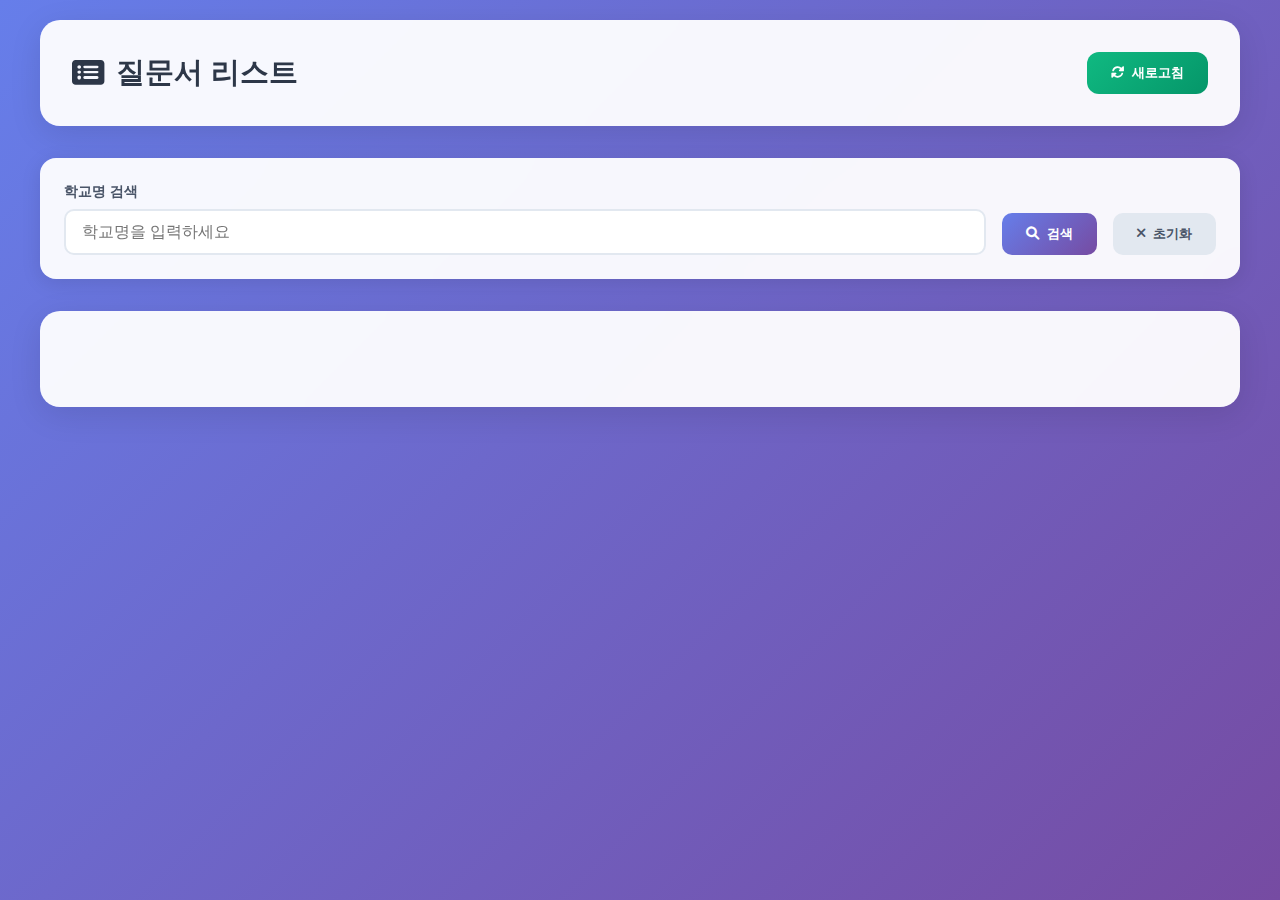
<file: www/teacher2/test.html>
<!DOCTYPE html>
<html lang="ko">
<head>
    <meta charset="UTF-8">
    <meta name="viewport" content="width=device-width, initial-scale=1.0">
    <title>질문서 리스트 - 현장실습보험 관리 시스템</title>
    <style>
        /* 기본 설정 */
        * {
            margin: 0;
            padding: 0;
            box-sizing: border-box;
        }

        body {
            font-family: -apple-system, BlinkMacSystemFont, 'Segoe UI', 'Noto Sans KR', sans-serif;
            background: linear-gradient(135deg, #667eea 0%, #764ba2 100%);
            min-height: 100vh;
            color: #333;
            padding: 20px;
        }

        /* 컨테이너 */
        .container {
            max-width: 1200px;
            margin: 0 auto;
        }

        /* 헤더 */
        .page-header {
            background: rgba(255, 255, 255, 0.95);
            backdrop-filter: blur(10px);
            border-radius: 20px;
            padding: 2rem;
            margin-bottom: 2rem;
            box-shadow: 0 8px 32px rgba(0, 0, 0, 0.1);
        }

        .header-content {
            display: flex;
            justify-content: space-between;
            align-items: center;
            flex-wrap: wrap;
            gap: 1rem;
        }

        .page-title {
            color: #2d3748;
            font-size: 1.8rem;
            font-weight: 700;
            display: flex;
            align-items: center;
            gap: 0.75rem;
        }

        .refresh-btn {
            background: linear-gradient(135deg, #10b981, #059669);
            color: white;
            border: none;
            padding: 0.75rem 1.5rem;
            border-radius: 12px;
            font-weight: 600;
            cursor: pointer;
            transition: all 0.3s ease;
            display: flex;
            align-items: center;
            gap: 0.5rem;
        }

        .refresh-btn:hover {
            transform: translateY(-2px);
            box-shadow: 0 8px 25px rgba(16, 185, 129, 0.3);
        }

        /* 검색 섹션 */
        .search-section {
            background: rgba(255, 255, 255, 0.95);
            backdrop-filter: blur(10px);
            border-radius: 16px;
            padding: 1.5rem;
            margin-bottom: 2rem;
            box-shadow: 0 4px 20px rgba(0, 0, 0, 0.1);
        }

        .search-form {
            display: grid;
            grid-template-columns: 1fr auto auto;
            gap: 1rem;
            align-items: end;
        }

        .search-group {
            display: flex;
            flex-direction: column;
            gap: 0.5rem;
        }

        .search-group label {
            font-weight: 600;
            color: #4a5568;
            font-size: 0.9rem;
        }

        .search-input {
            padding: 0.75rem 1rem;
            border: 2px solid #e2e8f0;
            border-radius: 10px;
            font-size: 1rem;
            transition: all 0.3s ease;
            background: white;
        }

        .search-input:focus {
            border-color: #667eea;
            box-shadow: 0 0 0 3px rgba(102, 126, 234, 0.1);
            outline: none;
        }

        .search-btn, .reset-btn {
            padding: 0.75rem 1.5rem;
            border: none;
            border-radius: 10px;
            font-weight: 600;
            cursor: pointer;
            transition: all 0.3s ease;
            display: flex;
            align-items: center;
            gap: 0.5rem;
        }

        .search-btn {
            background: linear-gradient(135deg, #667eea, #764ba2);
            color: white;
        }

        .reset-btn {
            background: #e2e8f0;
            color: #4a5568;
        }

        .search-btn:hover, .reset-btn:hover {
            transform: translateY(-2px);
            box-shadow: 0 4px 15px rgba(0, 0, 0, 0.2);
        }

        /* 질문서 카드 컨테이너 */
        .questions-container {
            background: rgba(255, 255, 255, 0.95);
            backdrop-filter: blur(10px);
            border-radius: 20px;
            padding: 2rem;
            box-shadow: 0 8px 32px rgba(0, 0, 0, 0.1);
        }

        /* 로딩 상태 */
        .loading-container {
            text-align: center;
            padding: 4rem 2rem;
        }

        .loading-spinner {
            display: inline-block;
            width: 50px;
            height: 50px;
            border: 4px solid #e2e8f0;
            border-radius: 50%;
            border-top-color: #667eea;
            animation: spin 1s ease-in-out infinite;
            margin-bottom: 1rem;
        }

        @keyframes spin {
            to { transform: rotate(360deg); }
        }

        /* 카드 그리드 */
        .questions-grid {
            display: grid;
            grid-template-columns: repeat(auto-fill, minmax(350px, 1fr));
            gap: 1.5rem;
            margin-bottom: 2rem;
        }

        /* 개별 질문서 카드 */
        .question-card {
            background: white;
            border-radius: 16px;
            padding: 1.5rem;
            box-shadow: 0 4px 20px rgba(0, 0, 0, 0.08);
            transition: all 0.3s ease;
            border: 1px solid #e2e8f0;
            position: relative;
            overflow: hidden;
        }

        .question-card::before {
            content: '';
            position: absolute;
            top: 0;
            left: 0;
            right: 0;
            height: 4px;
            background: linear-gradient(135deg, #667eea, #764ba2);
            opacity: 0;
            transition: opacity 0.3s ease;
        }

        .question-card:hover {
            transform: translateY(-8px);
            box-shadow: 0 12px 40px rgba(0, 0, 0, 0.15);
        }

        .question-card:hover::before {
            opacity: 1;
        }

        /* 카드 헤더 */
        .card-header {
            display: flex;
            justify-content: between;
            align-items: center;
            margin-bottom: 1rem;
            padding-bottom: 1rem;
            border-bottom: 1px solid #f0f4f8;
        }

        .card-number {
            background: linear-gradient(135deg, #667eea, #764ba2);
            color: white;
            padding: 0.375rem 0.75rem;
            border-radius: 20px;
            font-size: 0.875rem;
            font-weight: 600;
        }

        .status-badge {
            padding: 0.375rem 0.875rem;
            border-radius: 20px;
            font-size: 0.8rem;
            font-weight: 600;
            text-align: center;
        }

        .status-pending {
            background: #fef3c7;
            color: #d97706;
            border: 1px solid #fbbf24;
        }

        .status-active {
            background: #d1fae5;
            color: #059669;
            border: 1px solid #34d399;
        }

        .status-completed {
            background: #dbeafe;
            color: #2563eb;
            border: 1px solid #60a5fa;
        }

        /* 카드 내용 */
        .card-content {
            margin-bottom: 1.5rem;
        }

        .info-row {
            display: flex;
            justify-content: space-between;
            align-items: center;
            margin-bottom: 0.75rem;
            font-size: 0.95rem;
        }

        .info-label {
            color: #64748b;
            font-weight: 500;
            display: flex;
            align-items: center;
            gap: 0.5rem;
        }

        .info-value {
            color: #1e293b;
            font-weight: 600;
        }

        .semester-badge {
            background: #e0e7ff;
            color: #3730a3;
            padding: 0.25rem 0.5rem;
            border-radius: 6px;
            font-size: 0.8rem;
            font-weight: 600;
        }

        .insurance-period {
            background: #f0f9ff;
            padding: 0.75rem;
            border-radius: 8px;
            border-left: 4px solid #0ea5e9;
            margin-bottom: 0.75rem;
        }

        .insurance-period-label {
            font-size: 0.8rem;
            color: #64748b;
            margin-bottom: 0.25rem;
        }

        .insurance-period-value {
            font-weight: 600;
            color: #0f172a;
        }

        /* 카드 액션 */
        .card-actions {
            display: flex;
            gap: 0.75rem;
        }

        .action-btn {
            flex: 1;
            padding: 0.75rem 1rem;
            border: none;
            border-radius: 10px;
            font-weight: 600;
            cursor: pointer;
            transition: all 0.3s ease;
            display: flex;
            align-items: center;
            justify-content: center;
            gap: 0.5rem;
            text-decoration: none;
        }

        .view-btn {
            background: linear-gradient(135deg, #667eea, #764ba2);
            color: white;
        }

        .download-btn {
            background: #f1f5f9;
            color: #475569;
            border: 1px solid #e2e8f0;
        }

        .action-btn:hover {
            transform: translateY(-2px);
            box-shadow: 0 4px 15px rgba(0, 0, 0, 0.2);
        }

        /* 데이터 없음 메시지 */
        .no-data {
            text-align: center;
            padding: 4rem 2rem;
            color: #64748b;
        }

        .no-data i {
            font-size: 4rem;
            color: #cbd5e1;
            margin-bottom: 1rem;
        }

        .no-data h3 {
            color: #475569;
            margin-bottom: 0.5rem;
        }

        /* 페이지네이션 */
        .pagination-container {
            display: flex;
            justify-content: space-between;
            align-items: center;
            margin-top: 2rem;
            padding-top: 2rem;
            border-top: 1px solid #e2e8f0;
        }

        .pagination-info {
            color: #64748b;
            font-size: 0.9rem;
        }

        .pagination-buttons {
            display: flex;
            gap: 0.5rem;
        }

        .page-btn {
            padding: 0.5rem 0.75rem;
            border: 1px solid #e2e8f0;
            background: white;
            color: #475569;
            border-radius: 8px;
            cursor: pointer;
            transition: all 0.3s ease;
            font-weight: 500;
        }

        .page-btn:hover {
            background: #f8fafc;
            border-color: #cbd5e1;
        }

        .page-btn.active {
            background: linear-gradient(135deg, #667eea, #764ba2);
            color: white;
            border-color: #667eea;
        }

        .page-btn:disabled {
            opacity: 0.5;
            cursor: not-allowed;
        }

        /* 반응형 디자인 */
        @media (max-width: 768px) {
            .page-header {
                padding: 1.5rem;
            }

            .header-content {
                flex-direction: column;
                align-items: stretch;
            }

            .search-form {
                grid-template-columns: 1fr;
                gap: 1rem;
            }

            .search-group {
                margin-bottom: 0.5rem;
            }

            .questions-grid {
                grid-template-columns: 1fr;
                gap: 1rem;
            }

            .question-card {
                padding: 1.25rem;
            }

            .card-actions {
                flex-direction: column;
            }

            .pagination-container {
                flex-direction: column;
                gap: 1rem;
                align-items: center;
            }

            .pagination-buttons {
                flex-wrap: wrap;
                justify-content: center;
            }
        }

        @media (max-width: 480px) {
            body {
                padding: 10px;
            }

            .questions-container {
                padding: 1rem;
            }

            .page-title {
                font-size: 1.5rem;
            }

            .info-row {
                font-size: 0.9rem;
            }
        }

        /* 애니메이션 */
        .fade-in {
            animation: fadeIn 0.5s ease-in-out;
        }

        @keyframes fadeIn {
            from {
                opacity: 0;
                transform: translateY(20px);
            }
            to {
                opacity: 1;
                transform: translateY(0);
            }
        }

        /* 검색 결과 하이라이트 */
        .highlight {
            background: #fef3c7;
            padding: 0.125rem 0.25rem;
            border-radius: 4px;
        }

        /* 툴팁 */
        .tooltip {
            position: relative;
            cursor: help;
        }

        .tooltip::after {
            content: attr(data-tooltip);
            position: absolute;
            bottom: 125%;
            left: 50%;
            transform: translateX(-50%);
            background: #1f2937;
            color: white;
            padding: 0.5rem;
            border-radius: 6px;
            font-size: 0.8rem;
            white-space: nowrap;
            opacity: 0;
            pointer-events: none;
            transition: opacity 0.3s ease;
        }

        .tooltip:hover::after {
            opacity: 1;
        }
    </style>
    <link rel="stylesheet" href="https://cdnjs.cloudflare.com/ajax/libs/font-awesome/6.0.0/css/all.min.css">
</head>
<body>
    <div class="container">
        <!-- 페이지 헤더 -->
        <div class="page-header fade-in">
            <div class="header-content">
                <h1 class="page-title">
                    <i class="fas fa-list-alt"></i>
                    질문서 리스트
                </h1>
                <button class="refresh-btn" onclick="refreshQuestionsList()">
                    <i class="fas fa-sync-alt"></i>
                    새로고침
                </button>
            </div>
        </div>

        <!-- 검색 섹션 -->
        <div class="search-section fade-in">
            <form class="search-form" onsubmit="handleSearch(event)">
                <div class="search-group">
                    <label for="searchSchool">학교명 검색</label>
                    <input 
                        type="text" 
                        id="searchSchool" 
                        class="search-input" 
                        placeholder="학교명을 입력하세요"
                        value=""
                    >
                </div>
                <button type="submit" class="search-btn">
                    <i class="fas fa-search"></i>
                    검색
                </button>
                <button type="button" class="reset-btn" onclick="resetSearch()">
                    <i class="fas fa-times"></i>
                    초기화
                </button>
            </form>
        </div>

        <!-- 질문서 컨테이너 -->
        <div class="questions-container fade-in">
            <!-- 로딩 상태 -->
            <div id="questionsLoading" class="loading-container">
                <div class="loading-spinner"></div>
                <p>질문서 목록을 불러오는 중...</p>
            </div>

            <!-- 질문서 그리드 -->
            <div id="questionsGrid" class="questions-grid" style="display: none;">
                <!-- 동적으로 생성되는 카드들 -->
            </div>

            <!-- 데이터 없음 메시지 -->
            <div id="noDataMessage" class="no-data" style="display: none;">
                <i class="fas fa-inbox"></i>
                <h3>등록된 질문서가 없습니다</h3>
                <p>새로운 현장실습보험을 신청해보세요.</p>
            </div>

            <!-- 페이지네이션 -->
            <div id="questionsPagination" class="pagination-container" style="display: none;">
                <div class="pagination-info">
                    <span id="paginationInfo">전체 0개 (1/1 페이지)</span>
                </div>
                <div class="pagination-buttons" id="paginationButtons">
                    <!-- 동적으로 생성되는 페이지 버튼들 -->
                </div>
            </div>
        </div>
    </div>

    <script>
        // 질문서 관리 클래스
        class QuestionsManager {
            constructor() {
                this.isLoading = false;
                this.currentData = null;
                this.currentPage = 1;
                this.searchQuery = '';
                this.init();
            }

            init() {
                console.log('질문서 관리 시스템 초기화...');
                this.loadQuestionsList();
            }

            // 학기 구분 함수
            getSemesterName(school6) {
                const semesters = {
                    1: '1학기',
                    2: '하계계절',
                    3: '2학기',
                    4: '동계계절'
                };
                return semesters[parseInt(school6)] || '미정';
            }

            // 질문서 상태 판단
            getQuestionStatus(question) {
                const currentDate = new Date();
                const startDate = new Date(question.school7);
                const endDate = new Date(question.school8);
                
                if (currentDate < startDate) {
                    return { text: '시작 전', class: 'status-pending' };
                } else if (currentDate >= startDate && currentDate <= endDate) {
                    return { text: '진행 중', class: 'status-active' };
                } else {
                    return { text: '완료', class: 'status-completed' };
                }
            }

            // 날짜 포맷팅
            formatDate(dateString) {
                return new Date(dateString).toLocaleDateString('ko-KR', {
                    year: 'numeric',
                    month: 'long',
                    day: 'numeric'
                });
            }

            // 실습기간 계산
            calculateDuration(startDate, endDate) {
                const start = new Date(startDate);
                const end = new Date(endDate);
                const diffTime = Math.abs(end - start);
                return Math.ceil(diffTime / (1000 * 60 * 60 * 24)) + 1;
            }

            // 가격 포맷팅
            formatPrice(price) {
                return Number(price).toLocaleString('ko-KR');
            }

            // 질문서 카드 생성
            createQuestionCard(question, index) {
                const semester = this.getSemesterName(question.school6);
                const status = this.getQuestionStatus(question);
                const duration = this.calculateDuration(question.school7, question.school8);
                const formattedPrice = this.formatPrice(question.preiminum);

                return `
                    <div class="question-card fade-in" style="animation-delay: ${index * 0.1}s">
                        <div class="card-header">
                            <div class="card-number">#${question.num}</div>
                            <div class="status-badge ${status.class}">${status.text}</div>
                        </div>
                        
                        <div class="card-content">
                            <div class="insurance-period">
                                <div class="insurance-period-label">
                                    <i class="fas fa-calendar"></i>
                                    보험 기간
                                </div>
                                <div class="insurance-period-value">
                                    ${this.formatDate(question.school7)} ~ ${this.formatDate(question.school8)}
                                </div>
                            </div>
                            
                            <div class="info-row">
                                <span class="info-label">
                                    <i class="fas fa-graduation-cap"></i>
                                    실습 학기
                                </span>
                                <span class="semester-badge">${semester}</span>
                            </div>
                            
                            <div class="info-row">
                                <span class="info-label">
                                    <i class="fas fa-clock"></i>
                                    실습 기간
                                </span>
                                <span class="info-value">${duration}일</span>
                            </div>
                            
                            <div class="info-row">
                                <span class="info-label">
                                    <i class="fas fa-users"></i>
                                    참여 인원
                                </span>
                                <span class="info-value">${question.week_total}명</span>
                            </div>
                            
                            <div class="info-row">
                                <span class="info-label">
                                    <i class="fas fa-won-sign"></i>
                                    보험료
                                </span>
                                <span class="info-value">${formattedPrice}원</span>
                            </div>
                            
                            ${question.certi ? `
                                <div class="info-row">
                                    <span class="info-label">
                                        <i class="fas fa-certificate"></i>
                                        증권번호
                                    </span>
                                    <span class="info-value">${question.certi}</span>
                                </div>
                            ` : ''}
                        </div>
                        
                        <div class="card-actions">
                            <button class="action-btn view-btn" onclick="viewQuestionDetail(${question.num})">
                                <i class="fas fa-file-alt"></i>
                                질문서 보기
                            </button>
                            <button class="action-btn download-btn" onclick="downloadQuestion(${question.num})">
                                <i class="fas fa-download"></i>
                                다운로드
                            </button>
                        </div>
                    </div>
                `;
            }

            // 질문서 목록 렌더링
            renderQuestionsList(data) {
                const gridElement = document.getElementById('questionsGrid');
                const loadingElement = document.getElementById('questionsLoading');
                const noDataElement = document.getElementById('noDataMessage');
                const paginationElement = document.getElementById('questionsPagination');

                // DOM 요소 존재 확인
                if (!gridElement) {
                    console.error('questionsGrid 요소를 찾을 수 없습니다.');
                    return;
                }

                // 로딩 숨기기
                if (loadingElement) {
                    loadingElement.style.display = 'none';
                }

                if (!data || !data.questions || data.questions.length === 0) {
                    gridElement.style.display = 'none';
                    if (noDataElement) {
                        noDataElement.style.display = 'block';
                    }
                    if (paginationElement) {
                        paginationElement.style.display = 'none';
                    }
                    return;
                }

                // 카드 렌더링
                const cardsHTML = data.questions.map((question, index) => 
                    this.createQuestionCard(question, index)
                ).join('');

                gridElement.innerHTML = cardsHTML;
                gridElement.style.display = 'grid';
                
                if (noDataElement) {
                    noDataElement.style.display = 'none';
                }

                // 페이지네이션 렌더링
                this.renderPagination(data);
            }

            // 페이지네이션 렌더링
            renderPagination(data) {
                const paginationElement = document.getElementById('questionsPagination');
                const paginationInfo = document.getElementById('paginationInfo');
                const paginationButtons = document.getElementById('paginationButtons');

                // DOM 요소 존재 확인
                if (!paginationElement || !paginationInfo || !paginationButtons) {
                    console.warn('페이지네이션 요소를 찾을 수 없습니다.');
                    return;
                }

                if (data.total_pages <= 1) {
                    paginationElement.style.display = 'none';
                    return;
                }

                paginationElement.style.display = 'flex';
                paginationInfo.textContent = `전체 ${data.total}개 (${data.page}/${data.total_pages} 페이지)`;

                let buttonsHTML = '';

                // 이전 버튼
                if (data.page > 1) {
                    buttonsHTML += `<button class="page-btn" onclick="goToPage(${data.page - 1})">
                        <i class="fas fa-chevron-left"></i> 이전
                    </button>`;
                }

                // 페이지 번호 버튼들
                const startPage = Math.max(1, data.page - 2);
                const endPage = Math.min(data.total_pages, data.page + 2);

                for (let i = startPage; i <= endPage; i++) {
                    const activeClass = i === data.page ? 'active' : '';
                    buttonsHTML += `<button class="page-btn ${activeClass}" onclick="goToPage(${i})">${i}</button>`;
                }

                // 다음 버튼
                if (data.page < data.total_pages) {
                    buttonsHTML += `<button class="page-btn" onclick="goToPage(${data.page + 1})">
                        다음 <i class="fas fa-chevron-right"></i>
                    </button>`;
                }

                paginationButtons.innerHTML = buttonsHTML;
            }

            // 질문서 목록 로드
            async loadQuestionsList(page = 1, searchQuery = '') {
                try {
                    this.isLoading = true;
                    this.showLoading(true);

                    // cNum 확인
                    const cNum = sessionStorage.getItem('cNum');
                    if (!cNum) {
                        throw new Error('로그인 정보가 없습니다. 다시 로그인해주세요.');
                    }

                    // 서버에 요청할 데이터 준비
                    const formData = new FormData();
                    formData.append('action', 'list');
                    formData.append('cNum', cNum);
                    formData.append('page', page);
                    formData.append('limit', 6); // 카드형이므로 한 페이지당 6개
                    formData.append('search_school', searchQuery);
                    formData.append('search_mode', 2); // 포함 검색

                    console.log('서버 요청 데이터:', {
                        action: 'list',
                        cNum: cNum,
                        page: page,
                        limit: 6,
                        search_school: searchQuery,
                        search_mode: 2
                    });

                    // 서버로 요청
                    const response = await fetch('api/questionsList.php', {
                        method: 'POST',
                        body: formData,
                        headers: {
                            'X-Requested-With': 'XMLHttpRequest'
                        }
                    });

                    if (!response.ok) {
                        throw new Error(`서버 오류: ${response.status} ${response.statusText}`);
                    }

                    const result = await response.json();
                    console.log('서버 응답:', result);

                    if (!result.success) {
                        throw new Error(result.message || '서버 처리 중 오류가 발생했습니다.');
                    }

                    // 데이터 저장 및 렌더링
                    this.currentData = result.data;
                    this.currentPage = page;
                    this.searchQuery = searchQuery;
                    
                    this.renderQuestionsList(result.data);
                    
                    // 성공 메시지 (검색인 경우에만)
                    if (searchQuery.trim()) {
                        this.showSuccess(`"${searchQuery}" 검색 결과: ${result.data.total}건`);
                    } else if (page === 1) {
                        this.showSuccess(`질문서 목록을 불러왔습니다. (총 ${result.data.total}건)`);
                    }

                } catch (error) {
                    console.error('질문서 목록 로드 실패:', error);
                    this.showError(error.message || '질문서 목록을 불러오는데 실패했습니다.');
                    
                    // 오류 발생 시 빈 상태 표시
                    this.renderQuestionsList({ questions: [], total: 0, page: 1, total_pages: 1 });
                } finally {
                    this.isLoading = false;
                    this.showLoading(false);
                }
            }

            // 로딩 상태 표시
            showLoading(show) {
                const loadingElement = document.getElementById('questionsLoading');
                const gridElement = document.getElementById('questionsGrid');
                const noDataElement = document.getElementById('noDataMessage');
                
                if (loadingElement) {
                    loadingElement.style.display = show ? 'block' : 'none';
                }
                if (gridElement) {
                    gridElement.style.display = show ? 'none' : 'grid';
                }
                if (noDataElement) {
                    noDataElement.style.display = 'none';
                }
            }

            // 에러 메시지 표시
            showError(message) {
                alert('오류: ' + message);
            }

            // 성공 메시지 표시
            showSuccess(message) {
                const notification = document.createElement('div');
                notification.style.cssText = `
                    position: fixed;
                    top: 20px;
                    right: 20px;
                    background: #10b981;
                    color: white;
                    padding: 1rem 1.5rem;
                    border-radius: 10px;
                    box-shadow: 0 8px 25px rgba(0, 0, 0, 0.2);
                    z-index: 10000;
                    transform: translateX(100%);
                    transition: transform 0.3s ease;
                `;
                notification.textContent = message;
                
                document.body.appendChild(notification);
                
                setTimeout(() => notification.style.transform = 'translateX(0)', 100);
                setTimeout(() => {
                    notification.style.transform = 'translateX(100%)';
                    setTimeout(() => notification.remove(), 300);
                }, 3000);
            }

        }

        // 전역 변수
        let questionsManager;

        // 전역 함수들
        function initQuestionsManager() {
            questionsManager = new QuestionsManager();
            console.log('질문서 관리자 초기화 완료');
        }

        function refreshQuestionsList() {
            if (questionsManager) {
                questionsManager.loadQuestionsList(questionsManager.currentPage, questionsManager.searchQuery);
            }
        }

        function handleSearch(event) {
            event.preventDefault();
            const searchInput = document.getElementById('searchSchool');
            const searchQuery = searchInput.value.trim();
            
            if (questionsManager) {
                questionsManager.loadQuestionsList(1, searchQuery);
            }
        }

        function resetSearch() {
            document.getElementById('searchSchool').value = '';
            if (questionsManager) {
                questionsManager.loadQuestionsList(1, '');
            }
        }

        function goToPage(page) {
            if (questionsManager) {
                questionsManager.loadQuestionsList(page, questionsManager.searchQuery);
            }
        }

        function viewQuestionDetail(questionId) {
            console.log('질문서 상세보기:', questionId);
            // 실제 구현에서는 새 탭에서 질문서 페이지 열기
            window.open(`https://silbo.kr/2014/_pages/php/downExcel/claim2.php?claimNum=${questionId}`, '_blank');
        }

        function downloadQuestion(questionId) {
            console.log('질문서 다운로드:', questionId);
            // 실제 구현에서는 다운로드 기능
            if (questionsManager) {
                questionsManager.showSuccess(`질문서 #${questionId} 다운로드를 시작합니다.`);
            }
        }

        // 키보드 단축키
        document.addEventListener('keydown', function(e) {
            // Enter 키로 검색
            if (e.target.id === 'searchSchool' && e.key === 'Enter') {
                e.preventDefault();
                handleSearch(e);
            }
            
            // ESC 키로 검색 초기화
            if (e.key === 'Escape' && document.getElementById('searchSchool').value) {
                resetSearch();
            }
            
            // F5 키로 새로고침
            if (e.key === 'F5') {
                e.preventDefault();
                refreshQuestionsList();
            }
        });

        // 페이지 로드 시 초기화
        document.addEventListener('DOMContentLoaded', function() {
            // DOM이 완전히 로드된 후 초기화
            setTimeout(() => {
                initQuestionsManager();
            }, 100);
        });

        // 백업 초기화 (DOM이 이미 로드된 경우)
        if (document.readyState === 'loading') {
            document.addEventListener('DOMContentLoaded', function() {
                setTimeout(() => {
                    initQuestionsManager();
                }, 100);
            });
        } else {
            // 이미 로드 완료된 경우
            setTimeout(() => {
                initQuestionsManager();
            }, 100);
        }

        // 반응형 처리
        window.addEventListener('resize', function() {
            // 창 크기 변경 시 레이아웃 조정
            const container = document.querySelector('.container');
            if (window.innerWidth < 768) {
                container.style.padding = '10px';
            } else {
                container.style.padding = '20px';
            }
        });

        // 스크롤 이벤트 (무한 스크롤 구현 시 사용)
        window.addEventListener('scroll', function() {
            // 무한 스크롤 기능이 필요한 경우 여기에 구현
            const scrollPosition = window.innerHeight + window.scrollY;
            const documentHeight = document.documentElement.offsetHeight;
            
            if (scrollPosition >= documentHeight - 1000) {
                // 스크롤이 하단 근처에 도달했을 때 추가 데이터 로드
                // loadMoreQuestions();
            }
        });

        console.log('🎉 질문서 리스트 페이지가 완전히 로드되었습니다!');
    </script>
</body>
</html>
</file>
<file: www/css/style.css>
/* ================== CSS 변수 정의 ================== */
:root {
    --primary-color: #2c5aa0;
    --secondary-color: #4a90e2;
    --accent-color: #e74c3c;
    --dark-color: #2c3e50;
    --light-bg: #f8f9fa;
    --border-color: #e9ecef;
    --shadow-sm: 0 2px 4px rgba(0,0,0,0.06);
    --shadow-md: 0 4px 12px rgba(0,0,0,0.1);
    --shadow-lg: 0 8px 25px rgba(0,0,0,0.15);
}

/* ================== 기본 스타일 ================== */
body {
    font-family: 'Noto Sans KR', -apple-system, BlinkMacSystemFont, sans-serif;
    line-height: 1.6;
}

.container {
    max-width: 1200px;
}

/* ================== 네비게이션 ================== */
.navbar {
    background: linear-gradient(135deg, var(--primary-color) 0%, var(--secondary-color) 100%);
    box-shadow: 0 2px 10px rgba(0,0,0,0.1);
}

/* =================== 네비게이션 브랜드 개선 =================== */
.navbar-brand {
    text-decoration: none;
    color: white !important;
    display: flex;
    flex-direction: column;
    align-items: flex-start;
    padding: 0;
    margin-right: 2rem;
}

.navbar-brand:hover {
    color: #f8f9fa !important;
    text-decoration: none;
}

/* 메인 타이틀 스타일 */
.brand-title {
    font-size: 1.5rem;
    font-weight: 700;
    color: white;
    display: flex;
    align-items: center;
    margin-bottom: 2px;
    letter-spacing: -0.5px;
}

.brand-title i {
    margin-right: 8px;
    font-size: 1.4rem;
    color: #ffd700;
}

/* 보험회사 정보 스타일 - 작고 연하게 */
.insurance-company {
    font-size: 0.75rem; /* 메인 타이틀보다 훨씬 작게 */
    font-weight: 400;
    color: rgba(255, 255, 255, 0.8); /* 투명도를 주어 더 연하게 */
    margin-left: 2.2rem; /* 아이콘과 정렬을 맞추기 위해 들여쓰기 */
    line-height: 1;
}

.nav-link {
    font-weight: 500;
    transition: color 0.3s ease;
}

.nav-link:hover {
    color: #ffd700 !important;
}

.nav-link.active {
    color: #ffd700 !important;
    font-weight: 700;
    position: relative;
}

.nav-link.active::after {
    content: '';
    position: absolute;
    bottom: -5px;
    left: 50%;
    transform: translateX(-50%);
    width: 80%;
    height: 2px;
    background: #ffd700;
    border-radius: 1px;
}

/* ================== 히어로 섹션 ================== */
.hero-section {
    background: linear-gradient(135deg, var(--primary-color) 0%, var(--secondary-color) 100%);
    color: white;
    padding: 100px 0;
    position: relative;
    overflow: hidden;
}

.hero-section::before {
    content: '';
    position: absolute;
    top: 0;
    left: 0;
    right: 0;
    bottom: 0;
    background: url('data:image/svg+xml,<svg xmlns="http://www.w3.org/2000/svg" viewBox="0 0 1000 1000"><polygon fill="rgba(255,255,255,0.05)" points="0,0 1000,300 1000,1000 0,700"/></svg>');
}

.hero-content {
    position: relative;
    z-index: 2;
}

/* ================== 기능 카드 ================== */
.feature-card {
    background: white;
    border-radius: 15px;
    padding: 2rem;
    box-shadow: var(--shadow-md);
    transition: transform 0.3s ease, box-shadow 0.3s ease;
    height: 100%;
}

.feature-card:hover {
    transform: translateY(-10px);
    box-shadow: var(--shadow-lg);
}

.feature-icon {
    width: 80px;
    height: 80px;
    background: linear-gradient(135deg, var(--secondary-color), var(--primary-color));
    border-radius: 50%;
    display: flex;
    align-items: center;
    justify-content: center;
    margin: 0 auto 1.5rem;
    color: white;
    font-size: 2rem;
}

/* ================== 섹션 제목 ================== */
.section-title {
    position: relative;
    text-align: center;
    margin-bottom: 3rem;
}

.section-title::after {
    content: '';
    position: absolute;
    bottom: -10px;
    left: 50%;
    transform: translateX(-50%);
    width: 60px;
    height: 3px;
    background: var(--accent-color);
}

/* ================== 버튼 스타일 ================== */
.btn-primary {
    background: linear-gradient(135deg, var(--primary-color), var(--secondary-color));
    border: none;
    padding: 12px 30px;
    border-radius: 25px;
    font-weight: 600;
    transition: all 0.3s ease;
}

.btn-primary:hover {
    transform: translateY(-2px);
    box-shadow: var(--shadow-md);
}

/* ================== 폼 관련 스타일 ================== */
/* 안내 메시지 */
.guide-section {
    max-width: 1000px;
    margin: 0 auto 3rem;
}

.alert-enhanced {
    background: linear-gradient(135deg, #e3f2fd 0%, #f0f8ff 100%);
    border: none;
    border-left: 5px solid var(--primary-color);
    border-radius: 12px;
    padding: 2rem;
    box-shadow: var(--shadow-md);
    position: relative;
    overflow: hidden;
}

.alert-enhanced::before {
    content: '';
    position: absolute;
    top: 0;
    right: 0;
    width: 100px;
    height: 100px;
    background: radial-gradient(circle, rgba(76, 144, 226, 0.1) 0%, transparent 70%);
    border-radius: 50%;
    transform: translate(30px, -30px);
}

.alert-heading-enhanced {
    color: var(--primary-color);
    font-weight: 700;
    font-size: 1.4rem;
    margin-bottom: 1rem;
    display: flex;
    align-items: center;
    gap: 0.75rem;
}

.alert-heading-enhanced i {
    font-size: 1.6rem;
    color: var(--secondary-color);
}

/* 폼 컨테이너 */
.form-container {
    max-width: 1000px;
    margin: 0 auto;
}

.quote-form-enhanced {
    background: linear-gradient(135deg, #ffffff 0%, #fafbfc 100%);
    border-radius: 20px;
    padding: 3rem;
    box-shadow: var(--shadow-lg);
    border: 1px solid var(--border-color);
    position: relative;
    overflow: hidden;
}

.quote-form-enhanced::before {
    content: '';
    position: absolute;
    top: 0;
    left: 0;
    right: 0;
    height: 6px;
    background: linear-gradient(90deg, var(--primary-color), var(--secondary-color), var(--primary-color));
}

/* 섹션 헤더 */
.form-section-header {
    background: linear-gradient(135deg, #f8f9fa 0%, #e9ecef 100%);
    border-radius: 12px;
    padding: 1.5rem 2rem;
    margin-bottom: 2rem;
    border-left: 5px solid var(--primary-color);
}

.form-section-header h4 {
    color: var(--primary-color);
    font-weight: 700;
    margin: 0;
    font-size: 1.3rem;
    display: flex;
    align-items: center;
    gap: 0.75rem;
}

.form-section-header i {
    color: var(--secondary-color);
    font-size: 1.4rem;
}

.form-section-header small {
    color: #6c757d;
    font-weight: 500;
}

/* 폼 레이블 */
.form-label-enhanced {
    font-weight: 600;
    color: var(--dark-color);
    margin-bottom: 0.5rem;
    font-size: 0.95rem;
    display: flex;
    align-items: center;
    gap: 0.25rem;
    white-space: nowrap;
    text-align: right;
    padding-right: 0.5rem;
}

.required-asterisk {
    color: var(--accent-color);
    font-weight: bold;
}

/* 입력 필드 */
.form-control-enhanced {
    border: 1px solid #e9ecef;
    border-radius: 8px;
    padding: 0.25rem 0.5rem;
    font-size: 0.95rem;
    transition: all 0.3s ease;
    background-color: #ffffff;
    height: 48px;
}

.form-control-enhanced:focus {
    border-color: var(--secondary-color);
    box-shadow: 0 0 0 0.2rem rgba(76, 144, 226, 0.15);
    outline: none;
    transform: translateY(-1px);
}

.form-control-enhanced:hover {
    border-color: #c6d4e8;
}

.form-control-enhanced.is-valid {
    border-color: #28a745;
}

.form-control-enhanced.is-invalid {
    border-color: #dc3545;
    box-shadow: 0 0 0 0.2rem rgba(220, 53, 69, 0.25);
}

/* 텍스트에어리어 */
.textarea-enhanced {
    min-height: 80px;
    resize: vertical;
}

.textarea-full-height {
    height: calc(100% - 0px);
    min-height: 140px;
    resize: vertical;
}

/* 라디오 버튼 */
.radio-group-enhanced {
    display: flex;
    flex-wrap: wrap;
    gap: 1rem;
    align-items: center;
}

.form-check-enhanced {
    display: flex;
    align-items: center;
    gap: 0.3rem;
    padding: 0.5rem 1rem;
    border: 2px solid #e9ecef;
    border-radius: 8px;
    transition: all 0.3s ease;
    cursor: pointer;
    background-color: #fff;
    min-width: fit-content;
}

.form-check-enhanced:hover {
    border-color: var(--secondary-color);
    background-color: #f8f9fa;
    transform: translateY(-1px);
}

.form-check-enhanced.checked {
    background: linear-gradient(135deg, #e3f2fd 0%, #f0f8ff 100%);
    border-color: var(--primary-color);
    box-shadow: var(--shadow-md);
}

.form-check-enhanced.checked .form-check-label {
    color: var(--primary-color);
    font-weight: 700;
}

.form-check-input {
    margin: 0;
    cursor: pointer;
}

.form-check-label {
    margin: 0;
    cursor: pointer;
    font-weight: 500;
    color: #495057;
    white-space: nowrap;
}

/* 테이블 */
.table-enhanced {
    background: white;
    border-radius: 12px;
    overflow: hidden;
    box-shadow: var(--shadow-sm);
    border: 1px solid var(--border-color);
}

.table-enhanced th {
    background: linear-gradient(135deg, #f8f9fa 0%, #e9ecef 100%);
    color: var(--dark-color);
    font-weight: 700;
    border: none;
    padding: 1.25rem 1rem;
    font-size: 0.95rem;
}

.table-enhanced td {
    padding: 1rem;
    border-color: #f1f3f4;
    vertical-align: middle;
}

.table-enhanced .form-check {
    margin: 0;
    display: flex;
    justify-content: center;
    align-items: center;
    gap: 0.5rem;
}

.table-enhanced .form-check-input {
    transform: scale(1.2);
}

.table-enhanced .form-check-label {
    font-weight: 700;
    color: var(--primary-color);
    margin: 0;
}

/* 참여인원 테이블 */
.participants-table {
    background: white;
    border-radius: 12px;
    overflow: hidden;
    box-shadow: var(--shadow-md);
}

.week-input-wrapper {
    display: inline-flex;
    align-items: center;
    gap: 0.3rem;
    justify-content: center;
}

.participants-table .week-input {
    border: 1px solid #ffffff;
    border-radius: 6px;
    padding: 1px 2px;
    text-align: right;
    font-weight: 600;
    transition: all 0.3s ease;
    width: 80%;
    box-sizing: border-box;
    display: inline-block;
    vertical-align: middle;
}

.participants-table .week-input:focus {
    border-color: var(--secondary-color);
    box-shadow: 0 0 0 0.15rem rgba(76, 144, 226, 0.15);
    transform: scale(1.05);
    outline: none;
}

.unit-label {
    font-size: 0.95rem;
    color: #333;
}

.participants-table tfoot th {
    background: linear-gradient(135deg, var(--primary-color) 0%, var(--secondary-color) 100%);
    color: white;
    font-size: 1.1rem;
}

.total-participants {
    font-size: 1.3rem;
    font-weight: 800;
    color: #ffd700;
    text-shadow: 1px 1px 2px rgba(0,0,0,0.3);
}

/* 제출 버튼 */
.submit-section {
    margin-top: 3rem;
    padding-top: 2rem;
    border-top: 2px solid #f1f3f4;
    text-align: center;
}

.btn-submit-enhanced {
    background: linear-gradient(135deg, var(--primary-color) 0%, var(--secondary-color) 100%);
    border: none;
    color: white;
    padding: 1rem 3rem;
    border-radius: 50px;
    font-weight: 700;
    font-size: 1.1rem;
    transition: all 0.3s ease;
    box-shadow: var(--shadow-md);
    position: relative;
    overflow: hidden;
}

.btn-submit-enhanced::before {
    content: '';
    position: absolute;
    top: 0;
    left: -100%;
    width: 100%;
    height: 100%;
    background: linear-gradient(90deg, transparent, rgba(255,255,255,0.2), transparent);
    transition: left 0.5s;
}

.btn-submit-enhanced:hover {
    transform: translateY(-3px);
    box-shadow: var(--shadow-lg);
    background: linear-gradient(135deg, #1e4a87 0%, #3a7bc8 100%);
}

.btn-submit-enhanced:hover::before {
    left: 100%;
}

.btn-submit-enhanced:active {
    transform: translateY(-1px);
}

/* ================== 기타 컴포넌트 ================== */
.quote-form {
    background: white;
    border-radius: 15px;
    padding: 2rem;
    box-shadow: var(--shadow-md);
}

.footer {
    background: var(--dark-color);
    color: white;
    padding: 50px 0 20px;
}

.quick-contact {
    position: fixed;
    right: 20px;
    bottom: 20px;
    z-index: 1000;
}

.contact-btn {
    width: 60px;
    height: 60px;
    border-radius: 50%;
    background: var(--accent-color);
    color: white;
    display: flex;
    align-items: center;
    justify-content: center;
    font-size: 1.5rem;
    box-shadow: 0 5px 15px rgba(0,0,0,0.3);
    transition: all 0.3s ease;
    text-decoration: none;
}

.contact-btn:hover {
    background: #c0392b;
    transform: scale(1.1);
    color: white;
}

/* ================== 페이지 표시 ================== */
.current-page {
    display: block;
}

.hidden-page {
    display: none;
}

/* ================== 애니메이션 ================== */
@keyframes fadeInUp {
    from {
        opacity: 0;
        transform: translateY(30px);
    }
    to {
        opacity: 1;
        transform: translateY(0);
    }
}

.fade-in-up {
    animation: fadeInUp 0.8s ease-out;
}

@keyframes slideInUp {
    from {
        opacity: 0;
        transform: translateY(30px);
    }
    to {
        opacity: 1;
        transform: translateY(0);
    }
}

.form-section {
    animation: slideInUp 0.6s ease-out forwards;
}

.form-section:nth-child(2) { animation-delay: 0.1s; }
.form-section:nth-child(3) { animation-delay: 0.2s; }
.form-section:nth-child(4) { animation-delay: 0.3s; }
.form-section:nth-child(5) { animation-delay: 0.4s; }

/* ================== 반응형 - 네비게이션 브랜드 포함 ================== */
@media (max-width: 768px) {
    /* 네비게이션 브랜드 반응형 */
    .brand-title {
        font-size: 1.3rem;
    }
    
    .brand-title i {
        font-size: 1.2rem;
    }
    
    .insurance-company {
        font-size: 0.65rem;
        margin-left: 2rem;
    }
    
    /* 기존 반응형 스타일 */
    .quote-form-enhanced {
        padding: 2rem 1.5rem;
        margin: 0 1rem;
    }
    
    .radio-group-enhanced {
        width: 100%;
        justify-content: flex-start;
    }
    
    .alert-enhanced {
        padding: 1.5rem;
    }

    .row.align-items-center {
        flex-direction: column;
        align-items: flex-start !important;
    }
    
    .form-label-enhanced {
        text-align: left;
        padding-right: 0;
        margin-bottom: 0.75rem;
    }
    
    .form-check-enhanced {
        flex: 1;
        min-width: calc(50% - 0.5rem);
        justify-content: center;
    }

    .textarea-full-height {
        height: auto;
        min-height: 120px;
    }
}

@media (max-width: 479.98px) {
    .form-check-enhanced {
        flex: 1;
        min-width: 100%;
    }
}
</file>
<file: www/2014/_pages/php/downExcel/pdf_2/fpdf.css>
body {font-family:"Times New Roman",serif}
h1 {font:bold 135% Arial,sans-serif; color:#4000A0; margin-bottom:0.9em}
h2 {font:bold 95% Arial,sans-serif; color:#900000; margin-top:1.5em; margin-bottom:1em}
dl.param dt {text-decoration:underline}
dl.param dd {margin-top:1em; margin-bottom:1em}
dl.param ul {margin-top:1em; margin-bottom:1em}
tt, code, kbd {font-family:"Courier New",Courier,monospace; font-size:82%}
div.source {margin-top:1.4em; margin-bottom:1.3em}
div.source pre {display:table; border:1px solid #24246A; width:100%; margin:0em; font-family:inherit; font-size:100%}
div.source code {display:block; border:1px solid #C5C5EC; background-color:#F0F5FF; padding:6px; color:#000000}
div.doc-source {margin-top:1.4em; margin-bottom:1.3em}
div.doc-source pre {display:table; width:100%; margin:0em; font-family:inherit; font-size:100%}
div.doc-source code {display:block; background-color:#E0E0E0; padding:4px}
.kw {color:#000080; font-weight:bold}
.str {color:#CC0000}
.cmt {color:#008000}
p.demo {text-align:center; margin-top:-0.9em}
a.demo {text-decoration:none; font-weight:bold; color:#0000CC}
a.demo:link {text-decoration:none; font-weight:bold; color:#0000CC}
a.demo:hover {text-decoration:none; font-weight:bold; color:#0000FF}
a.demo:active {text-decoration:none; font-weight:bold; color:#0000FF}
</file>
<file: www/teacher2/css/basic.css>
/* === 기본 설정 === */
        * {
            margin: 0;
            padding: 0;
            box-sizing: border-box;
        }

        body {
            font-family: -apple-system, BlinkMacSystemFont, 'Segoe UI', 'Noto Sans KR', sans-serif;
            background: linear-gradient(135deg, #667eea 0%, #764ba2 100%);
            min-height: 100vh;
            color: #333;
        }

        /* === 헤더 스타일 === */
        .header {
            background: rgba(255, 255, 255, 0.95);
            backdrop-filter: blur(10px);
            box-shadow: 0 4px 20px rgba(0, 0, 0, 0.1);
            position: sticky;
            top: 0;
            z-index: 1000;
            border-bottom: 1px solid rgba(255, 255, 255, 0.2);
            transition: transform 0.3s ease;
        }

        .header-container {
            max-width: 1200px;
            margin: 0 auto;
            padding: 1rem 2rem;
            display: flex;
            justify-content: space-between;
            align-items: center;
        }

        .logo-section {
            display: flex;
            align-items: center;
            gap: 1rem;
        }

        .logo {
            font-size: 2.5rem;
            background: linear-gradient(135deg, #667eea, #764ba2);
            -webkit-background-clip: text;
            -webkit-text-fill-color: transparent;
            background-clip: text;
        }

        .header-info h1 {
            font-size: 1.5rem;
            font-weight: 700;
            color: #2d3748;
            margin-bottom: 0.2rem;
        }

        .header-info p {
            font-size: 0.9rem;
            color: #718096;
            font-weight: 500;
        }

        .user-section {
            display: flex;
            align-items: center;
            gap: 1rem;
        }
		/* 헤더 버튼 컨테이너 - 동일 선상 배치 */
		.header-buttons {
			display: flex;
			align-items: center;
			gap: 0.75rem;
		}
        .school-name {
            font-weight: 600;
            color: #4a5568;
            padding: 0.5rem 1rem;
            background: rgba(102, 126, 234, 0.1);
            border-radius: 20px;
            font-size: 0.9rem;
        }

        .logout-btn {
            background: linear-gradient(135deg, #ff6b6b, #ee5a52);
            color: white;
            border: none;
            padding: 0.7rem 1.5rem;
            border-radius: 25px;
            font-weight: 600;
            cursor: pointer;
            transition: all 0.3s ease;
            font-size: 0.9rem;
        }

        .logout-btn:hover {
            transform: translateY(-2px);
            box-shadow: 0 8px 25px rgba(255, 107, 107, 0.3);
        }

        /* === 메인 컨테이너 === */
        .main-container {
            max-width: 1200px;
            margin: 0 auto;
            padding: 2rem;
        }

        /* === 환영 섹션 === */
        .welcome-section {
            text-align: center;
            margin-bottom: 3rem;
            background: rgba(255, 255, 255, 0.9);
            backdrop-filter: blur(10px);
            padding: 2rem;
            border-radius: 20px;
            box-shadow: 0 8px 32px rgba(0, 0, 0, 0.1);
        }

        .welcome-title {
            font-size: 2rem;
            font-weight: 700;
            margin-bottom: 1rem;
            background: linear-gradient(135deg, #667eea, #764ba2);
            -webkit-background-clip: text;
            -webkit-text-fill-color: transparent;
            background-clip: text;
        }

        .welcome-message {
            font-size: 1.1rem;
            color: #718096;
            font-weight: 500;
        }

        /* === 메뉴 그리드 === */
        .menu-grid {
            display: grid;
            grid-template-columns: repeat(auto-fit, minmax(350px, 1fr));
            gap: 1.5rem;
            margin-bottom: 2rem;
        }

        .menu-card {
            background: rgba(255, 255, 255, 0.95);
            backdrop-filter: blur(10px);
            border-radius: 20px;
            padding: 2rem;
            cursor: pointer;
            transition: all 0.3s ease;
            border: 1px solid rgba(255, 255, 255, 0.2);
            position: relative;
            overflow: hidden;
        }

        .menu-card::before {
            content: '';
            position: absolute;
            top: 0;
            left: 0;
            right: 0;
            height: 4px;
            background: linear-gradient(135deg, #667eea, #764ba2);
            transform: scaleX(0);
            transition: transform 0.3s ease;
        }

        .menu-card:hover {
            transform: translateY(-8px);
            box-shadow: 0 20px 40px rgba(0, 0, 0, 0.15);
        }

        .menu-card:hover::before {
            transform: scaleX(1);
        }

        .menu-icon {
            font-size: 3rem;
            margin-bottom: 1rem;
            text-align: center;
        }

        .menu-title {
            font-size: 1.3rem;
            font-weight: 700;
            margin-bottom: 1rem;
            color: #2d3748;
            text-align: center;
        }

        .menu-description {
            color: #718096;
            line-height: 1.6;
            text-align: center;
            font-size: 0.95rem;
        }

        /* === 다양한 카드 색상 === */
        .menu-card.guide:hover { box-shadow: 0 20px 40px rgba(59, 130, 246, 0.3); }
        .menu-card.application:hover { box-shadow: 0 20px 40px rgba(34, 197, 94, 0.3); }
        .menu-card.questions:hover { box-shadow: 0 20px 40px rgba(249, 115, 22, 0.3); }
        .menu-card.process:hover { box-shadow: 0 20px 40px rgba(168, 85, 247, 0.3); }
        .menu-card.faq:hover { box-shadow: 0 20px 40px rgba(236, 72, 153, 0.3); }
        .menu-card.compensation:hover { box-shadow: 0 20px 40px rgba(14, 165, 233, 0.3); }
        .menu-card.notice:hover { box-shadow: 0 20px 40px rgba(239, 68, 68, 0.3); }

        /* === 플로팅 버튼 === */
        .floating-menu-btn {
            position: fixed;
            bottom: 2rem;
            right: 2rem;
            width: 60px;
            height: 60px;
            border-radius: 50%;
            background: linear-gradient(135deg, #667eea, #764ba2);
            color: white;
            border: none;
            font-size: 1.5rem;
            cursor: pointer;
            box-shadow: 0 8px 25px rgba(102, 126, 234, 0.4);
            transition: all 0.3s ease;
            z-index: 1000;
            display: none;
        }

        .floating-menu-btn:hover {
            transform: scale(1.1);
            box-shadow: 0 12px 35px rgba(102, 126, 234, 0.5);
        }

        /* === 콘텐츠 영역 === */
        .content-area {
            background: rgba(255, 255, 255, 0.95);
            backdrop-filter: blur(10px);
            border-radius: 20px;
            padding: 2rem;
            margin-top: 2rem;
            box-shadow: 0 8px 32px rgba(0, 0, 0, 0.1);
        }

        .content-header {
            display: flex;
            justify-content: flex-start;
            align-items: center;
            margin-bottom: 2rem;
            padding-bottom: 1rem;
            border-bottom: 2px solid #e2e8f0;
        }

        .back-btn {
            background: linear-gradient(135deg, #718096, #4a5568);
            color: white;
            border: none;
            padding: 0.7rem 1.5rem;
            border-radius: 25px;
            font-weight: 600;
            cursor: pointer;
            transition: all 0.3s ease;
            font-size: 0.9rem;
        }

        .back-btn:hover {
            transform: translateY(-2px);
            box-shadow: 0 8px 25px rgba(113, 128, 150, 0.3);
        }

        /* === 반응형 디자인 === */
        @media (max-width: 768px) {
            .header-container {
                padding: 1rem;
                flex-direction: column;
                gap: 1rem;
            }

            .main-container {
                padding: 1rem;
            }

            .menu-grid {
                grid-template-columns: 1fr;
                gap: 1rem;
            }

            .welcome-section {
                padding: 1.5rem;
            }

            .menu-card {
                padding: 1.5rem;
            }
        }

        /* === 로딩 애니메이션 === */
        .loading {
            display: inline-block;
            width: 20px;
            height: 20px;
            border: 3px solid rgba(102, 126, 234, 0.3);
            border-radius: 50%;
            border-top-color: #667eea;
            animation: spin 1s ease-in-out infinite;
        }

        @keyframes spin {
            to { transform: rotate(360deg); }
        }

        /* === 페이드 인 애니메이션 === */
        .fade-in {
            animation: fadeIn 0.5s ease-in-out;
        }

        @keyframes fadeIn {
            from {
                opacity: 0;
                transform: translateY(20px);
            }
            to {
                opacity: 1;
                transform: translateY(0);
            }
        }

        /* === 안내문 스타일 === */
        .guide-header {
            text-align: center;
            margin-bottom: 2rem;
            padding: 2rem 0;
            background: linear-gradient(135deg, #667eea20, #764ba220);
            border-radius: 15px;
        }

        .guide-main-title {
            font-size: 2rem;
            color: #2d3748;
            font-weight: 700;
        }

        .guide-section {
            margin-bottom: 3rem;
            padding: 0 1rem;
        }

        .guide-section h3 {
            color: #2d3748;
            font-size: 1.3rem;
            margin-bottom: 1rem;
            padding-bottom: 0.5rem;
            border-bottom: 2px solid #667eea;
        }

        .content-text {
            color: #4a5568;
            line-height: 1.6;
            margin-bottom: 1rem;
        }

        .guide-list {
            list-style: none;
            padding-left: 1.5rem;
        }

        .guide-list li {
            position: relative;
            padding: 0.5rem 0;
            padding-left: 1.5rem;
            color: #4a5568;
            line-height: 1.6;
        }

        .guide-list li:before {
            content: '•';
            position: absolute;
            left: 0;
            color: #667eea;
        }

        .table-responsive {
            overflow-x: auto;
            margin: 1rem 0;
            border-radius: 10px;
            box-shadow: 0 4px 6px rgba(0, 0, 0, 0.1);
        }

        .guide-table {
            width: 100%;
            border-collapse: collapse;
            background: white;
            margin-bottom: 1rem;
        }


        .guide-table td {
            padding: 1rem;
            border: 1px solid #e2e8f0;
            text-align: left;
        }

		

        .guide-table th {
		     padding: 1rem;
            border: 1px solid #e2e8f0;
            text-align: center;
            background: #667eea;
            color: white;
            font-weight: 600;
        }

        .guide-table .row-header {
            background: #f7fafc;
            font-weight: 600;
            color: #2d3748;
        }

        .table-striped tbody tr:nth-child(odd) {
            background-color: #f8fafc;
        }

        .table-bordered {
            border: 1px solid #e2e8f0;
        }

        .table-primary {
            background-color: #667eea;
            color: white;
        }

        .text-center {
            text-align: center;
        }

        .text-primary {
            color: #667eea;
        }

        .text-danger {
            color: #e53e3e;
        }

        .align-middle {
            vertical-align: middle;
        }

        .mt-3 {
            margin-top: 1.5rem;
        }

        .mb-2 {
            margin-bottom: 0.5rem;
        }

        /* 반응형 디자인 */
        @media (max-width: 768px) {
            .guide-main-title {
                font-size: 1.5rem;
            }

            .guide-section {
                padding: 0 0.5rem;
            }

            .guide-section h3 {
                font-size: 1.2rem;
            }

            .table-responsive {
                margin: 0.5rem -0.5rem;
                width: calc(100% + 1rem);
            }

            .guide-table th,
            .guide-table td {
                padding: 0.75rem;
                font-size: 0.9rem;
            }

            .guide-list li {
                font-size: 0.95rem;
            }
        }

        @media (max-width: 480px) {
            .guide-header {
                padding: 1.5rem 0;
            }

            .guide-main-title {
                font-size: 1.3rem;
            }

            .guide-section h3 {
                font-size: 1.1rem;
            }

            .guide-table th,
            .guide-table td {
                padding: 0.5rem;
                font-size: 0.85rem;
            }
        }

        .alert {
            background: #ffffff;
            border: 1px solid #000000;
            border-radius: 8px;
            padding: 1rem;
            margin: 1rem 0;
            color: #000000;
        }

        .btn {
            display: inline-block;
            padding: 0.5rem 1rem;
            border-radius: 4px;
            cursor: pointer;
            text-decoration: none;
            transition: all 0.3s ease;
        }

        .btn-outline-danger {
            color: #d32f2f;
            border: 1px solid #d32f2f;
            background: transparent;
        }

        .btn-outline-danger:hover {
            color: white;
            background: #d32f2f;
        }

        .mt-2 {
            margin-top: 0.5rem;
        }

        .text-muted {
            color: #666;
            font-size: 0.9rem;
        }

        @media (max-width: 768px) {
            .guide-table td {
                font-size: 0.9rem;
                padding: 0.75rem 0.5rem;
            }
        }

        .text-end {
            text-align: right !important;
        }

        .guide-table td.text-end {
            padding-right: 2rem !important;
        }

        @media (max-width: 768px) {
            .guide-table td.text-end {
                padding-right: 1rem !important;
            }
        }

        /* === 견적의뢰 페이지 스타일 === */
        .quote-form-enhanced {
            background: rgba(255, 255, 255, 0.95);
            backdrop-filter: blur(10px);
            border-radius: 20px;
            padding: 2rem;
            box-shadow: 0 8px 32px rgba(0, 0, 0, 0.1);
            margin-top: 2rem;
        }

        .form-section-header {
            margin-bottom: 1.5rem;
            border-bottom: 2px solid #e2e8f0;
            padding-bottom: 1rem;
        }

        .form-section-header h4 {
            color: #2d3748;
            font-size: 1.25rem;
            display: flex;
            align-items: center;
            gap: 0.75rem;
        }

        .form-section-header i {
            color: #667eea;
        }

        .form-grid-enhanced {
            display: grid;
            gap: 1.5rem;
        }

        .form-row-inline {
            display: grid;
            grid-template-columns: repeat(2, 1fr);
            gap: 1.5rem;
        }

        .form-row-single {
            width: 100%;
        }

        /* === 입력 필드 스타일 개선 === */
        :root {
            --primary-color: #667eea;
            --secondary-color: #4c90e2;
            --success-color: #28a745;
            --danger-color: #dc3545;
            --border-color: #e9ecef;
            --hover-border-color: #c6d4e8;
            --shadow-sm: 0 1px 2px 0 rgba(0, 0, 0, 0.05);
            --shadow-md: 0 4px 6px -1px rgba(0, 0, 0, 0.1), 0 2px 4px -1px rgba(0, 0, 0, 0.06);
            --shadow-lg: 0 10px 15px -3px rgba(0, 0, 0, 0.1), 0 4px 6px -2px rgba(0, 0, 0, 0.05);
        }

        .form-control-white {
            border: 1px solid var(--border-color);
            border-radius: 8px;
            padding: 0.25rem 0.5rem;
            font-size: 0.95rem;
            transition: all 0.3s ease;
            background-color: #ffffff;
            height: 48px;
            width: 100%;
        }

        .form-control-white:focus {
            border-color: var(--secondary-color);
            box-shadow: 0 0 0 0.2rem rgba(76, 144, 226, 0.15);
            outline: none;
            transform: translateY(-1px);
        }

        .form-control-white:hover {
            border-color: var(--hover-border-color);
        }

        .form-control-white.is-valid {
            border-color: var(--success-color);
        }

        .form-control-white.is-invalid {
            border-color: var(--danger-color);
            box-shadow: 0 0 0 0.2rem rgba(220, 53, 69, 0.25);
        }

        textarea.form-control-white {
            height: auto;
            min-height: 100px;
            padding: 0.75rem;
        }

        .form-check-enhanced {
            background: white;
            border: 1px solid var(--border-color);
            border-radius: 8px;
            padding: 0.75rem 1.25rem;
            cursor: pointer;
            transition: all 0.3s ease;
        }

        .form-check-enhanced:hover {
            border-color: var(--hover-border-color);
            background: rgba(76, 144, 226, 0.05);
        }

        .form-check-enhanced input[type="radio"]:checked + label {
            color: var(--secondary-color);
            font-weight: 600;
        }

        .week-input {
            border: 1px solid var(--border-color);
            border-radius: 8px;
            padding: 0.25rem 0.5rem;
            font-size: 0.95rem;
            transition: all 0.3s ease;
            background-color: #ffffff;
            height: 48px;
            width: 100px;
            text-align: center;
        }

        .week-input:focus {
            border-color: var(--secondary-color);
            box-shadow: 0 0 0 0.2rem rgba(76, 144, 226, 0.15);
            outline: none;
            transform: translateY(-1px);
        }

        .week-input:hover {
            border-color: var(--hover-border-color);
        }

        .form-group {
            margin-bottom: 1.5rem;
        }

        .form-group label {
            display: block;
            margin-bottom: 0.5rem;
            color: #495057;
            font-weight: 500;
        }

        .form-group .required-asterisk {
            color: var(--danger-color);
            margin-left: 2px;
        }

        /* 입력 필드 아이콘 */
        .input-icon {
            position: relative;
        }

        .input-icon i {
            position: absolute;
            top: 50%;
            transform: translateY(-50%);
            left: 12px;
            color: #adb5bd;
        }

        .input-icon .form-control-white {
            padding-left: 35px;
        }

        /* 유효성 검사 메시지 */
        .invalid-feedback {
            display: none;
            width: 100%;
            margin-top: 0.25rem;
            font-size: 0.875rem;
            color: var(--danger-color);
        }

        .form-control-white.is-invalid + .invalid-feedback {
            display: block;
        }

        /* 날짜 입력 필드 커스터마이징 */
        input[type="date"].form-control-white {
            padding-right: 0.5rem;
        }

        /* 숫자 입력 필드 화살표 제거 */
        input[type="number"].form-control-white::-webkit-inner-spin-button,
        input[type="number"].form-control-white::-webkit-outer-spin-button {
            -webkit-appearance: none;
            margin: 0;
        }

        input[type="number"].form-control-white {
            -moz-appearance: textfield;
        }

        /* === 테이블 스타일 개선 === */
        .table-enhanced {
            margin-top: 1rem;
            border: none;
            border-radius: 12px;
            overflow: hidden;
            box-shadow: 0 4px 6px rgba(0, 0, 0, 0.05);
        }

        .table-enhanced th {
            background: #f7fafc;
            font-weight: 600;
            padding: 1.25rem 1rem;
            color: #2d3748;
        }

        .table-enhanced td {
            padding: 1.25rem 1rem;
            vertical-align: middle;
        }

        .table-enhanced tbody tr:hover {
            background-color: #f8fafc;
        }

        .radio-group-enhanced {
            display: flex;
            gap: 1rem;
        }

        .form-check-enhanced {
            display: flex;
            align-items: center;
            gap: 0.5rem;
            padding: 0.5rem 1rem;
            background: white;
            border: 1px solid #e2e8f0;
            border-radius: 10px;
            cursor: pointer;
            transition: all 0.3s ease;
        }

        .form-check-enhanced:hover {
            border-color: #667eea;
            background: rgba(102, 126, 234, 0.05);
        }

        .table-enhanced {
            width: 100%;
            border-collapse: separate;
            border-spacing: 0;
            border: 1px solid #e2e8f0;
            border-radius: 10px;
            overflow: hidden;
        }

        .table-enhanced th,
        .table-enhanced td {
            padding: 1rem;
            border: 1px solid #e2e8f0;
        }

        .table-enhanced thead th {
            background: #f7fafc;
            font-weight: 600;
        }

        .week-input-wrapper {
            display: flex;
            align-items: center;
            gap: 0.5rem;
            justify-content: center;
        }

        .week-input {
            width: 80px;
            text-align: center;
            padding: 0.5rem;
            border: 1px solid #e2e8f0;
            border-radius: 5px;
        }

        .unit-label {
            color: #718096;
        }

        .btn-submit-enhanced {
            background: linear-gradient(135deg, #667eea, #764ba2);
            color: white;
            border: none;
            padding: 1rem 2rem;
            border-radius: 10px;
            font-weight: 600;
            display: flex;
            align-items: center;
            gap: 0.75rem;
            transition: all 0.3s ease;
        }

        .btn-submit-enhanced:hover {
            transform: translateY(-2px);
            box-shadow: 0 8px 25px rgba(102, 126, 234, 0.3);
        }

        .alert-enhanced {
            background: #f8f9fa;
            border-left: 4px solid #667eea;
            padding: 1.5rem;
            border-radius: 10px;
            margin-bottom: 2rem;
        }

        .alert-heading-enhanced {
            color: #2d3748;
            margin-bottom: 1rem;
            display: flex;
            align-items: center;
            gap: 0.75rem;
        }

        .required-asterisk {
            color: #e53e3e;
            margin-left: 2px;
        }

        @media (max-width: 768px) {
            .form-row-inline {
                grid-template-columns: 1fr;
            }

            .radio-group-enhanced {
                flex-wrap: wrap;
            }

            .form-check-enhanced {
                width: calc(50% - 0.5rem);
            }

            .quote-form-enhanced {
                padding: 1.5rem;
            }

            .table-enhanced td,
            .table-enhanced th {
                padding: 0.75rem;
            }
        }

        @media (max-width: 480px) {
            .form-check-enhanced {
                width: 100%;
            }

            .week-input {
                width: 60px;
            }
        }

        /* === 그림자 변수 === */
        :root {
            --primary-color: #667eea;
            --secondary-color: #4c90e2;
            --success-color: #28a745;
            --danger-color: #dc3545;
            --border-color: #e9ecef;
            --hover-border-color: #c6d4e8;
            --shadow-sm: 0 1px 2px 0 rgba(0, 0, 0, 0.05);
            --shadow-md: 0 4px 6px -1px rgba(0, 0, 0, 0.1), 0 2px 4px -1px rgba(0, 0, 0, 0.06);
            --shadow-lg: 0 10px 15px -3px rgba(0, 0, 0, 0.1), 0 4px 6px -2px rgba(0, 0, 0, 0.05);
        }

        /* === 참여인원 테이블 === */
        .participants-table {
            background: white;
            border-radius: 12px;
            overflow: hidden;
            box-shadow: var(--shadow-md);
        }

        .week-input-wrapper {
            display: inline-flex;
            align-items: center;
            gap: 0.3rem;
            justify-content: center;
        }

        .participants-table .week-input {
            border: 1px solid #ffffff;
            border-radius: 6px;
            padding: 1px 2px;
            text-align: right;
            font-weight: 600;
            transition: all 0.3s ease;
            width: 80%;
            box-sizing: border-box;
            display: inline-block;
            vertical-align: middle;
            height: 36px;
        }

        .participants-table .week-input:focus {
            border-color: var(--secondary-color);
            box-shadow: 0 0 0 0.15rem rgba(76, 144, 226, 0.15);
            transform: scale(1.05);
            outline: none;
        }

        .unit-label {
            font-size: 0.95rem;
            color: #333;
        }

        .participants-table thead th {
            background: #f8fafc;
            color: #2d3748;
            font-weight: 600;
            padding: 1rem;
            text-align: center;
        }

        .participants-table tbody td {
            padding: 0.75rem;
            vertical-align: middle;
            border: 1px solid #f1f3f4;
        }

        .participants-table tfoot th {
            background: linear-gradient(135deg, var(--primary-color) 0%, var(--secondary-color) 100%);
            color: white;
            font-size: 1.1rem;
            padding: 1rem;
        }

        .total-participants {
            font-size: 1.3rem;
            font-weight: 800;
            color: #ffd700;
            text-shadow: 1px 1px 2px rgba(0,0,0,0.3);
        }

        /* === 제출 버튼 === */
        .submit-section {
            margin-top: 3rem;
            text-align: center;
        }

        .btn-submit-enhanced {
            background: linear-gradient(135deg, var(--primary-color) 0%, var(--secondary-color) 100%);
            border: none;
            color: white;
            padding: 1rem 3rem;
            border-radius: 50px;
            font-weight: 700;
            font-size: 1.1rem;
            transition: all 0.3s ease;
            box-shadow: var(--shadow-md);
            position: relative;
            overflow: hidden;
            cursor: pointer;
            display: inline-block;
            margin: 0 auto;
        }

        .submit-section .text-muted {
            margin-top: 1.5rem;
            font-size: 0.95rem;
            color: #6b7280;
            text-align: center;
        }

        .submit-section .fas {
            margin-right: 0.75rem;
        }

        /* === 반응형 디자인 개선 === */
        @media (max-width: 1200px) {
            .table-enhanced, .participants-table {
                margin: 0.75rem 0;
            }

            .form-section {
                margin-bottom: 2rem;
            }

            .form-section-header h4 {
                font-size: 1.1rem;
            }
        }

        @media (max-width: 992px) {
            .table-enhanced th,
            .table-enhanced td,
            .participants-table th,
            .participants-table td {
                padding: 0.875rem 0.5rem;
                font-size: 0.95rem;
            }

            .form-control-white {
                font-size: 0.95rem;
                height: 44px;
            }

            .week-input {
                height: 40px;
                width: 90px;
            }

            .unit-label {
                font-size: 0.9rem;
            }

            .total-participants {
                font-size: 1.2rem;
            }
        }

        @media (max-width: 768px) {
            .table-enhanced th,
            .table-enhanced td,
            .participants-table th,
            .participants-table td {
                padding: 0.75rem 0.4rem;
                font-size: 0.9rem;
            }

            /* 실습기간을 기간으로 변경 */
            .participants-table th[data-title="실습기간"] {
                font-size: 0;
            }
            .participants-table th[data-title="실습기간"]::after {
                content: "기간";
                font-size: 0.9rem;
            }

            /* 참여인원을 인원으로 변경 */
            .participants-table th[data-title="참여인원"] {
                font-size: 0;
            }
            .participants-table th[data-title="참여인원"]::after {
                content: "인원";
                font-size: 0.9rem;
            }

            /* 배상책임 텍스트 줄바꿈 */
            .liability-cell {
                white-space: normal;
            }
            .liability-cell::before {
                content: "(대인 및 대물)";
                display: block;
                margin-bottom: 2px;
            }
            .liability-cell::after {
                content: "배상책임";
            }
            .liability-cell > span {
                display: none;
            }

            /* 산재보험 초과 배상책임 텍스트 줄바꿈 */
            .workers-comp-cell {
                white-space: normal;
            }
            .workers-comp-cell::before {
                content: "(산재보험 초과)";
                display: block;
                margin-bottom: 2px;
            }
            .workers-comp-cell::after {
                content: "배상책임";
            }
            .workers-comp-cell > span {
                display: none;
            }

            /* 가입유형 텍스트 변경 */
            .plan-type-cell {
                font-size: 0;
            }
            .plan-type-cell[data-plan="A"]::after {
                content: "유형 A";
                font-size: 0.9rem;
            }
            .plan-type-cell[data-plan="B"]::after {
                content: "유형 B";
                font-size: 0.9rem;
            }

            /* 금액 표시 두 줄로 변경 */
            .amount-cell {
                white-space: normal;
            }
            .amount-cell.billion[data-amount="2"]::before {
                content: "사고당";
                display: block;
                margin-bottom: 2px;
                font-size: 0.9rem;
            }
            .amount-cell.billion[data-amount="2"]::after {
                content: "2억원";
                font-size: 0.9rem;
            }
            .amount-cell.billion[data-amount="3"]::before {
                content: "사고당";
                display: block;
                margin-bottom: 2px;
                font-size: 0.9rem;
            }
            .amount-cell.billion[data-amount="3"]::after {
                content: "3억원";
                font-size: 0.9rem;
            }
            .amount-cell.million::before {
                content: "1인당";
                display: block;
                margin-bottom: 2px;
                font-size: 0.9rem;
            }
            .amount-cell.million::after {
                content: "1천만원";
                font-size: 0.9rem;
            }
            .amount-cell > span {
                display: none;
            }
        }

        /* 기본적으로 모바일 줄바꿈 숨김 */
        .liability-text br.mobile-break {
            display: none;
        }

        .form-check-enhanced {
            padding: 0.625rem 1rem;
            font-size: 0.9rem;
        }

        @media (max-width: 576px) {
            .table-enhanced,
            .participants-table {
                margin: 0.5rem 0;
            }

            .table-enhanced th,
            .table-enhanced td,
            .participants-table th,
            .participants-table td {
                padding: 0.625rem 0.3rem;
                font-size: 0.85rem;
            }

            .week-input {
                height: 34px;
                width: 70px;
                font-size: 0.85rem;
            }

            .unit-label {
                font-size: 0.8rem;
            }

            .total-participants {
                font-size: 1rem;
            }
        }

        @media (max-width: 480px) {
            .table-enhanced th,
            .table-enhanced td,
            .participants-table th,
            .participants-table td {
                padding: 0.5rem 0.25rem;
                font-size: 0.8rem;
            }

            .week-input {
                height: 32px;
                width: 60px;
                font-size: 0.8rem;
            }

            .unit-label {
                font-size: 0.75rem;
            }

            .total-participants {
                font-size: 0.95rem;
            }
        }

        /* === 테이블 스타일 === */
        .table-enhanced,
        .participants-table {
            width: 100%;
            background: white;
            border-radius: 12px;
            overflow: hidden;
            box-shadow: var(--shadow-md);
        }

        /* 배상책임 텍스트 스타일 */
        .liability-cell {
            white-space: nowrap;
        }

        @media (max-width: 768px) {
            .table-enhanced th,
            .table-enhanced td,
            .participants-table th,
            .participants-table td {
                padding: 0.75rem 0.4rem;
                font-size: 0.9rem;
            }

            /* 실습기간을 기간으로 변경 */
            .participants-table th[data-title="실습기간"] {
                font-size: 0;
            }
            .participants-table th[data-title="실습기간"]::after {
                content: "기간";
                font-size: 0.9rem;
            }

            /* 참여인원을 인원으로 변경 */
            .participants-table th[data-title="참여인원"] {
                font-size: 0;
            }
            .participants-table th[data-title="참여인원"]::after {
                content: "인원";
                font-size: 0.9rem;
            }

            /* 배상책임 텍스트 줄바꿈 */
            .liability-cell {
                white-space: normal;
            }
            .liability-cell::before {
                content: "(대인 및 대물)";
                display: block;
                margin-bottom: 2px;
            }
            .liability-cell::after {
                content: "배상책임";
            }
            .liability-cell > span {
                display: none;
            }

            /* 산재보험 초과 배상책임 텍스트 줄바꿈 */
            .workers-comp-cell {
                white-space: normal;
            }
            .workers-comp-cell::before {
                content: "(산재보험 초과)";
                display: block;
                margin-bottom: 2px;
            }
            .workers-comp-cell::after {
                content: "배상책임";
            }
            .workers-comp-cell > span {
                display: none;
            }

            /* 가입유형 텍스트 변경 */
            .plan-type-cell {
                font-size: 0;
            }
            .plan-type-cell[data-plan="A"]::after {
                content: "유형 A";
                font-size: 0.9rem;
            }
            .plan-type-cell[data-plan="B"]::after {
                content: "유형 B";
                font-size: 0.9rem;
            }

            /* 금액 표시 두 줄로 변경 */
            .amount-cell {
                white-space: normal;
            }
            .amount-cell.billion[data-amount="2"]::before {
                content: "사고당";
                display: block;
                margin-bottom: 2px;
                font-size: 0.9rem;
            }
            .amount-cell.billion[data-amount="2"]::after {
                content: "2억원";
                font-size: 0.9rem;
            }
            .amount-cell.billion[data-amount="3"]::before {
                content: "사고당";
                display: block;
                margin-bottom: 2px;
                font-size: 0.9rem;
            }
            .amount-cell.billion[data-amount="3"]::after {
                content: "3억원";
                font-size: 0.9rem;
            }
            .amount-cell.million::before {
                content: "1인당";
                display: block;
                margin-bottom: 2px;
                font-size: 0.9rem;
            }
            .amount-cell.million::after {
                content: "1천만원";
                font-size: 0.9rem;
            }
            .amount-cell > span {
                display: none;
            }
        }

        .table-responsive {
            margin: 1rem 0;
            border-radius: 12px;
            overflow-x: auto;
            background: white;
        }

        /* === 참여인원 입력 필드 === */
        .week-input-wrapper {
            display: inline-flex;
            align-items: center;
            gap: 0.3rem;
            justify-content: center;
        }

        .week-input {
            text-align: center;
            border: 1px solid #e2e8f0;
            border-radius: 6px;
            transition: all 0.3s ease;
        }

        .week-input:focus {
            border-color: var(--secondary-color);
            box-shadow: 0 0 0 0.15rem rgba(76, 144, 226, 0.15);
            transform: scale(1.05);
            outline: none;
        }

        /* === 총 참여인원 스타일 === */
        .participants-table tfoot th {
            background: linear-gradient(135deg, var(--primary-color) 0%, var(--secondary-color) 100%);
            color: white;
            font-size: 1.1rem;
            padding: 1rem;
            text-align: center;
        }

        .total-participants {
            font-size: 1.3rem;
            font-weight: 800;
            color: #ffd700;
            text-shadow: 1px 1px 2px rgba(0,0,0,0.3);
            margin: 0 0.3rem;
        }

        /* === 테이블 헤더 === */
        .participants-table thead th {
            background: #f8fafc;
            color: #2d3748;
            font-weight: 600;
            text-align: center;
            padding: 1rem;
            border-bottom: 2px solid #e2e8f0;
        }

        /* === 테이블 내용 줄바꿈 방지 === */
        .table-enhanced th,
        .table-enhanced td,
        .participants-table th,
        .participants-table td {
            white-space: nowrap;
        }

        /* === 입력 필드 포커스 효과 개선 === */
        .week-input:focus {
            transform: scale(1.05);
            z-index: 1;
        }

        /* === 테이블 헤더 고정 === */
        .table-responsive {
            position: relative;
        }

        .table-enhanced thead th,
        .participants-table thead th {
            position: sticky;
            top: 0;
            background: #f8fafc;
            z-index: 1;
        }

        @media (max-width: 768px) {
            /* 기존 스타일 유지 */

            /* 폼 필드 레이아웃 */
            .form-row-inline {
                display: grid;
                grid-template-columns: 1fr;
                gap: 1rem;
                margin-bottom: 1rem;
            }

            .form-group {
                display: flex;
                align-items: center;
                gap: 1rem;
            }

            .form-group label {
                flex: 0 0 80px;  /* 레이블 너비 고정 */
                font-size: 0.9rem;
                white-space: nowrap;
                margin: 0;
            }

            .form-control-white {
                flex: 1;
                height: 40px;
                font-size: 0.9rem;
                min-width: 0; /* flex-basis 오버플로우 방지 */
            }

            /* 주소 필드는 예외 처리 */
            .form-group.address-group {
                align-items: flex-start;
            }

            .form-group.address-group textarea.form-control-white {
                height: auto;
                min-height: 60px;
            }
        }

        /* 기본 스타일 (모바일 외) */
        .form-group {
            display: flex;
            align-items: center;
            gap: 1rem;
            margin-bottom: 1rem;
        }

        .form-group label {
            flex: 0 0 100px;  /* 레이블 너비 고정 */
            font-size: 0.95rem;
            white-space: nowrap;
            margin: 0;
        }

        .form-control-white {
            flex: 1;
            height: 40px;
            font-size: 0.95rem;
            min-width: 0; /* flex-basis 오버플로우 방지 */
        }

        /* 주소 필드 예외 처리 */
        .form-group.address-group {
            align-items: flex-start;
        }

        .form-group.address-group textarea.form-control-white {
            height: auto;
            min-height: 60px;
        }

        /* 계약자 정보 헤더 기본 스타일 */
        .form-section-header h4 {
            display: flex;
            align-items: center;
            gap: 0.5rem;
        }

        .contractor-title {
            display: flex;
            align-items: center;
            gap: 0.5rem;
        }

        .contractor-subtitle {
            font-size: 0.9rem;
            color: #666;
        }

        @media (max-width: 768px) {
            /* 계약자 정보 헤더 모바일 스타일 */
            .form-section-header h4 {
                flex-direction: column;
                align-items: flex-start;
            }

            .contractor-subtitle {
                font-size: 0.85rem;
                margin-left: 1.8rem;  /* 아이콘 너비 + 간격만큼 들여쓰기 */
            }

            /* 나머지 모바일 스타일 */
            .form-row-inline {
                grid-template-columns: 1fr;
                gap: 1rem;
                margin-bottom: 1rem;
            }

            .form-group {
                display: flex;
                align-items: center;
                gap: 1rem;
            }

            .form-group label {
                flex: 0 0 80px;  /* 레이블 너비 고정 */
                font-size: 0.9rem;
                white-space: nowrap;
                margin: 0;
            }

            .form-control-white {
                flex: 1;
                height: 40px;
                font-size: 0.9rem;
                min-width: 0; /* flex-basis 오버플로우 방지 */
            }

            /* 주소 필드는 예외 처리 */
            .form-group.address-group {
                align-items: flex-start;
            }

            .form-group.address-group textarea.form-control-white {
                height: auto;
                min-height: 60px;
            }
        }

		/* 기존 CSS에서 테이블 관련 스타일 추출 및 개선 */
        .questions-table-container {
            background: rgba(255, 255, 255, 0.95);
            backdrop-filter: blur(10px);
            border-radius: 20px;
            padding: 2rem;
            box-shadow: 0 8px 32px rgba(0, 0, 0, 0.1);
            margin-top: 1rem;
        }

        .questions-table {
            width: 100%;
            border-collapse: separate;
            border-spacing: 0;
            border: 1px solid #e2e8f0;
            border-radius: 12px;
            overflow: hidden;
            box-shadow: 0 4px 6px rgba(0, 0, 0, 0.05);
        }

        .questions-table thead td {
            background: linear-gradient(135deg, #667eea 0%, #764ba2 100%);
            color: white;
            font-weight: 600;
            padding: 1rem;
            text-align: center;
            border: none;
        }

        .questions-table tbody tr {
            background: white;
            transition: all 0.3s ease;
        }

        .questions-table tbody tr:hover {
            background: #f8fafc;
            transform: translateY(-1px);
            box-shadow: 0 2px 8px rgba(0, 0, 0, 0.1);
        }

        .questions-table tbody tr:nth-child(even) {
            background: #f8fafc;
        }

        .questions-table tbody tr:nth-child(even):hover {
            background: #f1f5f9;
        }

        .questions-table tbody td {
            padding: 1rem;
            text-align: center;
            border-bottom: 1px solid #e2e8f0;
            color: #4a5568;
        }

        .questions-table tbody td:first-child {
            font-weight: 600;
            color: #667eea;
        }

        /* 상태 뱃지 스타일 */
        .status-badge {
            display: inline-block;
            padding: 0.375rem 0.75rem;
            border-radius: 20px;
            font-size: 0.875rem;
            font-weight: 600;
            text-align: center;
            min-width: 70px;
        }

        .status-pending {
            background: #fef3c7;
            color: #d97706;
            border: 1px solid #fbbf24;
        }

        .status-approved {
            background: #d1fae5;
            color: #059669;
            border: 1px solid #34d399;
        }

        .status-completed {
            background: #dbeafe;
            color: #2563eb;
            border: 1px solid #60a5fa;
        }

        .status-rejected {
            background: #fee2e2;
            color: #dc2626;
            border: 1px solid #f87171;
        }

        /* 상세보기 버튼 */
        .detail-btn {
            background: linear-gradient(135deg, #667eea, #764ba2);
            color: white;
            border: none;
            padding: 0.5rem 1rem;
            border-radius: 8px;
            font-size: 0.875rem;
            font-weight: 600;
            cursor: pointer;
            transition: all 0.3s ease;
        }

        .detail-btn:hover {
            transform: translateY(-1px);
            box-shadow: 0 4px 12px rgba(102, 126, 234, 0.3);
        }

        /* 보험료 표시 */
        .premium-amount {
            font-weight: 600;
            color: #059669;
        }

        /* 증권번호 스타일 */
        .policy-number {
            font-family: 'Courier New', monospace;
            font-size: 0.9rem;
            color: #4c90e2;
            font-weight: 600;
        }

        /* 반응형 디자인 */
        @media (max-width: 1200px) {
            .questions-table-container {
                padding: 1.5rem;
            }
            
            .questions-table thead td,
            .questions-table tbody td {
                padding: 0.75rem 0.5rem;
                font-size: 0.9rem;
            }
        }

        @media (max-width: 768px) {
            .questions-table-container {
                padding: 1rem;
                margin: 0.5rem 0;
            }

            .questions-table {
                font-size: 0.85rem;
            }

            .questions-table thead td,
            .questions-table tbody td {
                padding: 0.6rem 0.3rem;
            }

            /* 모바일에서 일부 컬럼 숨기기 */
            .questions-table td:nth-child(3), /* 실습기간 */
            .questions-table td:nth-child(5) { /* 증권번호 */
                display: none;
            }

            .status-badge {
                font-size: 0.75rem;
                padding: 0.25rem 0.5rem;
                min-width: 60px;
            }

            .detail-btn {
                padding: 0.375rem 0.75rem;
                font-size: 0.8rem;
            }
        }

        @media (max-width: 480px) {
            .questions-table td:nth-child(4), /* 인원 */
            .questions-table td:nth-child(6) { /* 보험료 */
                display: none;
            }

            .questions-table thead td,
            .questions-table tbody td {
                padding: 0.5rem 0.25rem;
                font-size: 0.8rem;
            }
        }

        /* 데이터 없음 메시지 */
        .no-data {
            text-align: center;
            padding: 3rem 2rem;
            color: #718096;
        }

        .no-data i {
            font-size: 3rem;
            color: #e2e8f0;
            margin-bottom: 1rem;
        }

        /* 로딩 스타일 */
        .loading-container {
            text-align: center;
            padding: 3rem 2rem;
        }

        .loading-spinner {
            display: inline-block;
            width: 40px;
            height: 40px;
            border: 4px solid #e2e8f0;
            border-radius: 50%;
            border-top-color: #667eea;
            animation: spin 1s ease-in-out infinite;
            margin-bottom: 1rem;
        }

        @keyframes spin {
            to { transform: rotate(360deg); }
        }

        /* 페이지 헤더 스타일 */
        .page-header {
            display: flex;
            justify-content: space-between;
            align-items: center;
            margin-bottom: 2rem;
            padding-bottom: 1rem;
            border-bottom: 2px solid #e2e8f0;
        }

        .page-title {
            color: #2d3748;
            font-size: 1.5rem;
            font-weight: 700;
            display: flex;
            align-items: center;
            gap: 0.5rem;
        }

        .refresh-btn {
            background: linear-gradient(135deg, #10b981, #059669);
            color: white;
            border: none;
            padding: 0.75rem 1.5rem;
            border-radius: 10px;
            font-weight: 600;
            cursor: pointer;
            transition: all 0.3s ease;
            display: flex;
            align-items: center;
            gap: 0.5rem;
        }

        .refresh-btn:hover {
            transform: translateY(-2px);
            box-shadow: 0 8px 25px rgba(16, 185, 129, 0.3);
        }


/* === 세션 타이머 스타일 === */
.session-info {
    display: flex;
    align-items: center;
    margin-right: 1rem;
}

.session-timer {
    background: rgba(16, 185, 129, 0.1);
    color: #10b981;
    padding: 0.5rem 1rem;
    border-radius: 20px;
    font-weight: 600;
    font-size: 0.9rem;
    display: flex;
    align-items: center;
    gap: 0.5rem;
    border: 1px solid rgba(16, 185, 129, 0.2);
}

.extend-btn {
    background: linear-gradient(135deg, #10b981, #059669);
    color: white;
    border: none;
    padding: 0.7rem 1.5rem; /* 로그아웃 버튼과 동일 */
    border-radius: 25px; /* 로그아웃 버튼과 동일 */
    font-weight: 600;
    cursor: pointer;
    transition: all 0.3s ease;
    font-size: 0.9rem;
    display: flex;
    align-items: center;
    justify-content: center;
    gap: 0.5rem;
    white-space: nowrap;
}

.extend-btn:hover {
    transform: translateY(-2px) scale(1.1);
    box-shadow: 0 8px 25px rgba(16, 185, 129, 0.3);
}

/* 경고 시 펄스 효과 */
@keyframes pulse {
    0%, 100% { opacity: 1; }
    50% { opacity: 0.5; }
}

/* 반응형 디자인 */
@media (max-width: 768px) {
    .user-section {
        width: 100%;
        justify-content: space-between;
    }

    .header-buttons {
        gap: 0.5rem;
    }

    .extend-btn,
    .logout-btn {
        padding: 0.6rem 1.2rem;
        font-size: 0.85rem;
    }

    .session-info {
        margin-right: 0;
    }

    .session-timer {
        font-size: 0.8rem;
        padding: 0.4rem 0.8rem;
    }
}

@media (max-width: 480px) {
    .header-buttons {
        flex-direction: column;
        gap: 0.5rem;
        width: auto;
    }

    .extend-btn,
    .logout-btn {
        width: 100%;
        padding: 0.6rem;
        text-align: center;
    }
}
</file>
<file: www/teacher2/css/faq.css>
/* === 메인 컨테이너 === */
        .main-container {
            max-width: 1200px;
            margin: 0 auto;
            padding: 2rem;
        }

        /* === 헤더 섹션 === */
        .faq-header {
            text-align: center;
            margin-bottom: 3rem;
            background: rgba(255, 255, 255, 0.95);
            backdrop-filter: blur(10px);
            padding: 2.5rem 2rem;
            border-radius: 20px;
            box-shadow: 0 8px 32px rgba(0, 0, 0, 0.1);
            border: 1px solid rgba(255, 255, 255, 0.2);
            position: relative;
            overflow: hidden;
        }

        .faq-header::before {
            content: '';
            position: absolute;
            top: 0;
            left: 0;
            right: 0;
            height: 4px;
            background: linear-gradient(135deg, #667eea, #764ba2);
        }

        .faq-title {
            font-size: 2.5rem;
            font-weight: 700;
            margin-bottom: 1rem;
            background: linear-gradient(135deg, #667eea, #764ba2);
            -webkit-background-clip: text;
            -webkit-text-fill-color: transparent;
            background-clip: text;
            display: flex;
            align-items: center;
            justify-content: center;
            gap: 1rem;
        }

        .faq-subtitle {
            font-size: 1.1rem;
            color: #718096;
            font-weight: 500;
            max-width: 600px;
            margin: 0 auto;
        }

        /* === 아코디언 컨테이너 === */
        .accordion-container {
            background: rgba(255, 255, 255, 0.95);
            backdrop-filter: blur(10px);
            border-radius: 20px;
            padding: 2rem;
            box-shadow: 0 8px 32px rgba(0, 0, 0, 0.1);
            border: 1px solid rgba(255, 255, 255, 0.2);
        }

        .accordion {
            border: none;
            border-radius: 15px;
            overflow: hidden;
        }
        
        .accordion-item {
            border: none;
            margin-bottom: 1rem;
            background: white;
            border-radius: 12px;
            overflow: hidden;
            box-shadow: 0 4px 6px rgba(0, 0, 0, 0.05);
            transition: all 0.3s ease;
            position: relative;
        }

        .accordion-item::before {
            content: '';
            position: absolute;
            top: 0;
            left: 0;
            right: 0;
            height: 3px;
            background: linear-gradient(135deg, #667eea, #764ba2);
            transform: scaleX(0);
            transition: transform 0.3s ease;
        }

        .accordion-item:hover {
            transform: translateY(-2px);
            box-shadow: 0 8px 25px rgba(0, 0, 0, 0.1);
        }

        .accordion-item:hover::before {
            transform: scaleX(1);
        }

        .accordion-item:last-child {
            margin-bottom: 0;
        }
        
        .accordion-button {
            font-weight: 600;
            font-size: 1.1rem;
            padding: 1.5rem 2rem;
            background: white;
            border: none;
            color: #2d3748;
            transition: all 0.3s ease;
            position: relative;
            display: flex;
            align-items: center;
            gap: 1rem;
        }

        .accordion-button::before {
            content: '';
            width: 24px;
            height: 24px;
            border-radius: 50%;
            background: linear-gradient(135deg, #667eea, #764ba2);
            color: white;
            display: flex;
            align-items: center;
            justify-content: center;
            font-weight: 600;
            font-size: 0.85rem;
            flex-shrink: 0;
        }

        .accordion-button[data-question="Q1"]::before { content: '1'; }
        .accordion-button[data-question="Q2"]::before { content: '2'; }
        .accordion-button[data-question="Q3"]::before { content: '3'; }
        .accordion-button[data-question="Q4"]::before { content: '4'; }
        .accordion-button[data-question="Q5"]::before { content: '5'; }
        .accordion-button[data-question="Q6"]::before { content: '6'; }
        .accordion-button[data-question="Q7"]::before { content: '7'; }
        .accordion-button[data-question="Q8"]::before { content: '8'; }
        .accordion-button[data-question="Q9"]::before { content: '9'; }
        
        .accordion-button:not(.collapsed) {
            background: linear-gradient(135deg, #f8fafc 0%, #e2e8f0 100%);
            color: #667eea;
            box-shadow: none;
        }
        
        .accordion-button:hover {
            background: linear-gradient(135deg, #f1f5f9 0%, #e2e8f0 100%);
            transform: translateX(5px);
        }
        
        .accordion-button:focus {
            box-shadow: 0 0 0 0.25rem rgba(102, 126, 234, 0.15);
            border-color: transparent;
        }
        
        .accordion-button::after {
            background-image: url("data:image/svg+xml,%3csvg xmlns='http://www.w3.org/2000/svg' viewBox='0 0 16 16' fill='%23667eea'%3e%3cpath fill-rule='evenodd' d='M1.646 4.646a.5.5 0 0 1 .708 0L8 10.293l5.646-5.647a.5.5 0 0 1 .708.708l-6 6a.5.5 0 0 1-.708 0l-6-6a.5.5 0 0 1 0-.708z'/%3e%3c/svg%3e");
            transition: transform 0.3s ease;
            width: 1.25rem;
            height: 1.25rem;
        }
        
        .accordion-button:not(.collapsed)::after {
            transform: rotate(-180deg);
        }
        
        .accordion-body {
            padding: 2rem;
            background: #fafbfc;
            line-height: 1.7;
            color: #4a5568;
            border-top: 1px solid #e2e8f0;
        }
        
        .accordion-body p {
            margin-bottom: 1rem;
        }

        .accordion-body p:last-child {
            margin-bottom: 0;
        }
        
        .accordion-body strong {
            color: #2d3748;
            font-weight: 700;
        }
        
        .text-primary {
            color: #667eea !important;
            font-weight: 600;
        }
        
        .highlight {
            background: linear-gradient(135deg, rgba(102, 126, 234, 0.08) 0%, rgba(118, 75, 162, 0.08) 100%);
            padding: 1.5rem;
            border-radius: 12px;
            margin: 1.5rem 0;
            border-left: 4px solid #667eea;
            position: relative;
        }

        .highlight::before {
            content: '💡';
            position: absolute;
            top: 1rem;
            right: 1rem;
            font-size: 1.2rem;
        }
        
        .highlight p {
            margin-bottom: 0.75rem;
        }

        .highlight p:last-child {
            margin-bottom: 0;
        }
        
        .highlight ul {
            margin-bottom: 0;
            padding-left: 1.5rem;
        }
        
        ul {
            margin: 1rem 0;
        }
        
        li {
            margin-bottom: 0.5rem;
            position: relative;
        }

        li::marker {
            color: #667eea;
        }

        /* === 플로팅 도움말 버튼 === */
        .floating-help-btn {
            position: fixed;
            bottom: 2rem;
            right: 2rem;
            width: 60px;
            height: 60px;
            border-radius: 50%;
            background: linear-gradient(135deg, #667eea, #764ba2);
            color: white;
            border: none;
            font-size: 1.5rem;
            cursor: pointer;
            box-shadow: 0 8px 25px rgba(102, 126, 234, 0.4);
            transition: all 0.3s ease;
            z-index: 1000;
            display: flex;
            align-items: center;
            justify-content: center;
        }

        .floating-help-btn:hover {
            transform: scale(1.1);
            box-shadow: 0 12px 35px rgba(102, 126, 234, 0.5);
        }

        /* === 검색 기능 === */
        .search-container {
            margin-bottom: 2rem;
            position: relative;
        }

        .search-input {
            width: 100%;
            padding: 1rem 1rem 1rem 3rem;
            border: 1px solid #e2e8f0;
            border-radius: 50px;
            font-size: 1rem;
            background: white;
            transition: all 0.3s ease;
            box-shadow: 0 2px 4px rgba(0, 0, 0, 0.05);
        }

        .search-input:focus {
            outline: none;
            border-color: #667eea;
            box-shadow: 0 0 0 0.2rem rgba(102, 126, 234, 0.15);
        }

        .search-icon {
            position: absolute;
            left: 1rem;
            top: 50%;
            transform: translateY(-50%);
            color: #718096;
            font-size: 1.1rem;
        }

        /* === 태그 스타일 === */
        .tag-container {
            display: flex;
            flex-wrap: wrap;
            gap: 0.5rem;
            margin-top: 1rem;
        }

        .tag {
            background: rgba(102, 126, 234, 0.1);
            color: #667eea;
            padding: 0.25rem 0.75rem;
            border-radius: 20px;
            font-size: 0.85rem;
            font-weight: 500;
            border: 1px solid rgba(102, 126, 234, 0.2);
        }

        /* === 애니메이션 === */
        .fade-in {
            animation: fadeIn 0.6s ease-in-out;
        }
        
        @keyframes fadeIn {
            from {
                opacity: 0;
                transform: translateY(30px);
            }
            to {
                opacity: 1;
                transform: translateY(0);
            }
        }

        .slide-in {
            animation: slideIn 0.5s ease-out forwards;
        }

        @keyframes slideIn {
            from {
                opacity: 0;
                transform: translateX(-20px);
            }
            to {
                opacity: 1;
                transform: translateX(0);
            }
        }

        /* === 반응형 디자인 === */
        @media (max-width: 1200px) {
            .main-container {
                padding: 1.5rem;
            }

            .accordion-container {
                padding: 1.5rem;
            }
        }

        @media (max-width: 768px) {
            .main-container {
                padding: 1rem;
            }

            .faq-header {
                padding: 2rem 1.5rem;
                margin-bottom: 2rem;
            }

            .faq-title {
                font-size: 2rem;
                flex-direction: column;
                gap: 0.5rem;
            }

            .faq-subtitle {
                font-size: 1rem;
            }

            .accordion-container {
                padding: 1.5rem;
            }

            .accordion-button {
                font-size: 1rem;
                padding: 1.25rem 1.5rem;
                flex-direction: column;
                align-items: flex-start;
                gap: 0.75rem;
                text-align: left;
            }

            .accordion-button::before {
                width: 20px;
                height: 20px;
                font-size: 0.75rem;
            }

            .accordion-body {
                padding: 1.5rem;
            }

            .highlight {
                padding: 1.25rem;
                margin: 1rem 0;
            }

            .floating-help-btn {
                width: 50px;
                height: 50px;
                font-size: 1.25rem;
                bottom: 1.5rem;
                right: 1.5rem;
            }
        }

        @media (max-width: 576px) {
            .main-container {
                padding: 0.75rem;
            }

            .faq-header {
                padding: 1.5rem 1rem;
            }

            .faq-title {
                font-size: 1.75rem;
            }

            .accordion-container {
                padding: 1rem;
            }

            .accordion-button {
                font-size: 0.95rem;
                padding: 1rem;
            }

            .accordion-body {
                padding: 1.25rem;
                font-size: 0.95rem;
            }

            .highlight {
                padding: 1rem;
            }

            .search-input {
                padding: 0.875rem 0.875rem 0.875rem 2.5rem;
                font-size: 0.95rem;
            }

            .search-icon {
                left: 0.875rem;
                font-size: 1rem;
            }
        }

        @media (max-width: 480px) {
            .faq-title {
                font-size: 1.5rem;
            }

            .accordion-button {
                font-size: 0.9rem;
                padding: 0.875rem;
            }

            .accordion-body {
                padding: 1rem;
                font-size: 0.9rem;
            }

            li {
                font-size: 0.9rem;
            }
        }

        /* === 접근성 개선 === */
        .accordion-button:focus-visible {
            outline: 2px solid #667eea;
            outline-offset: 2px;
        }

        @media (prefers-reduced-motion: reduce) {
            * {
                animation-duration: 0.01ms !important;
                animation-iteration-count: 1 !important;
                transition-duration: 0.01ms !important;
            }
        }

        /* === 다크모드 지원 === */
        @media (prefers-color-scheme: dark) {
            .faq-header,
            .accordion-container {
                background: rgba(45, 55, 72, 0.95);
                color: #e2e8f0;
            }

            .accordion-item {
                background: #2d3748;
            }

            .accordion-button {
                background: #2d3748;
                color: #e2e8f0;
            }

            .accordion-body {
                background: #1a202c;
                color: #cbd5e0;
            }
        }

        /* === 로딩 상태 === */
        .loading {
            display: inline-block;
            width: 20px;
            height: 20px;
            border: 3px solid rgba(102, 126, 234, 0.3);
            border-radius: 50%;
            border-top-color: #667eea;
            animation: spin 1s ease-in-out infinite;
        }

        @keyframes spin {
            to { transform: rotate(360deg); }
        }
</file>
<file: www/teacher2/css/question.css>
/* ========================================
   질문서 카드 관리 시스템 CSS v6 - 완전판
   ======================================== */

/* ========== 기본 레이아웃 ========== */
.container {
    max-width: 1200px;
    margin: 0 auto;
}

/* ========== 헤더 영역 ========== */
.page-header {
    background: rgba(255, 255, 255, 0.95);
    backdrop-filter: blur(10px);
    border-radius: 20px;
    padding: 2rem;
    margin-bottom: 2rem;
    box-shadow: 0 8px 32px rgba(0, 0, 0, 0.1);
}

.header-content {
    display: flex;
    justify-content: space-between;
    align-items: center;
    flex-wrap: wrap;
    gap: 1rem;
}

.page-title {
    color: #2d3748;
    font-size: 1.8rem;
    font-weight: 700;
    display: flex;
    align-items: center;
    gap: 0.75rem;
}

.refresh-btn {
    background: linear-gradient(135deg, #10b981, #059669);
    color: white;
    border: none;
    padding: 0.75rem 1.5rem;
    border-radius: 12px;
    font-weight: 600;
    cursor: pointer;
    transition: all 0.3s ease;
    display: flex;
    align-items: center;
    gap: 0.5rem;
}

.refresh-btn:hover {
    transform: translateY(-2px);
    box-shadow: 0 8px 25px rgba(16, 185, 129, 0.3);
}

/* ========== 검색 영역 ========== */
.search-section {
    background: rgba(255, 255, 255, 0.95);
    backdrop-filter: blur(10px);
    border-radius: 16px;
    padding: 1.5rem;
    margin-bottom: 2rem;
    box-shadow: 0 4px 20px rgba(0, 0, 0, 0.1);
}

.search-form {
    display: grid;
    grid-template-columns: 1fr auto auto;
    gap: 1rem;
    align-items: end;
}

.search-group {
    display: flex;
    flex-direction: column;
    gap: 0.5rem;
}

.search-group label {
    font-weight: 600;
    color: #4a5568;
    font-size: 0.9rem;
}

.search-input {
    padding: 0.75rem 1rem;
    border: 2px solid #e2e8f0;
    border-radius: 10px;
    font-size: 1rem;
    transition: all 0.3s ease;
    background: white;
}

.search-input:focus {
    border-color: #667eea;
    box-shadow: 0 0 0 3px rgba(102, 126, 234, 0.1);
    outline: none;
}

.search-btn, .reset-btn {
    padding: 0.75rem 1.5rem;
    border: none;
    border-radius: 10px;
    font-weight: 600;
    cursor: pointer;
    transition: all 0.3s ease;
    display: flex;
    align-items: center;
    gap: 0.5rem;
}

.search-btn {
    background: linear-gradient(135deg, #667eea, #764ba2);
    color: white;
}

.reset-btn {
    background: #e2e8f0;
    color: #4a5568;
}

.search-btn:hover, .reset-btn:hover {
    transform: translateY(-2px);
    box-shadow: 0 4px 15px rgba(0, 0, 0, 0.2);
}

/* ========== 질문서 카드 컨테이너 ========== */
.questions-container {
    background: rgba(255, 255, 255, 0.95);
    backdrop-filter: blur(10px);
    border-radius: 20px;
    padding: 2rem;
    box-shadow: 0 8px 32px rgba(0, 0, 0, 0.1);
}

/* 카드 그리드 - 1열 레이아웃 */
.questions-grid {
    display: grid;
    grid-template-columns: 1fr;
    gap: 1.5rem;
    margin-bottom: 2rem;
}

/* ========== 개별 질문서 카드 ========== */
.question-card {
    background: white;
    border: 1px solid #e1e5e9;
    border-radius: 16px;
    box-shadow: 0 4px 20px rgba(0, 0, 0, 0.08);
    transition: all 0.3s ease;
    position: relative;
    overflow: hidden;
}

.question-card::before {
    content: '';
    position: absolute;
    top: 0;
    left: 0;
    right: 0;
    height: 4px;
    background: linear-gradient(135deg, #667eea, #764ba2);
    opacity: 0;
    transition: opacity 0.3s ease;
}

.question-card:hover {
    transform: translateY(-8px);
    box-shadow: 0 12px 40px rgba(0, 0, 0, 0.15);
}

.question-card:hover::before {
    opacity: 1;
}

/* ========== 카드 헤더 ========== */
.card-header {
    display: flex;
    justify-content: space-between;
    align-items: center;
    padding: 1.5rem 1.5rem 0;
    margin-bottom: 1rem;
}

.card-number {
    background: linear-gradient(135deg, #667eea, #764ba2);
    color: white;
    padding: 0.375rem 0.75rem;
    border-radius: 20px;
    font-size: 0.875rem;
    font-weight: 600;
}

.status-badge {
    padding: 0.375rem 0.875rem;
    border-radius: 20px;
    font-size: 0.8rem;
    font-weight: 600;
    text-align: center;
}

.status-pending {
    background: #fef3c7;
    color: #d97706;
    border: 1px solid #fbbf24;
}

.status-active {
    background: #d1fae5;
    color: #059669;
    border: 1px solid #34d399;
}

.status-completed {
    background: #dbeafe;
    color: #2563eb;
    border: 1px solid #60a5fa;
}

/* ========== 카드 내용 영역 ========== */
.card-content {
    padding: 0 1.5rem 1.5rem;
}

/* 보험기간 전체 너비 */
.insurance-period-full {
    display: flex;
    justify-content: space-between;
    align-items: center;
    padding: 12px 16px;
    background: #f0f9ff;
    border: 1px solid #e0f2fe;
    border-radius: 8px;
    margin-bottom: 16px;
}

.insurance-period-full .info-label {
    font-weight: 600;
    color: #0369a1;
    display: flex;
    align-items: center;
    gap: 6px;
}

.insurance-period-full .info-value {
    font-weight: 600;
    color: #0c4a6e;
}

/* 카드 내부 2열 레이아웃 */
.card-body-columns {
    display: grid;
    grid-template-columns: 1fr 1fr;
    gap: 24px;
}

.card-left-column,
.card-right-column {
    display: flex;
    flex-direction: column;
    gap: 12px;
}

/* ========== 정보 행 스타일 ========== */
.info-row {
    display: flex;
    justify-content: space-between;
    align-items: center;
    padding: 8px 0;
    border-bottom: 1px solid #f1f3f4;
    font-size: 0.95rem;
}

.info-row:last-child {
    border-bottom: none;
}

.info-label {
    font-weight: 500;
    color: #64748b;
    display: flex;
    align-items: center;
    gap: 6px;
    min-width: 80px;
}

.info-value {
    font-weight: 600;
    color: #1e293b;
    text-align: right;
}

/* 문서 관련 행 */
.document-row .info-value {
    display: flex;
    align-items: center;
    gap: 8px;
    justify-content: flex-end;
}

/* ========== 배지 및 상태 표시 ========== */
.semester-badge {
    background: #e0e7ff;
    color: #3730a3;
    padding: 2px 8px;
    border-radius: 12px;
    font-size: 12px;
    font-weight: 600;
}

.certificate-number {
    color: #333;
    font-weight: 500;
    font-size: 14px;
}

.document-status.available {
    color: #059669;
    font-weight: 600;
    font-size: 12px;
}

.document-status.preparing {
    color: #d97706;
    font-weight: 600;
    font-size: 12px;
}

/* ========== 업로드 관련 스타일 ========== */
.document-buttons {
    display: flex;
    gap: 4px;
    align-items: center;
}

.inline-download-btn {
    background: #3b82f6;
    color: white;
    border: none;
    border-radius: 6px;
    padding: 4px 8px;
    cursor: pointer;
    font-size: 11px;
    min-width: 28px;
    height: 22px;
    display: inline-flex;
    align-items: center;
    justify-content: center;
    transition: all 0.2s ease;
}

.inline-download-btn:hover {
    background: #2563eb;
    transform: scale(1.05);
}

.inline-download-btn i {
    font-size: 10px;
}

.inline-upload-btn {
    background: #10b981;
    color: white;
    border: none;
    border-radius: 6px;
    padding: 4px 8px;
    cursor: pointer;
    font-size: 11px;
    min-width: 28px;
    height: 22px;
    display: inline-flex;
    align-items: center;
    justify-content: center;
    transition: all 0.2s ease;
}

.inline-upload-btn:hover {
    background: #059669;
    transform: scale(1.05);
}

.inline-upload-btn i {
    font-size: 10px;
}

/* ========== 업로드 모달 ========== */
.upload-modal {
    position: fixed;
    top: 0;
    left: 0;
    width: 100%;
    height: 100%;
    z-index: 1001;
    display: flex;
    align-items: center;
    justify-content: center;
    opacity: 0;
    transition: opacity 0.3s ease;
}

.upload-modal.show {
    opacity: 1;
}

.upload-modal-backdrop {
    position: absolute;
    top: 0;
    left: 0;
    width: 100%;
    height: 100%;
    background-color: rgba(0, 0, 0, 0.5);
    cursor: pointer;
}

.upload-modal-content {
    position: relative;
    background: white;
    border-radius: 12px;
    max-width: 600px;
    width: 90vw;
    max-height: 90vh;
    overflow: hidden;
    box-shadow: 0 25px 50px -12px rgba(0, 0, 0, 0.25);
    display: flex;
    flex-direction: column;
}

.upload-modal-header {
    display: flex;
    justify-content: space-between;
    align-items: center;
    padding: 20px 24px;
    border-bottom: 1px solid #e5e7eb;
    background-color: #f9fafb;
}

.upload-modal-title {
    font-size: 18px;
    font-weight: 600;
    color: #1f2937;
    margin: 0;
    display: flex;
    align-items: center;
    gap: 8px;
}

.upload-modal-close {
    background: none;
    border: none;
    cursor: pointer;
    padding: 8px;
    border-radius: 6px;
    color: #6b7280;
    transition: all 0.2s ease;
}

.upload-modal-close:hover {
    background-color: #e5e7eb;
    color: #374151;
}

.upload-modal-body {
    flex: 1;
    padding: 24px;
    overflow-y: auto;
}

.upload-description {
    margin-bottom: 20px;
}

.upload-description p {
    color: #6b7280;
    margin: 0;
    line-height: 1.5;
}

.upload-instructions {
    background: #f0f9ff;
    border: 1px solid #e0f2fe;
    border-radius: 8px;
    padding: 16px;
    margin-bottom: 24px;
}

.upload-instructions h4 {
    color: #0369a1;
    margin: 0 0 12px 0;
    font-size: 14px;
    font-weight: 600;
    display: flex;
    align-items: center;
    gap: 6px;
}

.instructions-content {
    color: #0c4a6e;
    font-size: 14px;
    line-height: 1.6;
}

.upload-section {
    margin-bottom: 20px;
}

/* 파일 드롭 존 */
.file-drop-zone {
    border: 2px dashed #d1d5db;
    border-radius: 8px;
    padding: 40px 20px;
    text-align: center;
    cursor: pointer;
    transition: all 0.3s ease;
    background: #fafafa;
}

.file-drop-zone:hover,
.file-drop-zone.drag-over {
    border-color: #3b82f6;
    background: #eff6ff;
}

.drop-zone-content i {
    font-size: 48px;
    color: #9ca3af;
    margin-bottom: 16px;
}

.drop-zone-content p {
    color: #4b5563;
    margin: 0 0 8px 0;
    font-weight: 500;
}

.drop-zone-content small {
    color: #6b7280;
    font-size: 12px;
}

/* 선택된 파일 정보 */
.selected-file {
    display: flex;
    justify-content: space-between;
    align-items: center;
    background: #f0f9ff;
    border: 1px solid #e0f2fe;
    border-radius: 8px;
    padding: 16px;
    margin-bottom: 16px;
}

.file-info {
    display: flex;
    align-items: center;
    gap: 12px;
    flex: 1;
}

.file-info i {
    font-size: 24px;
    color: #3b82f6;
}

.file-name {
    font-weight: 600;
    color: #1f2937;
    margin-right: 8px;
}

.file-size {
    color: #6b7280;
    font-size: 14px;
}

.remove-file-btn {
    background: #ef4444;
    color: white;
    border: none;
    border-radius: 6px;
    padding: 8px;
    cursor: pointer;
    transition: background-color 0.2s ease;
}

.remove-file-btn:hover {
    background: #dc2626;
}

/* 업로드 진행률 */
.upload-progress {
    margin-top: 16px;
}

.progress-bar {
    width: 100%;
    height: 8px;
    background-color: #e5e7eb;
    border-radius: 4px;
    overflow: hidden;
    margin-bottom: 8px;
}

.progress-fill {
    height: 100%;
    background: linear-gradient(90deg, #3b82f6, #1d4ed8);
    width: 0%;
    transition: width 0.3s ease;
}

.progress-text {
    font-size: 14px;
    color: #4b5563;
    font-weight: 500;
}

.upload-modal-footer {
    display: flex;
    gap: 12px;
    padding: 20px 24px;
    border-top: 1px solid #e5e7eb;
    background-color: #f9fafb;
    justify-content: center;
}

.upload-modal-footer .btn {
    min-width: 100px;
}

/* ========== 로딩 상태 ========== */
.loading-container {
    text-align: center;
    padding: 4rem 2rem;
}

.loading-spinner {
    display: inline-block;
    width: 50px;
    height: 50px;
    border: 4px solid #e2e8f0;
    border-radius: 50%;
    border-top-color: #667eea;
    animation: spin 1s ease-in-out infinite;
    margin-bottom: 1rem;
}

@keyframes spin {
    to { transform: rotate(360deg); }
}

/* ========== 데이터 없음 메시지 ========== */
.no-data {
    text-align: center;
    padding: 4rem 2rem;
    color: #64748b;
}

.no-data i {
    font-size: 4rem;
    color: #cbd5e1;
    margin-bottom: 1rem;
}

.no-data h3 {
    color: #475569;
    margin-bottom: 0.5rem;
}

/* ========== 페이지네이션 ========== */
.pagination-container {
    display: flex;
    justify-content: space-between;
    align-items: center;
    margin-top: 2rem;
    padding-top: 2rem;
    border-top: 1px solid #e2e8f0;
}

.pagination-info {
    color: #64748b;
    font-size: 0.9rem;
}

.pagination-buttons {
    display: flex;
    gap: 0.5rem;
}

.page-btn {
    padding: 0.5rem 0.75rem;
    border: 1px solid #e2e8f0;
    background: white;
    color: #475569;
    border-radius: 8px;
    cursor: pointer;
    transition: all 0.3s ease;
    font-weight: 500;
}

.page-btn:hover {
    background: #f8fafc;
    border-color: #cbd5e1;
}

.page-btn.active {
    background: linear-gradient(135deg, #667eea, #764ba2);
    color: white;
    border-color: #667eea;
}

.page-btn:disabled {
    opacity: 0.5;
    cursor: not-allowed;
}

/* ========== 이미지 관련 스타일 ========== */
.images-section {
    flex-direction: column;
    align-items: flex-start;
    gap: 8px;
    border-top: 1px solid #e5e7eb;
    padding-top: 12px;
    margin-top: 8px;
}

.images-container {
    width: 100%;
}

.image-group {
    margin-bottom: 12px;
}

.image-group:last-child {
    margin-bottom: 0;
}

.image-group-title {
    font-size: 12px;
    font-weight: 600;
    color: #6b7280;
    margin-bottom: 6px;
    padding: 4px 8px;
    background-color: #f9fafb;
    border-radius: 4px;
    display: inline-block;
}

.image-thumbnails {
    display: flex;
    flex-wrap: wrap;
    gap: 8px;
}

.image-item {
    position: relative;
    width: 60px;
    height: 60px;
    border-radius: 6px;
    overflow: hidden;
    cursor: pointer;
    transition: transform 0.2s ease;
    border: 2px solid #e5e7eb;
}

.image-item:hover {
    transform: scale(1.05);
    border-color: #3b82f6;
}

.image-item img {
    width: 100%;
    height: 100%;
    object-fit: cover;
    display: block;
}

.image-overlay {
    position: absolute;
    top: 0;
    left: 0;
    right: 0;
    bottom: 0;
    background-color: rgba(0, 0, 0, 0.5);
    display: flex;
    align-items: center;
    justify-content: center;
    opacity: 0;
    transition: opacity 0.2s ease;
}

.image-item:hover .image-overlay {
    opacity: 1;
}

.image-overlay i {
    color: white;
    font-size: 16px;
}

/* ========== 이미지 모달 ========== */
.image-modal {
    position: fixed;
    top: 0;
    left: 0;
    width: 100%;
    height: 100%;
    z-index: 1000;
    display: flex;
    align-items: center;
    justify-content: center;
    opacity: 0;
    transition: opacity 0.3s ease;
}

.image-modal.show {
    opacity: 1;
}

.image-modal-backdrop {
    position: absolute;
    top: 0;
    left: 0;
    width: 100%;
    height: 100%;
    background-color: rgba(0, 0, 0, 0.7);
    cursor: pointer;
}

.image-modal-content {
    position: relative;
    background: white;
    border-radius: 12px;
    max-width: 90vw;
    max-height: 90vh;
    overflow: hidden;
    box-shadow: 0 25px 50px -12px rgba(0, 0, 0, 0.25);
    display: flex;
    flex-direction: column;
}

.image-modal-header {
    display: flex;
    justify-content: space-between;
    align-items: center;
    padding: 16px 20px;
    border-bottom: 1px solid #e5e7eb;
    background-color: #f9fafb;
}

.image-modal-title {
    font-weight: 600;
    color: #1f2937;
    font-size: 16px;
}

.image-modal-close {
    background: none;
    border: none;
    cursor: pointer;
    padding: 8px;
    border-radius: 6px;
    color: #6b7280;
    transition: all 0.2s ease;
}

.image-modal-close:hover {
    background-color: #e5e7eb;
    color: #374151;
}

.image-modal-body {
    flex: 1;
    padding: 20px;
    display: flex;
    align-items: center;
    justify-content: center;
    min-height: 300px;
}

.modal-image {
    max-width: 100%;
    max-height: 70vh;
    object-fit: contain;
    border-radius: 6px;
    box-shadow: 0 4px 6px -1px rgba(0, 0, 0, 0.1);
}

.image-modal-footer {
    display: flex;
    gap: 12px;
    padding: 16px 20px;
    border-top: 1px solid #e5e7eb;
    background-color: #f9fafb;
    justify-content: flex-end;
}

.btn {
    padding: 8px 16px;
    border-radius: 6px;
    border: none;
    cursor: pointer;
    font-size: 14px;
    font-weight: 500;
    display: flex;
    align-items: center;
    gap: 6px;
    transition: all 0.2s ease;
}

.btn-primary {
    background-color: #3b82f6;
    color: white;
}

.btn-primary:hover {
    background-color: #2563eb;
}

.btn-secondary {
    background-color: #6b7280;
    color: white;
}

.btn-secondary:hover {
    background-color: #4b5563;
}

/* ========== 유틸리티 클래스 ========== */
.fade-in {
    animation: fadeIn 0.5s ease-in-out;
}

@keyframes fadeIn {
    from {
        opacity: 0;
        transform: translateY(20px);
    }
    to {
        opacity: 1;
        transform: translateY(0);
    }
}

.highlight {
    background: #fef3c7;
    padding: 0.125rem 0.25rem;
    border-radius: 4px;
}

.tooltip {
    position: relative;
    cursor: help;
}

.tooltip::after {
    content: attr(data-tooltip);
    position: absolute;
    bottom: 125%;
    left: 50%;
    transform: translateX(-50%);
    background: #1f2937;
    color: white;
    padding: 0.5rem;
    border-radius: 6px;
    font-size: 0.8rem;
    white-space: nowrap;
    opacity: 0;
    pointer-events: none;
    transition: opacity 0.3s ease;
}

.tooltip:hover::after {
    opacity: 1;
}

/* ========================================
   반응형 디자인
   ======================================== */

/* 태블릿 (1024px 미만) */
@media (max-width: 1024px) {
    .card-body-columns {
        gap: 16px;
    }
    
    .questions-container {
        padding: 1.5rem;
    }
}

/* 모바일 (768px 미만) */
@media (max-width: 768px) {
    .page-header {
        padding: 1.5rem;
    }

    .header-content {
        flex-direction: column;
        align-items: stretch;
    }

    .search-form {
        grid-template-columns: 1fr;
        gap: 1rem;
    }

    .search-group {
        margin-bottom: 0.5rem;
    }

    .questions-grid {
        gap: 1rem;
    }

    .question-card {
        margin-bottom: 12px;
    }

    .card-header {
        padding: 1.25rem 1.25rem 0;
    }

    .card-content {
        padding: 0 1.25rem 1.25rem;
    }

    /* 카드 내부를 1열로 변경 */
    .card-body-columns {
        grid-template-columns: 1fr;
        gap: 12px;
    }
    
    .insurance-period-full {
        flex-direction: column;
        gap: 4px;
        text-align: center;
        padding: 10px 12px;
    }

    .pagination-container {
        flex-direction: column;
        gap: 1rem;
        align-items: center;
    }

    .pagination-buttons {
        flex-wrap: wrap;
        justify-content: center;
    }

    /* 이미지 관련 반응형 */
    .image-item {
        width: 50px;
        height: 50px;
    }
    
    .image-thumbnails {
        gap: 6px;
    }
    
    .image-modal-content {
        max-width: 95vw;
        max-height: 95vh;
    }
    
    .image-modal-body {
        padding: 16px;
    }
    
    .modal-image {
        max-height: 60vh;
    }
    
    .image-modal-footer {
        flex-direction: column;
    }
    
    .btn {
        width: 100%;
        justify-content: center;
    }

    /* 업로드 모달 반응형 */
    .upload-modal-content {
        max-width: 95vw;
        max-height: 95vh;
    }
    
    .upload-modal-header {
        padding: 16px 20px;
    }
    
    .upload-modal-title {
        font-size: 16px;
    }
    
    .upload-modal-body {
        padding: 20px;
    }
    
    .file-drop-zone {
        padding: 30px 15px;
    }
    
    .drop-zone-content i {
        font-size: 36px;
    }
    
    .upload-modal-footer {
        flex-direction: column;
        padding: 16px 20px;
        align-items: center;
    }
    
    .upload-modal-footer .btn {
        width: 100%;
        max-width: 200px;
        justify-content: center;
        min-width: auto;
    }
	
	
	 /* 프리미엄 골드 날인본 버튼 스타일 */
        .inline-view-btn.stamped-premium {
            background: linear-gradient(135deg, #f39c12 0%, #e67e22 100%);
            color: white;
            border: none;
            padding: 3px 5px;
            border-radius: 8px;
            cursor: pointer;
            font-size: 11px;
            font-weight: 500;
            display: inline-flex;
            align-items: center;
            gap: 6px;
            transition: all 0.3s cubic-bezier(0.4, 0, 0.2, 1);
            box-shadow: 0 2px 8px rgba(243, 156, 18, 0.3);
            position: relative;
            overflow: hidden;
        }

        .inline-view-btn.stamped-premium::before {
            content: '';
            position: absolute;
            top: 0;
            left: -100%;
            width: 100%;
            height: 100%;
            background: linear-gradient(90deg, transparent, rgba(255,255,255,0.2), transparent);
            transition: left 0.5s;
        }

        .inline-view-btn.stamped-premium:hover::before {
            left: 100%;
        }

        .inline-view-btn.stamped-premium:hover {
            transform: translateY(-2px);
            box-shadow: 0 4px 15px rgba(243, 156, 18, 0.4);
        }


.status-pending { color: #6c757d; }      /* 대기 */
.status-partial { color: #ffc107; }      /* 부분 완료 */
.status-progress { color: #17a2b8; }     /* 진행 중 */
.status-ready { color: #28a745; }        /* 준비 완료 */
.status-active { color: #007bff; }       /* 활성 상태 */
.status-completed { color: #28a745; }    /* 완료 */
.status-approved { color: #28a745; }     /* 승인 */
.status-rejected { color: #dc3545; }     /* 반려 */

/* 기존 .questions-container 스타일을 개별 요소들로 분산 */
.questions-grid, .loading-container, .no-data, .pagination-container {
    background: white;
    border-radius: 12px;
    box-shadow: 0 2px 12px rgba(0,0,0,0.1);
    padding: 24px;
    margin-bottom: 20px;
}


/* 결제 모달 스타일 */
.payment-modal-content {
    width: 650px !important;
    max-width: 95vw;
}

.payment-intro {
    background: linear-gradient(135deg, #e3f2fd 0%, #f3e5f5 100%);
    padding: 16px;
    border-radius: 12px;
    margin-bottom: 24px;
    border-left: 4px solid #667eea;
}

.payment-intro p {
    margin: 0;
    color: #37474f;
    font-size: 15px;
}

.payment-tabs {
    display: flex;
    gap: 12px;
    margin-bottom: 24px;
    border-bottom: 2px solid #e1e8ed;
    padding-bottom: 0;
}

.payment-tab {
    flex: 1;
    padding: 14px 20px;
    background: transparent;
    border: none;
    border-bottom: 3px solid transparent;
    cursor: pointer;
    font-size: 15px;
    font-weight: 600;
    color: #78909c;
    transition: all 0.3s ease;
    position: relative;
    bottom: -2px;
}

.payment-tab:hover {
    color: #667eea;
    background: rgba(102, 126, 234, 0.05);
}

.payment-tab.active {
    color: #667eea;
    border-bottom-color: #667eea;
    background: rgba(102, 126, 234, 0.08);
}

.payment-content {
    animation: fadeIn 0.3s ease;
}

.payment-section {
    background: white;
    padding: 24px;
    border-radius: 12px;
    border: 1px solid #e1e8ed;
    margin-bottom: 20px;
}

.payment-section h4 {
    margin: 0 0 20px 0;
    color: #1a1a1a;
    font-size: 17px;
    font-weight: 600;
    display: flex;
    align-items: center;
    gap: 8px;
}

.info-grid {
    display: grid;
    gap: 16px;
}

.info-item label {
    display: block;
    margin-bottom: 8px;
    font-weight: 600;
    color: #37474f;
    font-size: 14px;
}

.info-options {
    display: flex;
    gap: 16px;
}

.radio-label {
    display: flex;
    align-items: center;
    gap: 8px;
    padding: 10px 16px;
    background: #f8fafc;
    border: 2px solid #e1e8ed;
    border-radius: 8px;
    cursor: pointer;
    transition: all 0.2s ease;
    font-size: 14px;
}

.radio-label:hover {
    border-color: #667eea;
    background: rgba(102, 126, 234, 0.05);
}

.radio-label input[type="radio"] {
    margin: 0;
    cursor: pointer;
}

.radio-label input[type="radio"]:checked + label,
.radio-label:has(input[type="radio"]:checked) {
    border-color: #667eea;
    background: rgba(102, 126, 234, 0.1);
    color: #667eea;
    font-weight: 600;
}

.card-form {
    margin-top: 20px;
    animation: slideDown 0.3s ease;
}

@keyframes slideDown {
    from {
        opacity: 0;
        transform: translateY(-10px);
    }
    to {
        opacity: 1;
        transform: translateY(0);
    }
}

.form-group {
    margin-bottom: 20px;
}

.form-group label {
    display: block;
    margin-bottom: 8px;
    font-weight: 600;
    color: #37474f;
    font-size: 14px;
}

.form-group .required {
    color: #ef4444;
}

.form-control {
    width: 100%;
    padding: 12px 16px;
    border: 2px solid #e1e8ed;
    border-radius: 8px;
    font-size: 14px;
    transition: all 0.2s ease;
    box-sizing: border-box;
}

.form-control:focus {
    outline: none;
    border-color: #667eea;
    box-shadow: 0 0 0 3px rgba(102, 126, 234, 0.1);
}

.form-row {
    display: grid;
    grid-template-columns: 1fr 1fr;
    gap: 16px;
}

.form-group small {
    display: block;
    margin-top: 6px;
    color: #78909c;
    font-size: 12px;
}

.form-group small.text-danger {
    color: #ef4444;
}

.bank-info {
    margin-top: 20px;
    animation: slideDown 0.3s ease;
}

.info-box {
    background: linear-gradient(135deg, #f0f4ff 0%, #e8f2ff 100%);
    padding: 20px;
    border-radius: 12px;
    border: 2px solid #667eea;
}

.info-box p {
    margin: 12px 0;
    font-size: 15px;
    color: #37474f;
    display: flex;
    justify-content: space-between;
}

.info-box strong {
    color: #1a1a1a;
}

.payment-notice {
    background: #fff8e1;
    padding: 20px;
    border-radius: 12px;
    border-left: 4px solid #ffa726;
}

.payment-notice h5 {
    margin: 0 0 12px 0;
    color: #e65100;
    font-size: 15px;
    font-weight: 600;
}

.payment-notice ul {
    margin: 0;
    padding-left: 20px;
    color: #5d4037;
    font-size: 14px;
    line-height: 1.8;
}

.qcm-submit-btn {
    padding: 12px 24px;
    background: linear-gradient(135deg, #667eea 0%, #764ba2 100%);
    color: white;
    border: none;
    border-radius: 8px;
    cursor: pointer;
    font-size: 14px;
    font-weight: 600;
    transition: all 0.2s ease;
    box-shadow: 0 4px 12px rgba(102, 126, 234, 0.3);
}

.qcm-submit-btn:hover {
    transform: translateY(-2px);
    box-shadow: 0 6px 20px rgba(102, 126, 234, 0.4);
}

/* ===== 질문서 카드 결제 버튼 스타일 (Bootstrap 충돌 방지) ===== */

/* 카드 헤더 전체 재정의 */
.questions-grid .question-card .card-header {
    display: flex !important;
    justify-content: space-between !important;
    align-items: center !important;
    padding: 20px 24px !important;
    background: linear-gradient(135deg, #667eea 0%, #764ba2 100%) !important;
    border-radius: 16px 16px 0 0 !important;
    gap: 12px !important;
    flex-wrap: wrap !important;
    border-bottom: none !important;
    margin-bottom: 0 !important;
    color: white !important;
}

/* 결제 버튼 스타일 */
.questions-grid .payment-info-btn {
    /* 레이아웃 */
    display: inline-flex !important;
    align-items: center !important;
    justify-content: center !important;
    gap: 8px !important;
    
    /* 크기 및 간격 */
    padding: 10px 20px !important;
    margin-left: auto !important;
    white-space: nowrap !important;
    
    /* 배경 및 색상 */
    background: linear-gradient(135deg, #10b981, #059669) !important;
    color: white !important;
    
    /* 테두리 */
    border: none !important;
    border-radius: 8px !important;
    
    /* 텍스트 */
    font-size: 14px !important;
    font-weight: 700 !important;
    letter-spacing: 0.3px !important;
    
    /* 효과 */
    box-shadow: 0 4px 12px rgba(16, 185, 129, 0.3) !important;
    transition: all 0.2s ease !important;
    cursor: pointer !important;
    
    /* Bootstrap 기본 스타일 제거 */
    -webkit-appearance: none !important;
    appearance: none !important;
    text-transform: none !important;
}

/* 호버 효과 */
.questions-grid .payment-info-btn:hover {
    transform: translateY(-2px) scale(1.02) !important;
    box-shadow: 0 6px 16px rgba(16, 185, 129, 0.5) !important;
    background: linear-gradient(135deg, #059669, #047857) !important;
}

/* 클릭 효과 */
.questions-grid .payment-info-btn:active {
    transform: translateY(0) scale(0.98) !important;
    box-shadow: 0 2px 8px rgba(16, 185, 129, 0.3) !important;
}

/* 포커스 효과 */
.questions-grid .payment-info-btn:focus {
    outline: 2px solid rgba(16, 185, 129, 0.5) !important;
    outline-offset: 2px !important;
}

/* 비활성화 상태 */
.questions-grid .payment-info-btn:disabled {
    opacity: 0.5 !important;
    cursor: not-allowed !important;
    transform: none !important;
}


/* ===== 단계별 결제 모달 스타일 ===== */

/* ===== 단계별 결제 모달 스타일 ===== */

/* 단계 컨테이너 */
.payment-step {
    animation: fadeIn 0.3s ease;
}

.payment-step.active {
    display: block;
}

/* 단계 헤더 */
.step-header {
    margin-bottom: 32px;
    text-align: center;
}

.step-header h4 {
    margin: 0 0 8px 0;
    color: #1a1a1a;
    font-size: 20px;
    font-weight: 600;
}

.step-description {
    margin: 0;
    color: #666;
    font-size: 15px;  /* 조금 더 크게 */
    line-height: 1.6;
}


/* 결제 방법 선택 카드 */
.payment-method-selection {
    display: flex;  /* grid 대신 flex 사용 */
    justify-content: center;  /* 중앙 정렬 */
    gap: 24px;
    margin-top: 24px;
    flex-wrap: wrap;  /* 모바일에서 줄바꿈 */
}

.payment-method-card {
    background: white;
    border: 3px solid #e1e8ed;
    border-radius: 16px;
    padding: 40px 24px;
    cursor: pointer;
    transition: all 0.3s ease;
    text-align: center;
    min-height: 200px;
    width: 280px;  /* 고정 너비 설정 */
    display: flex;
    flex-direction: column;
    justify-content: center;
    align-items: center;
}

.payment-method-card:hover {
    border-color: #667eea;
    transform: translateY(-4px);
    box-shadow: 0 8px 24px rgba(102, 126, 234, 0.2);
    background: linear-gradient(135deg, rgba(102, 126, 234, 0.05) 0%, rgba(118, 75, 162, 0.05) 100%);
}

.method-icon {
    font-size: 56px;  /* 아이콘 크기 키움 */
    margin-bottom: 20px;
}

.method-title {
    font-size: 20px;  /* 제목 크기 키움 */
    font-weight: 700;
    color: #1a1a1a;
    margin-bottom: 12px;
}

.method-description {
    font-size: 14px;
    color: #666;
    line-height: 1.5;
}

/* 카드 종류 선택 */
.card-type-selection {
    margin-bottom: 24px;
}

.card-type-selection h5 {
    font-size: 16px;
    font-weight: 600;
    color: #333;
    margin: 0 0 16px 0;
}

.card-type-options {
    display: grid;
    grid-template-columns: 1fr 1fr;
    gap: 16px;
}

.card-type-option {
    cursor: pointer;
}

.card-type-option input[type="radio"] {
    display: none;
}

.option-content {
    background: #f8fafc;
    border: 2px solid #e1e8ed;
    border-radius: 12px;
    padding: 20px;
    text-align: center;
    transition: all 0.2s ease;
}

.card-type-option input[type="radio"]:checked + .option-content {
    border-color: #667eea;
    background: rgba(102, 126, 234, 0.08);
}

.option-content:hover {
    border-color: #667eea;
}

.option-icon {
    font-size: 32px;
    margin-bottom: 12px;
}

.option-title {
    font-size: 16px;
    font-weight: 600;
    color: #1a1a1a;
    margin-bottom: 4px;
}

.option-desc {
    font-size: 13px;
    color: #666;
}

/* 카드 입력 폼 */
.card-input-form {
    margin-top: 24px;
}

/* 은행 선택 */
.bank-selection h5 {
    font-size: 16px;
    font-weight: 600;
    color: #333;
    margin: 0 0 16px 0;
}

.bank-select {
    font-size: 15px;
    padding: 14px 16px;
}

/* 계좌 정보 하이라이트 박스 */
.bank-info-display {
    margin-top: 24px;
    animation: slideDown 0.4s ease;
}

.info-box-highlight {
    background: linear-gradient(135deg, #f0f4ff 0%, #e8f2ff 100%);
    border: 3px solid #667eea;
    border-radius: 12px;
    padding: 24px;
    margin-bottom: 16px;
}

.info-row-highlight {
    display: flex;
    justify-content: space-between;
    align-items: center;
    padding: 12px 0;
    border-bottom: 1px dashed #c5d3ea;
}

.info-row-highlight:last-child {
    border-bottom: none;
}

.info-row-highlight.large {
    padding: 16px 0;
}

.info-row-highlight.deadline {
    background: rgba(255, 152, 0, 0.1);
    padding: 12px;
    border-radius: 8px;
    border-bottom: none;
    margin-top: 8px;
}

.info-label-bold {
    font-size: 14px;
    font-weight: 600;
    color: #0369a1;
}

.info-value-bold {
    font-size: 15px;
    font-weight: 700;
    color: #0c4a6e;
}

.info-value-bold.account-number {
    font-size: 18px;
    color: #1e3a8a;
    letter-spacing: 0.5px;
}

.info-value-bold.amount {
    font-size: 20px;
    color: #dc2626;
}

/* 계좌번호 복사 버튼 */
.copy-account-btn {
    width: 100%;
    padding: 14px;
    background: linear-gradient(135deg, #10b981, #059669);
    color: white;
    border: none;
    border-radius: 8px;
    font-size: 15px;
    font-weight: 600;
    cursor: pointer;
    transition: all 0.2s ease;
    box-shadow: 0 4px 12px rgba(16, 185, 129, 0.3);
}

.copy-account-btn:hover {
    transform: translateY(-2px);
    box-shadow: 0 6px 16px rgba(16, 185, 129, 0.4);
}

/* 모바일 반응형 */
@media (max-width: 768px) {
    .payment-method-selection,
    .card-type-options {
        grid-template-columns: 1fr;
    }
    
    .payment-method-card {
        padding: 24px 20px;
    }
    
    .method-icon {
        font-size: 40px;
    }
    
    .info-box-highlight {
        padding: 20px;
    }
    
    .info-value-bold.account-number {
        font-size: 16px;
    }
}

/* 뒤로 버튼 스타일 */
.qcm-cancel-btn {
    padding: 12px 24px;
    background: #f0f0f0;
    color: #333;
    border: none;
    border-radius: 8px;
    cursor: pointer;
    font-size: 14px;
    font-weight: 600;
    transition: all 0.2s ease;
    min-width: 100px;
}

.qcm-cancel-btn:hover {
    background: #e0e0e0;
    transform: translateY(-1px);
}
</file>
<file: www/teacher2/css/question-modal.css>
/* 날인본 미리보기 모달 스타일 (모바일 최적화) */

.stamped-preview-modal {
    display: none;
    position: fixed;
    top: 0;
    left: 0;
    width: 100%;
    height: 100%;
    z-index: 9999;
    align-items: center;
    justify-content: center;
    /* 모바일에서 스크롤 방지 */
    overflow: hidden;
}

.stamped-preview-modal .modal-overlay {
    position: absolute;
    top: 0;
    left: 0;
    width: 100%;
    height: 100%;
    background-color: rgba(255, 255, 255, 0.7);
    cursor: pointer;
}

.stamped-preview-modal .modal-content {
    position: relative;
    background: white;
    border-radius: 12px;
    box-shadow: 0 20px 60px rgba(255, 255, 255, 0.3);
    max-width: 1200px;
    max-height: 90vh;
    width: 95vw;
    display: flex;
    flex-direction: column;
    animation: modalFadeIn 0.3s ease-out;
    /* 모바일에서 안전한 영역 확보 */
    margin: env(safe-area-inset-top, 0) env(safe-area-inset-right, 0) env(safe-area-inset-bottom, 0) env(safe-area-inset-left, 0);
}

.stamped-preview-modal .modal-content.pdf-modal {
    max-width: 1400px;
    width: 98vw;
    max-height: 95vh;
}

@keyframes modalFadeIn {
    from {
        opacity: 0;
        transform: scale(0.9) translateY(-20px);
    }
    to {
        opacity: 1;
        transform: scale(1) translateY(0);
    }
}

.stamped-preview-modal .modal-header {
    padding: 20px 25px 15px;
    border-bottom: 1px solid #e0e0e0;
    display: flex;
    justify-content: space-between;
    align-items: center;
    background: #f8f9fa;
    border-radius: 12px 12px 0 0;
    /* 모바일에서 헤더 고정 */
    flex-shrink: 0;
}

.stamped-preview-modal .modal-header h3 {
    margin: 0;
    font-size: 18px;
    font-weight: 600;
    color: #2c3e50;
    display: flex;
    align-items: center;
    gap: 10px;
    /* 모바일에서 텍스트 줄바꿈 방지 */
    white-space: nowrap;
    overflow: hidden;
    text-overflow: ellipsis;
    max-width: calc(100% - 50px);
}

.stamped-preview-modal .modal-header h3 i {
    color: #e74c3c;
    flex-shrink: 0;
}

.stamped-preview-modal .modal-close-btn {
    background: none;
    border: none;
    font-size: 20px;
    color: #666;
    cursor: pointer;
    padding: 8px;
    border-radius: 50%;
    width: 40px;
    height: 40px;
    display: flex;
    align-items: center;
    justify-content: center;
    transition: all 0.2s ease;
    /* 모바일에서 터치 영역 확대 */
    min-width: 40px;
    min-height: 40px;
    flex-shrink: 0;
}

.stamped-preview-modal .modal-close-btn:hover {
    background: #f0f0f0;
    color: #333;
}

.stamped-preview-modal .modal-body {
    padding: 0;
    flex: 1;
    overflow: auto;
    position: relative;
    min-height: 300px;
    /* 모바일에서 스크롤 가능하도록 */
    -webkit-overflow-scrolling: touch;
}

.stamped-preview-modal .image-container {
    position: relative;
    width: 100%;
    height: 100%;
    display: flex;
    align-items: center;
    justify-content: center;
    min-height: 300px;
    max-height: none;
    /* 모바일에서 이미지 컨테이너 유연성 */
    padding: 20px;
    box-sizing: border-box;
}

.stamped-preview-modal .image-container img {
    max-width: 100%;
    max-height: 100%;
    display: none;
    object-fit: contain;
    /* 모바일에서 이미지 터치 제스처 */
    touch-action: pan-x pan-y zoom;
}

.stamped-preview-modal .image-loading {
    position: absolute;
    top: 50%;
    left: 50%;
    transform: translate(-50%, -50%);
    text-align: center;
    color: #666;
}

.stamped-preview-modal .image-loading i {
    font-size: 32px;
    margin-bottom: 15px;
    color: #3498db;
}

.stamped-preview-modal .image-loading p {
    margin: 0;
    font-size: 16px;
}

.stamped-preview-modal .image-error {
    position: absolute;
    top: 50%;
    left: 50%;
    transform: translate(-50%, -50%);
    text-align: center;
    color: #e74c3c;
    flex-direction: column;
    align-items: center;
    gap: 15px;
    max-width: 90%;
    padding: 20px;
    box-sizing: border-box;
}

.stamped-preview-modal .image-error i {
    font-size: 48px;
    margin-bottom: 15px;
    color: #e74c3c;
}

.stamped-preview-modal .image-error p {
    margin: 0;
    font-size: 16px;
    font-weight: 600;
}

.stamped-preview-modal .image-error small {
    display: block;
    font-size: 12px;
    color: #666;
    word-break: break-all;
    max-width: 100%;
    margin: 10px 0;
}

.stamped-preview-modal .retry-btn,
.stamped-preview-modal .debug-btn {
    padding: 10px 16px;
    border: none;
    border-radius: 4px;
    font-size: 14px;
    cursor: pointer;
    margin: 5px;
    transition: all 0.2s ease;
    /* 모바일에서 터치 영역 확대 */
    min-height: 44px;
    touch-action: manipulation;
}

.stamped-preview-modal .retry-btn {
    background: #3498db;
    color: white;
}

.stamped-preview-modal .retry-btn:hover {
    background: #2980b9;
}

.stamped-preview-modal .debug-btn {
    background: #95a5a6;
    color: white;
}

.stamped-preview-modal .debug-btn:hover {
    background: #7f8c8d;
}

/* PDF 컨테이너 스타일 */
.stamped-preview-modal .pdf-container {
    width: 100%;
    height: 600px;
    min-height: 400px;
    position: relative;
    background: #f8f9fa;
    border-radius: 8px;
    overflow: hidden;
    margin: 10px;
}

.stamped-preview-modal .pdf-container embed {
    width: 100%;
    height: 100%;
    border: none;
}

.stamped-preview-modal .pdf-fallback {
    position: absolute;
    top: 0;
    left: 0;
    width: 100%;
    height: 100%;
    display: flex;
    align-items: center;
    justify-content: center;
    background: #f8f9fa;
}

.stamped-preview-modal .pdf-message {
    text-align: center;
    color: #666;
    max-width: 90%;
    padding: 20px;
}

.stamped-preview-modal .pdf-message i {
    font-size: 48px;
    color: #e74c3c;
    margin-bottom: 20px;
}

.stamped-preview-modal .pdf-message h4 {
    margin: 0 0 15px 0;
    font-size: 18px;
    color: #2c3e50;
}

.stamped-preview-modal .pdf-message p {
    margin: 10px 0;
    line-height: 1.5;
    font-size: 14px;
}

.stamped-preview-modal .pdf-download-btn {
    margin-top: 20px;
    padding: 12px 24px;
    background: #e74c3c;
    color: white;
    border: none;
    border-radius: 6px;
    font-size: 16px;
    cursor: pointer;
    transition: all 0.2s ease;
    display: inline-flex;
    align-items: center;
    gap: 10px;
    min-height: 44px;
    touch-action: manipulation;
}

.stamped-preview-modal .pdf-download-btn:hover {
    background: #c0392b;
    transform: translateY(-1px);
}

/* 지원하지 않는 파일 형식 스타일 */
.stamped-preview-modal .unsupported-container {
    width: 100%;
    height: 400px;
    display: flex;
    align-items: center;
    justify-content: center;
    background: #f8f9fa;
    border-radius: 8px;
    margin: 10px;
}

.stamped-preview-modal .unsupported-message {
    text-align: center;
    color: #666;
    max-width: 90%;
    padding: 20px;
}

.stamped-preview-modal .unsupported-message i {
    font-size: 48px;
    color: #95a5a6;
    margin-bottom: 20px;
}

.stamped-preview-modal .unsupported-message h4 {
    margin: 0 0 15px 0;
    font-size: 18px;
    color: #2c3e50;
}

.stamped-preview-modal .unsupported-message p {
    margin: 10px 0;
    line-height: 1.5;
    font-size: 14px;
}

.stamped-preview-modal .unsupported-download-btn {
    margin-top: 20px;
    padding: 12px 24px;
    background: #95a5a6;
    color: white;
    border: none;
    border-radius: 6px;
    font-size: 16px;
    cursor: pointer;
    transition: all 0.2s ease;
    display: inline-flex;
    align-items: center;
    gap: 10px;
    min-height: 44px;
    touch-action: manipulation;
}

.stamped-preview-modal .unsupported-download-btn:hover {
    background: #7f8c8d;
    transform: translateY(-1px);
}

.stamped-preview-modal .modal-footer {
    padding: 20px 25px;
    border-top: 1px solid #e0e0e0;
    display: flex;
    justify-content: flex-end;
    gap: 12px;
    background: #f8f9fa;
    border-radius: 0 0 12px 12px;
    /* 모바일에서 푸터 고정 */
    flex-shrink: 0;
}

.stamped-preview-modal .modal-download-btn,
.stamped-preview-modal .modal-cancel-btn {
    padding: 12px 20px;
    border: none;
    border-radius: 6px;
    font-size: 14px;
    font-weight: 500;
    cursor: pointer;
    transition: all 0.2s ease;
    display: flex;
    align-items: center;
    gap: 8px;
    /* 모바일에서 터치 영역 확대 */
    min-height: 44px;
    touch-action: manipulation;
}

.stamped-preview-modal .modal-download-btn {
    background: #27ae60;
    color: white;
}

.stamped-preview-modal .modal-download-btn:hover {
    background: #219a52;
    transform: translateY(-1px);
}

.stamped-preview-modal .modal-cancel-btn {
    background: #95a5a6;
    color: white;
}

.stamped-preview-modal .modal-cancel-btn:hover {
    background: #7f8c8d;
}

/* 데스크톱 대형 화면 */
@media (min-width: 1200px) {
    .stamped-preview-modal .modal-content {
        max-width: 1400px;
        width: 90vw;
    }
    
    .stamped-preview-modal .modal-content.pdf-modal {
        max-width: 1600px;
        width: 95vw;
    }
    
    .stamped-preview-modal .pdf-container {
        height: 800px;
    }
    
    .stamped-preview-modal .image-container {
        min-height: 600px;
        max-height: 80vh;
    }
}

/* 태블릿 화면 */
@media (max-width: 1024px) and (min-width: 769px) {
    .stamped-preview-modal .modal-content {
        width: 90vw;
        max-height: 85vh;
    }
    
    .stamped-preview-modal .pdf-container {
        height: 550px;
    }
    
    .stamped-preview-modal .image-container {
        min-height: 400px;
        padding: 15px;
    }
}

/* 모바일 화면 (가장 중요한 부분) */
@media (max-width: 768px) {
    .stamped-preview-modal {
        /* 모바일에서 확실히 표시되도록 */
        display: flex !important;
        padding: 10px;
        align-items: flex-start;
        padding-top: max(10px, env(safe-area-inset-top));
    }
    
    .stamped-preview-modal.show {
        display: flex !important;
    }
    
    .stamped-preview-modal .modal-content {
        width: calc(100vw - 20px);
        max-width: none;
        max-height: calc(100vh - 20px);
        margin: 0;
        border-radius: 8px;
        /* 모바일에서 세로 스크롤 허용 */
        overflow: hidden;
    }
    
    .stamped-preview-modal .modal-content.pdf-modal {
        width: calc(100vw - 10px);
        max-height: calc(100vh - 10px);
    }
    
    .stamped-preview-modal .modal-header {
        padding: 12px 15px 10px;
        flex-shrink: 0;
    }
    
    .stamped-preview-modal .modal-header h3 {
        font-size: 15px;
        max-width: calc(100% - 45px);
    }
    
    .stamped-preview-modal .modal-close-btn {
        width: 36px;
        height: 36px;
        font-size: 18px;
    }
    
    .stamped-preview-modal .modal-body {
        flex: 1;
        min-height: 250px;
        max-height: calc(100vh - 180px);
        overflow-y: auto;
        -webkit-overflow-scrolling: touch;
    }
    
    .stamped-preview-modal .image-container {
        min-height: 250px;
        padding: 10px;
        max-height: none;
    }
    
    .stamped-preview-modal .image-container img {
        width: 100%;
        height: auto;
        max-height: calc(100vh - 200px);
    }
    
    .stamped-preview-modal .pdf-container {
        height: calc(100vh - 200px);
        min-height: 300px;
        margin: 5px;
        border-radius: 4px;
    }
    
    .stamped-preview-modal .pdf-message {
        padding: 15px;
    }
    
    .stamped-preview-modal .pdf-message i {
        font-size: 36px;
    }
    
    .stamped-preview-modal .pdf-message h4 {
        font-size: 16px;
    }
    
    .stamped-preview-modal .pdf-message p {
        font-size: 13px;
    }
    
    .stamped-preview-modal .unsupported-container {
        height: 300px;
        margin: 5px;
    }
    
    .stamped-preview-modal .unsupported-message {
        padding: 15px;
    }
    
    .stamped-preview-modal .unsupported-message i {
        font-size: 36px;
    }
    
    .stamped-preview-modal .unsupported-message h4 {
        font-size: 16px;
    }
    
    .stamped-preview-modal .modal-footer {
        padding: 12px 15px;
        flex-direction: column;
        gap: 10px;
        flex-shrink: 0;
    }
    
    .stamped-preview-modal .modal-download-btn,
    .stamped-preview-modal .modal-cancel-btn {
        width: 100%;
        justify-content: center;
        padding: 14px 20px;
        font-size: 15px;
    }
    
    .stamped-preview-modal .image-error {
        max-width: 95%;
        padding: 15px;
    }
    
    .stamped-preview-modal .image-error i {
        font-size: 36px;
    }
    
    .stamped-preview-modal .image-error p {
        font-size: 14px;
    }
    
    .stamped-preview-modal .image-error small {
        font-size: 11px;
    }
    
    .stamped-preview-modal .retry-btn,
    .stamped-preview-modal .debug-btn {
        padding: 12px 16px;
        font-size: 13px;
        margin: 3px;
    }
}

/* 작은 모바일 화면 */
@media (max-width: 480px) {
    .stamped-preview-modal {
        padding: 5px;
        padding-top: max(5px, env(safe-area-inset-top));
    }
    
    .stamped-preview-modal .modal-content {
        width: calc(100vw - 10px);
        max-height: calc(100vh - 10px);
        border-radius: 6px;
    }
    
    .stamped-preview-modal .modal-header {
        padding: 10px 12px 8px;
    }
    
    .stamped-preview-modal .modal-header h3 {
        font-size: 14px;
    }
    
    .stamped-preview-modal .modal-close-btn {
        width: 32px;
        height: 32px;
        font-size: 16px;
    }
    
    .stamped-preview-modal .modal-body {
        max-height: calc(100vh - 140px);
    }
    
    .stamped-preview-modal .image-container {
        padding: 8px;
        min-height: 200px;
    }
    
    .stamped-preview-modal .pdf-container {
        height: calc(100vh - 160px);
        min-height: 250px;
        margin: 3px;
    }
    
    .stamped-preview-modal .unsupported-container {
        height: 250px;
        margin: 3px;
    }
    
    .stamped-preview-modal .modal-footer {
        padding: 10px 12px;
    }
    
    .stamped-preview-modal .modal-download-btn,
    .stamped-preview-modal .modal-cancel-btn {
        padding: 12px 16px;
        font-size: 14px;
    }
}

/* iOS Safari 특별 처리 */
@supports (-webkit-touch-callout: none) {
    .stamped-preview-modal .modal-content {
        /* iOS에서 안전 영역 고려 */
        margin-top: env(safe-area-inset-top, 0);
        margin-bottom: env(safe-area-inset-bottom, 0);
    }
    
    .stamped-preview-modal .modal-body {
        /* iOS에서 스크롤 개선 */
        -webkit-overflow-scrolling: touch;
        overflow-scrolling: touch;
    }
}

/* 가로 모드 모바일 */
@media (max-width: 768px) and (orientation: landscape) {
    .stamped-preview-modal .modal-content {
        max-height: calc(100vh - 10px);
    }
    
    .stamped-preview-modal .modal-body {
        max-height: calc(100vh - 120px);
    }
    
    .stamped-preview-modal .pdf-container {
        height: calc(100vh - 140px);
    }
    
    .stamped-preview-modal .image-container img {
        max-height: calc(100vh - 140px);
    }
}

/* 프리미엄 골드 날인본 버튼 스타일 */
        .inline-view-btn.stamped-premium {
            background: linear-gradient(135deg, #f39c12 0%, #e67e22 100%);
            color: white;
            border: none;
            padding: 3px 5px;
            border-radius: 8px;
            cursor: pointer;
            font-size: 11px;
            font-weight: 500;
            display: inline-flex;
            align-items: center;
            gap: 6px;
            transition: all 0.3s cubic-bezier(0.4, 0, 0.2, 1);
            box-shadow: 0 2px 8px rgba(243, 156, 18, 0.3);
            position: relative;
            overflow: hidden;
        }

        .inline-view-btn.stamped-premium::before {
            content: '';
            position: absolute;
            top: 0;
            left: -100%;
            width: 100%;
            height: 100%;
            background: linear-gradient(90deg, transparent, rgba(255,255,255,0.2), transparent);
            transition: left 0.5s;
        }

        .inline-view-btn.stamped-premium:hover::before {
            left: 100%;
        }

        .inline-view-btn.stamped-premium:hover {
            transform: translateY(-2px);
            box-shadow: 0 4px 15px rgba(243, 156, 18, 0.4);
        }
</file>
<file: www/teacher/css/styles-responsive.css>
/* ========================================
   반응형 현장실습보험 관리 시스템 CSS
   ======================================== */

/* Reset and Base Styles */
* {
    margin: 0;
    padding: 0;
    box-sizing: border-box;
}

:root {
    /* Color Variables */
    --primary-color: #2563eb;
    --primary-dark: #1d4ed8;
    --secondary-color: #64748b;
    --success-color: #059669;
    --warning-color: #d97706;
    --danger-color: #dc2626;
    --info-color: #0891b2;
    
    /* Background Colors */
    --bg-primary: #ffffff;
    --bg-secondary: #f8fafc;
    --bg-light: #f1f5f9;
    --bg-dark: #1e293b;
    
    /* Text Colors */
    --text-primary: #1e293b;
    --text-secondary: #64748b;
    --text-muted: #94a3b8;
    --text-white: #ffffff;
    
    /* Border and Shadow */
    --border-color: #e2e8f0;
    --border-radius: 8px;
    --shadow-sm: 0 1px 2px 0 rgb(0 0 0 / 0.05);
    --shadow-md: 0 4px 6px -1px rgb(0 0 0 / 0.1);
    --shadow-lg: 0 10px 15px -3px rgb(0 0 0 / 0.1);
    
    /* Spacing */
    --spacing-xs: 0.25rem;
    --spacing-sm: 0.5rem;
    --spacing-md: 1rem;
    --spacing-lg: 1.5rem;
    --spacing-xl: 2rem
</file>
